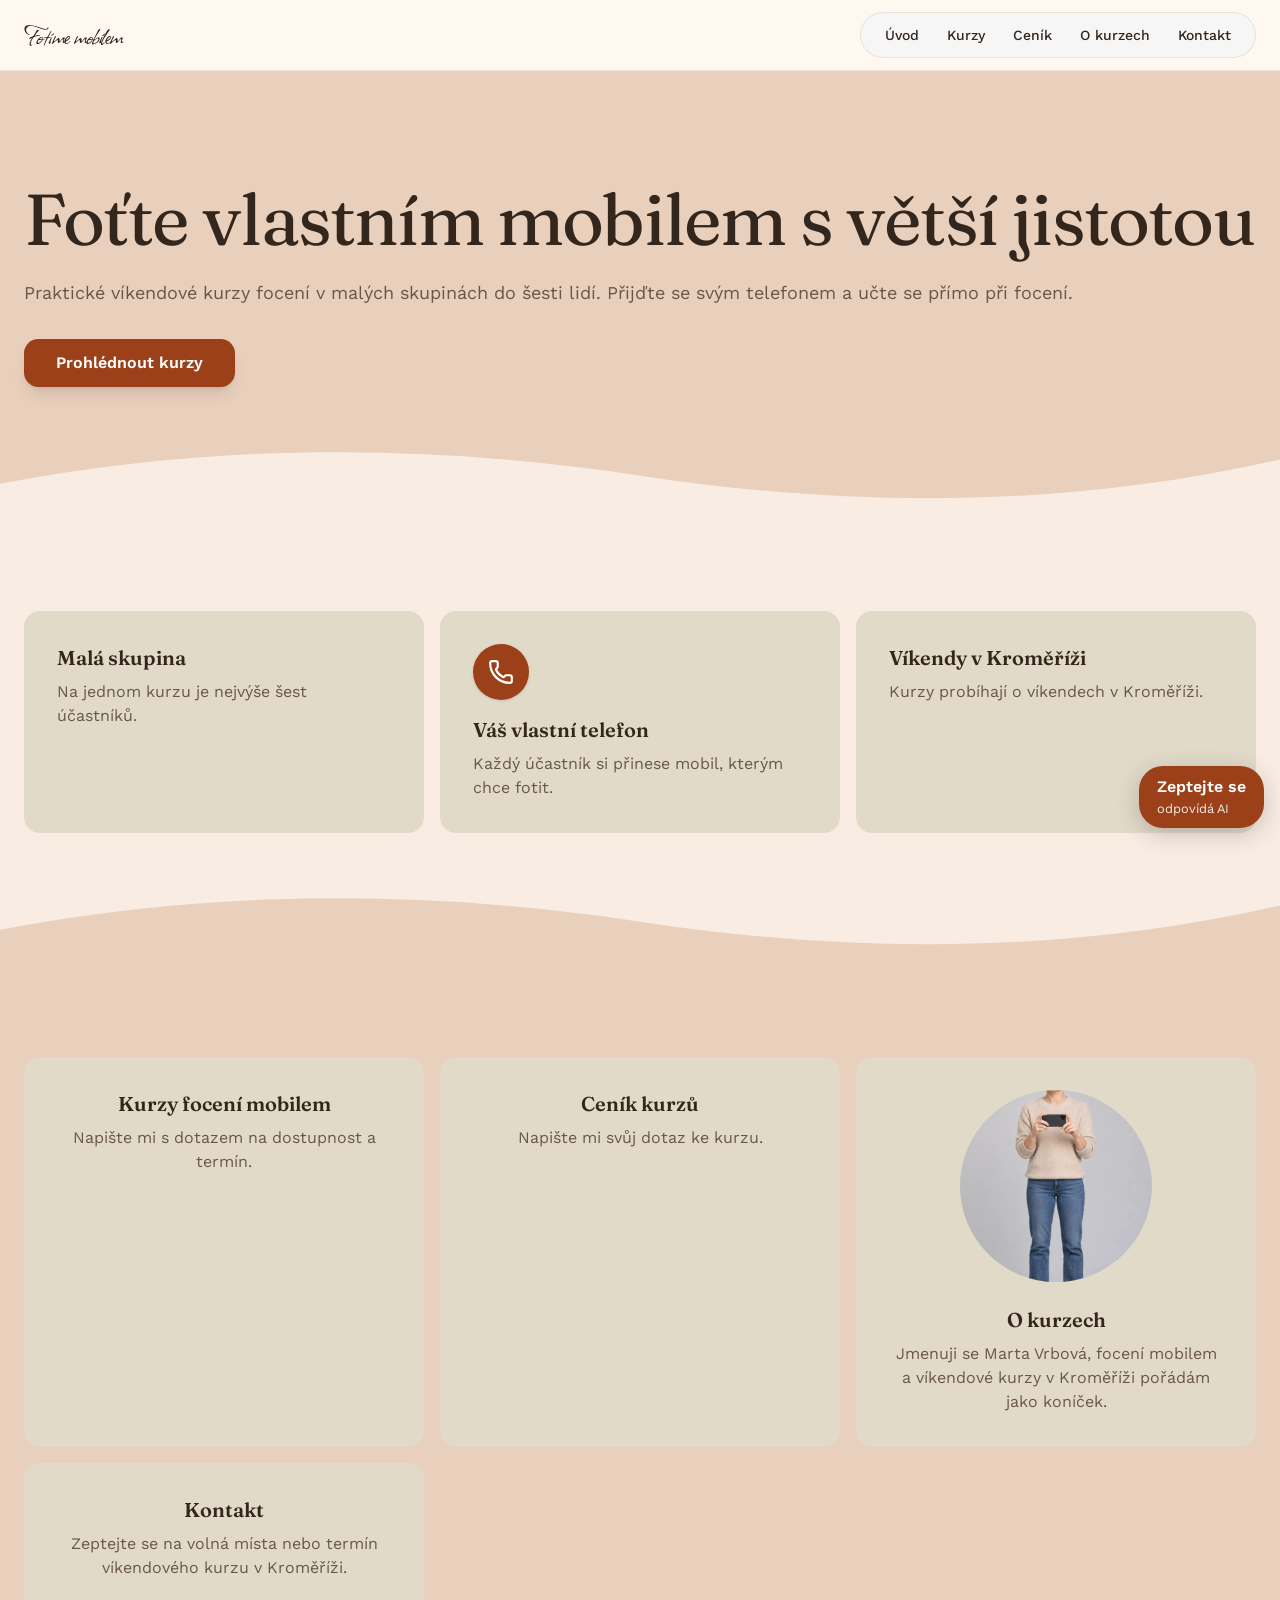
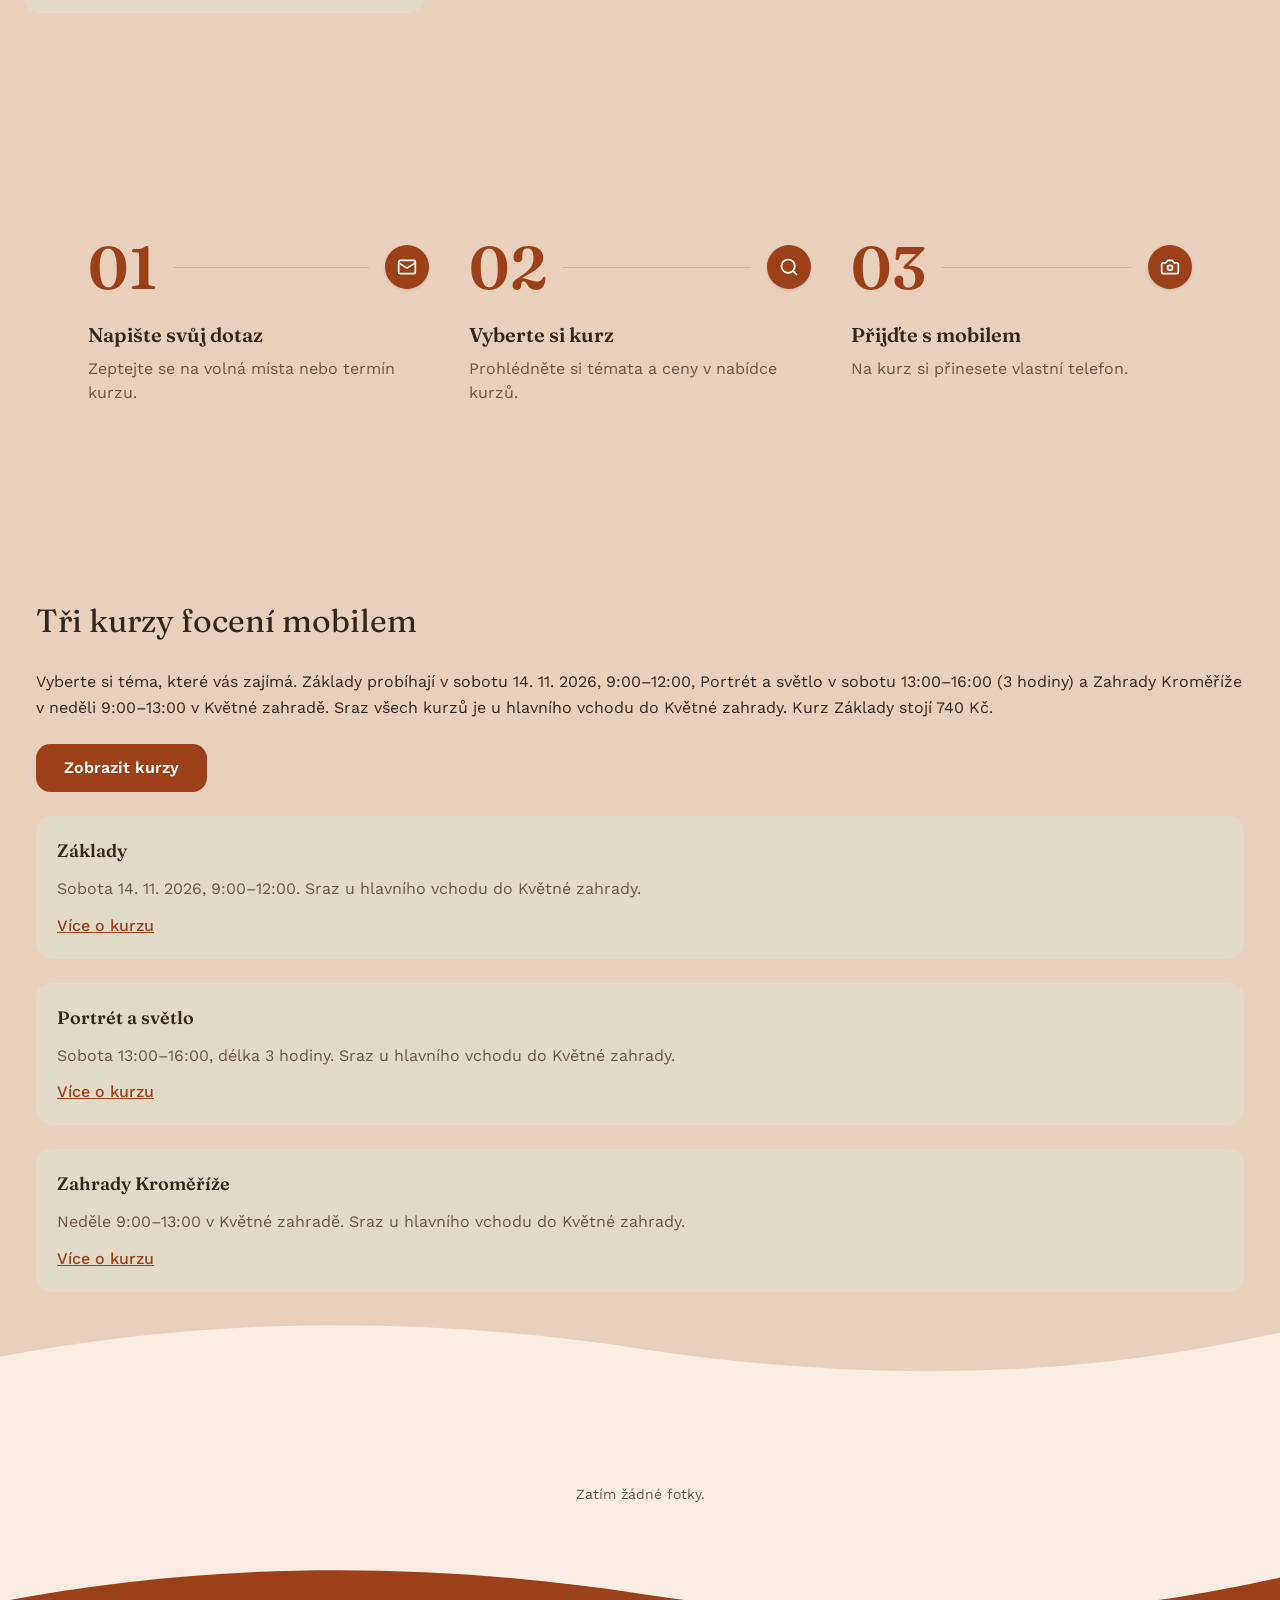
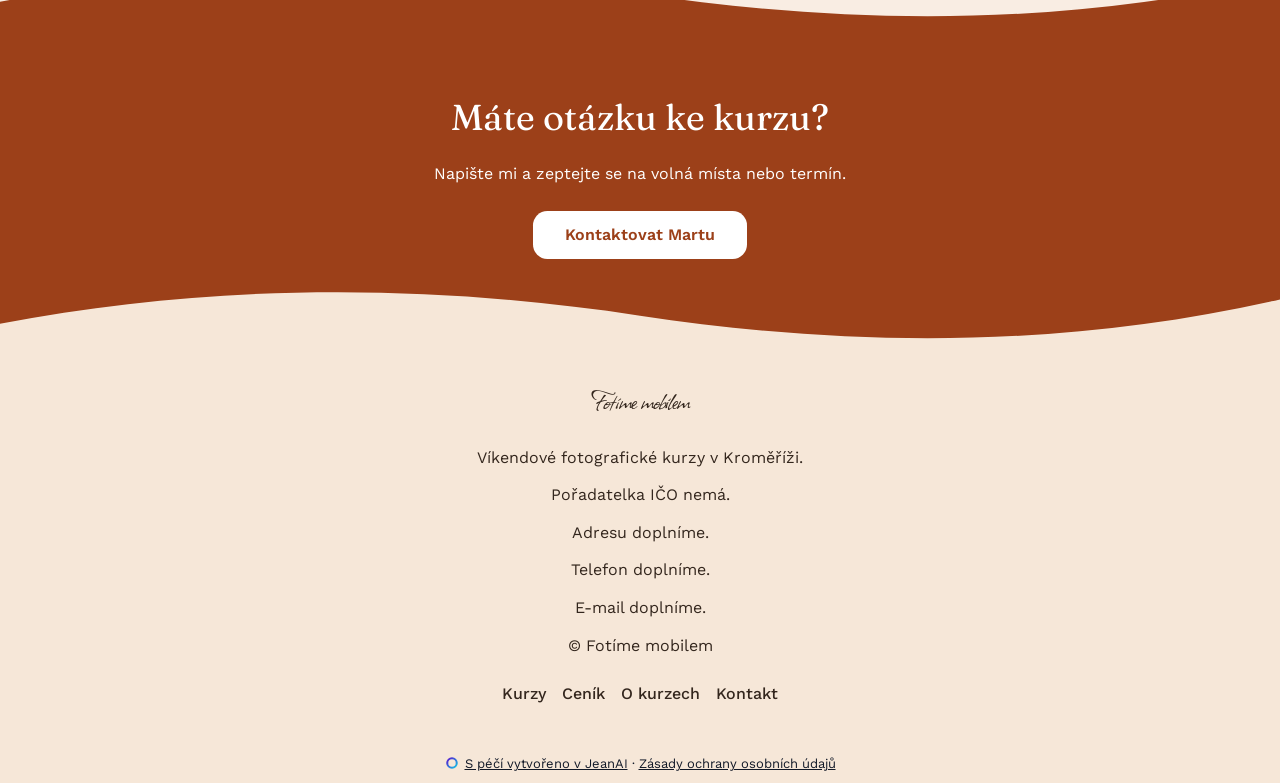
<file: index.html>
<!DOCTYPE html>
<html lang="cs">
  <head>
    <meta charset="UTF-8" />
    <meta name="viewport" content="width=device-width, initial-scale=1.0" />
    <meta name="description" content="Praktické víkendové kurzy focení vlastním mobilem v Kroměříži. Malé skupiny do šesti lidí a tři kurzy od 690 Kč." />
    <meta property="og:title" content="Fotíme mobilem" />
    <meta property="og:description" content="Praktické víkendové kurzy focení vlastním mobilem v Kroměříži. Malé skupiny do šesti lidí a tři kurzy od 690 Kč." />
    <meta property="og:type" content="website" />
    <meta property="og:locale" content="cs" />
    <meta property="og:url" content="https://fotime-mobilem.netlify.app" />
    <meta name="twitter:card" content="summary" />
    <meta name="twitter:title" content="Fotíme mobilem" />
    <meta name="twitter:description" content="Praktické víkendové kurzy focení vlastním mobilem v Kroměříži. Malé skupiny do šesti lidí a tři kurzy od 690 Kč." />
    <link rel="canonical" href="https://fotime-mobilem.netlify.app" />
    <script type="application/ld+json">{"@context":"https://schema.org","@graph":[{"@type":"Organization","name":"Fotíme mobilem","url":"https://fotime-mobilem.netlify.app"}]}</script>
    <title>Fotíme mobilem</title>
    <link rel="stylesheet" href="/assets/utilities.css" />
    <link rel="stylesheet" href="/styles.css" />
  </head>
  <body>
    <div class="jean-site-shell" data-jean-motion="off" style="min-height:100vh;display:flex;flex-direction:column">
    <header data-jean-burger="{&quot;panelCss&quot;:&quot;background:#FFF8F0;border-color:color-mix(in srgb, #33261D 10%, transparent)&quot;,&quot;linkCss&quot;:&quot;color:#33261D&quot;,&quot;links&quot;:[{&quot;href&quot;:&quot;/&quot;,&quot;label&quot;:&quot;Úvod&quot;},{&quot;href&quot;:&quot;/kurzy.html#section_kurzy&quot;,&quot;label&quot;:&quot;Kurzy&quot;},{&quot;href&quot;:&quot;/cenik.html#section_cenik&quot;,&quot;label&quot;:&quot;Ceník&quot;},{&quot;href&quot;:&quot;/o-kurzech.html#section_o-kurzech&quot;,&quot;label&quot;:&quot;O kurzech&quot;},{&quot;href&quot;:&quot;/kontakt.html#section_kontakt&quot;,&quot;label&quot;:&quot;Kontakt&quot;}],&quot;cta&quot;:null,&quot;mobileOnly&quot;:true}" class="sticky top-0 z-50" style="background-color:var(--color-bg);border-bottom:1px solid var(--color-line)" id="section_header" data-section-id="section_header" data-section-type="header">
      <div class="max-w-7xl mx-auto px-6 py-3 flex items-center justify-between gap-8">
        <span class="inline-flex items-center gap-3 flex-shrink-0"><span class="text-xl tracking-tight flex-shrink-0" data-block-id="block_brand" data-block-type="text.heading" style="color:var(--color-text);font-family:'Allison', var(--font-heading);font-weight:400;font-size:1.875rem">Fotíme mobilem</span></span>
        <nav class="hidden md:flex items-center gap-1 px-3 py-1.5 rounded-full" style="background-color:var(--color-nav);border:1px solid var(--color-nav-border)" data-block-id="block_navigation" data-block-type="nav_links">
          <a href="/" class="text-sm font-medium px-3 py-1.5 rounded-full hover:opacity-70 transition-opacity" style="color:var(--color-text)">Úvod</a>
          <a href="/kurzy.html#section_kurzy" class="text-sm font-medium px-3 py-1.5 rounded-full hover:opacity-70 transition-opacity" style="color:var(--color-text)">Kurzy</a>
          <a href="/cenik.html#section_cenik" class="text-sm font-medium px-3 py-1.5 rounded-full hover:opacity-70 transition-opacity" style="color:var(--color-text)">Ceník</a>
          <a href="/o-kurzech.html#section_o-kurzech" class="text-sm font-medium px-3 py-1.5 rounded-full hover:opacity-70 transition-opacity" style="color:var(--color-text)">O kurzech</a>
          <a href="/kontakt.html#section_kontakt" class="text-sm font-medium px-3 py-1.5 rounded-full hover:opacity-70 transition-opacity" style="color:var(--color-text)">Kontakt</a>
        </nav>
        
        <button type="button" aria-expanded="false" aria-controls="jean-header-menu" aria-label="Menu" class="md:hidden inline-flex flex-col justify-center items-center gap-1.5 w-11 h-11 -mr-2 flex-shrink-0 cursor-pointer bg-transparent border-0">
          <span style="width:20px;height:2px;background-color:var(--color-text);display:block;transition:transform .2s;transform:none"></span>
          <span style="width:20px;height:2px;background-color:var(--color-text);display:block;opacity:1;transition:opacity .2s"></span>
          <span style="width:20px;height:2px;background-color:var(--color-text);display:block;transition:transform .2s;transform:none"></span>
        </button>
      </div>
      
    </header>
    <section class=" jean-scroll-stage jean-hero-stage py-20 lg:py-28 relative overflow-hidden" data-jean-parallax-root="hero" style="background-color:var(--color-surface-strong)" data-jean-edge-below="1" id="section_hero" data-section-id="section_hero" data-section-type="hero">

      <div class="jean-hero-shell">
        <div class="relative z-10 max-w-7xl mx-auto px-6 flex flex-col lg:flex-row items-center gap-12 w-full">
        <div class="flex-1 jean-panel-sticky jean-motion-layer jean-parallax-subtle" data-jean-reveal="true">
          <h1 class="text-5xl lg:text-7xl tracking-tight" data-block-id="block_hero_heading" data-block-type="text.heading" style="color:var(--color-text);font-family:var(--font-heading);font-weight:400">Foťte vlastním mobilem s větší jistotou</h1>
          <p class="mt-6 text-lg" data-block-id="block_hero_intro" data-block-type="text.paragraph" style="color:var(--color-muted);font-family:var(--font-body);font-weight:400">Praktické víkendové kurzy focení v malých skupinách do šesti lidí. Přijďte se svým telefonem a učte se přímo při focení.</p>
          <div class="mt-8"><a href="/kurzy#section_kurzy" class=" inline-block px-8 py-3 font-semibold shadow-lg" data-block-id="block_hero_courses" data-block-type="button" style="border-radius:0.9rem;color:var(--color-on-primary, #fff);background-color:var(--color-primary);border:none">Prohlédnout kurzy</a></div>
        </div>
        
        </div>
      </div>
    </section>
    <div id="section_uvod" class="jean-motion-layer" data-jean-reveal="true" data-section-id="section_uvod" data-section-type="features" data-jean-edge-above="wave" data-jean-edge-below="1">
    <section class="py-20 lg:py-28 jean-scroll-stage jean-section-shell" data-jean-parallax-root="features" style="background-color:var(--color-bg-alt)">
      <div class="max-w-7xl mx-auto px-6 ">
        
        
        <div class="jean-stagger-grid grid grid-cols-1 md:grid-cols-2 lg:grid-cols-3 gap-6 items-stretch">
          <div class="group jean-card-filled p-8 rounded-2xl h-full flex flex-col jean-motion-layer jean-stagger-card jean-parallax-up" data-jean-reveal="true" data-block-id="block_mala_skupina" data-block-type="card" style="transition-delay:0s">
            
            
            <h3 class="text-xl font-semibold mb-2" style="color:var(--color-text)">Malá skupina</h3>
            <p style="color:var(--color-muted)">Na jednom kurzu je nejvýše šest účastníků.</p>
          </div>
          <div class="group jean-card-filled p-8 rounded-2xl h-full flex flex-col jean-motion-layer jean-stagger-card jean-parallax-down" data-jean-reveal="true" data-block-id="block_vlastni_telefon" data-block-type="card" style="transition-delay:0.08s">
            
            <div class="w-14 h-14 rounded-full flex items-center justify-center mb-4" style="background-color:var(--color-primary);color:var(--color-on-primary, #fff);box-shadow:0 1px 3px rgba(15,23,42,0.14)"><svg xmlns="http://www.w3.org/2000/svg" class="lucide lucide-phone" width="26" height="26" viewBox="0 0 24 24" fill="none" stroke="currentColor" stroke-width="2" stroke-linecap="round" stroke-linejoin="round" aria-hidden="true"><path d="M13.832 16.568a1 1 0 0 0 1.213-.303l.355-.465A2 2 0 0 1 17 15h3a2 2 0 0 1 2 2v3a2 2 0 0 1-2 2A18 18 0 0 1 2 4a2 2 0 0 1 2-2h3a2 2 0 0 1 2 2v3a2 2 0 0 1-.8 1.6l-.468.351a1 1 0 0 0-.292 1.233 14 14 0 0 0 6.392 6.384" /></svg></div>
            <h3 class="text-xl font-semibold mb-2" style="color:var(--color-text)">Váš vlastní telefon</h3>
            <p style="color:var(--color-muted)">Každý účastník si přinese mobil, kterým chce fotit.</p>
          </div>
          <div class="group jean-card-filled p-8 rounded-2xl h-full flex flex-col jean-motion-layer jean-stagger-card jean-parallax-up" data-jean-reveal="true" data-block-id="block_vikend" data-block-type="card" style="transition-delay:0.16s">
            
            
            <h3 class="text-xl font-semibold mb-2" style="color:var(--color-text)">Víkendy v Kroměříži</h3>
            <p style="color:var(--color-muted)">Kurzy probíhají o víkendech v Kroměříži.</p>
          </div>
        </div>
      </div>
    </section>
    </div>
    <div class="jean-motion-layer jean-page-doors" data-jean-reveal="true" data-jean-edge-above="wave">
    <section class="py-20 lg:py-28 jean-scroll-stage jean-section-shell" data-jean-parallax-root="features" style="background-color:var(--color-surface-strong)">
      <div class="max-w-7xl mx-auto px-6 ">
        
        
        <div class="jean-stagger-grid grid grid-cols-1 md:grid-cols-2 lg:grid-cols-3 gap-8 ">
          <a href="/kurzy.html" class="group jean-card-filled p-8 rounded-2xl h-full flex flex-col items-center text-center jean-card-link jean-motion-layer jean-stagger-card jean-parallax-up" data-jean-reveal="true" style="transition-delay:0s">
            
            
            <h3 class="text-xl font-semibold mb-2" style="color:var(--color-text)">Kurzy focení mobilem</h3>
            <p style="color:var(--color-muted)">Napište mi s dotazem na dostupnost a termín.</p>
          </a>
          <a href="/cenik.html" class="group jean-card-filled p-8 rounded-2xl h-full flex flex-col items-center text-center jean-card-link jean-motion-layer jean-stagger-card jean-parallax-down" data-jean-reveal="true" style="transition-delay:0.08s">
            
            
            <h3 class="text-xl font-semibold mb-2" style="color:var(--color-text)">Ceník kurzů</h3>
            <p style="color:var(--color-muted)">Napište mi svůj dotaz ke kurzu.</p>
          </a>
          <a href="/o-kurzech.html" class="group jean-card-filled p-8 rounded-2xl h-full flex flex-col items-center text-center jean-card-link jean-motion-layer jean-stagger-card jean-parallax-up" data-jean-reveal="true" style="transition-delay:0.16s">
            <div class="jean-card-circle mx-auto mb-6 overflow-hidden rounded-full aspect-square w-48 max-w-full shrink-0" style="background-color:var(--color-image-placeholder)"><img src="/images/photo-1-960.webp" alt="Fotíme mobilem" class="" style="width:100%;height:100%;object-fit:cover;object-position:center center;display:block" srcset="/images/photo-1-480.webp 480w, /images/photo-1-960.webp 960w, /images/photo-1-1600.webp 1024w" data-jean-full="/images/photo-1-1600.webp" fetchpriority="high" sizes="100vw" decoding="async"></div>
            
            <h3 class="text-xl font-semibold mb-2" style="color:var(--color-text)">O kurzech</h3>
            <p style="color:var(--color-muted)">Jmenuji se Marta Vrbová, focení mobilem a víkendové kurzy v Kroměříži pořádám jako koníček.</p>
          </a>
          <a href="/kontakt.html" class="group jean-card-filled p-8 rounded-2xl h-full flex flex-col items-center text-center jean-card-link jean-motion-layer jean-stagger-card jean-parallax-down" data-jean-reveal="true" style="transition-delay:0.24s">
            
            
            <h3 class="text-xl font-semibold mb-2" style="color:var(--color-text)">Kontakt</h3>
            <p style="color:var(--color-muted)">Zeptejte se na volná místa nebo termín víkendového kurzu v Kroměříži.</p>
          </a>
        </div>
      </div>
    </section>
    </div>
    <div id="section_jak_kurz_probiha" class="jean-motion-layer" data-jean-reveal="true" data-section-id="section_jak_kurz_probiha" data-section-type="how_it_works" data-jean-edge-below="1">
    <section class="py-20 lg:py-28 jean-section-shell" data-jean-steps="numbered" style="background-color:var(--color-surface-strong)">
      <div class="max-w-6xl mx-auto px-6">
        
        
        <div class="jean-stagger-grid grid grid-cols-1 md:grid-cols-2 lg:grid-cols-3" style="column-gap:2.5rem;row-gap:3rem"><article class="jean-step flex flex-col jean-motion-layer jean-stagger-card jean-parallax-up" data-jean-reveal="true" data-block-id="block_krok_dotaz" data-block-type="card" style="transition-delay:0s">
            <div class="flex items-center gap-4 mb-6">
              <span class="text-5xl lg:text-6xl font-semibold leading-none" aria-hidden="true" data-jean-step-numeral="true" style="color:var(--color-primary);font-family:var(--font-heading);font-variant-numeric:tabular-nums">01</span>
              <span class="flex-1" aria-hidden="true" data-jean-step-rule="true" style="height:1px;background-color:var(--color-line-strong)"></span>
              <span class="w-11 h-11 rounded-full flex items-center justify-center shrink-0" style="background-color:var(--color-primary);color:var(--color-on-primary, #fff);box-shadow:0 1px 3px rgba(15,23,42,0.14)"><svg xmlns="http://www.w3.org/2000/svg" class="lucide lucide-mail" width="20" height="20" viewBox="0 0 24 24" fill="none" stroke="currentColor" stroke-width="2" stroke-linecap="round" stroke-linejoin="round" aria-hidden="true"><path d="m22 7-8.991 5.727a2 2 0 0 1-2.009 0L2 7" /> <rect x="2" y="4" width="20" height="16" rx="2" /></svg></span>
            </div>
            <h3 class="text-xl font-semibold mb-2" style="color:var(--color-text)">Napište svůj dotaz</h3><p style="color:var(--color-muted)">Zeptejte se na volná místa nebo termín kurzu.</p>
          </article>
          <article class="jean-step flex flex-col jean-motion-layer jean-stagger-card jean-parallax-down" data-jean-reveal="true" data-block-id="block_krok_vyber" data-block-type="card" style="transition-delay:0.08s">
            <div class="flex items-center gap-4 mb-6">
              <span class="text-5xl lg:text-6xl font-semibold leading-none" aria-hidden="true" data-jean-step-numeral="true" style="color:var(--color-primary);font-family:var(--font-heading);font-variant-numeric:tabular-nums">02</span>
              <span class="flex-1" aria-hidden="true" data-jean-step-rule="true" style="height:1px;background-color:var(--color-line-strong)"></span>
              <span class="w-11 h-11 rounded-full flex items-center justify-center shrink-0" style="background-color:var(--color-primary);color:var(--color-on-primary, #fff);box-shadow:0 1px 3px rgba(15,23,42,0.14)"><svg xmlns="http://www.w3.org/2000/svg" class="lucide lucide-search" width="20" height="20" viewBox="0 0 24 24" fill="none" stroke="currentColor" stroke-width="2" stroke-linecap="round" stroke-linejoin="round" aria-hidden="true"><path d="m21 21-4.34-4.34" /> <circle cx="11" cy="11" r="8" /></svg></span>
            </div>
            <h3 class="text-xl font-semibold mb-2" style="color:var(--color-text)">Vyberte si kurz</h3><p style="color:var(--color-muted)">Prohlédněte si témata a ceny v nabídce kurzů.</p>
          </article>
          <article class="jean-step flex flex-col jean-motion-layer jean-stagger-card jean-parallax-up" data-jean-reveal="true" data-block-id="block_krok_telefon" data-block-type="card" style="transition-delay:0.16s">
            <div class="flex items-center gap-4 mb-6">
              <span class="text-5xl lg:text-6xl font-semibold leading-none" aria-hidden="true" data-jean-step-numeral="true" style="color:var(--color-primary);font-family:var(--font-heading);font-variant-numeric:tabular-nums">03</span>
              <span class="flex-1" aria-hidden="true" data-jean-step-rule="true" style="height:1px;background-color:var(--color-line-strong)"></span>
              <span class="w-11 h-11 rounded-full flex items-center justify-center shrink-0" style="background-color:var(--color-primary);color:var(--color-on-primary, #fff);box-shadow:0 1px 3px rgba(15,23,42,0.14)"><svg xmlns="http://www.w3.org/2000/svg" class="lucide lucide-camera" width="20" height="20" viewBox="0 0 24 24" fill="none" stroke="currentColor" stroke-width="2" stroke-linecap="round" stroke-linejoin="round" aria-hidden="true"><path d="M14.5 4h-5L7 7H4a2 2 0 0 0-2 2v9a2 2 0 0 0 2 2h16a2 2 0 0 0 2-2V9a2 2 0 0 0-2-2h-3l-2.5-3z" /> <circle cx="12" cy="13" r="3" /></svg></span>
            </div>
            <h3 class="text-xl font-semibold mb-2" style="color:var(--color-text)">Přijďte s mobilem</h3><p style="color:var(--color-muted)">Na kurz si přinesete vlastní telefon.</p>
          </article></div>
        
      </div>
    </section>
    </div>
    <div id="section_nabidka" class="jean-motion-layer" data-jean-reveal="true" data-section-id="section_nabidka" data-section-type="content_group" data-jean-edge-above="wave" data-jean-edge-below="1">
    <section class="py-16 lg:py-20 jean-section-shell" style="background-color:var(--color-surface-strong)">
      <div class="jean-rhythm-wide mx-auto px-6 flex flex-col gap-6">
        <div><h2 data-block-id="block_nabidka_heading" data-block-type="text.heading" style="font-size:2rem;font-weight:400;color:var(--color-text)">Tři kurzy focení mobilem</h2></div>
        <div><p data-block-id="block_nabidka_text" data-block-type="text.paragraph" style="color:var(--color-text);line-height:1.6;font-weight:400">Vyberte si téma, které vás zajímá. Základy probíhají v sobotu 14. 11. 2026, 9:00–12:00, Portrét a světlo v sobotu 13:00–16:00 (3 hodiny) a Zahrady Kroměříže v neděli 9:00–13:00 v Květné zahradě. Sraz všech kurzů je u hlavního vchodu do Květné zahrady. Kurz Základy stojí 740 Kč.</p></div>
        <div><div data-block-id="block_nabidka_button" data-block-type="button"><a href="/kurzy#section_kurzy" style="display:inline-block;padding:.75rem 1.75rem;font-weight:600;border-radius:0.9rem;color:var(--color-on-primary, #fff);background:var(--color-primary);border:none">Zobrazit kurzy</a></div></div>
        <div><div data-block-id="block_nabidka_kurz_zaklady" data-block-type="card" style="padding:1.25rem;border-radius:16px;border:1px solid transparent;background:var(--color-card-strong);color:var(--color-text);display:grid;gap:.75rem"><h3 style="font-size:1.125rem;font-weight:600;margin:0;color:var(--color-text)">Základy</h3><p style="margin:0;color:var(--color-muted);opacity:1;line-height:1.6">Sobota 14. 11. 2026, 9:00–12:00. Sraz u hlavního vchodu do Květné zahrady.</p><div style="display:flex;flex-wrap:wrap;gap:.75rem;align-items:center"><a href="/kurzy#section_kurzy" style="color:var(--color-primary);font-weight:500;text-decoration:underline">Více o kurzu</a></div></div></div>
        <div><div data-block-id="block_nabidka_kurz_portret" data-block-type="card" style="padding:1.25rem;border-radius:16px;border:1px solid transparent;background:var(--color-card-strong);color:var(--color-text);display:grid;gap:.75rem"><h3 style="font-size:1.125rem;font-weight:600;margin:0;color:var(--color-text)">Portrét a světlo</h3><p style="margin:0;color:var(--color-muted);opacity:1;line-height:1.6">Sobota 13:00–16:00, délka 3 hodiny. Sraz u hlavního vchodu do Květné zahrady.</p><div style="display:flex;flex-wrap:wrap;gap:.75rem;align-items:center"><a href="/kurzy#section_kurzy" style="color:var(--color-primary);font-weight:500;text-decoration:underline">Více o kurzu</a></div></div></div>
        <div><div data-block-id="block_nabidka_kurz_zahrady" data-block-type="card" style="padding:1.25rem;border-radius:16px;border:1px solid transparent;background:var(--color-card-strong);color:var(--color-text);display:grid;gap:.75rem"><h3 style="font-size:1.125rem;font-weight:600;margin:0;color:var(--color-text)">Zahrady Kroměříže</h3><p style="margin:0;color:var(--color-muted);opacity:1;line-height:1.6">Neděle 9:00–13:00 v Květné zahradě. Sraz u hlavního vchodu do Květné zahrady.</p><div style="display:flex;flex-wrap:wrap;gap:.75rem;align-items:center"><a href="/kurzy#section_kurzy" style="color:var(--color-primary);font-weight:500;text-decoration:underline">Více o kurzu</a></div></div></div>
      </div>
    </section>
    </div>
    <div class="jean-motion-layer" data-jean-reveal="true" data-jean-edge-above="wave" data-jean-edge-below="1" id="section_gallery" data-section-id="section_gallery" data-section-type="gallery">
    <section class="py-20 lg:py-28 jean-section-shell " style="background-color:var(--color-bg-alt)">
      <div class="max-w-7xl mx-auto px-6">
        <div class="jean-widget jean-widget--gallery" data-jean-capability="gallery" data-jean-columns="2"><p class="jean-widget-empty">Zatím žádné fotky.</p></div>
      </div>
    </section>
    </div>
    <div id="section_cta_banner" class="jean-motion-layer" data-jean-reveal="true" data-section-id="section_cta_banner" data-section-type="cta_banner" data-jean-edge-above="wave" data-jean-edge-below="1">
    <section class="py-16 lg:py-20" style="background:var(--color-primary)">
      <div class="max-w-4xl mx-auto px-6 text-center">
        <h2 class="text-3xl lg:text-4xl font-bold mb-6" data-block-id="block_cta_heading" data-block-type="text.heading" style="color:var(--color-on-primary, #fff)">Máte otázku ke kurzu?</h2>
        <div class="jean-on-primary mb-6 flex flex-col gap-3"><div><p data-block-id="block_cta_text" data-block-type="text.paragraph" style="color:var(--color-text);line-height:1.6;font-weight:400">Napište mi a zeptejte se na volná místa nebo termín.</p></div></div>
        <a href="/kontakt#section_kontakt" class="inline-block px-8 py-3 font-semibold" data-block-id="block_cta_button" data-block-type="button" style="border-radius:0.9rem;color:var(--color-primary);background-color:var(--color-on-primary, #fff);border:none">Kontaktovat Martu</a>
      </div>
    </section>
    </div>
    <footer class="py-10 mt-auto" style="background-color:#F6E7D8" data-jean-edge-above="wave" id="section_footer" data-section-id="section_footer" data-section-type="footer">
      <div class="max-w-7xl mx-auto px-6 flex flex-col gap-6">
        <div class="text-center"><span class="text-xl font-bold tracking-tight" data-block-id="block_footer_brand" data-block-type="text.heading" style="color:var(--color-text);font-family:'Allison', var(--font-heading);font-weight:400;font-size:1.875rem">Fotíme mobilem</span></div>
        <div class="text-center max-w-3xl mx-auto flex flex-col gap-3"><div><p data-block-id="block_footer_location" data-block-type="text.paragraph" style="color:var(--color-text);line-height:1.6;font-weight:400">Víkendové fotografické kurzy v Kroměříži.</p></div>
          <div><p data-block-id="block_footer_ico" data-block-type="text.paragraph" style="color:var(--color-text);line-height:1.6;font-weight:400">Pořadatelka IČO nemá.</p></div>
          <div><p data-block-id="block_footer_address" data-block-type="text.paragraph" style="color:var(--color-text);line-height:1.6;font-weight:400">Adresu doplníme.</p></div>
          <div><p data-block-id="block_footer_phone" data-block-type="text.paragraph" style="color:var(--color-text);line-height:1.6;font-weight:400">Telefon doplníme.</p></div>
          <div><p data-block-id="block_footer_email" data-block-type="text.paragraph" style="color:var(--color-text);line-height:1.6;font-weight:400">E-mail doplníme.</p></div>
          <div><p data-block-id="block_footer_copyright" data-block-type="text.paragraph" style="color:var(--color-text);line-height:1.6;font-weight:400">© Fotíme mobilem</p></div></div>
        <div class="flex flex-col items-center gap-3"><div><nav data-block-id="block_footer_nav" data-block-type="nav_links" style="display:flex;flex-wrap:wrap;justify-content:center;gap:1rem"><a href="/kurzy#section_kurzy" style="color:var(--color-text);font-weight:500">Kurzy</a><a href="/cenik#section_cenik" style="color:var(--color-text);font-weight:500">Ceník</a><a href="/o-kurzech#section_o-kurzech" style="color:var(--color-text);font-weight:500">O kurzech</a><a href="/kontakt#section_kontakt" style="color:var(--color-text);font-weight:500">Kontakt</a></nav></div></div>
        
        
      </div>
    </footer><div data-jean-identification="1" aria-label="Údaje o provozovateli" style="background:#F6E7D8!important;color:#111827!important;font-family:var(--font-body, ui-sans-serif), system-ui, -apple-system, sans-serif;font-size:13px!important;line-height:1.6!important;padding:8px 16px;text-align:center;word-break:break-word;display:block!important;visibility:visible!important;opacity:1!important;position:static!important;height:auto!important;max-height:none!important;overflow:visible!important;clip-path:none!important;transform:none!important;content-visibility:visible!important"><span style="display:block!important;visibility:visible!important;opacity:1!important;color:inherit!important;font-size:13px!important;line-height:1.6!important;position:static!important;height:auto!important;max-height:none!important;overflow:visible!important;clip-path:none!important;transform:none!important;text-indent:0!important;letter-spacing:normal!important;word-spacing:normal!important;content-visibility:visible!important"><a href="https://jeanai.cz" rel="noopener" style="display:inline!important;text-decoration:underline;visibility:visible!important;opacity:1!important;color:inherit!important;font-size:13px!important;line-height:1.6!important;position:static!important;height:auto!important;max-height:none!important;overflow:visible!important;clip-path:none!important;transform:none!important;text-indent:0!important;letter-spacing:normal!important;word-spacing:normal!important;content-visibility:visible!important"><svg aria-hidden="true" focusable="false" width="14" height="14" viewBox="0 0 128 128" style="display:inline-block!important;visibility:visible!important;opacity:1!important;width:14px!important;height:14px!important;vertical-align:-2px;margin-right:6px"><defs><linearGradient id="jean-mark-ring" x1="0" y1="0" x2="1" y2="1"><stop offset="0" stop-color="#5814cf"/><stop offset="1" stop-color="#12c9e6"/></linearGradient></defs><circle cx="64" cy="64" r="43.5" fill="none" stroke="url(#jean-mark-ring)" stroke-width="19"/></svg>S péčí vytvořeno v JeanAI</a> · <a href="/soukromi.html" style="display:inline!important;text-decoration:underline;visibility:visible!important;opacity:1!important;color:inherit!important;font-size:13px!important;line-height:1.6!important;position:static!important;height:auto!important;max-height:none!important;overflow:visible!important;clip-path:none!important;transform:none!important;text-indent:0!important;letter-spacing:normal!important;word-spacing:normal!important;content-visibility:visible!important">Zásady ochrany osobních údajů</a></span></div>
    </div>
    <script>
(function () {
  "use strict";

  function styled(tag, css) {
    var el = document.createElement(tag);
    el.style.cssText = css;
    return el;
  }

  // ── gallery lightbox — parity with the React modal, clicks only ──
  var galleries = document.querySelectorAll('[data-jean-lightbox]');
  for (var g = 0; g < galleries.length; g += 1) (function (sectionEl) {
    var figures = sectionEl.querySelectorAll('figure');
    var managedMount = sectionEl.getAttribute('data-jean-lightbox') === 'managed';
    if (figures.length === 0 && !managedMount) return;
    var items = [];
    for (var i = 0; i < figures.length; i += 1) {
      var img = figures[i].querySelector('img');
      items.push({
        src: img ? (img.getAttribute('data-jean-full') || img.getAttribute('src') || '') : '',
        alt: img ? (img.getAttribute('alt') || '') : '',
      });
    }

    var idx = -1;
    var overlay = null;
    var imgEl = null;
    var counterEl = null;

    function close() {
      if (overlay && overlay.parentNode) overlay.parentNode.removeChild(overlay);
      overlay = null;
      idx = -1;
    }
    function show(next) {
      idx = Math.max(0, Math.min(items.length - 1, next));
      imgEl.src = items[idx].src;
      imgEl.alt = items[idx].alt;
      counterEl.textContent = (idx + 1) + ' / ' + items.length;
    }
    function navButton(placementCss, text, onClick) {
      var btn = styled('button', 'position:absolute;' + placementCss + ';padding:0.75rem;border-radius:9999px;background:rgba(255,255,255,0.15);color:#fff;border:none;cursor:pointer');
      btn.type = 'button';
      btn.textContent = text;
      btn.addEventListener('click', function (e) { e.stopPropagation(); onClick(); });
      return btn;
    }
    function open(start) {
      overlay = styled('div', 'position:fixed;inset:0;z-index:100;display:flex;align-items:center;justify-content:center;background:rgba(0,0,0,0.92)');
      overlay.addEventListener('click', close);
      var wrap = styled('div', 'position:relative');
      wrap.addEventListener('click', function (e) { e.stopPropagation(); });
      imgEl = styled('img', 'max-height:85vh;max-width:90vw;border-radius:0.75rem;object-fit:contain;box-shadow:0 25px 50px rgba(0,0,0,0.5)');
      wrap.appendChild(imgEl);
      counterEl = styled('div', 'position:absolute;bottom:1rem;left:50%;transform:translateX(-50%);font-size:0.875rem;color:rgba(255,255,255,0.7)');
      overlay.appendChild(wrap);
      overlay.appendChild(navButton('left:1rem;top:50%;transform:translateY(-50%);font-size:1.5rem', '\u2190', function () { show(idx - 1); }));
      overlay.appendChild(navButton('right:1rem;top:50%;transform:translateY(-50%);font-size:1.5rem', '\u2192', function () { show(idx + 1); }));
      overlay.appendChild(navButton('top:1rem;right:1rem;font-size:1.2rem;line-height:1', '\u00d7', close));
      overlay.appendChild(counterEl);
      document.body.appendChild(overlay);
      show(start);
    }

    // 8z56 W-2a — a MANAGED gallery's figures are its collection's, and the
    // live refresh replaces them after this runs: one delegate on the section,
    // the list read at the click, and a placeholder panel never opens.
    if (managedMount) {
      sectionEl.addEventListener('click', function (e) {
        var fig = e && e.target && e.target.closest ? e.target.closest('figure') : null;
        if (!fig || fig.closest('[data-jean-placeholder]')) return;
        var live = sectionEl.querySelectorAll('figure');
        var at = -1;
        items = [];
        for (var k = 0; k < live.length; k += 1) {
          if (live[k].closest('[data-jean-placeholder]')) continue;
          if (live[k] === fig) at = items.length;
          var liveImg = live[k].querySelector('img');
          items.push({
            src: liveImg ? (liveImg.getAttribute('data-jean-full') || liveImg.getAttribute('src') || '') : '',
            alt: liveImg ? (liveImg.getAttribute('alt') || '') : '',
          });
        }
        if (at >= 0) open(at);
      });
      return;
    }

    for (var f = 0; f < figures.length; f += 1) (function (fi) {
      figures[fi].addEventListener('click', function () { open(fi); });
    })(f);
  })(galleries[g]);

  // ── a picture that opens (8z46 QL-24a) ──
  // Bound to img[data-jean-image-open], which the renderer stamps on a picture
  // whose block or site says it opens. Never in the editor's canvas: the
  // overlay's own script is on that page (script[data-jean-overlay]) and a
  // click there selects the block, so the click is left to it.
  //
  // From the keyboard too (8z46 leftover, 8z50 run): the picture is in the Tab
  // order and opens on Enter or Space; the dialog takes the focus on its close
  // button and keeps Tab inside; closing it, any way, gives the focus back to
  // the picture that opened it. The canvas is asked at the moment of the key,
  // as at the click: its overlay script comes after this one on the page.
  var openables = document.querySelectorAll('img[data-jean-image-open]');
  if (openables.length > 0) (function () {
    var box = null;
    var boxImg = null;
    var boxCaption = null;
    var boxCounter = null;
    var boxClose = null;
    var opener = null;
    var group = [];
    var at = -1;

    function inEditorCanvas() {
      return typeof document.querySelector === 'function' && Boolean(document.querySelector('script[data-jean-overlay]'));
    }
    function sameSection(img) {
      var root = typeof img.closest === 'function' ? img.closest('[data-section-id]') : null;
      if (!root) return [img];
      var list = root.querySelectorAll('img[data-jean-image-open]');
      var out = [];
      for (var i = 0; i < list.length; i += 1) out.push(list[i]);
      return out.length ? out : [img];
    }
    function paint() {
      var img = group[at];
      boxImg.src = img.getAttribute('data-jean-full') || img.getAttribute('src') || '';
      boxImg.alt = img.getAttribute('alt') || '';
      boxCaption.textContent = boxImg.alt;
      boxCaption.style.display = boxImg.alt ? 'block' : 'none';
      if (boxCounter) boxCounter.textContent = (at + 1) + ' / ' + group.length;
    }
    function step(delta) {
      if (group.length < 2) return;
      at = (at + delta + group.length) % group.length;
      paint();
    }
    function inside(el) {
      for (var x = el; x; x = x.parentNode) if (x === box) return true;
      return false;
    }
    function keepTabInside(e) {
      var buttons = box.querySelectorAll('button');
      if (!buttons.length) return;
      var first = buttons[0];
      var last = buttons[buttons.length - 1];
      var active = document.activeElement;
      if (e.shiftKey ? (active === first || !inside(active)) : (active === last || !inside(active))) {
        if (typeof e.preventDefault === 'function') e.preventDefault();
        (e.shiftKey ? last : first).focus();
      }
    }
    function onKey(e) {
      if (!box) return;
      if (e.key === 'Escape') shut();
      else if (e.key === 'ArrowRight') step(1);
      else if (e.key === 'ArrowLeft') step(-1);
      else if (e.key === 'Tab') keepTabInside(e);
    }
    function shut() {
      if (box && box.parentNode) box.parentNode.removeChild(box);
      box = null;
      boxClose = null;
      at = -1;
      if (typeof document.removeEventListener === 'function') document.removeEventListener('keydown', onKey);
      var back = opener;
      opener = null;
      if (back && typeof back.focus === 'function') back.focus();
    }
    function control(placementCss, text, onClick) {
      var btn = styled('button', 'position:absolute;' + placementCss + ';padding:0.75rem;border-radius:9999px;background:rgba(255,255,255,0.15);color:#fff;border:none;cursor:pointer');
      btn.type = 'button';
      btn.textContent = text;
      btn.addEventListener('click', function (e) { e.stopPropagation(); onClick(); });
      return btn;
    }
    function open(img) {
      opener = img;
      group = sameSection(img);
      at = Math.max(0, group.indexOf(img));
      box = styled('div', 'position:fixed;inset:0;z-index:101;display:flex;flex-direction:column;align-items:center;justify-content:center;gap:1rem;padding:1.5rem;background:rgba(0,0,0,0.9);cursor:zoom-out');
      box.setAttribute('role', 'dialog');
      box.setAttribute('aria-modal', 'true');
      box.addEventListener('click', shut);
      boxImg = styled('img', 'max-height:80vh;max-width:92vw;border-radius:0.75rem;object-fit:contain;box-shadow:0 25px 50px rgba(0,0,0,0.5);cursor:default');
      boxImg.addEventListener('click', function (e) { e.stopPropagation(); });
      boxCaption = styled('p', 'margin:0;max-width:60rem;text-align:center;color:#fff;font-size:0.95rem;line-height:1.5');
      box.appendChild(boxImg);
      box.appendChild(boxCaption);
      boxCounter = null;
      if (group.length > 1) {
        boxCounter = styled('div', 'font-size:0.875rem;color:rgba(255,255,255,0.7)');
        box.appendChild(boxCounter);
        box.appendChild(control('left:1rem;top:50%;transform:translateY(-50%);font-size:1.5rem', '\u2190', function () { step(-1); }));
        box.appendChild(control('right:1rem;top:50%;transform:translateY(-50%);font-size:1.5rem', '\u2192', function () { step(1); }));
      }
      boxClose = control('top:1rem;right:1rem;font-size:1.2rem;line-height:1', '\u00d7', shut);
      box.appendChild(boxClose);
      document.body.appendChild(box);
      if (typeof document.addEventListener === 'function') document.addEventListener('keydown', onKey);
      paint();
      if (typeof boxClose.focus === 'function') boxClose.focus();
    }
    for (var o = 0; o < openables.length; o += 1) (function (img) {
      if (img.getAttribute('tabindex') === null) img.setAttribute('tabindex', '0');
      img.setAttribute('role', 'button');
      img.addEventListener('click', function (e) {
        if (inEditorCanvas()) return;
        if (e && e.defaultPrevented) return;
        open(img);
      });
      // Enter opens on the press, Space on the release, as a button does: the
      // focus moves onto the close button when it opens, and a Space released
      // there would click it shut again. A held Enter opens once (its repeats
      // would press the close button, then the picture, in turn), and Space
      // opens only on the release of a press that began on this picture.
      var spacePressed = false;
      img.addEventListener('keydown', function (e) {
        if (box || inEditorCanvas()) return;
        if (e.key !== 'Enter' && e.key !== ' ') return;
        if (typeof e.preventDefault === 'function') e.preventDefault();
        if (e.repeat) return;
        if (e.key === 'Enter') open(img);
        else spacePressed = true;
      });
      img.addEventListener('keyup', function (e) {
        if (e.key !== ' ') return;
        var pressedHere = spacePressed;
        spacePressed = false;
        if (!pressedHere || box || inEditorCanvas()) return;
        if (typeof e.preventDefault === 'function') e.preventDefault();
        open(img);
      });
    })(openables[o]);
  })();

  // ── paged menu — the pager the mount render froze on page one ──
  var menus = document.querySelectorAll('[data-jean-menu-paged]');
  for (var m = 0; m < menus.length; m += 1) (function (sectionEl) {
    var pages = sectionEl.querySelectorAll('[data-jean-menu-page]');
    if (pages.length === 0) return;

    var prev = null;
    var next = null;
    var nums = [];
    var buttons = sectionEl.querySelectorAll('button');
    for (var i = 0; i < buttons.length; i += 1) {
      var label = (buttons[i].textContent || '').trim();
      if (label === '\u2190') prev = buttons[i];
      else if (label === '\u2192') next = buttons[i];
      else if (/^[0-9]+$/.test(label)) nums.push(buttons[i]);
    }
    var counter = null;
    var divs = sectionEl.querySelectorAll('div');
    for (var d = 0; d < divs.length; d += 1) {
      if (/^[0-9]+ \/ [0-9]+$/.test((divs[d].textContent || '').trim()) && !divs[d].querySelector('div')) {
        counter = divs[d];
        break;
      }
    }

    var current = 0;
    for (var p0 = 0; p0 < pages.length; p0 += 1) {
      if (pages[p0].style.display !== 'none') { current = p0; break; }
    }

    function setPage(n) {
      current = Math.max(0, Math.min(pages.length - 1, n));
      for (var p = 0; p < pages.length; p += 1) {
        pages[p].style.display = p === current ? 'block' : 'none';
      }
      if (counter) counter.textContent = (current + 1) + ' / ' + pages.length;
      if (prev) { prev.disabled = current === 0; prev.style.opacity = current === 0 ? '0.5' : '1'; }
      if (next) { next.disabled = current === pages.length - 1; next.style.opacity = current === pages.length - 1 ? '0.5' : '1'; }
      for (var b = 0; b < nums.length; b += 1) {
        var active = b === current;
        nums[b].style.border = active ? '1px solid var(--color-primary)' : '1px solid var(--color-line)';
        nums[b].style.backgroundColor = active ? 'color-mix(in srgb, var(--color-primary) 12%, white)' : 'var(--color-surface)';
        nums[b].style.color = active ? 'var(--color-primary)' : 'var(--color-text)';
      }
    }

    if (prev) prev.addEventListener('click', function () { setPage(current - 1); });
    if (next) next.addEventListener('click', function () { setPage(current + 1); });
    for (var nb = 0; nb < nums.length; nb += 1) (function (k) {
      nums[k].addEventListener('click', function () { setPage(k); });
    })(nb);
  })(menus[m]);

  // ── burger header — the drawer the mount render never painted ──
  //
  // DELEGATED from the document on purpose (8z52 QC-4), rather than bound to
  // the buttons this script finds at load. The editor's canvas swaps a changed
  // section's markup in place (canvasMorph.ts), and a listener left on the
  // button that was there at load sits on a node the page no longer holds: the
  // drawer opened once and then never again, so a header carrying
  // data-jean-burger — which is every header with a link or a CTA — had to
  // remount the whole canvas document for every edit to its text. A delegate
  // reads the header out of the event, so a header swapped in an hour later
  // behaves exactly like the one that loaded, and nobody has to re-initialise
  // anything for it.
  //
  // Which costs a rule: NO STATE IN A CLOSURE, because a closure describes the
  // header that was. The state is the DOM. Whether the drawer is open is the
  // button's aria-expanded — the attribute a screen reader is told anyway —
  // and the panel is the element carrying jean-burger-panel, built on open
  // and removed on close. A swapped header arrives with neither, and that is
  // the honest answer: the markup the renderer writes has the drawer shut.
  //
  // NOTE: no backticks anywhere below. The whole script is a JS template
  // literal, and a backtick in a COMMENT closes it — the error lands on a line
  // that looks fine.
  function burgerPanelOf(headerEl) {
    return headerEl.querySelector('.jean-burger-panel');
  }

  function buildBurgerPanel(data) {
    // Two shapes, because the two headers are two compositions. An overlay
    // header's drawer IS its navigation at every width, so it stays the
    // floating rounded card. The other three keep their nav on the desktop
    // and only borrow this below the md breakpoint, so their panel is a
    // full-width sheet under the bar — and it carries the md:hidden class, or
    // a reader who opens it on a phone and then widens the window is left
    // with a panel duplicating the nav bar above it.
    //
    // RESOLVED colours from the drawer data, never var(--color-*): this panel
    // hangs INSIDE the header, and a header on a dark ground scopes its own
    // --color-text / --color-line overrides to that element while leaving
    // --color-bg alone. A panel reading those tokens paints the page's white
    // background under the header's white text — invisible. Measured live.
    var face = data.panelCss || 'background:#FFFFFF;border-color:rgba(15,23,42,0.12)';
    var inkCss = data.linkCss || 'color:#0F172A';
    var panel = data.mobileOnly
      ? styled('div', 'padding:0 1.5rem 1.25rem;border-top-width:1px;border-top-style:solid;' + face)
      : styled('div', 'margin:0 1.5rem;border-radius:1rem;padding:2rem;border-width:1px;border-style:solid;box-shadow:0 24px 60px rgba(0,0,0,0.18);' + face);
    // jean-burger-panel is how the delegate finds an open drawer again; it is
    // a class and not a data-jean-* name on purpose, so it stays out of the
    // swap decision canvasMorph.ts makes from those names.
    panel.className = data.mobileOnly ? 'jean-burger-panel md:hidden' : 'jean-burger-panel';
    var nav = styled('nav', 'display:flex;flex-direction:column;gap:1rem');
    var links = Array.isArray(data.links) ? data.links : [];
    for (var i = 0; i < links.length; i += 1) {
      var a = styled('a', 'font-size:1.125rem;font-weight:500;text-decoration:none;' + inkCss);
      a.href = links[i].href || '#';
      a.textContent = links[i].label || 'Link';
      nav.appendChild(a);
    }
    panel.appendChild(nav);
    if (data.cta && data.cta.label) {
      var cta = styled('a', 'display:inline-flex;align-items:center;padding:0.625rem 1.5rem;margin-top:1.5rem;font-size:0.875rem;font-weight:600;text-decoration:none;' + (data.cta.css || ''));
      cta.href = data.cta.href || '#';
      cta.textContent = data.cta.label;
      panel.appendChild(cta);
    }
    return panel;
  }

  function paintBurgerButton(btn, open) {
    btn.setAttribute('aria-expanded', open ? 'true' : 'false');
    // TWO bars on the overlay burger, THREE on the others — and the middle
    // one has to go, or the X keeps a stroke through its centre. Written off
    // the actual count rather than a layout flag, so a burger that grows or
    // loses a bar animates correctly without this knowing which it was.
    var spans = btn.querySelectorAll('span');
    if (spans.length >= 3) {
      spans[0].style.transform = open ? 'translateY(9px) rotate(45deg)' : 'none';
      spans[1].style.opacity = open ? '0' : '1';
      spans[2].style.transform = open ? 'translateY(-9px) rotate(-45deg)' : 'none';
    } else if (spans.length === 2) {
      spans[0].style.transform = open ? 'translateY(4px) rotate(45deg)' : 'none';
      spans[1].style.transform = open ? 'translateY(-4px) rotate(-45deg)' : 'none';
    }
  }

  function shutBurger(headerEl) {
    var panel = burgerPanelOf(headerEl);
    if (panel && panel.parentNode) panel.parentNode.removeChild(panel);
    var btn = headerEl.querySelector('button[aria-label="Menu"]');
    if (btn) paintBurgerButton(btn, false);
  }

  function toggleBurger(headerEl, btn) {
    if (burgerPanelOf(headerEl)) { shutBurger(headerEl); return; }
    var data;
    try { data = JSON.parse(headerEl.getAttribute('data-jean-burger') || '{}'); } catch (err) { return; }
    headerEl.appendChild(buildBurgerPanel(data));
    paintBurgerButton(btn, true);
  }

  if (typeof document.addEventListener === 'function') {
    document.addEventListener('click', function (ev) {
      var target = ev && ev.target;
      if (!target || typeof target.closest !== 'function') return;
      var btn = target.closest('button[aria-label="Menu"]');
      var headerEl = (btn || target).closest('[data-jean-burger]');
      // A burger button in a header with no drawer data has nothing to open —
      // the renderer drops the attribute when the drawer would be empty.
      if (!headerEl) return;
      if (btn) { toggleBurger(headerEl, btn); return; }
      // A link inside the open drawer: the browser follows it, and the drawer
      // that covered the page goes with it — the close the per-link listener
      // used to do, now without a listener per link.
      var link = target.closest('a');
      if (link && link.closest('.jean-burger-panel')) shutBurger(headerEl);
    });
  }

  // ── click-to-load video (SF-1b) — the iframe is CREATED, never rendered ──
  //
  // The page ships a placeholder that is a link to the video's own page, so a
  // reader with no JavaScript still gets the video. With JavaScript, the click
  // is intercepted and the embed is built here instead — which is the only
  // moment a visitor's browser talks to YouTube or Vimeo, and it happens
  // because they asked. autoplay=1 is added so the click that replaced the
  // poster also starts the video: one click, not two. (No backticks in this
  // literal - one ends it, which is what the header two hundred lines up says.)
  var videos = document.querySelectorAll('[data-jean-video]');
  for (var vi = 0; vi < videos.length; vi += 1) (function (holder) {
    var trigger = holder.querySelector('[data-jean-video-play]');
    if (!trigger) return;
    trigger.addEventListener('click', function (ev) {
      var src = holder.getAttribute('data-jean-video');
      // No embed URL means the link is the only answer there is — let it open.
      if (!src) return;
      // The placeholder IS an <a href> to the video's own page, so the browser
      // gestures for „open this elsewhere" must keep working: a modifier click
      // or a middle click follows the link instead of being swallowed into an
      // autoplaying iframe in place (review of #1436).
      if (ev.metaKey || ev.ctrlKey || ev.shiftKey || ev.altKey) return;
      if (typeof ev.button === 'number' && ev.button !== 0) return;
      ev.preventDefault();
      var frame = document.createElement('iframe');
      frame.setAttribute('src', src + (src.indexOf('?') === -1 ? '?' : '&') + 'autoplay=1');
      frame.setAttribute('allow', 'accelerometer; autoplay; encrypted-media; gyroscope; picture-in-picture; fullscreen');
      frame.setAttribute('allowfullscreen', '');
      frame.setAttribute('title', trigger.getAttribute('aria-label') || 'Video');
      frame.style.cssText = 'position:absolute;inset:0;width:100%;height:100%;border:0';
      holder.textContent = '';
      holder.appendChild(frame);
    });
  })(videos[vi]);
})();
</script>
    <script>
(function () {
  "use strict";
  var CFG = {"apiUrl":"https://jeanai.onrender.com","siteId":"a8fa34de-c6c8-4594-9828-240a1c599166","forms":{"contact_form":"08c47be5-998e-46a6-9b57-90ecbed0d067","enquiry_form":null,"waitlist":null,"newsletter_signup":false,"reservation":null,"suggestions":false},"widgets":["gallery"],"dualMounts":["suggestions"],"slotMinutes":60,"resourceTimezone":"","turnstile":null,"preview":false,"copy":{"submitting":"Odesílám…","success":"Děkujeme! Ozveme se co nejdřív.","successReservation":"Rezervace přijata. Potvrzení jsme poslali na e-mail.","deposit":{"awaiting":"Rezervace přijata — potvrdí se, jakmile dorazí záloha. Pokyny k platbě jsme poslali i na e-mail.","title":"Zálohu pošlete převodem","scan":"Naskenujte QR kód v aplikaci své banky, nebo zadejte platbu ručně.","amount":"Částka","account":"Číslo účtu","iban":"IBAN","symbol":"Variabilní symbol","message":"Zpráva pro příjemce","due":"Nedorazí-li záloha do {due}, rezervace se zruší."},"errorDateRequired":"Vyberte prosím datum a čas.","errorFullyBooked":"Tenhle termín je bohužel obsazený. Zkuste jiný.","successNewsletter":"Hotovo — odběr potvrzen.","successEnquiry":"Poptávka odeslána! Děkujeme za Váš zájem. Ozveme se Vám co nejdříve.","successSuggestion":"Děkujeme! Podnět jsme přijali. Na webu se objeví, až ho schválí správce.","alreadySubscribed":"Tuhle adresu už v seznamu máme.","successWaitlist":"Přidáni na čekací listinu! Dáme Vám vědět, jakmile se uvolní místo.","errorEmailRequired":"Vyplňte prosím e-mail.","errorEmailInvalid":"Zkontrolujte prosím tvar e-mailu.","errorRequired":"Vyplňte prosím všechna pole.","errorGeneric":"Odeslání se nepodařilo. Zkuste to prosím znovu.","errorNetwork":"Nepodařilo se spojit se serverem. Zkuste to prosím znovu.","errorTurnstile":"Prosím dokončete bezpečnostní ověření.","previewNotice":"Náhled: na živém webu se formulář opravdu odešle.","agree":{"label":"Souhlasím","pressedMark":"✓ ","note":"Počet souhlasů je orientační.","similarOne":"Podobný podnět už tu je — souhlasíte s ním?","similarMany":"Podobné podněty už tu jsou — souhlasíte s některým?","preview":"Náhled: na živém webu se souhlas započítá.","challengeUnavailable":"Bezpečnostní ověření se nepodařilo načíst. Zkontrolujte připojení nebo blokování obsahu a zkuste to znovu."},"reply":{"open":"Odpovědět","textLabel":"Vaše odpověď","nameLabel":"Jméno (nepovinné)","submit":"Odeslat odpověď","moderation":"Odpověď se na webu objeví, až ji schválí správce.","success":"Děkujeme! Odpověď jsme přijali. Na webu se objeví, až ji schválí správce.","anonymous":"Návštěvník","more":"Další odpovědi","preview":"Náhled: na živém webu se odpověď opravdu odešle.","maxText":400,"maxName":60},"errorsByCode":{"runtime_inactive":"Interaktivní funkce tohoto webu jsou dočasně pozastavené.","function_switched_off":"Tato funkce je teď na webu vypnutá.","site_owner_deleted":"Interaktivní funkce tohoto webu už nejsou k dispozici.","service_unavailable":"Služba je dočasně nedostupná. Zkuste to prosím za chvíli.","newsletter_unavailable":"Přihlášení k odběru je dočasně nedostupné. Zkuste to prosím později.","reservations_unavailable":"Rezervace jsou dočasně nedostupné. Zkuste to prosím později.","waitlist_unavailable":"Pořadník je dočasně nedostupný. Zkuste to prosím později.","rate_limited":"Zkoušíte to příliš často. Počkejte prosím chvíli a zkuste to znovu.","form_daily_limit":"Formulář dnes přijal maximální počet zpráv. Zkuste to prosím zítra.","daily_limit":"Web dnes přijal maximum podnětů. Zkuste to prosím zítra.","too_many_files":"K podnětu patří jedna fotka.","site_files_full":"Web teď nemůže přijmout další fotku. Zkuste to prosím později.","photo_too_large":"Fotka je příliš velká. Zkuste prosím menší, do 5 MB.","photo_unreadable":"Fotku se nepodařilo přečíst. Pošlete prosím JPEG, PNG nebo WebP.","photo_empty":"Fotka je prázdná. Vyberte prosím soubor znovu.","photo_busy":"Fotku teď nestíháme zpracovat. Zkuste to prosím za chvíli.","title_required":"Doplňte prosím krátký nadpis.","text_required":"Napište prosím, o co jde.","text_too_long":"Podnět je moc dlouhý — zkraťte ho prosím, počítadlo pod polem ukazuje, kolik místa zbývá.","invalid_photo":"Fotku se nepodařilo přiřadit. Zkuste ji prosím vybrat znovu.","vote_entry_limit":"Z vašeho připojení už s tímto podnětem souhlasilo víc lidí. Další souhlas teď přidat nejde.","vote_daily_limit":"Dnes jste souhlasili s mnoha podněty. Zkuste to prosím zítra.","voter_required":"Souhlas se nepodařilo započítat. Načtěte prosím stránku znovu.","reply_voter_required":"Odpověď se nepodařilo odeslat. Načtěte prosím stránku znovu.","reply_to_reply":"Odpovědět jde jen na podnět, ne na jinou odpověď.","reply_entry_limit":"K tomuto podnětu už z vašeho připojení přišlo víc odpovědí. Další teď poslat nejde.","reply_daily_limit":"Dnes jste poslali mnoho odpovědí. Zkuste to prosím zítra.","reply_takes_no_photo":"K odpovědi nejde přiložit fotku — fotka patří k podnětu.","invalid_parent":"Odpověď se nepodařilo přiřadit k podnětu. Načtěte prosím stránku znovu.","slot_unavailable":"Zvolený termín je plně obsazen. Vyberte prosím jiný termín.","outside_schedule":"Zvolený čas je mimo otevírací dobu. Vyberte prosím jiný termín.","blackout_period":"V tomto období nepřijímáme rezervace. Vyberte prosím jiný termín.","resource_not_bookable":"Tato položka právě nepřijímá rezervace.","reservation_window_invalid":"Zvolený termín nelze rezervovat. Zkontrolujte prosím datum a čas.","email_required":"Vyplňte prosím e-mailovou adresu.","email_invalid":"Zadejte prosím platnou e-mailovou adresu.","turnstile_missing":"Nepodařilo se ověřit, že nejste robot. Načtěte prosím stránku znovu.","turnstile_failed":"Ověření se nezdařilo. Zkuste to prosím znovu.","not_found":"Tuto stránku se nepodařilo najít.","form_not_found":"Tento formulář už není dostupný.","suggestion_not_found":"Tento podnět už na webu není.","resource_not_found":"Tato položka už není dostupná.","reservation_not_found":"Rezervaci se nepodařilo najít. Zkontrolujte prosím odkaz z potvrzovacího e-mailu.","reservation_not_cancellable":"Tuto rezervaci už nelze zrušit. Ozvěte se nám prosím přímo.","confirmation_invalid":"Tento potvrzovací odkaz už neplatí.","confirmation_expired":"Platnost potvrzovacího odkazu vypršela. Přihlaste se prosím k odběru znovu.","submission_failed":"Zprávu se nepodařilo odeslat. Zkuste to prosím znovu.","spam_protection_unsupported":"Formulář je dočasně mimo provoz. Zkuste to prosím později.","site_not_found":"Tento web už není dostupný.","storage_unavailable":"Fotku se nepodařilo uložit. Zkuste to prosím znovu.","visitor_authored_collection":"Tento obsah může přidat jen návštěvník webu.","invalid_request":"Odeslaná data nejsou úplná. Zkontrolujte prosím formulář a zkuste to znovu."}}};

function jeanTzOffsetMs(ts, timeZone) {
  // NOTE: no backticks and no dollar-brace anywhere inside these two function
  // bodies. Their source is inlined into a template literal by both
  // generators, so one backtick in a comment ends the emitted script. A test
  // asserts it, because this is not the kind of thing anyone spots in review.
  try {
    var dtf = new Intl.DateTimeFormat('en-US', {
      timeZone: timeZone, hour12: false,
      year: 'numeric', month: '2-digit', day: '2-digit',
      hour: '2-digit', minute: '2-digit', second: '2-digit',
    });
    var parts = {};
    var list = dtf.formatToParts(new Date(ts));
    for (var i = 0; i < list.length; i += 1) parts[list[i].type] = list[i].value;
    // hour12:false yields "24" for midnight in some engines; 24 % 24 = 0 and
    // the date fields are already the next day, so this is the whole fix.
    var asUtc = Date.UTC(
      Number(parts.year), Number(parts.month) - 1, Number(parts.day),
      Number(parts.hour) % 24, Number(parts.minute), Number(parts.second)
    );
    return asUtc - ts;
  } catch (e) {
    return 0;
  }
}

function jeanZonedWallClockToUtc(local, timeZone) {
  // Shape-checked rather than handed to Date.parse, which is lenient enough to
  // accept fragments: Date.parse(':00Z') is a number in V8, so a blank date
  // input would have produced a confident wrong instant instead of an error.
  if (!/^\d{4}-\d{2}-\d{2}T\d{2}:\d{2}$/.test(String(local || ''))) return new Date(NaN);
  var naive = Date.parse(local + ':00Z');
  if (isNaN(naive)) return new Date(NaN);
  if (!timeZone) return new Date(local + ':00');
  var offset = jeanTzOffsetMs(naive, timeZone);
  var ts = naive - offset;
  var corrected = jeanTzOffsetMs(ts, timeZone);
  if (corrected !== offset) ts = naive - corrected;
  return new Date(ts);
}

  /**
   * The mount's scope for slots that live BESIDE the form (V3.4b): the nearest
   * capability ancestor, or — when the capability attribute is on the form
   * itself, as the spec renderer writes it — the form's parent. Never the form:
   * a slot search scoped to the form would only ever find what is inside it.
   */
  function slotScope(form) {
    var scope = (form.closest && form.closest('[data-jean-capability]')) || form.parentElement;
    if (scope === form) scope = form.parentElement;
    return scope && scope.querySelector ? scope : null;
  }

  function statusNode(form) {
    // The registry declares a "status" slot for every free-markup capability, so
    // a well-behaved page gives us somewhere to write. The spec renderer puts
    // the newsletter/waitlist slot BESIDE the form (where React's error line
    // rendered), so the mount's scope is searched after the form itself. When
    // the page has none, create one rather than staying silent — an unreported
    // failure is worse than an unstyled message.
    var node = form.querySelector('[data-jean-slot="status"]');
    if (!node) {
      var scope = slotScope(form);
      var outside = scope ? scope.querySelector('[data-jean-slot="status"]') : null;
      if (outside && (!form.contains || !form.contains(outside))) node = outside;
    }
    if (!node) {
      node = document.createElement("p");
      node.setAttribute("data-jean-slot", "status");
      node.style.marginTop = "0.75rem";
      form.appendChild(node);
    }
    return node;
  }

  function say(form, text, tone) {
    var node = statusNode(form);
    node.textContent = text;
    // A pre-rendered slot ships hidden so an empty line does not hold layout
    // space; the first message is what reveals it.
    node.hidden = false;
    node.setAttribute("data-jean-status", tone);
    node.setAttribute("role", tone === "error" ? "alert" : "status");
  }

  /**
   * The page's own success panel, if it declared one (V3.1).
   *
   * Searched in the capability mount first, then the form's parent, because the
   * panel is a SIBLING of the form — it has to be, since the form gets hidden.
   * A panel written INSIDE the form is refused rather than used: revealing it
   * and then hiding its container is a success message nobody can read, and
   * that is a likelier mistake than it looks.
   */
  function successPanel(form) {
    // Same scope rule as statusNode: when the capability attribute sits on the
    // form itself, closest() answers the form, and a panel — which must be a
    // SIBLING — could never be found. That was exactly the spec renderer's
    // shape (V3.4b), and the fallback made it a silent downgrade to a status
    // line rather than a failure.
    var scope = slotScope(form);
    if (!scope) return null;
    var node = scope.querySelector('[data-jean-slot="success"]');
    if (!node) return null;
    if (form.contains && form.contains(node)) return null;
    return node;
  }

  /**
   * Finish a successful submit.
   *
   * With a declared panel: reveal it and hide the form — what the spec flow's
   * bound forms do, and the reason F116 called the port not behaviour-
   * preserving. Without one: exactly the old behaviour, a status line and a
   * reset form, which is every site generated before this existed.
   */
  function succeed(form, text) {
    form.reset();
    var panel = successPanel(form);
    if (!panel) { say(form, text, "success"); return; }
    // The panel carries the page's OWN copy — revealing it must not overwrite
    // what the model wrote there.
    panel.hidden = false;
    if (panel.style) panel.style.display = "";
    panel.setAttribute("data-jean-status", "success");
    panel.setAttribute("role", "status");
    form.hidden = true;
    if (form.style) form.style.display = "none";
  }

  /**
   * T85 RC-13 — a booking that waits for its deposit. The form is reset and
   * the status line says it waits; below the form, the payment: the QR the API
   * drew (our own encoder's SVG — inserted only when it is one) and the same in
   * words, every value set as TEXT. Never the page's success panel: that says
   * the booking is done, and it is not until the money comes.
   */
  function showDeposit(form, pay) {
    form.reset();
    say(form, CFG.copy.deposit.awaiting, "success");
    var copy = CFG.copy.deposit;
    var box = document.createElement("div");
    box.setAttribute("data-jean-deposit", "");
    box.setAttribute("role", "region");
    box.setAttribute("aria-label", copy.title);
    box.style.cssText = "margin:1rem 0 0;padding:1rem;border:1px solid currentColor;border-radius:.5rem";
    var title = document.createElement("p");
    title.style.cssText = "margin:0 0 .25rem;font-weight:600";
    title.textContent = copy.title;
    box.appendChild(title);
    var scan = document.createElement("p");
    scan.style.cssText = "margin:0 0 .5rem;font-size:.9em;opacity:.8";
    scan.textContent = copy.scan;
    box.appendChild(scan);
    var svg = typeof pay.qrSvg === "string" ? pay.qrSvg : "";
    if (svg.indexOf("<svg ") === 0 && svg.indexOf("<script") === -1 && svg.indexOf(" on") === -1) {
      var qr = document.createElement("div");
      qr.setAttribute("data-jean-deposit-qr", "");
      qr.style.cssText = "width:220px;max-width:100%;background:#fff;margin:0 0 .5rem";
      qr.innerHTML = svg;
      box.appendChild(qr);
    }
    var rows = [
      [copy.amount, pay.amount],
      [copy.account, pay.accountDisplay],
      [copy.iban, pay.ibanDisplay],
      [copy.symbol, pay.variableSymbol],
      [copy.message, pay.message],
    ];
    for (var i = 0; i < rows.length; i += 1) {
      if (!rows[i][1]) continue;
      var line = document.createElement("p");
      line.style.cssText = "margin:.15rem 0";
      line.textContent = rows[i][0] + ": " + rows[i][1];
      box.appendChild(line);
    }
    if (pay.dueText) {
      var due = document.createElement("p");
      due.style.cssText = "margin:.5rem 0 0;font-size:.9em";
      due.textContent = copy.due.replace("{due}", pay.dueText);
      box.appendChild(due);
    }
    // One block a form: a second booking replaces the first one's payment —
    // two symbols on one page would invite paying the wrong one.
    var previous = form.jeanDepositBox;
    if (previous && previous.parentNode && previous.parentNode.removeChild) previous.parentNode.removeChild(previous);
    if (form.parentNode && form.parentNode.insertBefore) form.parentNode.insertBefore(box, form.nextSibling || null);
    else form.appendChild(box);
    form.jeanDepositBox = box;
  }

  function fieldValue(form, names) {
    for (var i = 0; i < names.length; i += 1) {
      var el = form.querySelector('[name="' + names[i] + '"]');
      if (el && typeof el.value === "string" && el.value.trim()) return el.value.trim();
    }
    // Fall back to input type when the model named its fields something else —
    // it writes the markup freely, so "email" may be "vas-email".
    if (names.indexOf("email") !== -1) {
      var byType = form.querySelector('input[type="email"]');
      if (byType && byType.value.trim()) return byType.value.trim();
    }
    if (names.indexOf("message") !== -1) {
      var area = form.querySelector("textarea");
      if (area && area.value.trim()) return area.value.trim();
    }
    return "";
  }

  // T85 RC-19 — a field the page marked required and the visitor left empty.
  function missesRequired(form) {
    var els = form.elements || [];
    for (var i = 0; i < els.length; i += 1) {
      var el = els[i];
      if (!el.required) continue;
      if (el.type === "radio") {
        var picked = false;
        for (var r = 0; r < els.length; r += 1) { if (els[r].name === el.name && els[r].checked) picked = true; }
        if (!picked) return true;
      } else if (el.type === "checkbox" ? !el.checked : !String(el.value || "").trim()) {
        return true;
      }
    }
    return false;
  }

  // T85 RC-19 — an enquiry's fields are its page's: every field the visitor
  // filled, under the name the page gave it, beside the person's name, address
  // and text as fieldValue read them. What fieldValue took by its other names,
  // or by type, is not sent twice.
  function enquiryFields(form, read) {
    var fields = {};
    if (read.name) fields.name = read.name;
    fields.email = read.email;
    if (read.message) fields.message = read.message;
    var names = ["name", "jmeno", "jméno"];
    var mails = ["email", "e-mail", "mail"];
    var texts = ["message","zprava","zpráva","text"];
    var els = form.elements || [];
    for (var i = 0; i < els.length && Object.keys(fields).length < 40; i += 1) {
      var el = els[i];
      var key = el.name;
      if (!key || key === "_hp") continue;
      if (["submit", "button", "reset", "file", "password", "hidden", "image"].indexOf(el.type) !== -1) continue;
      if ((el.type === "checkbox" || el.type === "radio") && !el.checked) continue;
      var value = el.type === "select-multiple"
        ? Array.prototype.map.call(el.selectedOptions || [], function (option) { return option.value; }).join(", ")
        : String(el.value || "").trim();
      if (!value) continue;
      if (names.indexOf(key) !== -1 && value === read.name) continue;
      if ((mails.indexOf(key) !== -1 || el.type === "email") && value === read.email) continue;
      if ((texts.indexOf(key) !== -1 || el.tagName === "TEXTAREA") && value === read.message) continue;
      // Boxes under one name are one answer with several parts.
      if (fields[key] !== undefined) { if (el.type === "checkbox") fields[key] += ", " + value; continue; }
      fields[key] = value;
    }
    // Hygiene H18 HY-80 — where the page says this enquiry came from (the
    // booking card's „rezervační karta na webu“), sent as the phone line's
    // stays say theirs. A form without the mark sends what it always sent.
    var from = form.getAttribute ? form.getAttribute("data-jean-sent") : null;
    if (from) fields["Přijato"] = String(from).slice(0, 120);
    return fields;
  }

  /**
   * What a failed write SAYS (F84).
   *
   * Reads the errorCode the API returns beside its English error string, and
   * never prints the English. An unknown or missing code falls back to the
   * generic Czech sentence — a code on the page would be the same failure in a
   * new alphabet.
   *
   * (No backticks in this file's generated section: it is a template literal,
   * and one backtick in a comment ends the script.)
   */
  function errorText(result) {
    var code = result && result.data ? result.data.errorCode : null;
    return (code && CFG.copy.errorsByCode[code]) || CFG.copy.errorGeneric;
  }

  function looksLikeEmail(value) {
    return /^[^\s@]+@[^\s@]+\.[^\s@]+$/.test(value);
  }

  function lock(form, busy) {
    var btn = form.querySelector('button[type="submit"], input[type="submit"], button:not([type])');
    if (btn) btn.disabled = busy;
    form.setAttribute("data-jean-busy", busy ? "1" : "0");
  }

  /**
   * Cloudflare Turnstile (V3.1), in the same shape the spec renderer uses:
   * explicit render, one script tag for the whole page, token per form.
   *
   * Loaded only when something on this page is actually protected — an unused
   * third-party script on every site would be a cost with no purpose, and a
   * privacy claim the legal pages do not make.
   */
  function needsTurnstile(kind) {
    return Boolean(CFG.turnstile) && CFG.turnstile.kinds.indexOf(kind) !== -1;
  }

  function turnstileMount(form) {
    var node = form.querySelector('[data-jean-slot="turnstile"]');
    if (node) return node;
    // The page did not declare one. Create it rather than skipping the
    // challenge: protection that depends on the model remembering a div is not
    // protection, and the alternative is a form the server will refuse.
    node = document.createElement("div");
    node.setAttribute("data-jean-slot", "turnstile");
    node.style.margin = "0.75rem 0";
    var btn = form.querySelector('button[type="submit"], input[type="submit"], button:not([type])');
    if (btn && btn.parentNode) btn.parentNode.insertBefore(node, btn);
    else form.appendChild(node);
    return node;
  }

  /**
   * onReady runs when the API has arrived — AND when it will not (a blocker,
   * Cloudflare unreachable): the caller reads window.turnstile and decides.
   * It used to run on load only, so a script that never came answered nothing
   * and whatever waited for it waited for ever — a vote's button stayed busy
   * until a reload (review round 1 of #2712). A failed tag is taken away and
   * the script asked for again by the next caller — a blocker switched off or
   * a connection back is a press away, not a reload away (round 2).
   */
  function withTurnstileApi(onReady) {
    if (window.turnstile) { onReady(); return; }
    var existing = document.querySelector("[data-jean-ts]");
    if (existing && existing.getAttribute("data-jean-ts") === "failed") {
      if (existing.parentNode) existing.parentNode.removeChild(existing);
      existing = null;
    }
    if (existing) {
      existing.addEventListener("load", onReady);
      existing.addEventListener("error", onReady);
      return;
    }
    var s = document.createElement("script");
    s.src = "https://challenges.cloudflare.com/turnstile/v0/api.js?render=explicit";
    s.async = true;
    s.setAttribute("data-jean-ts", "1");
    s.onload = onReady;
    s.onerror = function () { s.setAttribute("data-jean-ts", "failed"); onReady(); };
    document.head.appendChild(s);
  }

  async function post(url, body) {
    var res = await fetch(url, {
      method: "POST",
      headers: { "Content-Type": "application/json" },
      body: JSON.stringify(body),
    });
    var data = null;
    try { data = await res.json(); } catch (e) { data = null; }
    return { ok: res.ok, status: res.status, data: data || {} };
  }

  /**
   * PN-3 — the ONE multipart submit on a generated site.
   *
   * A podnět carries a FILE, and the JSON poster above cannot. Deliberately
   * no Content-Type header: the browser writes it, boundary and all, and
   * setting it by hand is the classic way to send a multipart body a server
   * cannot parse. (No backticks here: this whole script is a template literal.)
   */
  async function postForm(url, formData) {
    var res = await fetch(url, { method: "POST", body: formData });
    var data = null;
    try { data = await res.json(); } catch (e) { data = null; }
    return { ok: res.ok, status: res.status, data: data || {} };
  }

  function newIdemKey() {
    if (window.crypto && typeof window.crypto.randomUUID === "function") return window.crypto.randomUUID();
    return "rsv_" + Date.now() + "_" + Math.random().toString(16).slice(2, 10);
  }

  function bindForm(form, kind) {
    if (form.getAttribute("data-jean-bound") === "1") return;
    form.setAttribute("data-jean-bound", "1");
    // The sanitizer already removes any action the model wrote; belt and braces.
    form.removeAttribute("action");

    // V3.4b — the spec flow's React reservation prefilled „today" from
    // useState, in the browser; static markup cannot bake a date without going
    // stale. Prefill at bind time instead, with the same UTC slice React used.
    // Only an EMPTY input: a value the page (or the visitor) set stays.
    if (kind === "reservation") {
      var dateInput = form.querySelector('input[type="date"]');
      if (dateInput && !dateInput.value) dateInput.value = new Date().toISOString().slice(0, 10);
    }

    // A cap a visitor can SEE. The podnet textarea carries maxlength, so the
    // browser stops the typing at the boundary — but silently, mid-word, with
    // nothing on screen to explain it. Measured on the live campaign site: the
    // visitor wrote a perfectly ordinary podnet and was refused after the fact.
    //
    // Built from the textarea's OWN maxlength rather than a constant repeated
    // here, so the number the visitor counts down is by construction the number
    // the server enforces. No maxlength, no counter — nothing to count towards.
    var counted = form.querySelector("textarea[maxlength]");
    if (counted) {
      var limit = Number(counted.getAttribute("maxlength")) || 0;
      if (limit > 0) {
        var readout = document.createElement("p");
        readout.className = "jean-suggestion-form-count";
        readout.setAttribute("aria-live", "polite");
        readout.style.cssText = "margin:.25rem 0 0;font-size:.78rem;text-align:right;opacity:.7";
        var paint = function () {
          var used = counted.value.length;
          readout.textContent = used + " / " + limit;
          // At the boundary the browser simply stops accepting keys, which
          // reads as a broken field unless something says why.
          readout.style.opacity = used >= limit ? "1" : ".7";
          readout.style.fontWeight = used >= limit ? "600" : "400";
        };
        counted.addEventListener("input", paint);
        paint();
        if (counted.parentNode) counted.parentNode.insertBefore(readout, counted.nextSibling);
      }
    }

    // 8z40 PN-8 — a podnět form offers the published ones that look like the
    // title being typed.
    if (kind === "suggestions") bindSimilarPrompt(form);

    // One key per form, not per attempt (F80). Minting inside the handler makes
    // every press a new key, which is precisely the case the server's UNIQUE
    // column exists to catch: the request times out, the visitor presses again,
    // and two confirmed reservations come back. Re-minted only after a booking
    // actually succeeds, so a second, genuinely different reservation from the
    // same visitor is not swallowed as a replay.
    var idemKey = newIdemKey();

    // V3.1 — one token per form, refreshed by Cloudflare's own callbacks and
    // re-minted after a send, because a token is single-use: a visitor who
    // sends twice would otherwise fail the second time with a challenge on
    // screen that looks solved.
    var tsToken = "";
    var tsWidgetId = null;
    // Not in preview: a blob-origin iframe is not an origin Cloudflare will
    // issue for, so the widget would render its own error and read as a broken
    // form. The preview path returns before submit anyway.
    if (needsTurnstile(kind) && !CFG.preview) {
      var tsEl = turnstileMount(form);
      withTurnstileApi(function () {
        if (!window.turnstile || tsWidgetId !== null) return;
        tsWidgetId = window.turnstile.render(tsEl, {
          sitekey: CFG.turnstile.siteKey,
          callback: function (token) { tsToken = token; },
          "expired-callback": function () { tsToken = ""; },
          "error-callback": function () { tsToken = ""; },
        });
      });
    }

    form.addEventListener("submit", async function (event) {
      event.preventDefault();

      // A honeypot the model never sees: bots fill every field, people do not.
      var hp = form.querySelector('[name="_hp"]');
      if (hp && hp.value) return;

      // PN-3: a podnět takes no e-mail (D3 — a podnět is a public act, not a
      // ticket), so the address cannot be a precondition for every kind. It
      // still is for the four that post one.
      var email = "";
      if (kind !== "suggestions") {
        email = fieldValue(form, ["email", "e-mail", "mail"]);
        if (!email) { say(form, CFG.copy.errorEmailRequired, "error"); return; }
        if (!looksLikeEmail(email)) { say(form, CFG.copy.errorEmailInvalid, "error"); return; }
      }

      if (CFG.preview) {
        // Editing a site must not send real mail to the owner's inbox, and a
        // blob-origin preview cannot reach the public API anyway. Say so rather
        // than failing in a way that reads as "the form is broken".
        say(form, CFG.copy.previewNotice, "info");
        return;
      }

      // Refused HERE rather than by the server, which answers a 400 the visitor
      // cannot act on. The check runs before lock() so the button stays usable
      // while they solve the challenge.
      if (needsTurnstile(kind) && !tsToken) {
        say(form, CFG.copy.errorTurnstile, "error");
        return;
      }

      lock(form, true);
      say(form, CFG.copy.submitting, "pending");

      try {
        var result;
        if (kind === "suggestions") {
          // Straight off the form, so a photo the visitor attached rides along
          // as a real file part. The server re-encodes it before it is stored;
          // nothing here inspects or trusts it.
          var podnet = new FormData(form);
          if (needsTurnstile(kind)) podnet.set("turnstile_token", tsToken);
          result = await postForm(CFG.apiUrl + "/v1/public/suggestions/" + encodeURIComponent(CFG.siteId), podnet);
          if (result.ok) {
            succeed(form, CFG.copy.successSuggestion);
          } else {
            say(form, errorText(result), "error");
          }
        } else if (kind === "reservation") {
          // The visitor picks a start; the slot length comes from the owner's
          // resource config, not from anything the page could get wrong.
          var date = fieldValue(form, ["date","datum"]) || (form.querySelector('input[type="date"]') || {}).value || "";
          var time = fieldValue(form, ["time", "cas", "čas"]) || (form.querySelector('input[type="time"]') || {}).value || "";
          if (!date || !time) { say(form, CFG.copy.errorDateRequired, "error"); lock(form, false); return; }

          // F99: the picked date and time are a wall clock at the BUSINESS.
          // Parsing them with new Date() used the visitor's zone, so a guest on
          // a foreign phone booked an hour off.
          var start = jeanZonedWallClockToUtc(date + "T" + time, CFG.resourceTimezone);
          if (isNaN(start.getTime())) { say(form, CFG.copy.errorDateRequired, "error"); lock(form, false); return; }
          var end = new Date(start.getTime() + CFG.slotMinutes * 60 * 1000);
          var party = parseInt(fieldValue(form, ["party","pocet","počet","osoby"]), 10);

          result = await post(CFG.apiUrl + "/v1/public/reservations", {
            resource_id: CFG.forms.reservation,
            start_at: start.toISOString(),
            end_at: end.toISOString(),
            party_size: isNaN(party) || party < 1 ? 1 : party,
            reserver_name: fieldValue(form, ["name", "jmeno", "jméno"]),
            reserver_email: email,
            // Two clicks on a slow connection must not book the table twice.
            idempotency_key: idemKey,
          });
          if (result.ok) {
            idemKey = newIdemKey();
            // T85 RC-13: pending with a payment waits for the deposit.
            var pay = result.data && result.data.status === "pending" ? result.data.payment : null;
            if (pay) showDeposit(form, pay);
            else succeed(form, CFG.copy.successReservation);
          } else {
            // 409 is the one failure a visitor can act on: pick another time.
            say(form, result.status === 409 ? CFG.copy.errorFullyBooked : errorText(result), "error");
          }
        } else if (kind === "waitlist") {
          // Its own endpoint, keyed by resource when the owner bound one and by
          // site otherwise — never both, and never a form id (F117).
          var wl = { email: email };
          var wlName = fieldValue(form, ["name", "jmeno", "jméno"]);
          if (wlName) wl.name = wlName;
          if (typeof CFG.forms.waitlist === "string") wl.resource_id = CFG.forms.waitlist;
          else wl.site_id = CFG.siteId;

          result = await post(CFG.apiUrl + "/v1/public/waitlist", wl);
          if (result.ok) {
            succeed(form, CFG.copy.successWaitlist);
          } else {
            say(form, errorText(result), "error");
          }
        } else if (kind === "newsletter_signup") {
          result = await post(CFG.apiUrl + "/v1/public/newsletter/subscribe", {
            email: email,
            source: "website",
            site_id: CFG.siteId,
          });
          if (result.ok) {
            succeed(form, result.data.status === "already_subscribed" ? CFG.copy.alreadySubscribed : CFG.copy.successNewsletter);
          } else {
            say(form, errorText(result), "error");
          }
        } else {
          // contact_form and enquiry_form, and only them: the generic forms
          // endpoint is the one endpoint that takes a form id, and these are the
          // two capabilities the platform creates a form for. Anything else
          // routed here would submit to /forms/undefined/submit (F117).
          // (No backticks in this section — see the note on errorText above.)
          var formId = CFG.forms[kind];
          var name = fieldValue(form, ["name", "jmeno", "jméno"]);
          var message = fieldValue(form, ["message","zprava","zpráva","text"]);
          if (kind === "contact_form" && !message) { say(form, CFG.copy.errorRequired, "error"); lock(form, false); return; }

          // T85 RC-19: an enquiry asks what its page asks — every field the
          // visitor filled goes, under the name the page gave it.
          var sent = { name: name, email: email, message: message };
          if (kind === "enquiry_form") {
            if (missesRequired(form)) { say(form, CFG.copy.errorRequired, "error"); lock(form, false); return; }
            sent = enquiryFields(form, sent);
          }
          var payload = {
            fields: sent,
            _hp: "",
          };
          // The server reads this key and no other; sending it only when the
          // form is protected keeps an unprotected submit byte-identical to
          // what it was before V3.1.
          if (needsTurnstile(kind)) payload.turnstile_token = tsToken;

          result = await post(CFG.apiUrl + "/v1/public/forms/" + formId + "/submit", payload);
          if (result.ok) {
            succeed(form, kind === "enquiry_form" ? CFG.copy.successEnquiry : CFG.copy.success);
          } else {
            say(form, errorText(result), "error");
          }
        }

        // Single-use, whichever way it went: a rejected submit invalidates the
        // token too, so leaving the solved widget on screen would let the visitor
        // retry into a turnstile_failed they cannot explain.
        //
        // Outside the branches since PN-3. It sat inside the contact one, which
        // was correct while contact_form was the only protected kind and became a
        // bug the moment a second one existed: a refused podnět left a spent token
        // and a solved widget, and every retry failed the same way.
        if (tsWidgetId !== null && window.turnstile) {
          window.turnstile.reset(tsWidgetId);
          tsToken = "";
        }
      } catch (err) {
        say(form, CFG.copy.errorNetwork, "error");
      } finally {
        lock(form, false);
      }
    });
  }

  // ── 8z40 PN-8 — „Souhlasím“ under a published podnět ─────────────────────
  //
  // One listener on the document, for the reason the lightbox has one: the
  // cards are replaced by every refresh, and a handler bound to a button would
  // die with it. A press is a POST, taking it back a DELETE, and every button
  // of that podnět (the card, and its copy in the form's prompt) is repainted
  // from the answer.
  //
  // Two things are kept in this browser, both strictly for the function the
  // visitor invoked: a random id that makes a second press the same vote, and
  // the list of podněty this browser agreed with, so the pressed state
  // survives a reload. Neither is sent anywhere but with the press itself.
  // Where storage is refused (a private window) the vote still counts and the
  // pressed state lasts as long as the page.
  var AGREE_ATTR = "data-jean-agree";
  var AGREE_TITLE_ATTR = "data-jean-title";
  var SIMILAR_ATTR = "data-jean-similar";
  var ENTRY_ID = /^[0-9a-f]{8}-[0-9a-f]{4}-[0-9a-f]{4}-[0-9a-f]{4}-[0-9a-f]{12}$/;

  function stored(key) {
    try { return window.localStorage.getItem(key); } catch (e) { return null; }
  }
  function store(key, value) {
    try { window.localStorage.setItem(key, value); } catch (e) { /* kept for this page only */ }
  }

  var voterMemo = "";
  function voterId() {
    var id = voterMemo || stored("jean_voter");
    if (!id) { id = newIdemKey(); store("jean_voter", id); }
    voterMemo = id;
    return id;
  }

  // jean_agreed is { ids: [...], at: <ms of the last press> } — the podněty
  // this browser agreed with, and when it last pressed (round 2: the refresh
  // after a press must not come from a cache). One key, so the site still
  // stores exactly the two its privacy notice names.
  var agreedMemo = null;
  function agreedRecord() {
    if (agreedMemo) return agreedMemo;
    var parsed = null;
    try { parsed = JSON.parse(stored("jean_agreed") || "null"); } catch (e) { parsed = null; }
    var ids = parsed && Array.isArray(parsed.ids) ? parsed.ids : [];
    var at = parsed && typeof parsed.at === "number" ? parsed.at : 0;
    agreedMemo = { ids: ids, at: at };
    return agreedMemo;
  }
  function agreedIds() {
    return agreedRecord().ids;
  }
  function rememberAgreed(id, on) {
    var ids = agreedIds().filter(function (other) { return other !== id; });
    if (on) ids.push(id);
    agreedMemo = { ids: ids.slice(-500), at: Date.now() };
    store("jean_agreed", JSON.stringify(agreedMemo));
  }
  /** When this browser last pressed, if within the last two minutes; else 0. */
  function lastAgreementAt() {
    var at = agreedRecord().at;
    return at && Date.now() - at < 120000 ? at : 0;
  }

  function agreeButtons(id) {
    return document.querySelectorAll("[" + AGREE_ATTR + '="' + id + '"]');
  }

  /**
   * Every button of one podnět: its pressed state and, when the server said
   * one, its count. The state is WRITTEN, not only painted: a pressed button
   * reads with a tick before its label. A spec site's stylesheet colours
   * aria-pressed; a Free Style site wrote its own CSS before this button
   * existed and has no rule for it — there the tick is the only thing that
   * says the press was taken, and without it a visitor pressed again to make
   * sure and took the vote back (review round 1 of #2712).
   */
  function paintAgree(id, on, count) {
    var buttons = agreeButtons(id);
    for (var i = 0; i < buttons.length; i += 1) {
      buttons[i].setAttribute("aria-pressed", on ? "true" : "false");
      var label = buttons[i].querySelector(".jean-suggestion-agree-label");
      if (label) label.textContent = (on ? CFG.copy.agree.pressedMark : "") + CFG.copy.agree.label;
      if (typeof count !== "number") continue;
      var readout = buttons[i].querySelector(".jean-suggestion-agree-count");
      if (readout) readout.textContent = count > 0 ? " \u00b7 " + count : "";
    }
  }

  /** After a bake or a refresh: mark what this browser already agreed with. */
  function paintAgreedState() {
    var ids = agreedIds();
    for (var i = 0; i < ids.length; i += 1) {
      if (ENTRY_ID.test(ids[i])) paintAgree(ids[i], true);
    }
  }

  function agreeSay(button, text) {
    var holder = button.parentNode;
    if (!holder) return;
    var node = holder.querySelector("[data-jean-agree-status]");
    if (!node) {
      if (!text) return;
      node = document.createElement("p");
      node.setAttribute("data-jean-agree-status", "1");
      node.setAttribute("class", "jean-suggestion-agree-status");
      node.setAttribute("role", "status");
      node.style.cssText = "margin:.35rem 0 0;font-size:.8rem";
      holder.appendChild(node);
    }
    node.textContent = text;
    node.hidden = !text;
  }

  /**
   * A Turnstile token for ONE vote, when the site's form asks for one. A token
   * is single-use, so each press mounts its own challenge beside the button
   * and removes it once answered. done("") = nothing to solve; done(null) =
   * the challenge could not be completed.
   */
  function voteChallenge(button, done) {
    if (!needsTurnstile("suggestions")) { done(""); return; }
    var holder = document.createElement("div");
    holder.style.margin = "0.5rem 0";
    if (button.parentNode) button.parentNode.appendChild(holder);
    withTurnstileApi(function () {
      var settled = false;
      var finish = function (token) {
        if (settled) return;
        settled = true;
        if (holder.parentNode) holder.parentNode.removeChild(holder);
        done(token);
      };
      // The script did not arrive: there is no challenge to complete, so
      // the visitor is not told to complete one (review round 2 of #2712).
      if (!window.turnstile) { finish(false); return; }
      window.turnstile.render(holder, {
        sitekey: CFG.turnstile.siteKey,
        callback: function (token) { finish(token); },
        "error-callback": function () { finish(null); },
      });
    });
  }

  function pressAgree(button) {
    var id = String(button.getAttribute(AGREE_ATTR) || "").toLowerCase();
    if (!ENTRY_ID.test(id)) return;
    if (CFG.preview || !CFG.apiUrl || !CFG.siteId) { agreeSay(button, CFG.copy.agree.preview); return; }
    if (button.getAttribute("data-jean-busy") === "1") return;
    button.setAttribute("data-jean-busy", "1");
    var takingBack = button.getAttribute("aria-pressed") === "true";

    var send = function (token) {
      if (token === null || token === false) {
        button.setAttribute("data-jean-busy", "0");
        agreeSay(button, token === false ? CFG.copy.agree.challengeUnavailable : CFG.copy.errorTurnstile);
        return;
      }
      var body = { voter: voterId() };
      if (token) body.turnstile_token = token;
      fetch(CFG.apiUrl + "/v1/public/suggestions/" + encodeURIComponent(CFG.siteId) + "/" + id + "/agree", {
        method: takingBack ? "DELETE" : "POST",
        headers: { "Content-Type": "application/json" },
        body: JSON.stringify(body),
      }).then(function (res) {
        return res.json().then(function (data) { return data; }, function () { return {}; })
          .then(function (data) { return { ok: res.ok, status: res.status, data: data || {} }; });
      }).then(function (result) {
        if (!result.ok) { agreeSay(button, errorText(result)); return; }
        rememberAgreed(id, !takingBack);
        paintAgree(id, !takingBack, typeof result.data.agreeCount === "number" ? result.data.agreeCount : undefined);
        agreeSay(button, "");
      }, function () {
        agreeSay(button, CFG.copy.errorNetwork);
      }).then(function () {
        button.setAttribute("data-jean-busy", "0");
      });
    };

    // Taking a vote back is never challenged — the server does not ask either.
    if (takingBack) send(""); else voteChallenge(button, send);
  }

  function bindAgree() {
    document.addEventListener("click", function (event) {
      var target = event.target;
      var button = target && target.closest ? target.closest("[" + AGREE_ATTR + "]") : null;
      if (!button) return;
      event.preventDefault();
      pressAgree(button);
    });
    paintAgreedState();
  }

  // ── 8z40 PN-10 — a visitor answers a published podnět ───────────────────
  //
  // „Odpovědět“ under a card opens a small form right below the card's
  // buttons: the words and an optional name, nothing more (no e-mail — the
  // podnět form takes none either; no photo — the podnět carries the
  // evidence). It posts to the podnět door with the podnět's id, the same
  // browser id a press of „Souhlasím“ sends and the challenge a vote solves,
  // and it says what is true before and after the press: the reply is NOT on
  // the site until a person approves it. Delegated like „Souhlasím“, because
  // a refresh replaces the cards. Built element by element: nothing a visitor
  // types is ever parsed as markup.
  var REPLY_TO_ATTR = "data-jean-reply-to";
  var REPLY_FORM_ATTR = "data-jean-reply-form";

  /** The reply form already open under this button's card, if any. */
  function openReplyFormOf(button) {
    var holder = button.parentNode;
    var body = holder && holder.parentNode;
    return body && body.querySelector ? body.querySelector("[" + REPLY_FORM_ATTR + "]") : null;
  }

  function replySay(node, text, tone) {
    node.textContent = text;
    node.hidden = !text;
    node.setAttribute("data-jean-status", tone);
    node.setAttribute("role", tone === "error" ? "alert" : "status");
  }

  function replyField(className, labelText, control) {
    var label = labelled("label", className, labelText);
    label.style.cssText = "display:block;margin:.5rem 0 0;font-size:.85rem";
    control.style.cssText = "display:block;width:100%;box-sizing:border-box;margin-top:.25rem;font:inherit";
    label.appendChild(control);
    return label;
  }

  function sendReply(form, parts, id) {
    var words = parts.area.value.trim();
    if (parts.trap.value) return;
    if (!words) { replySay(parts.status, CFG.copy.errorsByCode.text_required || CFG.copy.errorRequired, "error"); return; }
    if (CFG.preview || !CFG.apiUrl || !CFG.siteId) { replySay(parts.status, CFG.copy.reply.preview, "info"); return; }
    if (form.getAttribute("data-jean-busy") === "1") return;
    form.setAttribute("data-jean-busy", "1");
    parts.submit.disabled = true;
    var done = function () {
      form.setAttribute("data-jean-busy", "0");
      parts.submit.disabled = false;
    };
    voteChallenge(parts.submit, function (token) {
      if (token === null || token === false) {
        done();
        replySay(parts.status, token === false ? CFG.copy.agree.challengeUnavailable : CFG.copy.errorTurnstile, "error");
        return;
      }
      replySay(parts.status, CFG.copy.submitting, "pending");
      var reply = new FormData();
      reply.append("parentId", id);
      reply.append("text", words);
      var name = parts.name.value.trim();
      if (name) reply.append("authorName", name);
      reply.append("voter", voterId());
      reply.append("_hp", "");
      if (token) reply.append("turnstile_token", token);
      postForm(CFG.apiUrl + "/v1/public/suggestions/" + encodeURIComponent(CFG.siteId), reply).then(function (result) {
        if (!result.ok) { replySay(parts.status, errorText(result), "error"); return; }
        // Sent: the fields go and the sentence stays — a second press would
        // be a second reply, not a retry.
        parts.area.value = "";
        parts.name.value = "";
        for (var i = 0; i < parts.fields.length; i += 1) parts.fields[i].hidden = true;
        replySay(parts.status, CFG.copy.reply.success, "success");
      }, function () {
        replySay(parts.status, CFG.copy.errorNetwork, "error");
      }).then(done);
    });
  }

  function toggleReplyForm(button) {
    var id = String(button.getAttribute(REPLY_TO_ATTR) || "").toLowerCase();
    if (!ENTRY_ID.test(id)) return;
    var open = openReplyFormOf(button);
    if (open) {
      if (open.parentNode) open.parentNode.removeChild(open);
      button.setAttribute("aria-expanded", "false");
      return;
    }
    var holder = button.parentNode;
    var body = holder && holder.parentNode;
    if (!body) return;

    var form = document.createElement("form");
    form.setAttribute(REPLY_FORM_ATTR, id);
    form.setAttribute("class", "jean-suggestion-respond-form");
    form.style.cssText = "margin:.5rem 0 0";
    var area = document.createElement("textarea");
    area.setAttribute("name", "text");
    area.setAttribute("rows", "3");
    if (CFG.copy.reply.maxText) area.setAttribute("maxlength", String(CFG.copy.reply.maxText));
    area.setAttribute("class", "jean-suggestion-respond-form-input");
    area.required = true;
    var name = document.createElement("input");
    name.setAttribute("type", "text");
    name.setAttribute("name", "authorName");
    name.setAttribute("autocomplete", "name");
    if (CFG.copy.reply.maxName) name.setAttribute("maxlength", String(CFG.copy.reply.maxName));
    name.setAttribute("class", "jean-suggestion-respond-form-input");
    // The honeypot: a person never sees it, a bot fills every field.
    var trap = document.createElement("input");
    trap.setAttribute("type", "text");
    trap.setAttribute("name", "_hp");
    trap.setAttribute("tabindex", "-1");
    trap.setAttribute("autocomplete", "off");
    trap.setAttribute("aria-hidden", "true");
    trap.style.cssText = "position:absolute;left:-9999px;width:1px;height:1px;opacity:0";
    var textField = replyField("jean-suggestion-respond-form-label", CFG.copy.reply.textLabel, area);
    var nameField = replyField("jean-suggestion-respond-form-label", CFG.copy.reply.nameLabel, name);
    var note = labelled("p", "jean-suggestion-respond-form-note", CFG.copy.reply.moderation);
    note.style.cssText = "margin:.5rem 0 0;font-size:.8rem";
    var status = document.createElement("p");
    status.setAttribute("class", "jean-suggestion-respond-form-status");
    status.style.cssText = "margin:.5rem 0 0;font-size:.85rem";
    status.hidden = true;
    var submit = labelled("button", "jean-suggestion-respond-form-submit", CFG.copy.reply.submit);
    submit.setAttribute("type", "submit");
    submit.style.cssText = "margin-top:.5rem";

    form.appendChild(textField);
    form.appendChild(nameField);
    form.appendChild(trap);
    form.appendChild(note);
    form.appendChild(submit);
    form.appendChild(status);
    var parts = { area: area, name: name, trap: trap, status: status, submit: submit, fields: [textField, nameField, note, submit] };
    form.addEventListener("submit", function (event) {
      event.preventDefault();
      sendReply(form, parts, id);
    });
    body.appendChild(form);
    button.setAttribute("aria-expanded", "true");
    if (typeof area.focus === "function") area.focus();
  }

  function bindReply() {
    document.addEventListener("click", function (event) {
      var target = event.target;
      var button = target && target.closest ? target.closest("[" + REPLY_TO_ATTR + "]") : null;
      if (!button) return;
      event.preventDefault();
      toggleReplyForm(button);
    });
  }

  // ── 8z40 PN-8 — a duplicate becomes an agreement ─────────────────────────
  //
  // While a visitor types a new podnět's title, the form shows up to three
  // published ones that look alike, each with its own Souhlasím. Matched in
  // the browser over the cards this page already holds — no endpoint, and
  // nothing the visitor types is sent anywhere before they press Odeslat.
  // Sending anyway stays one click away: the prompt offers, it does not block.

  /** A title's first three words, lower-cased and without diacritics. */
  function leadingWords(text) {
    var folded = String(text || "").toLowerCase();
    if (folded.normalize) folded = folded.normalize("NFD").replace(/[\u0300-\u036f]/g, "");
    return folded.split(/[^a-z0-9]+/).filter(function (word) { return word; }).slice(0, 3);
  }

  /**
   * Two titles look alike when the words they both have, up to three, are the
   * same in the same order — and one shared word is enough only between two
   * one-word titles, so „Lavička“ does not claim every podnět about a bench.
   */
  function looksAlike(mine, theirs) {
    var shared = Math.min(mine.length, theirs.length);
    if (shared === 0) return false;
    if (shared === 1 && (mine.length !== 1 || theirs.length !== 1)) return false;
    for (var i = 0; i < shared; i += 1) if (mine[i] !== theirs[i]) return false;
    return true;
  }

  function similarPodnety(title) {
    var mine = leadingWords(title);
    var found = [];
    if (mine.length === 0) return found;
    var seen = {};
    var buttons = document.querySelectorAll("[" + AGREE_ATTR + "]");
    for (var i = 0; i < buttons.length && found.length < 3; i += 1) {
      var button = buttons[i];
      // The prompt's own copies are not cards.
      if (button.closest && button.closest("[" + SIMILAR_ATTR + "]")) continue;
      var id = String(button.getAttribute(AGREE_ATTR) || "").toLowerCase();
      if (!ENTRY_ID.test(id) || seen[id]) continue;
      var theirTitle = button.getAttribute(AGREE_TITLE_ATTR) || "";
      if (!looksAlike(mine, leadingWords(theirTitle))) continue;
      seen[id] = true;
      var readout = button.querySelector(".jean-suggestion-agree-count");
      found.push({
        id: id,
        title: theirTitle,
        count: readout ? readout.textContent : "",
        pressed: button.getAttribute("aria-pressed") === "true",
      });
    }
    return found;
  }

  function labelled(tag, className, text) {
    var node = document.createElement(tag);
    node.setAttribute("class", className);
    node.textContent = text;
    return node;
  }

  function bindSimilarPrompt(form) {
    var input = form.querySelector('[name="title"]');
    if (!input || !input.parentNode) return;
    var box = document.createElement("div");
    box.setAttribute(SIMILAR_ATTR, "1");
    box.setAttribute("class", "jean-suggestion-similar");
    box.setAttribute("role", "status");
    box.hidden = true;
    input.parentNode.appendChild(box);

    var shown = "";
    input.addEventListener("input", function () {
      var found = similarPodnety(input.value);
      var key = found.map(function (one) { return one.id; }).join(",");
      if (key === shown) return;
      shown = key;
      while (box.firstChild) box.removeChild(box.firstChild);
      box.hidden = found.length === 0;
      if (found.length === 0) return;
      box.appendChild(labelled("p", "jean-suggestion-similar-lead",
        found.length === 1 ? CFG.copy.agree.similarOne : CFG.copy.agree.similarMany));
      for (var i = 0; i < found.length; i += 1) {
        var row = document.createElement("div");
        row.setAttribute("class", "jean-suggestion-similar-item");
        row.appendChild(labelled("span", "jean-suggestion-similar-title", found[i].title));
        var button = document.createElement("button");
        button.setAttribute("type", "button");
        button.setAttribute("class", "jean-suggestion-agree");
        button.setAttribute(AGREE_ATTR, found[i].id);
        button.setAttribute(AGREE_TITLE_ATTR, found[i].title);
        button.setAttribute("aria-pressed", found[i].pressed ? "true" : "false");
        button.appendChild(labelled("span", "jean-suggestion-agree-label",
          (found[i].pressed ? CFG.copy.agree.pressedMark : "") + CFG.copy.agree.label));
        button.appendChild(labelled("span", "jean-suggestion-agree-count", found[i].count));
        row.appendChild(button);
        box.appendChild(row);
      }
    });
  }

  /**
   * A podnet photograph, full size.
   *
   * DELEGATED on purpose. The static lightbox in websiteSpecHtmlRenderer binds
   * at page load and reads <figure> elements, and podnet cards are <article>
   * injected LATER by refreshWidgets — so it could never see them, whatever it
   * was pointed at. One listener on the document survives every refresh.
   *
   * A stranger's photograph on a public page is the one image a visitor most
   * wants to look at properly: it is the evidence for what the podnet says.
   */
  var lightboxEl = null;
  function closeLightbox() {
    if (lightboxEl && lightboxEl.parentNode) lightboxEl.parentNode.removeChild(lightboxEl);
    lightboxEl = null;
  }
  function bindPhotoLightbox() {
    document.addEventListener("click", function (event) {
      var img = event.target;
      if (!img || !img.classList || !img.classList.contains("jean-suggestion-photo")) return;
      var src = img.getAttribute("data-jean-full") || img.getAttribute("src");
      if (!src) return;
      event.preventDefault();
      closeLightbox();
      lightboxEl = document.createElement("div");
      lightboxEl.setAttribute("role", "dialog");
      lightboxEl.setAttribute("aria-modal", "true");
      lightboxEl.setAttribute("aria-label", img.getAttribute("alt") || "");
      lightboxEl.style.cssText = "position:fixed;inset:0;z-index:9999;display:flex;align-items:center;"
        + "justify-content:center;padding:2rem;background:rgba(0,0,0,0.85);cursor:zoom-out";
      var full = document.createElement("img");
      full.src = src;
      full.alt = img.getAttribute("alt") || "";
      full.style.cssText = "max-width:100%;max-height:100%;object-fit:contain;border-radius:0.5rem";
      lightboxEl.appendChild(full);
      lightboxEl.addEventListener("click", closeLightbox);
      document.body.appendChild(lightboxEl);
    });
    document.addEventListener("keydown", function (event) {
      if (event.key === "Escape") closeLightbox();
    });
  }

  function bindAll() {
    Object.keys(CFG.forms).forEach(function (kind) {
      if (!CFG.forms[kind]) return;
      var nodes = document.querySelectorAll('[data-jean-capability="' + kind + '"]');
      for (var i = 0; i < nodes.length; i += 1) {
        // The attribute may sit on the form or on a wrapper around it — the
        // model writes the markup, so accept both rather than demanding one.
        var form = nodes[i].tagName === "FORM" ? nodes[i] : nodes[i].querySelector("form");
        if (form) bindForm(form, kind);
      }
    });
  }

  /**
   * Refresh the content widgets from the API.
   *
   * The markup arrives already RENDERED by the server, from the same function
   * the deploy bakes with — so the class skeleton the site's CSS was written
   * against cannot drift, and this script needs no idea what a menu looks like.
   *
   * Every failure path keeps the baked markup. That is the whole safety model:
   * the page is already correct as shipped, and this only ever brings it
   * forward. An API outage must never blank a gallery.
   */
  function refreshWidgets() {
    CFG.widgets.forEach(function (capability) {
      // PN-3: "suggestions" is the one capability with BOTH halves under one
      // registry id — a form the visitor writes into and a list of what the
      // owner approved. Filling the form half with cards would DELETE the form,
      // so a mount that holds a form is skipped here; bindAll below picks it up
      // instead. Only the dual capabilities are ever tested, so a gallery keeps
      // its single querySelectorAll.
      //
      // CFG.dualMounts, not CFG.forms[capability]: whether the form is BOUND has
      // nothing to do with whether the markup is a form. On a site whose podněty
      // are switched off the deploy still bakes the form (8z44 BS-1: it bakes the
      // SCAFFOLD into the empty <form> mount, and before that it left the model's
      // own markup alone) and this would then overwrite it with cards — the
      // refresh deleting what the bake preserved.
      var all = document.querySelectorAll('[data-jean-capability="' + capability + '"]');
      var nodes = [];
      for (var n = 0; n < all.length; n += 1) {
        var isFormMount = CFG.dualMounts.indexOf(capability) !== -1
          && (all[n].tagName === "FORM" || all[n].querySelector("form"));
        if (!isFormMount) nodes.push(all[n]);
      }
      if (nodes.length === 0) return;

      // The mount may pin a rendering mode (an availability calendar in
      // „closures" mode is labelled Zavřeno/Otevřeno, not Obsazeno/Volno). It
      // travels with the request, or the refresh would overwrite the baked
      // markup with differently-labelled markup (F127).
      //
      // ONE REQUEST PER MODE the page shows, each answer into the mounts that
      // asked for it. It was one request per capability with the FIRST mount's
      // mode, written into all of them — harmless while a page had one mode,
      // and wrong from the day a podnět list could be ordered (8z40 PN-8): a
      // page with „nejnovější“ above „nejvíc souhlasů“ flipped the second to
      // newest-first on every visit (review round 1 of #2712).
      // No prototype: a mode is the page's attribute, and „constructor“ must
      // be a mode like any other, not Object's own (review round 2 of #2712).
      // T102 ML-3 — a document mount also names WHICH document it shows and
      // which half of it: one request for each, or the third tab's answer
      // lands in the first.
      var byMode = Object.create(null);
      var modes = [];
      for (var m = 0; m < nodes.length; m += 1) {
        var asked = nodes[m].getAttribute("data-jean-mode") || "";
        var artifact = nodes[m].getAttribute("data-jean-artifact") || "";
        var half = nodes[m].getAttribute("data-jean-part") || "";
        var key = asked + "|" + artifact + "|" + half;
        if (!byMode[key]) { byMode[key] = { mode: asked, artifact: artifact, part: half, mounts: [] }; modes.push(key); }
        byMode[key].mounts.push(nodes[m]);
      }
      modes.forEach(function (key) {
        var mode = byMode[key].mode;
        var mounts = byMode[key].mounts;
        var asks = [];
        if (mode) asks.push("mode=" + encodeURIComponent(mode));
        if (byMode[key].artifact) asks.push("document=" + encodeURIComponent(byMode[key].artifact));
        if (byMode[key].part) asks.push("part=" + encodeURIComponent(byMode[key].part));
        // 8z40 PN-8 — this script presses „Souhlasím“, and says so: the
        // endpoint hands the button only to a page that can.
        if (capability === "suggestions") {
          asks.push("agree=1");
          // 8z40 PN-10 — and opens a reply's form: „Odpovědět“ too.
          asks.push("reply=1");
          // The answer is cached for a minute; a visitor who pressed within
          // the last two asks past it, or a reload would show the count from
          // before their own press (review round 2 of #2712).
          var pressedAt = lastAgreementAt();
          if (pressedAt) asks.push("t=" + pressedAt);
        }
        fetch(CFG.apiUrl + "/v1/public/site-widget/" + encodeURIComponent(CFG.siteId) + "/" + encodeURIComponent(capability)
          + (asks.length ? "?" + asks.join("&") : ""))
          .then(function (res) { return res.ok ? res.json() : null; })
          .then(function (data) {
            if (!data || typeof data.html !== "string") return;
            // An empty answer means the owner has published nothing yet.
            // Leaving the baked markup alone is right either way: if it is
            // also empty the placeholder stays, and if content was just
            // deleted the next deploy settles it. Blanking a live section
            // from a background fetch is a worse failure than being one
            // deploy stale.
            if (!data.html) return;
            for (var i = 0; i < mounts.length; i += 1) mounts[i].innerHTML = data.html;
            // 8z40 PN-8 — the fresh cards know nothing of this browser yet.
            if (capability === "suggestions") paintAgreedState();
          })
          .catch(function () { /* keep what was baked */ });
      });
    });
  }

  function start() {
    bindAll();
    // Before the refresh, and delegated, so it covers both the BAKED cards and
    // every card the refresh brings in afterwards.
    bindPhotoLightbox();
    // 8z40 PN-8 — delegated like the lightbox, and before the refresh for the
    // same reason; it also marks what this browser already agreed with.
    bindAgree();
    // 8z40 PN-10 — „Odpovědět“, delegated for the same reason.
    bindReply();
    refreshWidgets();
  }

  if (document.readyState === "loading") {
    document.addEventListener("DOMContentLoaded", start);
  } else {
    start();
  }
})();
</script>
<script>(function(){var n=navigator,d=document,e="https://jeanai.onrender.com/v1/public/sites/a8fa34de-c6c8-4594-9828-240a1c599166/pv";if(n.webdriver)return;function s(){try{var u=new URL(location.href),q=u.searchParams,k=q.get("k"),b=JSON.stringify({p:u.pathname,k:k});window.fetch?fetch(e,{method:"POST",body:b,keepalive:!0,credentials:"omit"}).catch(Boolean):n.sendBeacon&&n.sendBeacon(e,b);if(k!==null){q.delete("k");history.replaceState(history.state,"",u.pathname+u.search+u.hash)}}catch(x){}}d.prerendering?d.addEventListener("prerenderingchange",s,{once:!0}):s()})()</script>
<style>#jean-reception{--jr-fill:var(--color-primary);--jr-on-fill:var(--color-on-primary);--jr-bg:var(--color-bg);--jr-text:var(--color-text);--jr-line:var(--color-line, currentColor);position:fixed;right:16px;bottom:16px;z-index:2147483000;font:inherit;line-height:1.4;max-width:calc(100vw - 32px)}#jean-reception{bottom:72px}#jean-reception.is-inline{position:static;max-width:none}#jean-reception.is-open .jean-reception-launcher{display:none}#jean-reception.is-inline.is-open .jean-reception-launcher{display:inline-flex}@media (max-width:600px){[data-jean-identification]{padding-bottom:152px!important}}#jean-reception *{box-sizing:border-box}#jean-reception .jean-reception-launcher{display:inline-flex;flex-direction:column;align-items:flex-start;gap:2px;padding:10px 18px;border:0;border-radius:var(--jean-radius,24px);background:var(--jr-fill);color:var(--jr-on-fill);font:inherit;cursor:pointer;box-shadow:0 6px 24px rgba(0,0,0,.2)}#jean-reception .jean-reception-launcher:focus-visible,#jean-reception button:focus-visible,#jean-reception textarea:focus-visible,#jean-reception a:focus-visible{outline:2px solid currentColor;outline-offset:2px}#jean-reception .jean-reception-label{font-weight:600}#jean-reception .jean-reception-title,#jean-reception .jean-reception-label{letter-spacing:normal;text-transform:none}#jean-reception .jean-reception-ai{font-size:.8em;opacity:.9}#jean-reception .jean-reception-panel{position:absolute;right:0;bottom:calc(100% + 10px);width:min(360px,calc(100vw - 32px));max-height:min(70vh,560px);display:flex;flex-direction:column;background:var(--jr-bg);color:var(--jr-text);border:1px solid var(--jr-line);border-radius:var(--jean-radius,16px);box-shadow:0 18px 48px rgba(0,0,0,.25);overflow:hidden}#jean-reception.is-inline .jean-reception-panel{position:static;margin-top:10px}#jean-reception .jean-reception-panel[hidden],#jean-reception [hidden]{display:none}#jean-reception .jean-reception-head{display:flex;align-items:flex-start;justify-content:space-between;gap:12px;padding:12px 14px;background:var(--jr-fill);color:var(--jr-on-fill)}#jean-reception .jean-reception-title{margin:0;font-size:1em;font-weight:600}#jean-reception .jean-reception-head .jean-reception-ai{margin:2px 0 0}#jean-reception .jean-reception-head .jean-reception-privacy{color:inherit;text-decoration:underline;font-size:.8em;opacity:.9}#jean-reception .jean-reception-close{border:0;background:transparent;color:inherit;font:inherit;font-size:1.25em;line-height:1;cursor:pointer;padding:2px 6px}#jean-reception .jean-reception-contacts{margin:0;padding:8px 14px;font-size:.9em;border-bottom:1px solid var(--jr-line)}#jean-reception .jean-reception-contacts a,#jean-reception .jean-reception-handover a{color:inherit;text-decoration:underline}#jean-reception .jean-reception-log{list-style:none;margin:0;padding:12px 14px;overflow-y:auto;flex:1 1 auto;display:flex;flex-direction:column;gap:10px}#jean-reception .jean-reception-turn{margin:0;white-space:pre-wrap;overflow-wrap:anywhere}#jean-reception .jean-reception-turn.is-visitor{align-self:flex-end;max-width:85%;padding:8px 12px;border-radius:12px;background:var(--jr-fill);color:var(--jr-on-fill)}#jean-reception .jean-reception-who{display:block;font-size:.75em;opacity:.8}#jean-reception .jean-reception-status{margin:0;padding:0 14px 6px;font-size:.85em;min-height:1em}#jean-reception .jean-reception-form{display:flex;gap:8px;padding:10px 14px;border-top:1px solid var(--jr-line)}#jean-reception .jean-reception-input{flex:1 1 auto;min-width:0;resize:none;font:inherit;color:inherit;background:transparent;border:1px solid var(--jr-line);border-radius:10px;padding:8px 10px}#jean-reception .jean-reception-send{border:0;border-radius:10px;padding:8px 14px;background:var(--jr-fill);color:var(--jr-on-fill);font:inherit;font-weight:600;cursor:pointer}#jean-reception .jean-reception-handover{margin:0;padding:12px 14px;border-top:1px solid var(--jr-line)}#jean-reception .jean-reception-step{display:block;width:max-content;max-width:100%;margin-top:8px;border:1px solid var(--jr-line);border-radius:10px;padding:6px 12px;color:inherit;font-weight:600;text-decoration:none}#jean-reception .jean-reception-sr{position:absolute;width:1px;height:1px;overflow:hidden;clip:rect(0 0 0 0);white-space:nowrap}</style><div id="jean-reception" class="jean-reception" data-jean-capability="site_assistant" lang="cs"><button type="button" class="jean-reception-launcher" aria-expanded="false" aria-controls="jean-reception-panel"><span class="jean-reception-label">Zeptejte se</span><span class="jean-reception-ai">odpovídá AI</span></button><section id="jean-reception-panel" class="jean-reception-panel" role="dialog" aria-labelledby="jean-reception-title" tabindex="-1" hidden><div class="jean-reception-head"><div><h2 id="jean-reception-title" class="jean-reception-title">Zeptejte se</h2><p class="jean-reception-ai">odpovídá AI · <a class="jean-reception-privacy" href="/soukromi.html">Ochrana údajů</a></p></div><button type="button" class="jean-reception-close" aria-label="Zavřít">×</button></div><ol class="jean-reception-log" role="log" aria-live="polite"></ol><p class="jean-reception-status" role="status"></p><form class="jean-reception-form"><label class="jean-reception-sr" for="jean-reception-input">Váš dotaz</label><textarea id="jean-reception-input" class="jean-reception-input" name="message" rows="2" maxlength="600" placeholder="Napište dotaz…" required></textarea><button type="submit" class="jean-reception-send">Odeslat</button></form><p class="jean-reception-handover" hidden><a href="/kontakt.html#section_kontakt">Napište nám prosím přes kontaktní formulář.</a></p></section></div><script>(function receptionClient(cfg) {
  var d = document;
  var root = d.getElementById("jean-reception");
  if (!root || root.getAttribute("data-jean-bound")) return;
  root.setAttribute("data-jean-bound", "1");
  var place = d.querySelector('[data-jean-capability="site_assistant"]:not(#jean-reception)');
  if (place) { place.appendChild(root); root.className += " is-inline"; }
  var q = function (selector) { return root.querySelector(selector); };
  var launcher = q(".jean-reception-launcher");
  var panel = q(".jean-reception-panel");
  var log = q(".jean-reception-log");
  var form = q(".jean-reception-form");
  var input = q(".jean-reception-input");
  var status = q(".jean-reception-status");
  var handover = q(".jean-reception-handover");
  // T111 BL-21 (D25): `handoff` is the writer's summary of everything the
  // visitor said, as of the newest answer that carried one — what „Napsat
  // zprávu“ puts into the site's form, kept with the conversation.
  var state = { id: null, turns: [], handoff: "" };
  try {
    var kept = JSON.parse(window.sessionStorage.getItem(cfg.key) || "null");
    if (kept && Object.prototype.toString.call(kept.turns) === "[object Array]") {
      state = { id: kept.id || null, turns: kept.turns, handoff: typeof kept.handoff === "string" ? kept.handoff : "" };
    }
  } catch (e) { /* storage blocked — the window starts empty */ }
  function save() {
    try { window.sessionStorage.setItem(cfg.key, JSON.stringify(state)); } catch (e) { /* nothing kept */ }
  }
  function forget() {
    try { window.sessionStorage.removeItem(cfg.key); } catch (e) { /* nothing kept */ }
  }
  function turn(role, text) {
    var item = d.createElement("li");
    item.className = "jean-reception-turn is-" + role;
    var who = d.createElement("span");
    who.className = "jean-reception-who";
    who.textContent = role === "visitor" ? cfg.t.you : cfg.t.reception;
    item.appendChild(who);
    item.appendChild(d.createTextNode(String(text)));
    log.appendChild(item);
    log.scrollTop = log.scrollHeight;
    return item;
  }
  var restoredSteps = [];
  for (var i = 0; i < state.turns.length; i += 1) {
    var restored = turn(state.turns[i].role, state.turns[i].text);
    var kept = state.turns[i].step;
    if (kept && typeof kept === "object") restoredSteps.push({ item: restored, step: kept });
  }
  // A step decides by the page's BOUND form, and the runtime binds the site's
  // forms once the document is parsed (its DOMContentLoaded, registered before
  // this one) — so the restored answers get their steps after it.
  function drawRestoredSteps() {
    for (var s = 0; s < restoredSteps.length; s += 1) {
      var kept = restoredSteps[s].step;
      offer(restoredSteps[s].item, kept.wants, kept.date, kept.party, kept.said, kept.handoff);
    }
  }
  if (d.readyState === "loading") d.addEventListener("DOMContentLoaded", drawRestoredSteps);
  else drawRestoredSteps();
  // T85 RC-8 — the step is the visitor's: the site's own form, filled with what
  // they said; their press sends it through the form's own door (its spam
  // protection, its caps, its notice to the owner). A hand-over waits in this
  // tab for ten minutes at most, is used once, and never fills a field the
  // visitor has typed into — a value the page or the runtime set („today“,
  // one guest) is not theirs, and gives way.
  d.addEventListener("input", function (event) { if (event.target) event.target.jeanTyped = true; }, true);
  // The site's own form of this kind on THIS page — the mark on the form or on
  // a wrapper around it, as the runtime binds it (freeStyleRuntime.js, bindAll);
  // `bound`: only one the runtime has bound (it sends).
  // T85 RC-19: the form a left question goes to — the site's enquiry when it can
  // hold the question (its fields are the owner's) and its script bound it, else
  // the general form.
  function writeForm(bound) {
    var enquiry = formOf("enquiry_form", true);
    if (enquiry && messageField(enquiry)) return enquiry;
    return formOf("contact_form", bound);
  }
  function messageField(target) {
    for (var n = 0; n < cfg.fields.message.length; n += 1) {
      var named = target.querySelector('[name="' + cfg.fields.message[n] + '"]');
      if (named) return named;
    }
    return target.querySelector("textarea");
  }
  function formOf(kind, bound) {
    var marks = d.querySelectorAll('[data-jean-capability="' + kind + '"]');
    for (var m = 0; m < marks.length; m += 1) {
      var found = marks[m].tagName === "FORM" ? marks[m] : marks[m].querySelector("form");
      if (found && (!bound || found.getAttribute("data-jean-bound") === "1")) return found;
    }
    return null;
  }
  function today() {
    var now = new Date();
    var two = function (n) { return (n < 10 ? "0" : "") + n; };
    return now.getFullYear() + "-" + two(now.getMonth() + 1) + "-" + two(now.getDate());
  }
  // A value the form itself would refuse is not put in it: a party past the
  // field's bounds, a day that has passed or lies outside the field's range.
  function fits(el, value) {
    if (el.type === "number") {
      var n = Number(value);
      if (isNaN(n) || (el.min !== "" && n < Number(el.min)) || (el.max !== "" && n > Number(el.max))) return false;
    }
    if (el.type === "date" && (value < today() || (el.min && value < el.min) || (el.max && value > el.max))) return false;
    return true;
  }
  function fill(target, hand) {
    // By the names the runtime reads a field by (RUNTIME_FIELD_NAMES).
    function field(names, fallback) {
      for (var n = 0; n < names.length; n += 1) {
        var named = target.querySelector('[name="' + names[n] + '"]');
        if (named) return named;
      }
      return fallback ? target.querySelector(fallback) : null;
    }
    function put(el, value) {
      if (!el || el.jeanTyped || value === null || value === undefined || value === "") return;
      if (!fits(el, String(value))) return;
      el.value = String(value);
    }
    if (hand.kind === "reservation") {
      put(field(cfg.fields.date, 'input[type="date"]'), hand.date);
      put(field(cfg.fields.party, null), hand.party);
    } else {
      put(field(cfg.fields.message, "textarea"), hand.message);
    }
    var fields = target.querySelectorAll("input[required], textarea[required]");
    for (var f = 0; f < fields.length; f += 1) { if (!fields[f].value) { fields[f].focus(); break; } }
  }
  // A page the step opened: what the press kept, read and removed here.
  function receive() {
    var hand = null;
    try {
      hand = JSON.parse(window.sessionStorage.getItem(cfg.handKey) || "null");
      window.sessionStorage.removeItem(cfg.handKey);
    } catch (e) { hand = null; }
    if (!hand || typeof hand.at !== "number" || Date.now() - hand.at > 600000) return;
    var target = hand.kind === "reservation" ? formOf("reservation", false) : writeForm(false);
    if (target) fill(target, hand);
  }
  // The step is a link. To a form on THIS page (`here`) nothing loads: the
  // form is filled at once and brought into view. To another page the browser
  // follows it, and the click keeps the hand-over for the page it opens — not
  // for a click that opens it elsewhere (a new tab or window has a storage of
  // its own). An e-mail link carries none.
  // `hand` is what the press hands over — or a function that says it AT the
  // press (T111 BL-21: a message is the conversation as of the newest answer).
  function step(item, label, href, hand, here) {
    var link = d.createElement("a");
    link.href = here ? "#" : href;
    link.className = "jean-reception-step";
    link.textContent = label;
    if (hand) {
      link.addEventListener("click", function (event) {
        var elsewhere = event.button !== 0 || event.ctrlKey || event.metaKey || event.shiftKey || event.altKey;
        var given = typeof hand === "function" ? hand() : hand;
        if (here) {
          event.preventDefault();
          if (elsewhere) return;
          close();
          // A form in one of the site's windows is shown before it is filled.
          if (typeof CustomEvent === "function") here.dispatchEvent(new CustomEvent(cfg.showEvent, { bubbles: true }));
          fill(here, given);
          if (here.scrollIntoView) here.scrollIntoView();
          return;
        }
        if (elsewhere) return;
        given.at = Date.now();
        try { window.sessionStorage.setItem(cfg.handKey, JSON.stringify(given)); } catch (e) { /* the form opens empty */ }
      });
    }
    item.appendChild(link);
  }
  // What the visitor wants is the writer's own reading (the door's `wants`);
  // the step goes to the site's reservation form, else its enquiry form (T85
  // RC-19), else its contact form, else the business's e-mail — never a step
  // this site cannot take. T111 BL-21 (D33): a message hands over the
  // writer's summary as of the NEWEST answer, whichever answer's step is
  // pressed; the visitor's own sentence only where no answer carried one.
  // (`handoff` is this answer's own — handing it over instead is one line.)
  function offer(item, wants, date, party, said, handoff) {
    if (wants !== "reservation" && wants !== "message") return;
    var bookHere = wants === "reservation" ? formOf("reservation", true) : null;
    if (wants === "reservation" && (bookHere || cfg.bookHref)) {
      step(item, cfg.t.book, cfg.bookHref, { kind: "reservation", date: date || "", party: party || "" }, bookHere);
      return;
    }
    var writeHere = writeForm(true);
    if (writeHere || cfg.writeHref) step(item, cfg.t.write, cfg.writeHref, function () { return { kind: "message", message: state.handoff || handoff || said }; }, writeHere);
    else if (cfg.mailHref) step(item, cfg.t.mail, cfg.mailHref, null, null);
  }
  // After the runtime's own DOMContentLoaded, as the restored steps: an enquiry form it did not bind cannot send.
  if (d.readyState === "loading") d.addEventListener("DOMContentLoaded", receive);
  else receive();
  function handOver() {
    form.hidden = true;
    handover.hidden = false;
    status.textContent = "";
  }
  function open() {
    root.classList.add("is-open");
    panel.hidden = false;
    launcher.setAttribute("aria-expanded", "true");
    (form.hidden ? panel : input).focus();
  }
  // The pill is shown again BEFORE it takes the focus (T111 BL-25): a hidden one cannot.
  function close() {
    root.classList.remove("is-open");
    panel.hidden = true;
    launcher.setAttribute("aria-expanded", "false");
    launcher.focus();
  }
  launcher.addEventListener("click", function () { if (panel.hidden) open(); else close(); });
  // A door elsewhere on the page (T104 DL-1) opens this window, as the launcher does.
  root.addEventListener(cfg.openEvent, function () { if (panel.hidden) open(); });
  q(".jean-reception-close").addEventListener("click", close);
  panel.addEventListener("keydown", function (event) { if (event.key === "Escape") close(); });
  var waiting = false;
  form.addEventListener("submit", function (event) {
    event.preventDefault();
    var text = String(input.value || "").trim();
    if (!text || waiting) return;
    waiting = true;
    form.setAttribute("aria-busy", "true");
    var mine = turn("visitor", text);
    input.value = "";
    status.textContent = cfg.t.writing;
    function giveBack(sentence) {
      if (mine.parentNode) mine.parentNode.removeChild(mine);
      input.value = text;
      status.textContent = sentence;
    }
    fetch(cfg.endpoint, {
      method: "POST",
      // T111 BL-16: the page the window sits on — the door finds it among the site's own pages, or ignores it.
      body: JSON.stringify({ message: text, conversationId: state.id, page: String(window.location.pathname || "").slice(0, 200) }),
      credentials: "omit",
    }).then(function (response) {
      return response.json().then(function (body) { return { ok: response.ok, status: response.status, body: body || {} }; }, function () { return { ok: response.ok, status: response.status, body: {} }; });
    }).then(function (result) {
      var body = result.body;
      if (result.ok && typeof body.answer === "string") {
        status.textContent = "";
        state.id = typeof body.conversationId === "string" ? body.conversationId : state.id;
        var handoff = typeof body.handoff === "string" ? body.handoff : "";
        // A message wanted sets the summary — even an empty one, so an older story never stands in for the newest
        // question (review round 1); an answer that wanted nothing keeps the one there was.
        if (body.wants === "message") state.handoff = handoff;
        var asked = body.wants === "reservation" || body.wants === "message"
          ? { wants: body.wants, date: body.date || "", party: body.party || "", said: text, handoff: handoff }
          : undefined;
        state.turns.push({ role: "visitor", text: text }, { role: "reception", text: body.answer, step: asked });
        offer(turn("reception", body.answer), body.wants, body.date, body.party, text, handoff);
        save();
        return;
      }
      if (body.errorCode === "rate_limited") { giveBack(cfg.t.busy); return; }
      if (body.errorCode === "conversation_full") {
        state = { id: null, turns: [], handoff: "" };
        forget();
        while (log.firstChild) log.removeChild(log.firstChild);
        giveBack(cfg.t.full);
        return;
      }
      // Only the door's own words hand the visitor over: the reception is
      // paused, switched off, gone with its plan or its account. Anything else
      // (a 5xx with no code, a proxy's page) is a failure to retry — and a
      // hand-over is kept for this page only, never on the device: the next
      // page asks the door again.
      if (cfg.handover.indexOf(body.errorCode) < 0) { giveBack(cfg.t.offline); return; }
      if (mine.parentNode) mine.parentNode.removeChild(mine);
      handOver();
    }, function () {
      giveBack(cfg.t.offline);
    }).then(function () {
      waiting = false;
      form.removeAttribute("aria-busy");
    });
  });
})({"endpoint":"https://jeanai.onrender.com/v1/public/site-chat/a8fa34de-c6c8-4594-9828-240a1c599166","key":"jean-reception:a8fa34de-c6c8-4594-9828-240a1c599166","t":{"you":"Vy","reception":"Recepce","writing":"Píše odpověď…","busy":"Chvilku strpení — zkuste to prosím za okamžik znovu.","full":"Tenhle rozhovor skončil. Napište dotaz znovu a začne nový.","offline":"Odpověď se nepodařilo načíst. Zkuste to prosím znovu.","book":"Rezervovat","write":"Napsat zprávu","mail":"Napsat e-mail"},"handover":["reception_paused","function_switched_off","runtime_inactive","site_owner_deleted","site_not_found"],"fields":{"date":["date","datum"],"party":["party","pocet","počet","osoby"],"message":["message","zprava","zpráva","text"]},"bookHref":null,"writeHref":"/kontakt.html#section_kontakt","mailHref":null,"handKey":"jean-reception-handover:a8fa34de-c6c8-4594-9828-240a1c599166","openEvent":"jean-reception-open","showEvent":"jean-window-show"})</script>
  </body>
</html>
</file>
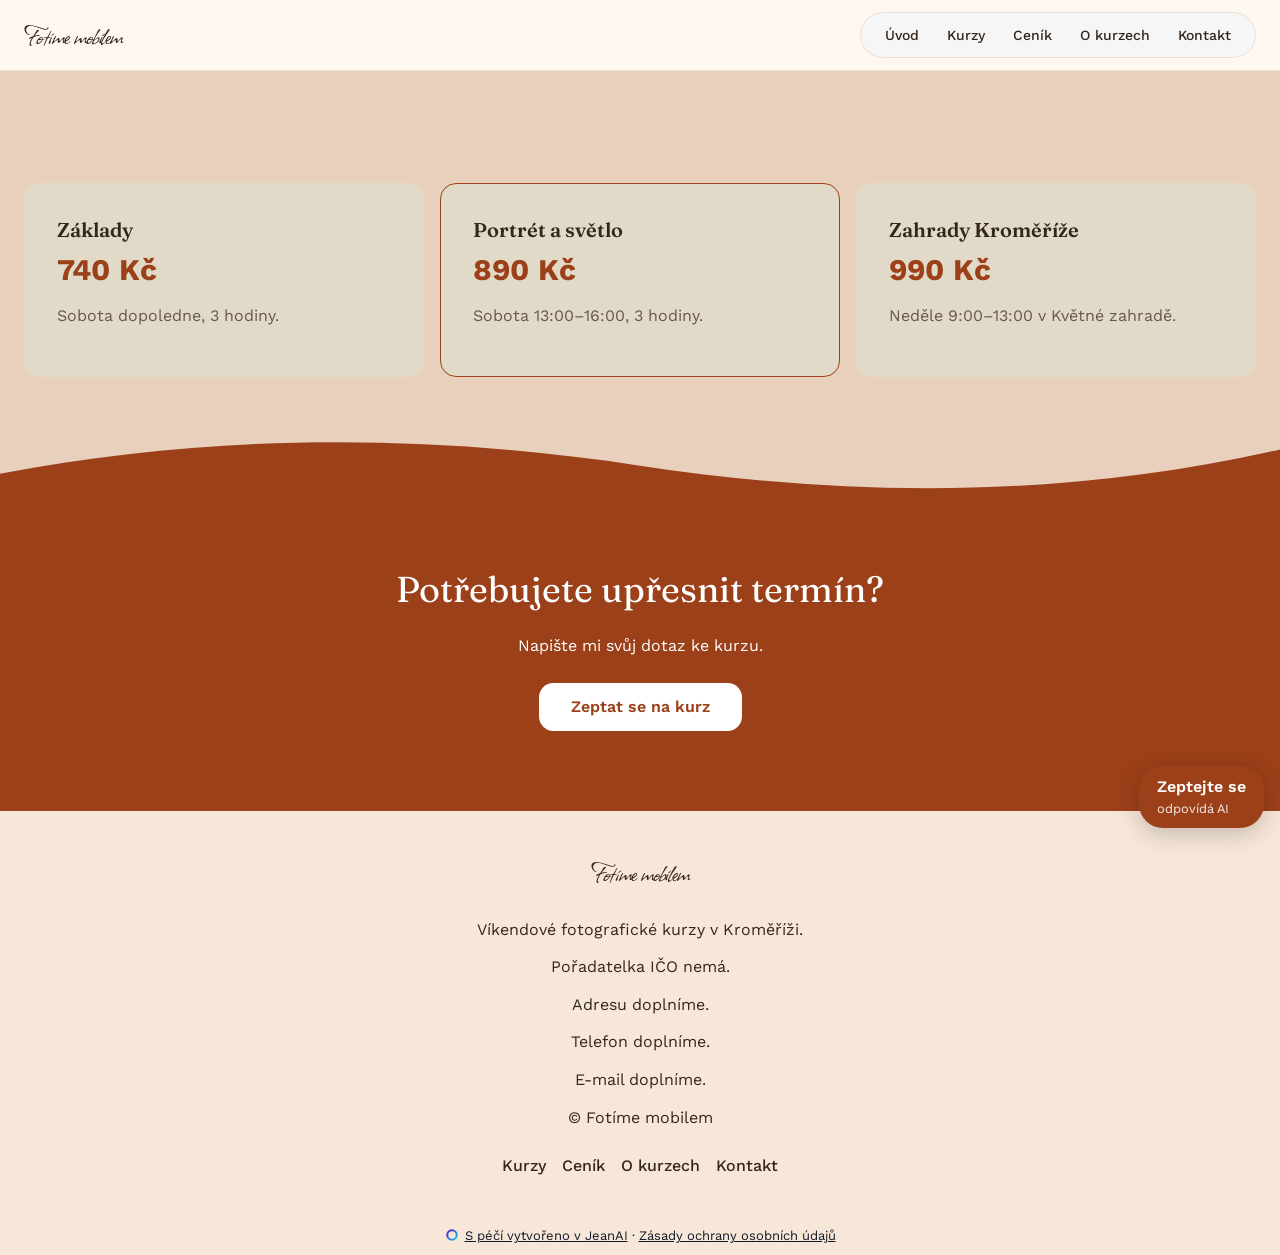
<file: cenik.html>
<!DOCTYPE html>
<html lang="cs">
  <head>
    <meta charset="UTF-8" />
    <meta name="viewport" content="width=device-width, initial-scale=1.0" />
    <meta name="description" content="Praktické víkendové kurzy focení vlastním mobilem v Kroměříži. Malé skupiny do šesti lidí a tři kurzy od 690 Kč." />
    <meta property="og:title" content="Ceník kurzů" />
    <meta property="og:description" content="Praktické víkendové kurzy focení vlastním mobilem v Kroměříži. Malé skupiny do šesti lidí a tři kurzy od 690 Kč." />
    <meta property="og:type" content="website" />
    <meta property="og:locale" content="cs" />
    <meta property="og:url" content="https://fotime-mobilem.netlify.app/cenik.html" />
    <meta name="twitter:card" content="summary" />
    <meta name="twitter:title" content="Ceník kurzů" />
    <meta name="twitter:description" content="Praktické víkendové kurzy focení vlastním mobilem v Kroměříži. Malé skupiny do šesti lidí a tři kurzy od 690 Kč." />
    <link rel="canonical" href="https://fotime-mobilem.netlify.app/cenik.html" />
    <script type="application/ld+json">{"@context":"https://schema.org","@graph":[{"@type":"Organization","name":"Fotíme mobilem","url":"https://fotime-mobilem.netlify.app"}]}</script>
    <title>Ceník kurzů</title>
    <link rel="stylesheet" href="/assets/utilities.css" />
    <link rel="stylesheet" href="/styles.css" />
  </head>
  <body>
    <div class="jean-site-shell" data-jean-motion="off" style="min-height:100vh;display:flex;flex-direction:column">
    <header data-jean-burger="{&quot;panelCss&quot;:&quot;background:#FFF8F0;border-color:color-mix(in srgb, #33261D 10%, transparent)&quot;,&quot;linkCss&quot;:&quot;color:#33261D&quot;,&quot;links&quot;:[{&quot;href&quot;:&quot;/&quot;,&quot;label&quot;:&quot;Úvod&quot;},{&quot;href&quot;:&quot;/kurzy.html#section_kurzy&quot;,&quot;label&quot;:&quot;Kurzy&quot;},{&quot;href&quot;:&quot;/cenik.html#section_cenik&quot;,&quot;label&quot;:&quot;Ceník&quot;},{&quot;href&quot;:&quot;/o-kurzech.html#section_o-kurzech&quot;,&quot;label&quot;:&quot;O kurzech&quot;},{&quot;href&quot;:&quot;/kontakt.html#section_kontakt&quot;,&quot;label&quot;:&quot;Kontakt&quot;}],&quot;cta&quot;:null,&quot;mobileOnly&quot;:true}" class="sticky top-0 z-50" style="background-color:var(--color-bg);border-bottom:1px solid var(--color-line)" id="section_header" data-section-id="section_header" data-section-type="header">
      <div class="max-w-7xl mx-auto px-6 py-3 flex items-center justify-between gap-8">
        <span class="inline-flex items-center gap-3 flex-shrink-0"><span class="text-xl tracking-tight flex-shrink-0" data-block-id="block_brand" data-block-type="text.heading" style="color:var(--color-text);font-family:'Allison', var(--font-heading);font-weight:400;font-size:1.875rem">Fotíme mobilem</span></span>
        <nav class="hidden md:flex items-center gap-1 px-3 py-1.5 rounded-full" style="background-color:var(--color-nav);border:1px solid var(--color-nav-border)" data-block-id="block_navigation" data-block-type="nav_links">
          <a href="/" class="text-sm font-medium px-3 py-1.5 rounded-full hover:opacity-70 transition-opacity" style="color:var(--color-text)">Úvod</a>
          <a href="/kurzy.html#section_kurzy" class="text-sm font-medium px-3 py-1.5 rounded-full hover:opacity-70 transition-opacity" style="color:var(--color-text)">Kurzy</a>
          <a href="/cenik.html#section_cenik" class="text-sm font-medium px-3 py-1.5 rounded-full hover:opacity-70 transition-opacity" style="color:var(--color-text)">Ceník</a>
          <a href="/o-kurzech.html#section_o-kurzech" class="text-sm font-medium px-3 py-1.5 rounded-full hover:opacity-70 transition-opacity" style="color:var(--color-text)">O kurzech</a>
          <a href="/kontakt.html#section_kontakt" class="text-sm font-medium px-3 py-1.5 rounded-full hover:opacity-70 transition-opacity" style="color:var(--color-text)">Kontakt</a>
        </nav>
        
        <button type="button" aria-expanded="false" aria-controls="jean-header-menu" aria-label="Menu" class="md:hidden inline-flex flex-col justify-center items-center gap-1.5 w-11 h-11 -mr-2 flex-shrink-0 cursor-pointer bg-transparent border-0">
          <span style="width:20px;height:2px;background-color:var(--color-text);display:block;transition:transform .2s;transform:none"></span>
          <span style="width:20px;height:2px;background-color:var(--color-text);display:block;opacity:1;transition:opacity .2s"></span>
          <span style="width:20px;height:2px;background-color:var(--color-text);display:block;transition:transform .2s;transform:none"></span>
        </button>
      </div>
      
    </header>
    <div id="section_cenik" class="jean-motion-layer" data-jean-reveal="true" data-section-id="section_cenik" data-section-type="pricing" data-jean-edge-below="1">
    <section class="py-20 lg:py-28 jean-section-shell" style="background-color:var(--color-surface-strong)">
      <div class="max-w-7xl mx-auto px-6">
        
        
        <div class="jean-stagger-grid grid grid-cols-1 md:grid-cols-2 lg:grid-cols-3 gap-6 items-stretch">
          <div class="jean-card-filled p-8 rounded-2xl jean-motion-layer jean-stagger-card jean-parallax-up" data-jean-reveal="true" data-block-id="block_cenik_zaklady" data-block-type="card" style="transition-delay:0s">
            
            <h3 class="text-xl font-semibold mb-2" style="color:var(--color-text)">Základy</h3>
            <p class="text-3xl font-bold mb-4" style="color:var(--color-primary)">740 Kč</p>
            <p class="mb-4" style="color:var(--color-muted)">Sobota dopoledne, 3 hodiny.</p>
            
            
          </div>
          <div class="jean-card-filled p-8 rounded-2xl jean-motion-layer jean-stagger-card  ring-2 jean-parallax-down" data-jean-reveal="true" data-block-id="block_cenik_portret" data-block-type="card" style="border-color:var(--color-primary);outline-color:var(--color-primary);transition-delay:0.08s">
            
            <h3 class="text-xl font-semibold mb-2" style="color:var(--color-text)">Portrét a světlo</h3>
            <p class="text-3xl font-bold mb-4" style="color:var(--color-primary)">890 Kč</p>
            <p class="mb-4" style="color:var(--color-muted)">Sobota 13:00–16:00, 3 hodiny.</p>
            
            
          </div>
          <div class="jean-card-filled p-8 rounded-2xl jean-motion-layer jean-stagger-card jean-parallax-up" data-jean-reveal="true" data-block-id="block_cenik_zahrady" data-block-type="card" style="transition-delay:0.16s">
            
            <h3 class="text-xl font-semibold mb-2" style="color:var(--color-text)">Zahrady Kroměříže</h3>
            <p class="text-3xl font-bold mb-4" style="color:var(--color-primary)">990 Kč</p>
            <p class="mb-4" style="color:var(--color-muted)">Neděle 9:00–13:00 v Květné zahradě.</p>
            
            
          </div>
        </div>
      </div>
    </section>
    </div>
    <div id="section_cenik_dotaz" class="jean-motion-layer" data-jean-reveal="true" data-section-id="section_cenik_dotaz" data-section-type="cta_banner" data-jean-edge-above="wave">
    <section class="py-16 lg:py-20" style="background:var(--color-primary)">
      <div class="max-w-4xl mx-auto px-6 text-center">
        <h2 class="text-3xl lg:text-4xl font-bold mb-6" data-block-id="block_cenik_dotaz_heading" data-block-type="text.heading" style="color:var(--color-on-primary, #fff)">Potřebujete upřesnit termín?</h2>
        <div class="jean-on-primary mb-6 flex flex-col gap-3"><div><p data-block-id="block_cenik_dotaz_text" data-block-type="text.paragraph" style="color:var(--color-text);line-height:1.6;font-weight:400">Napište mi svůj dotaz ke kurzu.</p></div></div>
        <a href="/kontakt#section_kontakt" class="inline-block px-8 py-3 font-semibold" data-block-id="block_cenik_dotaz_button" data-block-type="button" style="border-radius:0.9rem;color:var(--color-primary);background-color:var(--color-on-primary, #fff);border:none">Zeptat se na kurz</a>
      </div>
    </section>
    </div>
    <footer class="py-10 mt-auto" style="background-color:#F6E7D8" id="section_footer" data-section-id="section_footer" data-section-type="footer">
      <div class="max-w-7xl mx-auto px-6 flex flex-col gap-6">
        <div class="text-center"><span class="text-xl font-bold tracking-tight" data-block-id="block_footer_brand" data-block-type="text.heading" style="color:var(--color-text);font-family:'Allison', var(--font-heading);font-weight:400;font-size:1.875rem">Fotíme mobilem</span></div>
        <div class="text-center max-w-3xl mx-auto flex flex-col gap-3"><div><p data-block-id="block_footer_location" data-block-type="text.paragraph" style="color:var(--color-text);line-height:1.6;font-weight:400">Víkendové fotografické kurzy v Kroměříži.</p></div>
          <div><p data-block-id="block_footer_ico" data-block-type="text.paragraph" style="color:var(--color-text);line-height:1.6;font-weight:400">Pořadatelka IČO nemá.</p></div>
          <div><p data-block-id="block_footer_address" data-block-type="text.paragraph" style="color:var(--color-text);line-height:1.6;font-weight:400">Adresu doplníme.</p></div>
          <div><p data-block-id="block_footer_phone" data-block-type="text.paragraph" style="color:var(--color-text);line-height:1.6;font-weight:400">Telefon doplníme.</p></div>
          <div><p data-block-id="block_footer_email" data-block-type="text.paragraph" style="color:var(--color-text);line-height:1.6;font-weight:400">E-mail doplníme.</p></div>
          <div><p data-block-id="block_footer_copyright" data-block-type="text.paragraph" style="color:var(--color-text);line-height:1.6;font-weight:400">© Fotíme mobilem</p></div></div>
        <div class="flex flex-col items-center gap-3"><div><nav data-block-id="block_footer_nav" data-block-type="nav_links" style="display:flex;flex-wrap:wrap;justify-content:center;gap:1rem"><a href="/kurzy#section_kurzy" style="color:var(--color-text);font-weight:500">Kurzy</a><a href="/cenik#section_cenik" style="color:var(--color-text);font-weight:500">Ceník</a><a href="/o-kurzech#section_o-kurzech" style="color:var(--color-text);font-weight:500">O kurzech</a><a href="/kontakt#section_kontakt" style="color:var(--color-text);font-weight:500">Kontakt</a></nav></div></div>
        
        
      </div>
    </footer><div data-jean-identification="1" aria-label="Údaje o provozovateli" style="background:#F6E7D8!important;color:#111827!important;font-family:var(--font-body, ui-sans-serif), system-ui, -apple-system, sans-serif;font-size:13px!important;line-height:1.6!important;padding:8px 16px;text-align:center;word-break:break-word;display:block!important;visibility:visible!important;opacity:1!important;position:static!important;height:auto!important;max-height:none!important;overflow:visible!important;clip-path:none!important;transform:none!important;content-visibility:visible!important"><span style="display:block!important;visibility:visible!important;opacity:1!important;color:inherit!important;font-size:13px!important;line-height:1.6!important;position:static!important;height:auto!important;max-height:none!important;overflow:visible!important;clip-path:none!important;transform:none!important;text-indent:0!important;letter-spacing:normal!important;word-spacing:normal!important;content-visibility:visible!important"><a href="https://jeanai.cz" rel="noopener" style="display:inline!important;text-decoration:underline;visibility:visible!important;opacity:1!important;color:inherit!important;font-size:13px!important;line-height:1.6!important;position:static!important;height:auto!important;max-height:none!important;overflow:visible!important;clip-path:none!important;transform:none!important;text-indent:0!important;letter-spacing:normal!important;word-spacing:normal!important;content-visibility:visible!important"><svg aria-hidden="true" focusable="false" width="14" height="14" viewBox="0 0 128 128" style="display:inline-block!important;visibility:visible!important;opacity:1!important;width:14px!important;height:14px!important;vertical-align:-2px;margin-right:6px"><defs><linearGradient id="jean-mark-ring" x1="0" y1="0" x2="1" y2="1"><stop offset="0" stop-color="#5814cf"/><stop offset="1" stop-color="#12c9e6"/></linearGradient></defs><circle cx="64" cy="64" r="43.5" fill="none" stroke="url(#jean-mark-ring)" stroke-width="19"/></svg>S péčí vytvořeno v JeanAI</a> · <a href="/soukromi.html" style="display:inline!important;text-decoration:underline;visibility:visible!important;opacity:1!important;color:inherit!important;font-size:13px!important;line-height:1.6!important;position:static!important;height:auto!important;max-height:none!important;overflow:visible!important;clip-path:none!important;transform:none!important;text-indent:0!important;letter-spacing:normal!important;word-spacing:normal!important;content-visibility:visible!important">Zásady ochrany osobních údajů</a></span></div>
    </div>
    <script>
(function () {
  "use strict";

  function styled(tag, css) {
    var el = document.createElement(tag);
    el.style.cssText = css;
    return el;
  }

  // ── gallery lightbox — parity with the React modal, clicks only ──
  var galleries = document.querySelectorAll('[data-jean-lightbox]');
  for (var g = 0; g < galleries.length; g += 1) (function (sectionEl) {
    var figures = sectionEl.querySelectorAll('figure');
    var managedMount = sectionEl.getAttribute('data-jean-lightbox') === 'managed';
    if (figures.length === 0 && !managedMount) return;
    var items = [];
    for (var i = 0; i < figures.length; i += 1) {
      var img = figures[i].querySelector('img');
      items.push({
        src: img ? (img.getAttribute('data-jean-full') || img.getAttribute('src') || '') : '',
        alt: img ? (img.getAttribute('alt') || '') : '',
      });
    }

    var idx = -1;
    var overlay = null;
    var imgEl = null;
    var counterEl = null;

    function close() {
      if (overlay && overlay.parentNode) overlay.parentNode.removeChild(overlay);
      overlay = null;
      idx = -1;
    }
    function show(next) {
      idx = Math.max(0, Math.min(items.length - 1, next));
      imgEl.src = items[idx].src;
      imgEl.alt = items[idx].alt;
      counterEl.textContent = (idx + 1) + ' / ' + items.length;
    }
    function navButton(placementCss, text, onClick) {
      var btn = styled('button', 'position:absolute;' + placementCss + ';padding:0.75rem;border-radius:9999px;background:rgba(255,255,255,0.15);color:#fff;border:none;cursor:pointer');
      btn.type = 'button';
      btn.textContent = text;
      btn.addEventListener('click', function (e) { e.stopPropagation(); onClick(); });
      return btn;
    }
    function open(start) {
      overlay = styled('div', 'position:fixed;inset:0;z-index:100;display:flex;align-items:center;justify-content:center;background:rgba(0,0,0,0.92)');
      overlay.addEventListener('click', close);
      var wrap = styled('div', 'position:relative');
      wrap.addEventListener('click', function (e) { e.stopPropagation(); });
      imgEl = styled('img', 'max-height:85vh;max-width:90vw;border-radius:0.75rem;object-fit:contain;box-shadow:0 25px 50px rgba(0,0,0,0.5)');
      wrap.appendChild(imgEl);
      counterEl = styled('div', 'position:absolute;bottom:1rem;left:50%;transform:translateX(-50%);font-size:0.875rem;color:rgba(255,255,255,0.7)');
      overlay.appendChild(wrap);
      overlay.appendChild(navButton('left:1rem;top:50%;transform:translateY(-50%);font-size:1.5rem', '\u2190', function () { show(idx - 1); }));
      overlay.appendChild(navButton('right:1rem;top:50%;transform:translateY(-50%);font-size:1.5rem', '\u2192', function () { show(idx + 1); }));
      overlay.appendChild(navButton('top:1rem;right:1rem;font-size:1.2rem;line-height:1', '\u00d7', close));
      overlay.appendChild(counterEl);
      document.body.appendChild(overlay);
      show(start);
    }

    // 8z56 W-2a — a MANAGED gallery's figures are its collection's, and the
    // live refresh replaces them after this runs: one delegate on the section,
    // the list read at the click, and a placeholder panel never opens.
    if (managedMount) {
      sectionEl.addEventListener('click', function (e) {
        var fig = e && e.target && e.target.closest ? e.target.closest('figure') : null;
        if (!fig || fig.closest('[data-jean-placeholder]')) return;
        var live = sectionEl.querySelectorAll('figure');
        var at = -1;
        items = [];
        for (var k = 0; k < live.length; k += 1) {
          if (live[k].closest('[data-jean-placeholder]')) continue;
          if (live[k] === fig) at = items.length;
          var liveImg = live[k].querySelector('img');
          items.push({
            src: liveImg ? (liveImg.getAttribute('data-jean-full') || liveImg.getAttribute('src') || '') : '',
            alt: liveImg ? (liveImg.getAttribute('alt') || '') : '',
          });
        }
        if (at >= 0) open(at);
      });
      return;
    }

    for (var f = 0; f < figures.length; f += 1) (function (fi) {
      figures[fi].addEventListener('click', function () { open(fi); });
    })(f);
  })(galleries[g]);

  // ── a picture that opens (8z46 QL-24a) ──
  // Bound to img[data-jean-image-open], which the renderer stamps on a picture
  // whose block or site says it opens. Never in the editor's canvas: the
  // overlay's own script is on that page (script[data-jean-overlay]) and a
  // click there selects the block, so the click is left to it.
  //
  // From the keyboard too (8z46 leftover, 8z50 run): the picture is in the Tab
  // order and opens on Enter or Space; the dialog takes the focus on its close
  // button and keeps Tab inside; closing it, any way, gives the focus back to
  // the picture that opened it. The canvas is asked at the moment of the key,
  // as at the click: its overlay script comes after this one on the page.
  var openables = document.querySelectorAll('img[data-jean-image-open]');
  if (openables.length > 0) (function () {
    var box = null;
    var boxImg = null;
    var boxCaption = null;
    var boxCounter = null;
    var boxClose = null;
    var opener = null;
    var group = [];
    var at = -1;

    function inEditorCanvas() {
      return typeof document.querySelector === 'function' && Boolean(document.querySelector('script[data-jean-overlay]'));
    }
    function sameSection(img) {
      var root = typeof img.closest === 'function' ? img.closest('[data-section-id]') : null;
      if (!root) return [img];
      var list = root.querySelectorAll('img[data-jean-image-open]');
      var out = [];
      for (var i = 0; i < list.length; i += 1) out.push(list[i]);
      return out.length ? out : [img];
    }
    function paint() {
      var img = group[at];
      boxImg.src = img.getAttribute('data-jean-full') || img.getAttribute('src') || '';
      boxImg.alt = img.getAttribute('alt') || '';
      boxCaption.textContent = boxImg.alt;
      boxCaption.style.display = boxImg.alt ? 'block' : 'none';
      if (boxCounter) boxCounter.textContent = (at + 1) + ' / ' + group.length;
    }
    function step(delta) {
      if (group.length < 2) return;
      at = (at + delta + group.length) % group.length;
      paint();
    }
    function inside(el) {
      for (var x = el; x; x = x.parentNode) if (x === box) return true;
      return false;
    }
    function keepTabInside(e) {
      var buttons = box.querySelectorAll('button');
      if (!buttons.length) return;
      var first = buttons[0];
      var last = buttons[buttons.length - 1];
      var active = document.activeElement;
      if (e.shiftKey ? (active === first || !inside(active)) : (active === last || !inside(active))) {
        if (typeof e.preventDefault === 'function') e.preventDefault();
        (e.shiftKey ? last : first).focus();
      }
    }
    function onKey(e) {
      if (!box) return;
      if (e.key === 'Escape') shut();
      else if (e.key === 'ArrowRight') step(1);
      else if (e.key === 'ArrowLeft') step(-1);
      else if (e.key === 'Tab') keepTabInside(e);
    }
    function shut() {
      if (box && box.parentNode) box.parentNode.removeChild(box);
      box = null;
      boxClose = null;
      at = -1;
      if (typeof document.removeEventListener === 'function') document.removeEventListener('keydown', onKey);
      var back = opener;
      opener = null;
      if (back && typeof back.focus === 'function') back.focus();
    }
    function control(placementCss, text, onClick) {
      var btn = styled('button', 'position:absolute;' + placementCss + ';padding:0.75rem;border-radius:9999px;background:rgba(255,255,255,0.15);color:#fff;border:none;cursor:pointer');
      btn.type = 'button';
      btn.textContent = text;
      btn.addEventListener('click', function (e) { e.stopPropagation(); onClick(); });
      return btn;
    }
    function open(img) {
      opener = img;
      group = sameSection(img);
      at = Math.max(0, group.indexOf(img));
      box = styled('div', 'position:fixed;inset:0;z-index:101;display:flex;flex-direction:column;align-items:center;justify-content:center;gap:1rem;padding:1.5rem;background:rgba(0,0,0,0.9);cursor:zoom-out');
      box.setAttribute('role', 'dialog');
      box.setAttribute('aria-modal', 'true');
      box.addEventListener('click', shut);
      boxImg = styled('img', 'max-height:80vh;max-width:92vw;border-radius:0.75rem;object-fit:contain;box-shadow:0 25px 50px rgba(0,0,0,0.5);cursor:default');
      boxImg.addEventListener('click', function (e) { e.stopPropagation(); });
      boxCaption = styled('p', 'margin:0;max-width:60rem;text-align:center;color:#fff;font-size:0.95rem;line-height:1.5');
      box.appendChild(boxImg);
      box.appendChild(boxCaption);
      boxCounter = null;
      if (group.length > 1) {
        boxCounter = styled('div', 'font-size:0.875rem;color:rgba(255,255,255,0.7)');
        box.appendChild(boxCounter);
        box.appendChild(control('left:1rem;top:50%;transform:translateY(-50%);font-size:1.5rem', '\u2190', function () { step(-1); }));
        box.appendChild(control('right:1rem;top:50%;transform:translateY(-50%);font-size:1.5rem', '\u2192', function () { step(1); }));
      }
      boxClose = control('top:1rem;right:1rem;font-size:1.2rem;line-height:1', '\u00d7', shut);
      box.appendChild(boxClose);
      document.body.appendChild(box);
      if (typeof document.addEventListener === 'function') document.addEventListener('keydown', onKey);
      paint();
      if (typeof boxClose.focus === 'function') boxClose.focus();
    }
    for (var o = 0; o < openables.length; o += 1) (function (img) {
      if (img.getAttribute('tabindex') === null) img.setAttribute('tabindex', '0');
      img.setAttribute('role', 'button');
      img.addEventListener('click', function (e) {
        if (inEditorCanvas()) return;
        if (e && e.defaultPrevented) return;
        open(img);
      });
      // Enter opens on the press, Space on the release, as a button does: the
      // focus moves onto the close button when it opens, and a Space released
      // there would click it shut again. A held Enter opens once (its repeats
      // would press the close button, then the picture, in turn), and Space
      // opens only on the release of a press that began on this picture.
      var spacePressed = false;
      img.addEventListener('keydown', function (e) {
        if (box || inEditorCanvas()) return;
        if (e.key !== 'Enter' && e.key !== ' ') return;
        if (typeof e.preventDefault === 'function') e.preventDefault();
        if (e.repeat) return;
        if (e.key === 'Enter') open(img);
        else spacePressed = true;
      });
      img.addEventListener('keyup', function (e) {
        if (e.key !== ' ') return;
        var pressedHere = spacePressed;
        spacePressed = false;
        if (!pressedHere || box || inEditorCanvas()) return;
        if (typeof e.preventDefault === 'function') e.preventDefault();
        open(img);
      });
    })(openables[o]);
  })();

  // ── paged menu — the pager the mount render froze on page one ──
  var menus = document.querySelectorAll('[data-jean-menu-paged]');
  for (var m = 0; m < menus.length; m += 1) (function (sectionEl) {
    var pages = sectionEl.querySelectorAll('[data-jean-menu-page]');
    if (pages.length === 0) return;

    var prev = null;
    var next = null;
    var nums = [];
    var buttons = sectionEl.querySelectorAll('button');
    for (var i = 0; i < buttons.length; i += 1) {
      var label = (buttons[i].textContent || '').trim();
      if (label === '\u2190') prev = buttons[i];
      else if (label === '\u2192') next = buttons[i];
      else if (/^[0-9]+$/.test(label)) nums.push(buttons[i]);
    }
    var counter = null;
    var divs = sectionEl.querySelectorAll('div');
    for (var d = 0; d < divs.length; d += 1) {
      if (/^[0-9]+ \/ [0-9]+$/.test((divs[d].textContent || '').trim()) && !divs[d].querySelector('div')) {
        counter = divs[d];
        break;
      }
    }

    var current = 0;
    for (var p0 = 0; p0 < pages.length; p0 += 1) {
      if (pages[p0].style.display !== 'none') { current = p0; break; }
    }

    function setPage(n) {
      current = Math.max(0, Math.min(pages.length - 1, n));
      for (var p = 0; p < pages.length; p += 1) {
        pages[p].style.display = p === current ? 'block' : 'none';
      }
      if (counter) counter.textContent = (current + 1) + ' / ' + pages.length;
      if (prev) { prev.disabled = current === 0; prev.style.opacity = current === 0 ? '0.5' : '1'; }
      if (next) { next.disabled = current === pages.length - 1; next.style.opacity = current === pages.length - 1 ? '0.5' : '1'; }
      for (var b = 0; b < nums.length; b += 1) {
        var active = b === current;
        nums[b].style.border = active ? '1px solid var(--color-primary)' : '1px solid var(--color-line)';
        nums[b].style.backgroundColor = active ? 'color-mix(in srgb, var(--color-primary) 12%, white)' : 'var(--color-surface)';
        nums[b].style.color = active ? 'var(--color-primary)' : 'var(--color-text)';
      }
    }

    if (prev) prev.addEventListener('click', function () { setPage(current - 1); });
    if (next) next.addEventListener('click', function () { setPage(current + 1); });
    for (var nb = 0; nb < nums.length; nb += 1) (function (k) {
      nums[k].addEventListener('click', function () { setPage(k); });
    })(nb);
  })(menus[m]);

  // ── burger header — the drawer the mount render never painted ──
  //
  // DELEGATED from the document on purpose (8z52 QC-4), rather than bound to
  // the buttons this script finds at load. The editor's canvas swaps a changed
  // section's markup in place (canvasMorph.ts), and a listener left on the
  // button that was there at load sits on a node the page no longer holds: the
  // drawer opened once and then never again, so a header carrying
  // data-jean-burger — which is every header with a link or a CTA — had to
  // remount the whole canvas document for every edit to its text. A delegate
  // reads the header out of the event, so a header swapped in an hour later
  // behaves exactly like the one that loaded, and nobody has to re-initialise
  // anything for it.
  //
  // Which costs a rule: NO STATE IN A CLOSURE, because a closure describes the
  // header that was. The state is the DOM. Whether the drawer is open is the
  // button's aria-expanded — the attribute a screen reader is told anyway —
  // and the panel is the element carrying jean-burger-panel, built on open
  // and removed on close. A swapped header arrives with neither, and that is
  // the honest answer: the markup the renderer writes has the drawer shut.
  //
  // NOTE: no backticks anywhere below. The whole script is a JS template
  // literal, and a backtick in a COMMENT closes it — the error lands on a line
  // that looks fine.
  function burgerPanelOf(headerEl) {
    return headerEl.querySelector('.jean-burger-panel');
  }

  function buildBurgerPanel(data) {
    // Two shapes, because the two headers are two compositions. An overlay
    // header's drawer IS its navigation at every width, so it stays the
    // floating rounded card. The other three keep their nav on the desktop
    // and only borrow this below the md breakpoint, so their panel is a
    // full-width sheet under the bar — and it carries the md:hidden class, or
    // a reader who opens it on a phone and then widens the window is left
    // with a panel duplicating the nav bar above it.
    //
    // RESOLVED colours from the drawer data, never var(--color-*): this panel
    // hangs INSIDE the header, and a header on a dark ground scopes its own
    // --color-text / --color-line overrides to that element while leaving
    // --color-bg alone. A panel reading those tokens paints the page's white
    // background under the header's white text — invisible. Measured live.
    var face = data.panelCss || 'background:#FFFFFF;border-color:rgba(15,23,42,0.12)';
    var inkCss = data.linkCss || 'color:#0F172A';
    var panel = data.mobileOnly
      ? styled('div', 'padding:0 1.5rem 1.25rem;border-top-width:1px;border-top-style:solid;' + face)
      : styled('div', 'margin:0 1.5rem;border-radius:1rem;padding:2rem;border-width:1px;border-style:solid;box-shadow:0 24px 60px rgba(0,0,0,0.18);' + face);
    // jean-burger-panel is how the delegate finds an open drawer again; it is
    // a class and not a data-jean-* name on purpose, so it stays out of the
    // swap decision canvasMorph.ts makes from those names.
    panel.className = data.mobileOnly ? 'jean-burger-panel md:hidden' : 'jean-burger-panel';
    var nav = styled('nav', 'display:flex;flex-direction:column;gap:1rem');
    var links = Array.isArray(data.links) ? data.links : [];
    for (var i = 0; i < links.length; i += 1) {
      var a = styled('a', 'font-size:1.125rem;font-weight:500;text-decoration:none;' + inkCss);
      a.href = links[i].href || '#';
      a.textContent = links[i].label || 'Link';
      nav.appendChild(a);
    }
    panel.appendChild(nav);
    if (data.cta && data.cta.label) {
      var cta = styled('a', 'display:inline-flex;align-items:center;padding:0.625rem 1.5rem;margin-top:1.5rem;font-size:0.875rem;font-weight:600;text-decoration:none;' + (data.cta.css || ''));
      cta.href = data.cta.href || '#';
      cta.textContent = data.cta.label;
      panel.appendChild(cta);
    }
    return panel;
  }

  function paintBurgerButton(btn, open) {
    btn.setAttribute('aria-expanded', open ? 'true' : 'false');
    // TWO bars on the overlay burger, THREE on the others — and the middle
    // one has to go, or the X keeps a stroke through its centre. Written off
    // the actual count rather than a layout flag, so a burger that grows or
    // loses a bar animates correctly without this knowing which it was.
    var spans = btn.querySelectorAll('span');
    if (spans.length >= 3) {
      spans[0].style.transform = open ? 'translateY(9px) rotate(45deg)' : 'none';
      spans[1].style.opacity = open ? '0' : '1';
      spans[2].style.transform = open ? 'translateY(-9px) rotate(-45deg)' : 'none';
    } else if (spans.length === 2) {
      spans[0].style.transform = open ? 'translateY(4px) rotate(45deg)' : 'none';
      spans[1].style.transform = open ? 'translateY(-4px) rotate(-45deg)' : 'none';
    }
  }

  function shutBurger(headerEl) {
    var panel = burgerPanelOf(headerEl);
    if (panel && panel.parentNode) panel.parentNode.removeChild(panel);
    var btn = headerEl.querySelector('button[aria-label="Menu"]');
    if (btn) paintBurgerButton(btn, false);
  }

  function toggleBurger(headerEl, btn) {
    if (burgerPanelOf(headerEl)) { shutBurger(headerEl); return; }
    var data;
    try { data = JSON.parse(headerEl.getAttribute('data-jean-burger') || '{}'); } catch (err) { return; }
    headerEl.appendChild(buildBurgerPanel(data));
    paintBurgerButton(btn, true);
  }

  if (typeof document.addEventListener === 'function') {
    document.addEventListener('click', function (ev) {
      var target = ev && ev.target;
      if (!target || typeof target.closest !== 'function') return;
      var btn = target.closest('button[aria-label="Menu"]');
      var headerEl = (btn || target).closest('[data-jean-burger]');
      // A burger button in a header with no drawer data has nothing to open —
      // the renderer drops the attribute when the drawer would be empty.
      if (!headerEl) return;
      if (btn) { toggleBurger(headerEl, btn); return; }
      // A link inside the open drawer: the browser follows it, and the drawer
      // that covered the page goes with it — the close the per-link listener
      // used to do, now without a listener per link.
      var link = target.closest('a');
      if (link && link.closest('.jean-burger-panel')) shutBurger(headerEl);
    });
  }

  // ── click-to-load video (SF-1b) — the iframe is CREATED, never rendered ──
  //
  // The page ships a placeholder that is a link to the video's own page, so a
  // reader with no JavaScript still gets the video. With JavaScript, the click
  // is intercepted and the embed is built here instead — which is the only
  // moment a visitor's browser talks to YouTube or Vimeo, and it happens
  // because they asked. autoplay=1 is added so the click that replaced the
  // poster also starts the video: one click, not two. (No backticks in this
  // literal - one ends it, which is what the header two hundred lines up says.)
  var videos = document.querySelectorAll('[data-jean-video]');
  for (var vi = 0; vi < videos.length; vi += 1) (function (holder) {
    var trigger = holder.querySelector('[data-jean-video-play]');
    if (!trigger) return;
    trigger.addEventListener('click', function (ev) {
      var src = holder.getAttribute('data-jean-video');
      // No embed URL means the link is the only answer there is — let it open.
      if (!src) return;
      // The placeholder IS an <a href> to the video's own page, so the browser
      // gestures for „open this elsewhere" must keep working: a modifier click
      // or a middle click follows the link instead of being swallowed into an
      // autoplaying iframe in place (review of #1436).
      if (ev.metaKey || ev.ctrlKey || ev.shiftKey || ev.altKey) return;
      if (typeof ev.button === 'number' && ev.button !== 0) return;
      ev.preventDefault();
      var frame = document.createElement('iframe');
      frame.setAttribute('src', src + (src.indexOf('?') === -1 ? '?' : '&') + 'autoplay=1');
      frame.setAttribute('allow', 'accelerometer; autoplay; encrypted-media; gyroscope; picture-in-picture; fullscreen');
      frame.setAttribute('allowfullscreen', '');
      frame.setAttribute('title', trigger.getAttribute('aria-label') || 'Video');
      frame.style.cssText = 'position:absolute;inset:0;width:100%;height:100%;border:0';
      holder.textContent = '';
      holder.appendChild(frame);
    });
  })(videos[vi]);
})();
</script>
<script>(function(){var n=navigator,d=document,e="https://jeanai.onrender.com/v1/public/sites/a8fa34de-c6c8-4594-9828-240a1c599166/pv";if(n.webdriver)return;function s(){try{var u=new URL(location.href),q=u.searchParams,k=q.get("k"),b=JSON.stringify({p:u.pathname,k:k});window.fetch?fetch(e,{method:"POST",body:b,keepalive:!0,credentials:"omit"}).catch(Boolean):n.sendBeacon&&n.sendBeacon(e,b);if(k!==null){q.delete("k");history.replaceState(history.state,"",u.pathname+u.search+u.hash)}}catch(x){}}d.prerendering?d.addEventListener("prerenderingchange",s,{once:!0}):s()})()</script>
<style>#jean-reception{--jr-fill:var(--color-primary);--jr-on-fill:var(--color-on-primary);--jr-bg:var(--color-bg);--jr-text:var(--color-text);--jr-line:var(--color-line, currentColor);position:fixed;right:16px;bottom:16px;z-index:2147483000;font:inherit;line-height:1.4;max-width:calc(100vw - 32px)}#jean-reception{bottom:72px}#jean-reception.is-inline{position:static;max-width:none}#jean-reception.is-open .jean-reception-launcher{display:none}#jean-reception.is-inline.is-open .jean-reception-launcher{display:inline-flex}@media (max-width:600px){[data-jean-identification]{padding-bottom:152px!important}}#jean-reception *{box-sizing:border-box}#jean-reception .jean-reception-launcher{display:inline-flex;flex-direction:column;align-items:flex-start;gap:2px;padding:10px 18px;border:0;border-radius:var(--jean-radius,24px);background:var(--jr-fill);color:var(--jr-on-fill);font:inherit;cursor:pointer;box-shadow:0 6px 24px rgba(0,0,0,.2)}#jean-reception .jean-reception-launcher:focus-visible,#jean-reception button:focus-visible,#jean-reception textarea:focus-visible,#jean-reception a:focus-visible{outline:2px solid currentColor;outline-offset:2px}#jean-reception .jean-reception-label{font-weight:600}#jean-reception .jean-reception-title,#jean-reception .jean-reception-label{letter-spacing:normal;text-transform:none}#jean-reception .jean-reception-ai{font-size:.8em;opacity:.9}#jean-reception .jean-reception-panel{position:absolute;right:0;bottom:calc(100% + 10px);width:min(360px,calc(100vw - 32px));max-height:min(70vh,560px);display:flex;flex-direction:column;background:var(--jr-bg);color:var(--jr-text);border:1px solid var(--jr-line);border-radius:var(--jean-radius,16px);box-shadow:0 18px 48px rgba(0,0,0,.25);overflow:hidden}#jean-reception.is-inline .jean-reception-panel{position:static;margin-top:10px}#jean-reception .jean-reception-panel[hidden],#jean-reception [hidden]{display:none}#jean-reception .jean-reception-head{display:flex;align-items:flex-start;justify-content:space-between;gap:12px;padding:12px 14px;background:var(--jr-fill);color:var(--jr-on-fill)}#jean-reception .jean-reception-title{margin:0;font-size:1em;font-weight:600}#jean-reception .jean-reception-head .jean-reception-ai{margin:2px 0 0}#jean-reception .jean-reception-head .jean-reception-privacy{color:inherit;text-decoration:underline;font-size:.8em;opacity:.9}#jean-reception .jean-reception-close{border:0;background:transparent;color:inherit;font:inherit;font-size:1.25em;line-height:1;cursor:pointer;padding:2px 6px}#jean-reception .jean-reception-contacts{margin:0;padding:8px 14px;font-size:.9em;border-bottom:1px solid var(--jr-line)}#jean-reception .jean-reception-contacts a,#jean-reception .jean-reception-handover a{color:inherit;text-decoration:underline}#jean-reception .jean-reception-log{list-style:none;margin:0;padding:12px 14px;overflow-y:auto;flex:1 1 auto;display:flex;flex-direction:column;gap:10px}#jean-reception .jean-reception-turn{margin:0;white-space:pre-wrap;overflow-wrap:anywhere}#jean-reception .jean-reception-turn.is-visitor{align-self:flex-end;max-width:85%;padding:8px 12px;border-radius:12px;background:var(--jr-fill);color:var(--jr-on-fill)}#jean-reception .jean-reception-who{display:block;font-size:.75em;opacity:.8}#jean-reception .jean-reception-status{margin:0;padding:0 14px 6px;font-size:.85em;min-height:1em}#jean-reception .jean-reception-form{display:flex;gap:8px;padding:10px 14px;border-top:1px solid var(--jr-line)}#jean-reception .jean-reception-input{flex:1 1 auto;min-width:0;resize:none;font:inherit;color:inherit;background:transparent;border:1px solid var(--jr-line);border-radius:10px;padding:8px 10px}#jean-reception .jean-reception-send{border:0;border-radius:10px;padding:8px 14px;background:var(--jr-fill);color:var(--jr-on-fill);font:inherit;font-weight:600;cursor:pointer}#jean-reception .jean-reception-handover{margin:0;padding:12px 14px;border-top:1px solid var(--jr-line)}#jean-reception .jean-reception-step{display:block;width:max-content;max-width:100%;margin-top:8px;border:1px solid var(--jr-line);border-radius:10px;padding:6px 12px;color:inherit;font-weight:600;text-decoration:none}#jean-reception .jean-reception-sr{position:absolute;width:1px;height:1px;overflow:hidden;clip:rect(0 0 0 0);white-space:nowrap}</style><div id="jean-reception" class="jean-reception" data-jean-capability="site_assistant" lang="cs"><button type="button" class="jean-reception-launcher" aria-expanded="false" aria-controls="jean-reception-panel"><span class="jean-reception-label">Zeptejte se</span><span class="jean-reception-ai">odpovídá AI</span></button><section id="jean-reception-panel" class="jean-reception-panel" role="dialog" aria-labelledby="jean-reception-title" tabindex="-1" hidden><div class="jean-reception-head"><div><h2 id="jean-reception-title" class="jean-reception-title">Zeptejte se</h2><p class="jean-reception-ai">odpovídá AI · <a class="jean-reception-privacy" href="/soukromi.html">Ochrana údajů</a></p></div><button type="button" class="jean-reception-close" aria-label="Zavřít">×</button></div><ol class="jean-reception-log" role="log" aria-live="polite"></ol><p class="jean-reception-status" role="status"></p><form class="jean-reception-form"><label class="jean-reception-sr" for="jean-reception-input">Váš dotaz</label><textarea id="jean-reception-input" class="jean-reception-input" name="message" rows="2" maxlength="600" placeholder="Napište dotaz…" required></textarea><button type="submit" class="jean-reception-send">Odeslat</button></form><p class="jean-reception-handover" hidden><a href="/kontakt.html#section_kontakt">Napište nám prosím přes kontaktní formulář.</a></p></section></div><script>(function receptionClient(cfg) {
  var d = document;
  var root = d.getElementById("jean-reception");
  if (!root || root.getAttribute("data-jean-bound")) return;
  root.setAttribute("data-jean-bound", "1");
  var place = d.querySelector('[data-jean-capability="site_assistant"]:not(#jean-reception)');
  if (place) { place.appendChild(root); root.className += " is-inline"; }
  var q = function (selector) { return root.querySelector(selector); };
  var launcher = q(".jean-reception-launcher");
  var panel = q(".jean-reception-panel");
  var log = q(".jean-reception-log");
  var form = q(".jean-reception-form");
  var input = q(".jean-reception-input");
  var status = q(".jean-reception-status");
  var handover = q(".jean-reception-handover");
  // T111 BL-21 (D25): `handoff` is the writer's summary of everything the
  // visitor said, as of the newest answer that carried one — what „Napsat
  // zprávu“ puts into the site's form, kept with the conversation.
  var state = { id: null, turns: [], handoff: "" };
  try {
    var kept = JSON.parse(window.sessionStorage.getItem(cfg.key) || "null");
    if (kept && Object.prototype.toString.call(kept.turns) === "[object Array]") {
      state = { id: kept.id || null, turns: kept.turns, handoff: typeof kept.handoff === "string" ? kept.handoff : "" };
    }
  } catch (e) { /* storage blocked — the window starts empty */ }
  function save() {
    try { window.sessionStorage.setItem(cfg.key, JSON.stringify(state)); } catch (e) { /* nothing kept */ }
  }
  function forget() {
    try { window.sessionStorage.removeItem(cfg.key); } catch (e) { /* nothing kept */ }
  }
  function turn(role, text) {
    var item = d.createElement("li");
    item.className = "jean-reception-turn is-" + role;
    var who = d.createElement("span");
    who.className = "jean-reception-who";
    who.textContent = role === "visitor" ? cfg.t.you : cfg.t.reception;
    item.appendChild(who);
    item.appendChild(d.createTextNode(String(text)));
    log.appendChild(item);
    log.scrollTop = log.scrollHeight;
    return item;
  }
  var restoredSteps = [];
  for (var i = 0; i < state.turns.length; i += 1) {
    var restored = turn(state.turns[i].role, state.turns[i].text);
    var kept = state.turns[i].step;
    if (kept && typeof kept === "object") restoredSteps.push({ item: restored, step: kept });
  }
  // A step decides by the page's BOUND form, and the runtime binds the site's
  // forms once the document is parsed (its DOMContentLoaded, registered before
  // this one) — so the restored answers get their steps after it.
  function drawRestoredSteps() {
    for (var s = 0; s < restoredSteps.length; s += 1) {
      var kept = restoredSteps[s].step;
      offer(restoredSteps[s].item, kept.wants, kept.date, kept.party, kept.said, kept.handoff);
    }
  }
  if (d.readyState === "loading") d.addEventListener("DOMContentLoaded", drawRestoredSteps);
  else drawRestoredSteps();
  // T85 RC-8 — the step is the visitor's: the site's own form, filled with what
  // they said; their press sends it through the form's own door (its spam
  // protection, its caps, its notice to the owner). A hand-over waits in this
  // tab for ten minutes at most, is used once, and never fills a field the
  // visitor has typed into — a value the page or the runtime set („today“,
  // one guest) is not theirs, and gives way.
  d.addEventListener("input", function (event) { if (event.target) event.target.jeanTyped = true; }, true);
  // The site's own form of this kind on THIS page — the mark on the form or on
  // a wrapper around it, as the runtime binds it (freeStyleRuntime.js, bindAll);
  // `bound`: only one the runtime has bound (it sends).
  // T85 RC-19: the form a left question goes to — the site's enquiry when it can
  // hold the question (its fields are the owner's) and its script bound it, else
  // the general form.
  function writeForm(bound) {
    var enquiry = formOf("enquiry_form", true);
    if (enquiry && messageField(enquiry)) return enquiry;
    return formOf("contact_form", bound);
  }
  function messageField(target) {
    for (var n = 0; n < cfg.fields.message.length; n += 1) {
      var named = target.querySelector('[name="' + cfg.fields.message[n] + '"]');
      if (named) return named;
    }
    return target.querySelector("textarea");
  }
  function formOf(kind, bound) {
    var marks = d.querySelectorAll('[data-jean-capability="' + kind + '"]');
    for (var m = 0; m < marks.length; m += 1) {
      var found = marks[m].tagName === "FORM" ? marks[m] : marks[m].querySelector("form");
      if (found && (!bound || found.getAttribute("data-jean-bound") === "1")) return found;
    }
    return null;
  }
  function today() {
    var now = new Date();
    var two = function (n) { return (n < 10 ? "0" : "") + n; };
    return now.getFullYear() + "-" + two(now.getMonth() + 1) + "-" + two(now.getDate());
  }
  // A value the form itself would refuse is not put in it: a party past the
  // field's bounds, a day that has passed or lies outside the field's range.
  function fits(el, value) {
    if (el.type === "number") {
      var n = Number(value);
      if (isNaN(n) || (el.min !== "" && n < Number(el.min)) || (el.max !== "" && n > Number(el.max))) return false;
    }
    if (el.type === "date" && (value < today() || (el.min && value < el.min) || (el.max && value > el.max))) return false;
    return true;
  }
  function fill(target, hand) {
    // By the names the runtime reads a field by (RUNTIME_FIELD_NAMES).
    function field(names, fallback) {
      for (var n = 0; n < names.length; n += 1) {
        var named = target.querySelector('[name="' + names[n] + '"]');
        if (named) return named;
      }
      return fallback ? target.querySelector(fallback) : null;
    }
    function put(el, value) {
      if (!el || el.jeanTyped || value === null || value === undefined || value === "") return;
      if (!fits(el, String(value))) return;
      el.value = String(value);
    }
    if (hand.kind === "reservation") {
      put(field(cfg.fields.date, 'input[type="date"]'), hand.date);
      put(field(cfg.fields.party, null), hand.party);
    } else {
      put(field(cfg.fields.message, "textarea"), hand.message);
    }
    var fields = target.querySelectorAll("input[required], textarea[required]");
    for (var f = 0; f < fields.length; f += 1) { if (!fields[f].value) { fields[f].focus(); break; } }
  }
  // A page the step opened: what the press kept, read and removed here.
  function receive() {
    var hand = null;
    try {
      hand = JSON.parse(window.sessionStorage.getItem(cfg.handKey) || "null");
      window.sessionStorage.removeItem(cfg.handKey);
    } catch (e) { hand = null; }
    if (!hand || typeof hand.at !== "number" || Date.now() - hand.at > 600000) return;
    var target = hand.kind === "reservation" ? formOf("reservation", false) : writeForm(false);
    if (target) fill(target, hand);
  }
  // The step is a link. To a form on THIS page (`here`) nothing loads: the
  // form is filled at once and brought into view. To another page the browser
  // follows it, and the click keeps the hand-over for the page it opens — not
  // for a click that opens it elsewhere (a new tab or window has a storage of
  // its own). An e-mail link carries none.
  // `hand` is what the press hands over — or a function that says it AT the
  // press (T111 BL-21: a message is the conversation as of the newest answer).
  function step(item, label, href, hand, here) {
    var link = d.createElement("a");
    link.href = here ? "#" : href;
    link.className = "jean-reception-step";
    link.textContent = label;
    if (hand) {
      link.addEventListener("click", function (event) {
        var elsewhere = event.button !== 0 || event.ctrlKey || event.metaKey || event.shiftKey || event.altKey;
        var given = typeof hand === "function" ? hand() : hand;
        if (here) {
          event.preventDefault();
          if (elsewhere) return;
          close();
          // A form in one of the site's windows is shown before it is filled.
          if (typeof CustomEvent === "function") here.dispatchEvent(new CustomEvent(cfg.showEvent, { bubbles: true }));
          fill(here, given);
          if (here.scrollIntoView) here.scrollIntoView();
          return;
        }
        if (elsewhere) return;
        given.at = Date.now();
        try { window.sessionStorage.setItem(cfg.handKey, JSON.stringify(given)); } catch (e) { /* the form opens empty */ }
      });
    }
    item.appendChild(link);
  }
  // What the visitor wants is the writer's own reading (the door's `wants`);
  // the step goes to the site's reservation form, else its enquiry form (T85
  // RC-19), else its contact form, else the business's e-mail — never a step
  // this site cannot take. T111 BL-21 (D33): a message hands over the
  // writer's summary as of the NEWEST answer, whichever answer's step is
  // pressed; the visitor's own sentence only where no answer carried one.
  // (`handoff` is this answer's own — handing it over instead is one line.)
  function offer(item, wants, date, party, said, handoff) {
    if (wants !== "reservation" && wants !== "message") return;
    var bookHere = wants === "reservation" ? formOf("reservation", true) : null;
    if (wants === "reservation" && (bookHere || cfg.bookHref)) {
      step(item, cfg.t.book, cfg.bookHref, { kind: "reservation", date: date || "", party: party || "" }, bookHere);
      return;
    }
    var writeHere = writeForm(true);
    if (writeHere || cfg.writeHref) step(item, cfg.t.write, cfg.writeHref, function () { return { kind: "message", message: state.handoff || handoff || said }; }, writeHere);
    else if (cfg.mailHref) step(item, cfg.t.mail, cfg.mailHref, null, null);
  }
  // After the runtime's own DOMContentLoaded, as the restored steps: an enquiry form it did not bind cannot send.
  if (d.readyState === "loading") d.addEventListener("DOMContentLoaded", receive);
  else receive();
  function handOver() {
    form.hidden = true;
    handover.hidden = false;
    status.textContent = "";
  }
  function open() {
    root.classList.add("is-open");
    panel.hidden = false;
    launcher.setAttribute("aria-expanded", "true");
    (form.hidden ? panel : input).focus();
  }
  // The pill is shown again BEFORE it takes the focus (T111 BL-25): a hidden one cannot.
  function close() {
    root.classList.remove("is-open");
    panel.hidden = true;
    launcher.setAttribute("aria-expanded", "false");
    launcher.focus();
  }
  launcher.addEventListener("click", function () { if (panel.hidden) open(); else close(); });
  // A door elsewhere on the page (T104 DL-1) opens this window, as the launcher does.
  root.addEventListener(cfg.openEvent, function () { if (panel.hidden) open(); });
  q(".jean-reception-close").addEventListener("click", close);
  panel.addEventListener("keydown", function (event) { if (event.key === "Escape") close(); });
  var waiting = false;
  form.addEventListener("submit", function (event) {
    event.preventDefault();
    var text = String(input.value || "").trim();
    if (!text || waiting) return;
    waiting = true;
    form.setAttribute("aria-busy", "true");
    var mine = turn("visitor", text);
    input.value = "";
    status.textContent = cfg.t.writing;
    function giveBack(sentence) {
      if (mine.parentNode) mine.parentNode.removeChild(mine);
      input.value = text;
      status.textContent = sentence;
    }
    fetch(cfg.endpoint, {
      method: "POST",
      // T111 BL-16: the page the window sits on — the door finds it among the site's own pages, or ignores it.
      body: JSON.stringify({ message: text, conversationId: state.id, page: String(window.location.pathname || "").slice(0, 200) }),
      credentials: "omit",
    }).then(function (response) {
      return response.json().then(function (body) { return { ok: response.ok, status: response.status, body: body || {} }; }, function () { return { ok: response.ok, status: response.status, body: {} }; });
    }).then(function (result) {
      var body = result.body;
      if (result.ok && typeof body.answer === "string") {
        status.textContent = "";
        state.id = typeof body.conversationId === "string" ? body.conversationId : state.id;
        var handoff = typeof body.handoff === "string" ? body.handoff : "";
        // A message wanted sets the summary — even an empty one, so an older story never stands in for the newest
        // question (review round 1); an answer that wanted nothing keeps the one there was.
        if (body.wants === "message") state.handoff = handoff;
        var asked = body.wants === "reservation" || body.wants === "message"
          ? { wants: body.wants, date: body.date || "", party: body.party || "", said: text, handoff: handoff }
          : undefined;
        state.turns.push({ role: "visitor", text: text }, { role: "reception", text: body.answer, step: asked });
        offer(turn("reception", body.answer), body.wants, body.date, body.party, text, handoff);
        save();
        return;
      }
      if (body.errorCode === "rate_limited") { giveBack(cfg.t.busy); return; }
      if (body.errorCode === "conversation_full") {
        state = { id: null, turns: [], handoff: "" };
        forget();
        while (log.firstChild) log.removeChild(log.firstChild);
        giveBack(cfg.t.full);
        return;
      }
      // Only the door's own words hand the visitor over: the reception is
      // paused, switched off, gone with its plan or its account. Anything else
      // (a 5xx with no code, a proxy's page) is a failure to retry — and a
      // hand-over is kept for this page only, never on the device: the next
      // page asks the door again.
      if (cfg.handover.indexOf(body.errorCode) < 0) { giveBack(cfg.t.offline); return; }
      if (mine.parentNode) mine.parentNode.removeChild(mine);
      handOver();
    }, function () {
      giveBack(cfg.t.offline);
    }).then(function () {
      waiting = false;
      form.removeAttribute("aria-busy");
    });
  });
})({"endpoint":"https://jeanai.onrender.com/v1/public/site-chat/a8fa34de-c6c8-4594-9828-240a1c599166","key":"jean-reception:a8fa34de-c6c8-4594-9828-240a1c599166","t":{"you":"Vy","reception":"Recepce","writing":"Píše odpověď…","busy":"Chvilku strpení — zkuste to prosím za okamžik znovu.","full":"Tenhle rozhovor skončil. Napište dotaz znovu a začne nový.","offline":"Odpověď se nepodařilo načíst. Zkuste to prosím znovu.","book":"Rezervovat","write":"Napsat zprávu","mail":"Napsat e-mail"},"handover":["reception_paused","function_switched_off","runtime_inactive","site_owner_deleted","site_not_found"],"fields":{"date":["date","datum"],"party":["party","pocet","počet","osoby"],"message":["message","zprava","zpráva","text"]},"bookHref":null,"writeHref":"/kontakt.html#section_kontakt","mailHref":null,"handKey":"jean-reception-handover:a8fa34de-c6c8-4594-9828-240a1c599166","openEvent":"jean-reception-open","showEvent":"jean-window-show"})</script>
  </body>
</html>
</file>
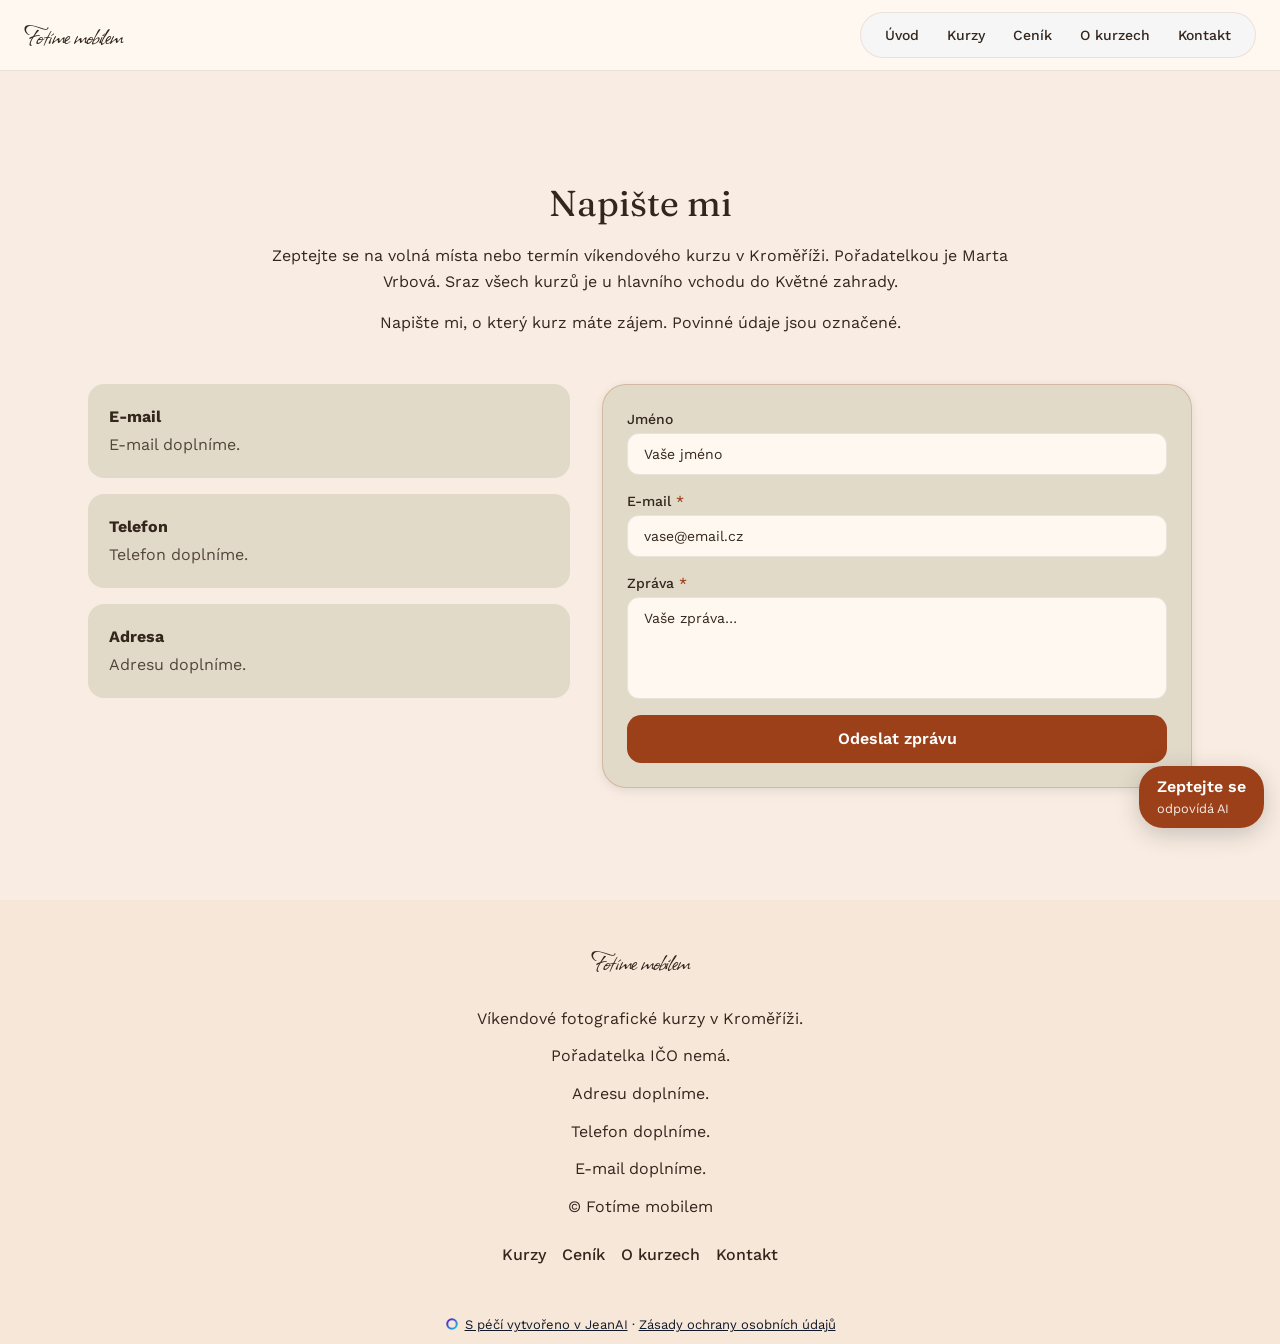
<file: kontakt.html>
<!DOCTYPE html>
<html lang="cs">
  <head>
    <meta charset="UTF-8" />
    <meta name="viewport" content="width=device-width, initial-scale=1.0" />
    <meta name="description" content="Praktické víkendové kurzy focení vlastním mobilem v Kroměříži. Malé skupiny do šesti lidí a tři kurzy od 690 Kč." />
    <meta property="og:title" content="Kontakt" />
    <meta property="og:description" content="Praktické víkendové kurzy focení vlastním mobilem v Kroměříži. Malé skupiny do šesti lidí a tři kurzy od 690 Kč." />
    <meta property="og:type" content="website" />
    <meta property="og:locale" content="cs" />
    <meta property="og:url" content="https://fotime-mobilem.netlify.app/kontakt.html" />
    <meta name="twitter:card" content="summary" />
    <meta name="twitter:title" content="Kontakt" />
    <meta name="twitter:description" content="Praktické víkendové kurzy focení vlastním mobilem v Kroměříži. Malé skupiny do šesti lidí a tři kurzy od 690 Kč." />
    <link rel="canonical" href="https://fotime-mobilem.netlify.app/kontakt.html" />
    <script type="application/ld+json">{"@context":"https://schema.org","@graph":[{"@type":"Organization","name":"Fotíme mobilem","url":"https://fotime-mobilem.netlify.app"}]}</script>
    <title>Kontakt</title>
    <link rel="stylesheet" href="/assets/utilities.css" />
    <link rel="stylesheet" href="/styles.css" />
  </head>
  <body>
    <div class="jean-site-shell" data-jean-motion="off" style="min-height:100vh;display:flex;flex-direction:column">
    <header data-jean-burger="{&quot;panelCss&quot;:&quot;background:#FFF8F0;border-color:color-mix(in srgb, #33261D 10%, transparent)&quot;,&quot;linkCss&quot;:&quot;color:#33261D&quot;,&quot;links&quot;:[{&quot;href&quot;:&quot;/&quot;,&quot;label&quot;:&quot;Úvod&quot;},{&quot;href&quot;:&quot;/kurzy.html#section_kurzy&quot;,&quot;label&quot;:&quot;Kurzy&quot;},{&quot;href&quot;:&quot;/cenik.html#section_cenik&quot;,&quot;label&quot;:&quot;Ceník&quot;},{&quot;href&quot;:&quot;/o-kurzech.html#section_o-kurzech&quot;,&quot;label&quot;:&quot;O kurzech&quot;},{&quot;href&quot;:&quot;/kontakt.html#section_kontakt&quot;,&quot;label&quot;:&quot;Kontakt&quot;}],&quot;cta&quot;:null,&quot;mobileOnly&quot;:true}" class="sticky top-0 z-50" style="background-color:var(--color-bg);border-bottom:1px solid var(--color-line)" id="section_header" data-section-id="section_header" data-section-type="header">
      <div class="max-w-7xl mx-auto px-6 py-3 flex items-center justify-between gap-8">
        <span class="inline-flex items-center gap-3 flex-shrink-0"><span class="text-xl tracking-tight flex-shrink-0" data-block-id="block_brand" data-block-type="text.heading" style="color:var(--color-text);font-family:'Allison', var(--font-heading);font-weight:400;font-size:1.875rem">Fotíme mobilem</span></span>
        <nav class="hidden md:flex items-center gap-1 px-3 py-1.5 rounded-full" style="background-color:var(--color-nav);border:1px solid var(--color-nav-border)" data-block-id="block_navigation" data-block-type="nav_links">
          <a href="/" class="text-sm font-medium px-3 py-1.5 rounded-full hover:opacity-70 transition-opacity" style="color:var(--color-text)">Úvod</a>
          <a href="/kurzy.html#section_kurzy" class="text-sm font-medium px-3 py-1.5 rounded-full hover:opacity-70 transition-opacity" style="color:var(--color-text)">Kurzy</a>
          <a href="/cenik.html#section_cenik" class="text-sm font-medium px-3 py-1.5 rounded-full hover:opacity-70 transition-opacity" style="color:var(--color-text)">Ceník</a>
          <a href="/o-kurzech.html#section_o-kurzech" class="text-sm font-medium px-3 py-1.5 rounded-full hover:opacity-70 transition-opacity" style="color:var(--color-text)">O kurzech</a>
          <a href="/kontakt.html#section_kontakt" class="text-sm font-medium px-3 py-1.5 rounded-full hover:opacity-70 transition-opacity" style="color:var(--color-text)">Kontakt</a>
        </nav>
        
        <button type="button" aria-expanded="false" aria-controls="jean-header-menu" aria-label="Menu" class="md:hidden inline-flex flex-col justify-center items-center gap-1.5 w-11 h-11 -mr-2 flex-shrink-0 cursor-pointer bg-transparent border-0">
          <span style="width:20px;height:2px;background-color:var(--color-text);display:block;transition:transform .2s;transform:none"></span>
          <span style="width:20px;height:2px;background-color:var(--color-text);display:block;opacity:1;transition:opacity .2s"></span>
          <span style="width:20px;height:2px;background-color:var(--color-text);display:block;transition:transform .2s;transform:none"></span>
        </button>
      </div>
      
    </header>
    <div class="jean-motion-layer" data-jean-reveal="true" id="section_kontakt" data-section-id="section_kontakt" data-section-type="contact">
    <section id="contact" class="py-20 lg:py-28 jean-section-shell" style="background-color:var(--color-bg-alt)">
      <div class="jean-rhythm-tight mx-auto px-6">
        <h2 class="text-3xl lg:text-4xl font-bold text-center mb-5" data-block-id="block_kontakt_heading" data-block-type="text.heading" style="color:var(--color-text);font-family:var(--font-heading)">Napište mi</h2>
        <div class="max-w-3xl mx-auto text-center mb-12 flex flex-col gap-4"><div><p data-block-id="block_kontakt_intro" data-block-type="text.paragraph" style="color:var(--color-text);line-height:1.6;font-weight:400">Zeptejte se na volná místa nebo termín víkendového kurzu v Kroměříži. Pořadatelkou je Marta Vrbová. Sraz všech kurzů je u hlavního vchodu do Květné zahrady.</p></div>
          <div><p data-block-id="block_kontakt_form_intro" data-block-type="text.paragraph" style="color:var(--color-text);line-height:1.6;font-weight:400">Napište mi, o který kurz máte zájem. Povinné údaje jsou označené.</p></div></div>
        <div class="grid grid-cols-1 lg:grid-cols-[0.9fr_1.1fr] gap-8 items-start">
          <div class="flex flex-col gap-4">
            <div><div data-block-id="block_kontakt_email" data-block-type="card" style="padding:1.25rem;border-radius:16px;border:1px solid transparent;background:var(--color-card-strong);color:var(--color-text)"><strong style="display:block;color:var(--color-text);margin-bottom:.25rem">E-mail</strong><span style="color:var(--color-text);opacity:.82">E-mail doplníme.</span></div></div>
            <div><div data-block-id="block_kontakt_telefon" data-block-type="card" style="padding:1.25rem;border-radius:16px;border:1px solid transparent;background:var(--color-card-strong);color:var(--color-text)"><strong style="display:block;color:var(--color-text);margin-bottom:.25rem">Telefon</strong><span style="color:var(--color-text);opacity:.82">Telefon doplníme.</span></div></div>
            <div><div data-block-id="block_kontakt_adresa" data-block-type="card" style="padding:1.25rem;border-radius:16px;border:1px solid transparent;background:var(--color-card-strong);color:var(--color-text)"><strong style="display:block;color:var(--color-text);margin-bottom:.25rem">Adresa</strong><span style="color:var(--color-text);opacity:.82">Adresu doplníme.</span></div></div>
          </div>
          <form class="jean-soft-shadow p-6 rounded-3xl flex flex-col gap-4" data-jean-capability="contact_form" noValidate>
            <input type="text" name="_hp" style="display:none" tabindex="-1" autocomplete="off" aria-hidden="true">
            <div class="flex flex-col gap-1">
              <label class="text-sm font-medium" style="color:var(--color-text)">Jméno</label>
              <input type="text" name="name" placeholder="Vaše jméno" class="w-full px-4 py-2.5 rounded-xl border text-sm outline-none" style="border-color:var(--color-line);background:var(--color-bg);color:var(--color-text)">
            </div>
            <div class="flex flex-col gap-1">
              <label class="text-sm font-medium" style="color:var(--color-text)">E-mail <span style="color:var(--color-primary)">*</span></label>
              <input type="email" name="email" placeholder="vase@email.cz" required class="w-full px-4 py-2.5 rounded-xl border text-sm outline-none" style="border-color:var(--color-line);background:var(--color-bg);color:var(--color-text)">
            </div>
            <div class="flex flex-col gap-1">
              <label class="text-sm font-medium" style="color:var(--color-text)">Zpráva <span style="color:var(--color-primary)">*</span></label>
              <textarea name="message" placeholder="Vaše zpráva…" rows="4" required class="w-full px-4 py-2.5 rounded-xl border text-sm outline-none resize-none" style="border-color:var(--color-line);background:var(--color-bg);color:var(--color-text)"></textarea>
            </div>
            <p class="text-sm" data-jean-slot="status" hidden></p>
            <button type="submit" class="w-full py-3 font-semibold disabled:opacity-60 transition-opacity" style="border-radius:0.9rem;color:var(--color-on-primary, #fff);background-color:var(--color-primary);border:none;cursor:pointer">Odeslat zprávu</button>
          </form>
          <div class="jean-soft-shadow p-6 rounded-3xl flex flex-col items-center gap-5 text-center" data-jean-slot="success" style="display:none">
            <svg xmlns="http://www.w3.org/2000/svg" width="48" height="48" viewBox="0 0 24 24" fill="none" stroke="currentColor" stroke-width="1.5" stroke-linecap="round" stroke-linejoin="round" style="color:var(--color-primary)"><path d="M22 11.08V12a10 10 0 1 1-5.93-9.14"></path><polyline points="22 4 12 14.01 9 11.01"></polyline></svg>
            <h3 class="text-xl font-semibold" style="color:var(--color-text)">Zpráva odeslána!</h3>
            <p style="color:var(--color-muted)">Děkujeme za Váš zájem. Ozveme se Vám co nejdříve.</p>
          </div>
        </div>
      </div>
    </section>
    </div>
    <footer class="py-10 mt-auto" style="background-color:#F6E7D8" id="section_footer" data-section-id="section_footer" data-section-type="footer">
      <div class="max-w-7xl mx-auto px-6 flex flex-col gap-6">
        <div class="text-center"><span class="text-xl font-bold tracking-tight" data-block-id="block_footer_brand" data-block-type="text.heading" style="color:var(--color-text);font-family:'Allison', var(--font-heading);font-weight:400;font-size:1.875rem">Fotíme mobilem</span></div>
        <div class="text-center max-w-3xl mx-auto flex flex-col gap-3"><div><p data-block-id="block_footer_location" data-block-type="text.paragraph" style="color:var(--color-text);line-height:1.6;font-weight:400">Víkendové fotografické kurzy v Kroměříži.</p></div>
          <div><p data-block-id="block_footer_ico" data-block-type="text.paragraph" style="color:var(--color-text);line-height:1.6;font-weight:400">Pořadatelka IČO nemá.</p></div>
          <div><p data-block-id="block_footer_address" data-block-type="text.paragraph" style="color:var(--color-text);line-height:1.6;font-weight:400">Adresu doplníme.</p></div>
          <div><p data-block-id="block_footer_phone" data-block-type="text.paragraph" style="color:var(--color-text);line-height:1.6;font-weight:400">Telefon doplníme.</p></div>
          <div><p data-block-id="block_footer_email" data-block-type="text.paragraph" style="color:var(--color-text);line-height:1.6;font-weight:400">E-mail doplníme.</p></div>
          <div><p data-block-id="block_footer_copyright" data-block-type="text.paragraph" style="color:var(--color-text);line-height:1.6;font-weight:400">© Fotíme mobilem</p></div></div>
        <div class="flex flex-col items-center gap-3"><div><nav data-block-id="block_footer_nav" data-block-type="nav_links" style="display:flex;flex-wrap:wrap;justify-content:center;gap:1rem"><a href="/kurzy#section_kurzy" style="color:var(--color-text);font-weight:500">Kurzy</a><a href="/cenik#section_cenik" style="color:var(--color-text);font-weight:500">Ceník</a><a href="/o-kurzech#section_o-kurzech" style="color:var(--color-text);font-weight:500">O kurzech</a><a href="/kontakt#section_kontakt" style="color:var(--color-text);font-weight:500">Kontakt</a></nav></div></div>
        
        
      </div>
    </footer><div data-jean-identification="1" aria-label="Údaje o provozovateli" style="background:#F6E7D8!important;color:#111827!important;font-family:var(--font-body, ui-sans-serif), system-ui, -apple-system, sans-serif;font-size:13px!important;line-height:1.6!important;padding:8px 16px;text-align:center;word-break:break-word;display:block!important;visibility:visible!important;opacity:1!important;position:static!important;height:auto!important;max-height:none!important;overflow:visible!important;clip-path:none!important;transform:none!important;content-visibility:visible!important"><span style="display:block!important;visibility:visible!important;opacity:1!important;color:inherit!important;font-size:13px!important;line-height:1.6!important;position:static!important;height:auto!important;max-height:none!important;overflow:visible!important;clip-path:none!important;transform:none!important;text-indent:0!important;letter-spacing:normal!important;word-spacing:normal!important;content-visibility:visible!important"><a href="https://jeanai.cz" rel="noopener" style="display:inline!important;text-decoration:underline;visibility:visible!important;opacity:1!important;color:inherit!important;font-size:13px!important;line-height:1.6!important;position:static!important;height:auto!important;max-height:none!important;overflow:visible!important;clip-path:none!important;transform:none!important;text-indent:0!important;letter-spacing:normal!important;word-spacing:normal!important;content-visibility:visible!important"><svg aria-hidden="true" focusable="false" width="14" height="14" viewBox="0 0 128 128" style="display:inline-block!important;visibility:visible!important;opacity:1!important;width:14px!important;height:14px!important;vertical-align:-2px;margin-right:6px"><defs><linearGradient id="jean-mark-ring" x1="0" y1="0" x2="1" y2="1"><stop offset="0" stop-color="#5814cf"/><stop offset="1" stop-color="#12c9e6"/></linearGradient></defs><circle cx="64" cy="64" r="43.5" fill="none" stroke="url(#jean-mark-ring)" stroke-width="19"/></svg>S péčí vytvořeno v JeanAI</a> · <a href="/soukromi.html" style="display:inline!important;text-decoration:underline;visibility:visible!important;opacity:1!important;color:inherit!important;font-size:13px!important;line-height:1.6!important;position:static!important;height:auto!important;max-height:none!important;overflow:visible!important;clip-path:none!important;transform:none!important;text-indent:0!important;letter-spacing:normal!important;word-spacing:normal!important;content-visibility:visible!important">Zásady ochrany osobních údajů</a></span></div>
    </div>
    <script>
(function () {
  "use strict";

  function styled(tag, css) {
    var el = document.createElement(tag);
    el.style.cssText = css;
    return el;
  }

  // ── gallery lightbox — parity with the React modal, clicks only ──
  var galleries = document.querySelectorAll('[data-jean-lightbox]');
  for (var g = 0; g < galleries.length; g += 1) (function (sectionEl) {
    var figures = sectionEl.querySelectorAll('figure');
    var managedMount = sectionEl.getAttribute('data-jean-lightbox') === 'managed';
    if (figures.length === 0 && !managedMount) return;
    var items = [];
    for (var i = 0; i < figures.length; i += 1) {
      var img = figures[i].querySelector('img');
      items.push({
        src: img ? (img.getAttribute('data-jean-full') || img.getAttribute('src') || '') : '',
        alt: img ? (img.getAttribute('alt') || '') : '',
      });
    }

    var idx = -1;
    var overlay = null;
    var imgEl = null;
    var counterEl = null;

    function close() {
      if (overlay && overlay.parentNode) overlay.parentNode.removeChild(overlay);
      overlay = null;
      idx = -1;
    }
    function show(next) {
      idx = Math.max(0, Math.min(items.length - 1, next));
      imgEl.src = items[idx].src;
      imgEl.alt = items[idx].alt;
      counterEl.textContent = (idx + 1) + ' / ' + items.length;
    }
    function navButton(placementCss, text, onClick) {
      var btn = styled('button', 'position:absolute;' + placementCss + ';padding:0.75rem;border-radius:9999px;background:rgba(255,255,255,0.15);color:#fff;border:none;cursor:pointer');
      btn.type = 'button';
      btn.textContent = text;
      btn.addEventListener('click', function (e) { e.stopPropagation(); onClick(); });
      return btn;
    }
    function open(start) {
      overlay = styled('div', 'position:fixed;inset:0;z-index:100;display:flex;align-items:center;justify-content:center;background:rgba(0,0,0,0.92)');
      overlay.addEventListener('click', close);
      var wrap = styled('div', 'position:relative');
      wrap.addEventListener('click', function (e) { e.stopPropagation(); });
      imgEl = styled('img', 'max-height:85vh;max-width:90vw;border-radius:0.75rem;object-fit:contain;box-shadow:0 25px 50px rgba(0,0,0,0.5)');
      wrap.appendChild(imgEl);
      counterEl = styled('div', 'position:absolute;bottom:1rem;left:50%;transform:translateX(-50%);font-size:0.875rem;color:rgba(255,255,255,0.7)');
      overlay.appendChild(wrap);
      overlay.appendChild(navButton('left:1rem;top:50%;transform:translateY(-50%);font-size:1.5rem', '\u2190', function () { show(idx - 1); }));
      overlay.appendChild(navButton('right:1rem;top:50%;transform:translateY(-50%);font-size:1.5rem', '\u2192', function () { show(idx + 1); }));
      overlay.appendChild(navButton('top:1rem;right:1rem;font-size:1.2rem;line-height:1', '\u00d7', close));
      overlay.appendChild(counterEl);
      document.body.appendChild(overlay);
      show(start);
    }

    // 8z56 W-2a — a MANAGED gallery's figures are its collection's, and the
    // live refresh replaces them after this runs: one delegate on the section,
    // the list read at the click, and a placeholder panel never opens.
    if (managedMount) {
      sectionEl.addEventListener('click', function (e) {
        var fig = e && e.target && e.target.closest ? e.target.closest('figure') : null;
        if (!fig || fig.closest('[data-jean-placeholder]')) return;
        var live = sectionEl.querySelectorAll('figure');
        var at = -1;
        items = [];
        for (var k = 0; k < live.length; k += 1) {
          if (live[k].closest('[data-jean-placeholder]')) continue;
          if (live[k] === fig) at = items.length;
          var liveImg = live[k].querySelector('img');
          items.push({
            src: liveImg ? (liveImg.getAttribute('data-jean-full') || liveImg.getAttribute('src') || '') : '',
            alt: liveImg ? (liveImg.getAttribute('alt') || '') : '',
          });
        }
        if (at >= 0) open(at);
      });
      return;
    }

    for (var f = 0; f < figures.length; f += 1) (function (fi) {
      figures[fi].addEventListener('click', function () { open(fi); });
    })(f);
  })(galleries[g]);

  // ── a picture that opens (8z46 QL-24a) ──
  // Bound to img[data-jean-image-open], which the renderer stamps on a picture
  // whose block or site says it opens. Never in the editor's canvas: the
  // overlay's own script is on that page (script[data-jean-overlay]) and a
  // click there selects the block, so the click is left to it.
  //
  // From the keyboard too (8z46 leftover, 8z50 run): the picture is in the Tab
  // order and opens on Enter or Space; the dialog takes the focus on its close
  // button and keeps Tab inside; closing it, any way, gives the focus back to
  // the picture that opened it. The canvas is asked at the moment of the key,
  // as at the click: its overlay script comes after this one on the page.
  var openables = document.querySelectorAll('img[data-jean-image-open]');
  if (openables.length > 0) (function () {
    var box = null;
    var boxImg = null;
    var boxCaption = null;
    var boxCounter = null;
    var boxClose = null;
    var opener = null;
    var group = [];
    var at = -1;

    function inEditorCanvas() {
      return typeof document.querySelector === 'function' && Boolean(document.querySelector('script[data-jean-overlay]'));
    }
    function sameSection(img) {
      var root = typeof img.closest === 'function' ? img.closest('[data-section-id]') : null;
      if (!root) return [img];
      var list = root.querySelectorAll('img[data-jean-image-open]');
      var out = [];
      for (var i = 0; i < list.length; i += 1) out.push(list[i]);
      return out.length ? out : [img];
    }
    function paint() {
      var img = group[at];
      boxImg.src = img.getAttribute('data-jean-full') || img.getAttribute('src') || '';
      boxImg.alt = img.getAttribute('alt') || '';
      boxCaption.textContent = boxImg.alt;
      boxCaption.style.display = boxImg.alt ? 'block' : 'none';
      if (boxCounter) boxCounter.textContent = (at + 1) + ' / ' + group.length;
    }
    function step(delta) {
      if (group.length < 2) return;
      at = (at + delta + group.length) % group.length;
      paint();
    }
    function inside(el) {
      for (var x = el; x; x = x.parentNode) if (x === box) return true;
      return false;
    }
    function keepTabInside(e) {
      var buttons = box.querySelectorAll('button');
      if (!buttons.length) return;
      var first = buttons[0];
      var last = buttons[buttons.length - 1];
      var active = document.activeElement;
      if (e.shiftKey ? (active === first || !inside(active)) : (active === last || !inside(active))) {
        if (typeof e.preventDefault === 'function') e.preventDefault();
        (e.shiftKey ? last : first).focus();
      }
    }
    function onKey(e) {
      if (!box) return;
      if (e.key === 'Escape') shut();
      else if (e.key === 'ArrowRight') step(1);
      else if (e.key === 'ArrowLeft') step(-1);
      else if (e.key === 'Tab') keepTabInside(e);
    }
    function shut() {
      if (box && box.parentNode) box.parentNode.removeChild(box);
      box = null;
      boxClose = null;
      at = -1;
      if (typeof document.removeEventListener === 'function') document.removeEventListener('keydown', onKey);
      var back = opener;
      opener = null;
      if (back && typeof back.focus === 'function') back.focus();
    }
    function control(placementCss, text, onClick) {
      var btn = styled('button', 'position:absolute;' + placementCss + ';padding:0.75rem;border-radius:9999px;background:rgba(255,255,255,0.15);color:#fff;border:none;cursor:pointer');
      btn.type = 'button';
      btn.textContent = text;
      btn.addEventListener('click', function (e) { e.stopPropagation(); onClick(); });
      return btn;
    }
    function open(img) {
      opener = img;
      group = sameSection(img);
      at = Math.max(0, group.indexOf(img));
      box = styled('div', 'position:fixed;inset:0;z-index:101;display:flex;flex-direction:column;align-items:center;justify-content:center;gap:1rem;padding:1.5rem;background:rgba(0,0,0,0.9);cursor:zoom-out');
      box.setAttribute('role', 'dialog');
      box.setAttribute('aria-modal', 'true');
      box.addEventListener('click', shut);
      boxImg = styled('img', 'max-height:80vh;max-width:92vw;border-radius:0.75rem;object-fit:contain;box-shadow:0 25px 50px rgba(0,0,0,0.5);cursor:default');
      boxImg.addEventListener('click', function (e) { e.stopPropagation(); });
      boxCaption = styled('p', 'margin:0;max-width:60rem;text-align:center;color:#fff;font-size:0.95rem;line-height:1.5');
      box.appendChild(boxImg);
      box.appendChild(boxCaption);
      boxCounter = null;
      if (group.length > 1) {
        boxCounter = styled('div', 'font-size:0.875rem;color:rgba(255,255,255,0.7)');
        box.appendChild(boxCounter);
        box.appendChild(control('left:1rem;top:50%;transform:translateY(-50%);font-size:1.5rem', '\u2190', function () { step(-1); }));
        box.appendChild(control('right:1rem;top:50%;transform:translateY(-50%);font-size:1.5rem', '\u2192', function () { step(1); }));
      }
      boxClose = control('top:1rem;right:1rem;font-size:1.2rem;line-height:1', '\u00d7', shut);
      box.appendChild(boxClose);
      document.body.appendChild(box);
      if (typeof document.addEventListener === 'function') document.addEventListener('keydown', onKey);
      paint();
      if (typeof boxClose.focus === 'function') boxClose.focus();
    }
    for (var o = 0; o < openables.length; o += 1) (function (img) {
      if (img.getAttribute('tabindex') === null) img.setAttribute('tabindex', '0');
      img.setAttribute('role', 'button');
      img.addEventListener('click', function (e) {
        if (inEditorCanvas()) return;
        if (e && e.defaultPrevented) return;
        open(img);
      });
      // Enter opens on the press, Space on the release, as a button does: the
      // focus moves onto the close button when it opens, and a Space released
      // there would click it shut again. A held Enter opens once (its repeats
      // would press the close button, then the picture, in turn), and Space
      // opens only on the release of a press that began on this picture.
      var spacePressed = false;
      img.addEventListener('keydown', function (e) {
        if (box || inEditorCanvas()) return;
        if (e.key !== 'Enter' && e.key !== ' ') return;
        if (typeof e.preventDefault === 'function') e.preventDefault();
        if (e.repeat) return;
        if (e.key === 'Enter') open(img);
        else spacePressed = true;
      });
      img.addEventListener('keyup', function (e) {
        if (e.key !== ' ') return;
        var pressedHere = spacePressed;
        spacePressed = false;
        if (!pressedHere || box || inEditorCanvas()) return;
        if (typeof e.preventDefault === 'function') e.preventDefault();
        open(img);
      });
    })(openables[o]);
  })();

  // ── paged menu — the pager the mount render froze on page one ──
  var menus = document.querySelectorAll('[data-jean-menu-paged]');
  for (var m = 0; m < menus.length; m += 1) (function (sectionEl) {
    var pages = sectionEl.querySelectorAll('[data-jean-menu-page]');
    if (pages.length === 0) return;

    var prev = null;
    var next = null;
    var nums = [];
    var buttons = sectionEl.querySelectorAll('button');
    for (var i = 0; i < buttons.length; i += 1) {
      var label = (buttons[i].textContent || '').trim();
      if (label === '\u2190') prev = buttons[i];
      else if (label === '\u2192') next = buttons[i];
      else if (/^[0-9]+$/.test(label)) nums.push(buttons[i]);
    }
    var counter = null;
    var divs = sectionEl.querySelectorAll('div');
    for (var d = 0; d < divs.length; d += 1) {
      if (/^[0-9]+ \/ [0-9]+$/.test((divs[d].textContent || '').trim()) && !divs[d].querySelector('div')) {
        counter = divs[d];
        break;
      }
    }

    var current = 0;
    for (var p0 = 0; p0 < pages.length; p0 += 1) {
      if (pages[p0].style.display !== 'none') { current = p0; break; }
    }

    function setPage(n) {
      current = Math.max(0, Math.min(pages.length - 1, n));
      for (var p = 0; p < pages.length; p += 1) {
        pages[p].style.display = p === current ? 'block' : 'none';
      }
      if (counter) counter.textContent = (current + 1) + ' / ' + pages.length;
      if (prev) { prev.disabled = current === 0; prev.style.opacity = current === 0 ? '0.5' : '1'; }
      if (next) { next.disabled = current === pages.length - 1; next.style.opacity = current === pages.length - 1 ? '0.5' : '1'; }
      for (var b = 0; b < nums.length; b += 1) {
        var active = b === current;
        nums[b].style.border = active ? '1px solid var(--color-primary)' : '1px solid var(--color-line)';
        nums[b].style.backgroundColor = active ? 'color-mix(in srgb, var(--color-primary) 12%, white)' : 'var(--color-surface)';
        nums[b].style.color = active ? 'var(--color-primary)' : 'var(--color-text)';
      }
    }

    if (prev) prev.addEventListener('click', function () { setPage(current - 1); });
    if (next) next.addEventListener('click', function () { setPage(current + 1); });
    for (var nb = 0; nb < nums.length; nb += 1) (function (k) {
      nums[k].addEventListener('click', function () { setPage(k); });
    })(nb);
  })(menus[m]);

  // ── burger header — the drawer the mount render never painted ──
  //
  // DELEGATED from the document on purpose (8z52 QC-4), rather than bound to
  // the buttons this script finds at load. The editor's canvas swaps a changed
  // section's markup in place (canvasMorph.ts), and a listener left on the
  // button that was there at load sits on a node the page no longer holds: the
  // drawer opened once and then never again, so a header carrying
  // data-jean-burger — which is every header with a link or a CTA — had to
  // remount the whole canvas document for every edit to its text. A delegate
  // reads the header out of the event, so a header swapped in an hour later
  // behaves exactly like the one that loaded, and nobody has to re-initialise
  // anything for it.
  //
  // Which costs a rule: NO STATE IN A CLOSURE, because a closure describes the
  // header that was. The state is the DOM. Whether the drawer is open is the
  // button's aria-expanded — the attribute a screen reader is told anyway —
  // and the panel is the element carrying jean-burger-panel, built on open
  // and removed on close. A swapped header arrives with neither, and that is
  // the honest answer: the markup the renderer writes has the drawer shut.
  //
  // NOTE: no backticks anywhere below. The whole script is a JS template
  // literal, and a backtick in a COMMENT closes it — the error lands on a line
  // that looks fine.
  function burgerPanelOf(headerEl) {
    return headerEl.querySelector('.jean-burger-panel');
  }

  function buildBurgerPanel(data) {
    // Two shapes, because the two headers are two compositions. An overlay
    // header's drawer IS its navigation at every width, so it stays the
    // floating rounded card. The other three keep their nav on the desktop
    // and only borrow this below the md breakpoint, so their panel is a
    // full-width sheet under the bar — and it carries the md:hidden class, or
    // a reader who opens it on a phone and then widens the window is left
    // with a panel duplicating the nav bar above it.
    //
    // RESOLVED colours from the drawer data, never var(--color-*): this panel
    // hangs INSIDE the header, and a header on a dark ground scopes its own
    // --color-text / --color-line overrides to that element while leaving
    // --color-bg alone. A panel reading those tokens paints the page's white
    // background under the header's white text — invisible. Measured live.
    var face = data.panelCss || 'background:#FFFFFF;border-color:rgba(15,23,42,0.12)';
    var inkCss = data.linkCss || 'color:#0F172A';
    var panel = data.mobileOnly
      ? styled('div', 'padding:0 1.5rem 1.25rem;border-top-width:1px;border-top-style:solid;' + face)
      : styled('div', 'margin:0 1.5rem;border-radius:1rem;padding:2rem;border-width:1px;border-style:solid;box-shadow:0 24px 60px rgba(0,0,0,0.18);' + face);
    // jean-burger-panel is how the delegate finds an open drawer again; it is
    // a class and not a data-jean-* name on purpose, so it stays out of the
    // swap decision canvasMorph.ts makes from those names.
    panel.className = data.mobileOnly ? 'jean-burger-panel md:hidden' : 'jean-burger-panel';
    var nav = styled('nav', 'display:flex;flex-direction:column;gap:1rem');
    var links = Array.isArray(data.links) ? data.links : [];
    for (var i = 0; i < links.length; i += 1) {
      var a = styled('a', 'font-size:1.125rem;font-weight:500;text-decoration:none;' + inkCss);
      a.href = links[i].href || '#';
      a.textContent = links[i].label || 'Link';
      nav.appendChild(a);
    }
    panel.appendChild(nav);
    if (data.cta && data.cta.label) {
      var cta = styled('a', 'display:inline-flex;align-items:center;padding:0.625rem 1.5rem;margin-top:1.5rem;font-size:0.875rem;font-weight:600;text-decoration:none;' + (data.cta.css || ''));
      cta.href = data.cta.href || '#';
      cta.textContent = data.cta.label;
      panel.appendChild(cta);
    }
    return panel;
  }

  function paintBurgerButton(btn, open) {
    btn.setAttribute('aria-expanded', open ? 'true' : 'false');
    // TWO bars on the overlay burger, THREE on the others — and the middle
    // one has to go, or the X keeps a stroke through its centre. Written off
    // the actual count rather than a layout flag, so a burger that grows or
    // loses a bar animates correctly without this knowing which it was.
    var spans = btn.querySelectorAll('span');
    if (spans.length >= 3) {
      spans[0].style.transform = open ? 'translateY(9px) rotate(45deg)' : 'none';
      spans[1].style.opacity = open ? '0' : '1';
      spans[2].style.transform = open ? 'translateY(-9px) rotate(-45deg)' : 'none';
    } else if (spans.length === 2) {
      spans[0].style.transform = open ? 'translateY(4px) rotate(45deg)' : 'none';
      spans[1].style.transform = open ? 'translateY(-4px) rotate(-45deg)' : 'none';
    }
  }

  function shutBurger(headerEl) {
    var panel = burgerPanelOf(headerEl);
    if (panel && panel.parentNode) panel.parentNode.removeChild(panel);
    var btn = headerEl.querySelector('button[aria-label="Menu"]');
    if (btn) paintBurgerButton(btn, false);
  }

  function toggleBurger(headerEl, btn) {
    if (burgerPanelOf(headerEl)) { shutBurger(headerEl); return; }
    var data;
    try { data = JSON.parse(headerEl.getAttribute('data-jean-burger') || '{}'); } catch (err) { return; }
    headerEl.appendChild(buildBurgerPanel(data));
    paintBurgerButton(btn, true);
  }

  if (typeof document.addEventListener === 'function') {
    document.addEventListener('click', function (ev) {
      var target = ev && ev.target;
      if (!target || typeof target.closest !== 'function') return;
      var btn = target.closest('button[aria-label="Menu"]');
      var headerEl = (btn || target).closest('[data-jean-burger]');
      // A burger button in a header with no drawer data has nothing to open —
      // the renderer drops the attribute when the drawer would be empty.
      if (!headerEl) return;
      if (btn) { toggleBurger(headerEl, btn); return; }
      // A link inside the open drawer: the browser follows it, and the drawer
      // that covered the page goes with it — the close the per-link listener
      // used to do, now without a listener per link.
      var link = target.closest('a');
      if (link && link.closest('.jean-burger-panel')) shutBurger(headerEl);
    });
  }

  // ── click-to-load video (SF-1b) — the iframe is CREATED, never rendered ──
  //
  // The page ships a placeholder that is a link to the video's own page, so a
  // reader with no JavaScript still gets the video. With JavaScript, the click
  // is intercepted and the embed is built here instead — which is the only
  // moment a visitor's browser talks to YouTube or Vimeo, and it happens
  // because they asked. autoplay=1 is added so the click that replaced the
  // poster also starts the video: one click, not two. (No backticks in this
  // literal - one ends it, which is what the header two hundred lines up says.)
  var videos = document.querySelectorAll('[data-jean-video]');
  for (var vi = 0; vi < videos.length; vi += 1) (function (holder) {
    var trigger = holder.querySelector('[data-jean-video-play]');
    if (!trigger) return;
    trigger.addEventListener('click', function (ev) {
      var src = holder.getAttribute('data-jean-video');
      // No embed URL means the link is the only answer there is — let it open.
      if (!src) return;
      // The placeholder IS an <a href> to the video's own page, so the browser
      // gestures for „open this elsewhere" must keep working: a modifier click
      // or a middle click follows the link instead of being swallowed into an
      // autoplaying iframe in place (review of #1436).
      if (ev.metaKey || ev.ctrlKey || ev.shiftKey || ev.altKey) return;
      if (typeof ev.button === 'number' && ev.button !== 0) return;
      ev.preventDefault();
      var frame = document.createElement('iframe');
      frame.setAttribute('src', src + (src.indexOf('?') === -1 ? '?' : '&') + 'autoplay=1');
      frame.setAttribute('allow', 'accelerometer; autoplay; encrypted-media; gyroscope; picture-in-picture; fullscreen');
      frame.setAttribute('allowfullscreen', '');
      frame.setAttribute('title', trigger.getAttribute('aria-label') || 'Video');
      frame.style.cssText = 'position:absolute;inset:0;width:100%;height:100%;border:0';
      holder.textContent = '';
      holder.appendChild(frame);
    });
  })(videos[vi]);
})();
</script>
    <script>
(function () {
  "use strict";
  var CFG = {"apiUrl":"https://jeanai.onrender.com","siteId":"a8fa34de-c6c8-4594-9828-240a1c599166","forms":{"contact_form":"08c47be5-998e-46a6-9b57-90ecbed0d067","enquiry_form":null,"waitlist":null,"newsletter_signup":false,"reservation":null,"suggestions":false},"widgets":[],"dualMounts":["suggestions"],"slotMinutes":60,"resourceTimezone":"","turnstile":null,"preview":false,"copy":{"submitting":"Odesílám…","success":"Děkujeme! Ozveme se co nejdřív.","successReservation":"Rezervace přijata. Potvrzení jsme poslali na e-mail.","deposit":{"awaiting":"Rezervace přijata — potvrdí se, jakmile dorazí záloha. Pokyny k platbě jsme poslali i na e-mail.","title":"Zálohu pošlete převodem","scan":"Naskenujte QR kód v aplikaci své banky, nebo zadejte platbu ručně.","amount":"Částka","account":"Číslo účtu","iban":"IBAN","symbol":"Variabilní symbol","message":"Zpráva pro příjemce","due":"Nedorazí-li záloha do {due}, rezervace se zruší."},"errorDateRequired":"Vyberte prosím datum a čas.","errorFullyBooked":"Tenhle termín je bohužel obsazený. Zkuste jiný.","successNewsletter":"Hotovo — odběr potvrzen.","successEnquiry":"Poptávka odeslána! Děkujeme za Váš zájem. Ozveme se Vám co nejdříve.","successSuggestion":"Děkujeme! Podnět jsme přijali. Na webu se objeví, až ho schválí správce.","alreadySubscribed":"Tuhle adresu už v seznamu máme.","successWaitlist":"Přidáni na čekací listinu! Dáme Vám vědět, jakmile se uvolní místo.","errorEmailRequired":"Vyplňte prosím e-mail.","errorEmailInvalid":"Zkontrolujte prosím tvar e-mailu.","errorRequired":"Vyplňte prosím všechna pole.","errorGeneric":"Odeslání se nepodařilo. Zkuste to prosím znovu.","errorNetwork":"Nepodařilo se spojit se serverem. Zkuste to prosím znovu.","errorTurnstile":"Prosím dokončete bezpečnostní ověření.","previewNotice":"Náhled: na živém webu se formulář opravdu odešle.","agree":{"label":"Souhlasím","pressedMark":"✓ ","note":"Počet souhlasů je orientační.","similarOne":"Podobný podnět už tu je — souhlasíte s ním?","similarMany":"Podobné podněty už tu jsou — souhlasíte s některým?","preview":"Náhled: na živém webu se souhlas započítá.","challengeUnavailable":"Bezpečnostní ověření se nepodařilo načíst. Zkontrolujte připojení nebo blokování obsahu a zkuste to znovu."},"reply":{"open":"Odpovědět","textLabel":"Vaše odpověď","nameLabel":"Jméno (nepovinné)","submit":"Odeslat odpověď","moderation":"Odpověď se na webu objeví, až ji schválí správce.","success":"Děkujeme! Odpověď jsme přijali. Na webu se objeví, až ji schválí správce.","anonymous":"Návštěvník","more":"Další odpovědi","preview":"Náhled: na živém webu se odpověď opravdu odešle.","maxText":400,"maxName":60},"errorsByCode":{"runtime_inactive":"Interaktivní funkce tohoto webu jsou dočasně pozastavené.","function_switched_off":"Tato funkce je teď na webu vypnutá.","site_owner_deleted":"Interaktivní funkce tohoto webu už nejsou k dispozici.","service_unavailable":"Služba je dočasně nedostupná. Zkuste to prosím za chvíli.","newsletter_unavailable":"Přihlášení k odběru je dočasně nedostupné. Zkuste to prosím později.","reservations_unavailable":"Rezervace jsou dočasně nedostupné. Zkuste to prosím později.","waitlist_unavailable":"Pořadník je dočasně nedostupný. Zkuste to prosím později.","rate_limited":"Zkoušíte to příliš často. Počkejte prosím chvíli a zkuste to znovu.","form_daily_limit":"Formulář dnes přijal maximální počet zpráv. Zkuste to prosím zítra.","daily_limit":"Web dnes přijal maximum podnětů. Zkuste to prosím zítra.","too_many_files":"K podnětu patří jedna fotka.","site_files_full":"Web teď nemůže přijmout další fotku. Zkuste to prosím později.","photo_too_large":"Fotka je příliš velká. Zkuste prosím menší, do 5 MB.","photo_unreadable":"Fotku se nepodařilo přečíst. Pošlete prosím JPEG, PNG nebo WebP.","photo_empty":"Fotka je prázdná. Vyberte prosím soubor znovu.","photo_busy":"Fotku teď nestíháme zpracovat. Zkuste to prosím za chvíli.","title_required":"Doplňte prosím krátký nadpis.","text_required":"Napište prosím, o co jde.","text_too_long":"Podnět je moc dlouhý — zkraťte ho prosím, počítadlo pod polem ukazuje, kolik místa zbývá.","invalid_photo":"Fotku se nepodařilo přiřadit. Zkuste ji prosím vybrat znovu.","vote_entry_limit":"Z vašeho připojení už s tímto podnětem souhlasilo víc lidí. Další souhlas teď přidat nejde.","vote_daily_limit":"Dnes jste souhlasili s mnoha podněty. Zkuste to prosím zítra.","voter_required":"Souhlas se nepodařilo započítat. Načtěte prosím stránku znovu.","reply_voter_required":"Odpověď se nepodařilo odeslat. Načtěte prosím stránku znovu.","reply_to_reply":"Odpovědět jde jen na podnět, ne na jinou odpověď.","reply_entry_limit":"K tomuto podnětu už z vašeho připojení přišlo víc odpovědí. Další teď poslat nejde.","reply_daily_limit":"Dnes jste poslali mnoho odpovědí. Zkuste to prosím zítra.","reply_takes_no_photo":"K odpovědi nejde přiložit fotku — fotka patří k podnětu.","invalid_parent":"Odpověď se nepodařilo přiřadit k podnětu. Načtěte prosím stránku znovu.","slot_unavailable":"Zvolený termín je plně obsazen. Vyberte prosím jiný termín.","outside_schedule":"Zvolený čas je mimo otevírací dobu. Vyberte prosím jiný termín.","blackout_period":"V tomto období nepřijímáme rezervace. Vyberte prosím jiný termín.","resource_not_bookable":"Tato položka právě nepřijímá rezervace.","reservation_window_invalid":"Zvolený termín nelze rezervovat. Zkontrolujte prosím datum a čas.","email_required":"Vyplňte prosím e-mailovou adresu.","email_invalid":"Zadejte prosím platnou e-mailovou adresu.","turnstile_missing":"Nepodařilo se ověřit, že nejste robot. Načtěte prosím stránku znovu.","turnstile_failed":"Ověření se nezdařilo. Zkuste to prosím znovu.","not_found":"Tuto stránku se nepodařilo najít.","form_not_found":"Tento formulář už není dostupný.","suggestion_not_found":"Tento podnět už na webu není.","resource_not_found":"Tato položka už není dostupná.","reservation_not_found":"Rezervaci se nepodařilo najít. Zkontrolujte prosím odkaz z potvrzovacího e-mailu.","reservation_not_cancellable":"Tuto rezervaci už nelze zrušit. Ozvěte se nám prosím přímo.","confirmation_invalid":"Tento potvrzovací odkaz už neplatí.","confirmation_expired":"Platnost potvrzovacího odkazu vypršela. Přihlaste se prosím k odběru znovu.","submission_failed":"Zprávu se nepodařilo odeslat. Zkuste to prosím znovu.","spam_protection_unsupported":"Formulář je dočasně mimo provoz. Zkuste to prosím později.","site_not_found":"Tento web už není dostupný.","storage_unavailable":"Fotku se nepodařilo uložit. Zkuste to prosím znovu.","visitor_authored_collection":"Tento obsah může přidat jen návštěvník webu.","invalid_request":"Odeslaná data nejsou úplná. Zkontrolujte prosím formulář a zkuste to znovu."}}};

function jeanTzOffsetMs(ts, timeZone) {
  // NOTE: no backticks and no dollar-brace anywhere inside these two function
  // bodies. Their source is inlined into a template literal by both
  // generators, so one backtick in a comment ends the emitted script. A test
  // asserts it, because this is not the kind of thing anyone spots in review.
  try {
    var dtf = new Intl.DateTimeFormat('en-US', {
      timeZone: timeZone, hour12: false,
      year: 'numeric', month: '2-digit', day: '2-digit',
      hour: '2-digit', minute: '2-digit', second: '2-digit',
    });
    var parts = {};
    var list = dtf.formatToParts(new Date(ts));
    for (var i = 0; i < list.length; i += 1) parts[list[i].type] = list[i].value;
    // hour12:false yields "24" for midnight in some engines; 24 % 24 = 0 and
    // the date fields are already the next day, so this is the whole fix.
    var asUtc = Date.UTC(
      Number(parts.year), Number(parts.month) - 1, Number(parts.day),
      Number(parts.hour) % 24, Number(parts.minute), Number(parts.second)
    );
    return asUtc - ts;
  } catch (e) {
    return 0;
  }
}

function jeanZonedWallClockToUtc(local, timeZone) {
  // Shape-checked rather than handed to Date.parse, which is lenient enough to
  // accept fragments: Date.parse(':00Z') is a number in V8, so a blank date
  // input would have produced a confident wrong instant instead of an error.
  if (!/^\d{4}-\d{2}-\d{2}T\d{2}:\d{2}$/.test(String(local || ''))) return new Date(NaN);
  var naive = Date.parse(local + ':00Z');
  if (isNaN(naive)) return new Date(NaN);
  if (!timeZone) return new Date(local + ':00');
  var offset = jeanTzOffsetMs(naive, timeZone);
  var ts = naive - offset;
  var corrected = jeanTzOffsetMs(ts, timeZone);
  if (corrected !== offset) ts = naive - corrected;
  return new Date(ts);
}

  /**
   * The mount's scope for slots that live BESIDE the form (V3.4b): the nearest
   * capability ancestor, or — when the capability attribute is on the form
   * itself, as the spec renderer writes it — the form's parent. Never the form:
   * a slot search scoped to the form would only ever find what is inside it.
   */
  function slotScope(form) {
    var scope = (form.closest && form.closest('[data-jean-capability]')) || form.parentElement;
    if (scope === form) scope = form.parentElement;
    return scope && scope.querySelector ? scope : null;
  }

  function statusNode(form) {
    // The registry declares a "status" slot for every free-markup capability, so
    // a well-behaved page gives us somewhere to write. The spec renderer puts
    // the newsletter/waitlist slot BESIDE the form (where React's error line
    // rendered), so the mount's scope is searched after the form itself. When
    // the page has none, create one rather than staying silent — an unreported
    // failure is worse than an unstyled message.
    var node = form.querySelector('[data-jean-slot="status"]');
    if (!node) {
      var scope = slotScope(form);
      var outside = scope ? scope.querySelector('[data-jean-slot="status"]') : null;
      if (outside && (!form.contains || !form.contains(outside))) node = outside;
    }
    if (!node) {
      node = document.createElement("p");
      node.setAttribute("data-jean-slot", "status");
      node.style.marginTop = "0.75rem";
      form.appendChild(node);
    }
    return node;
  }

  function say(form, text, tone) {
    var node = statusNode(form);
    node.textContent = text;
    // A pre-rendered slot ships hidden so an empty line does not hold layout
    // space; the first message is what reveals it.
    node.hidden = false;
    node.setAttribute("data-jean-status", tone);
    node.setAttribute("role", tone === "error" ? "alert" : "status");
  }

  /**
   * The page's own success panel, if it declared one (V3.1).
   *
   * Searched in the capability mount first, then the form's parent, because the
   * panel is a SIBLING of the form — it has to be, since the form gets hidden.
   * A panel written INSIDE the form is refused rather than used: revealing it
   * and then hiding its container is a success message nobody can read, and
   * that is a likelier mistake than it looks.
   */
  function successPanel(form) {
    // Same scope rule as statusNode: when the capability attribute sits on the
    // form itself, closest() answers the form, and a panel — which must be a
    // SIBLING — could never be found. That was exactly the spec renderer's
    // shape (V3.4b), and the fallback made it a silent downgrade to a status
    // line rather than a failure.
    var scope = slotScope(form);
    if (!scope) return null;
    var node = scope.querySelector('[data-jean-slot="success"]');
    if (!node) return null;
    if (form.contains && form.contains(node)) return null;
    return node;
  }

  /**
   * Finish a successful submit.
   *
   * With a declared panel: reveal it and hide the form — what the spec flow's
   * bound forms do, and the reason F116 called the port not behaviour-
   * preserving. Without one: exactly the old behaviour, a status line and a
   * reset form, which is every site generated before this existed.
   */
  function succeed(form, text) {
    form.reset();
    var panel = successPanel(form);
    if (!panel) { say(form, text, "success"); return; }
    // The panel carries the page's OWN copy — revealing it must not overwrite
    // what the model wrote there.
    panel.hidden = false;
    if (panel.style) panel.style.display = "";
    panel.setAttribute("data-jean-status", "success");
    panel.setAttribute("role", "status");
    form.hidden = true;
    if (form.style) form.style.display = "none";
  }

  /**
   * T85 RC-13 — a booking that waits for its deposit. The form is reset and
   * the status line says it waits; below the form, the payment: the QR the API
   * drew (our own encoder's SVG — inserted only when it is one) and the same in
   * words, every value set as TEXT. Never the page's success panel: that says
   * the booking is done, and it is not until the money comes.
   */
  function showDeposit(form, pay) {
    form.reset();
    say(form, CFG.copy.deposit.awaiting, "success");
    var copy = CFG.copy.deposit;
    var box = document.createElement("div");
    box.setAttribute("data-jean-deposit", "");
    box.setAttribute("role", "region");
    box.setAttribute("aria-label", copy.title);
    box.style.cssText = "margin:1rem 0 0;padding:1rem;border:1px solid currentColor;border-radius:.5rem";
    var title = document.createElement("p");
    title.style.cssText = "margin:0 0 .25rem;font-weight:600";
    title.textContent = copy.title;
    box.appendChild(title);
    var scan = document.createElement("p");
    scan.style.cssText = "margin:0 0 .5rem;font-size:.9em;opacity:.8";
    scan.textContent = copy.scan;
    box.appendChild(scan);
    var svg = typeof pay.qrSvg === "string" ? pay.qrSvg : "";
    if (svg.indexOf("<svg ") === 0 && svg.indexOf("<script") === -1 && svg.indexOf(" on") === -1) {
      var qr = document.createElement("div");
      qr.setAttribute("data-jean-deposit-qr", "");
      qr.style.cssText = "width:220px;max-width:100%;background:#fff;margin:0 0 .5rem";
      qr.innerHTML = svg;
      box.appendChild(qr);
    }
    var rows = [
      [copy.amount, pay.amount],
      [copy.account, pay.accountDisplay],
      [copy.iban, pay.ibanDisplay],
      [copy.symbol, pay.variableSymbol],
      [copy.message, pay.message],
    ];
    for (var i = 0; i < rows.length; i += 1) {
      if (!rows[i][1]) continue;
      var line = document.createElement("p");
      line.style.cssText = "margin:.15rem 0";
      line.textContent = rows[i][0] + ": " + rows[i][1];
      box.appendChild(line);
    }
    if (pay.dueText) {
      var due = document.createElement("p");
      due.style.cssText = "margin:.5rem 0 0;font-size:.9em";
      due.textContent = copy.due.replace("{due}", pay.dueText);
      box.appendChild(due);
    }
    // One block a form: a second booking replaces the first one's payment —
    // two symbols on one page would invite paying the wrong one.
    var previous = form.jeanDepositBox;
    if (previous && previous.parentNode && previous.parentNode.removeChild) previous.parentNode.removeChild(previous);
    if (form.parentNode && form.parentNode.insertBefore) form.parentNode.insertBefore(box, form.nextSibling || null);
    else form.appendChild(box);
    form.jeanDepositBox = box;
  }

  function fieldValue(form, names) {
    for (var i = 0; i < names.length; i += 1) {
      var el = form.querySelector('[name="' + names[i] + '"]');
      if (el && typeof el.value === "string" && el.value.trim()) return el.value.trim();
    }
    // Fall back to input type when the model named its fields something else —
    // it writes the markup freely, so "email" may be "vas-email".
    if (names.indexOf("email") !== -1) {
      var byType = form.querySelector('input[type="email"]');
      if (byType && byType.value.trim()) return byType.value.trim();
    }
    if (names.indexOf("message") !== -1) {
      var area = form.querySelector("textarea");
      if (area && area.value.trim()) return area.value.trim();
    }
    return "";
  }

  // T85 RC-19 — a field the page marked required and the visitor left empty.
  function missesRequired(form) {
    var els = form.elements || [];
    for (var i = 0; i < els.length; i += 1) {
      var el = els[i];
      if (!el.required) continue;
      if (el.type === "radio") {
        var picked = false;
        for (var r = 0; r < els.length; r += 1) { if (els[r].name === el.name && els[r].checked) picked = true; }
        if (!picked) return true;
      } else if (el.type === "checkbox" ? !el.checked : !String(el.value || "").trim()) {
        return true;
      }
    }
    return false;
  }

  // T85 RC-19 — an enquiry's fields are its page's: every field the visitor
  // filled, under the name the page gave it, beside the person's name, address
  // and text as fieldValue read them. What fieldValue took by its other names,
  // or by type, is not sent twice.
  function enquiryFields(form, read) {
    var fields = {};
    if (read.name) fields.name = read.name;
    fields.email = read.email;
    if (read.message) fields.message = read.message;
    var names = ["name", "jmeno", "jméno"];
    var mails = ["email", "e-mail", "mail"];
    var texts = ["message","zprava","zpráva","text"];
    var els = form.elements || [];
    for (var i = 0; i < els.length && Object.keys(fields).length < 40; i += 1) {
      var el = els[i];
      var key = el.name;
      if (!key || key === "_hp") continue;
      if (["submit", "button", "reset", "file", "password", "hidden", "image"].indexOf(el.type) !== -1) continue;
      if ((el.type === "checkbox" || el.type === "radio") && !el.checked) continue;
      var value = el.type === "select-multiple"
        ? Array.prototype.map.call(el.selectedOptions || [], function (option) { return option.value; }).join(", ")
        : String(el.value || "").trim();
      if (!value) continue;
      if (names.indexOf(key) !== -1 && value === read.name) continue;
      if ((mails.indexOf(key) !== -1 || el.type === "email") && value === read.email) continue;
      if ((texts.indexOf(key) !== -1 || el.tagName === "TEXTAREA") && value === read.message) continue;
      // Boxes under one name are one answer with several parts.
      if (fields[key] !== undefined) { if (el.type === "checkbox") fields[key] += ", " + value; continue; }
      fields[key] = value;
    }
    // Hygiene H18 HY-80 — where the page says this enquiry came from (the
    // booking card's „rezervační karta na webu“), sent as the phone line's
    // stays say theirs. A form without the mark sends what it always sent.
    var from = form.getAttribute ? form.getAttribute("data-jean-sent") : null;
    if (from) fields["Přijato"] = String(from).slice(0, 120);
    return fields;
  }

  /**
   * What a failed write SAYS (F84).
   *
   * Reads the errorCode the API returns beside its English error string, and
   * never prints the English. An unknown or missing code falls back to the
   * generic Czech sentence — a code on the page would be the same failure in a
   * new alphabet.
   *
   * (No backticks in this file's generated section: it is a template literal,
   * and one backtick in a comment ends the script.)
   */
  function errorText(result) {
    var code = result && result.data ? result.data.errorCode : null;
    return (code && CFG.copy.errorsByCode[code]) || CFG.copy.errorGeneric;
  }

  function looksLikeEmail(value) {
    return /^[^\s@]+@[^\s@]+\.[^\s@]+$/.test(value);
  }

  function lock(form, busy) {
    var btn = form.querySelector('button[type="submit"], input[type="submit"], button:not([type])');
    if (btn) btn.disabled = busy;
    form.setAttribute("data-jean-busy", busy ? "1" : "0");
  }

  /**
   * Cloudflare Turnstile (V3.1), in the same shape the spec renderer uses:
   * explicit render, one script tag for the whole page, token per form.
   *
   * Loaded only when something on this page is actually protected — an unused
   * third-party script on every site would be a cost with no purpose, and a
   * privacy claim the legal pages do not make.
   */
  function needsTurnstile(kind) {
    return Boolean(CFG.turnstile) && CFG.turnstile.kinds.indexOf(kind) !== -1;
  }

  function turnstileMount(form) {
    var node = form.querySelector('[data-jean-slot="turnstile"]');
    if (node) return node;
    // The page did not declare one. Create it rather than skipping the
    // challenge: protection that depends on the model remembering a div is not
    // protection, and the alternative is a form the server will refuse.
    node = document.createElement("div");
    node.setAttribute("data-jean-slot", "turnstile");
    node.style.margin = "0.75rem 0";
    var btn = form.querySelector('button[type="submit"], input[type="submit"], button:not([type])');
    if (btn && btn.parentNode) btn.parentNode.insertBefore(node, btn);
    else form.appendChild(node);
    return node;
  }

  /**
   * onReady runs when the API has arrived — AND when it will not (a blocker,
   * Cloudflare unreachable): the caller reads window.turnstile and decides.
   * It used to run on load only, so a script that never came answered nothing
   * and whatever waited for it waited for ever — a vote's button stayed busy
   * until a reload (review round 1 of #2712). A failed tag is taken away and
   * the script asked for again by the next caller — a blocker switched off or
   * a connection back is a press away, not a reload away (round 2).
   */
  function withTurnstileApi(onReady) {
    if (window.turnstile) { onReady(); return; }
    var existing = document.querySelector("[data-jean-ts]");
    if (existing && existing.getAttribute("data-jean-ts") === "failed") {
      if (existing.parentNode) existing.parentNode.removeChild(existing);
      existing = null;
    }
    if (existing) {
      existing.addEventListener("load", onReady);
      existing.addEventListener("error", onReady);
      return;
    }
    var s = document.createElement("script");
    s.src = "https://challenges.cloudflare.com/turnstile/v0/api.js?render=explicit";
    s.async = true;
    s.setAttribute("data-jean-ts", "1");
    s.onload = onReady;
    s.onerror = function () { s.setAttribute("data-jean-ts", "failed"); onReady(); };
    document.head.appendChild(s);
  }

  async function post(url, body) {
    var res = await fetch(url, {
      method: "POST",
      headers: { "Content-Type": "application/json" },
      body: JSON.stringify(body),
    });
    var data = null;
    try { data = await res.json(); } catch (e) { data = null; }
    return { ok: res.ok, status: res.status, data: data || {} };
  }

  /**
   * PN-3 — the ONE multipart submit on a generated site.
   *
   * A podnět carries a FILE, and the JSON poster above cannot. Deliberately
   * no Content-Type header: the browser writes it, boundary and all, and
   * setting it by hand is the classic way to send a multipart body a server
   * cannot parse. (No backticks here: this whole script is a template literal.)
   */
  async function postForm(url, formData) {
    var res = await fetch(url, { method: "POST", body: formData });
    var data = null;
    try { data = await res.json(); } catch (e) { data = null; }
    return { ok: res.ok, status: res.status, data: data || {} };
  }

  function newIdemKey() {
    if (window.crypto && typeof window.crypto.randomUUID === "function") return window.crypto.randomUUID();
    return "rsv_" + Date.now() + "_" + Math.random().toString(16).slice(2, 10);
  }

  function bindForm(form, kind) {
    if (form.getAttribute("data-jean-bound") === "1") return;
    form.setAttribute("data-jean-bound", "1");
    // The sanitizer already removes any action the model wrote; belt and braces.
    form.removeAttribute("action");

    // V3.4b — the spec flow's React reservation prefilled „today" from
    // useState, in the browser; static markup cannot bake a date without going
    // stale. Prefill at bind time instead, with the same UTC slice React used.
    // Only an EMPTY input: a value the page (or the visitor) set stays.
    if (kind === "reservation") {
      var dateInput = form.querySelector('input[type="date"]');
      if (dateInput && !dateInput.value) dateInput.value = new Date().toISOString().slice(0, 10);
    }

    // A cap a visitor can SEE. The podnet textarea carries maxlength, so the
    // browser stops the typing at the boundary — but silently, mid-word, with
    // nothing on screen to explain it. Measured on the live campaign site: the
    // visitor wrote a perfectly ordinary podnet and was refused after the fact.
    //
    // Built from the textarea's OWN maxlength rather than a constant repeated
    // here, so the number the visitor counts down is by construction the number
    // the server enforces. No maxlength, no counter — nothing to count towards.
    var counted = form.querySelector("textarea[maxlength]");
    if (counted) {
      var limit = Number(counted.getAttribute("maxlength")) || 0;
      if (limit > 0) {
        var readout = document.createElement("p");
        readout.className = "jean-suggestion-form-count";
        readout.setAttribute("aria-live", "polite");
        readout.style.cssText = "margin:.25rem 0 0;font-size:.78rem;text-align:right;opacity:.7";
        var paint = function () {
          var used = counted.value.length;
          readout.textContent = used + " / " + limit;
          // At the boundary the browser simply stops accepting keys, which
          // reads as a broken field unless something says why.
          readout.style.opacity = used >= limit ? "1" : ".7";
          readout.style.fontWeight = used >= limit ? "600" : "400";
        };
        counted.addEventListener("input", paint);
        paint();
        if (counted.parentNode) counted.parentNode.insertBefore(readout, counted.nextSibling);
      }
    }

    // 8z40 PN-8 — a podnět form offers the published ones that look like the
    // title being typed.
    if (kind === "suggestions") bindSimilarPrompt(form);

    // One key per form, not per attempt (F80). Minting inside the handler makes
    // every press a new key, which is precisely the case the server's UNIQUE
    // column exists to catch: the request times out, the visitor presses again,
    // and two confirmed reservations come back. Re-minted only after a booking
    // actually succeeds, so a second, genuinely different reservation from the
    // same visitor is not swallowed as a replay.
    var idemKey = newIdemKey();

    // V3.1 — one token per form, refreshed by Cloudflare's own callbacks and
    // re-minted after a send, because a token is single-use: a visitor who
    // sends twice would otherwise fail the second time with a challenge on
    // screen that looks solved.
    var tsToken = "";
    var tsWidgetId = null;
    // Not in preview: a blob-origin iframe is not an origin Cloudflare will
    // issue for, so the widget would render its own error and read as a broken
    // form. The preview path returns before submit anyway.
    if (needsTurnstile(kind) && !CFG.preview) {
      var tsEl = turnstileMount(form);
      withTurnstileApi(function () {
        if (!window.turnstile || tsWidgetId !== null) return;
        tsWidgetId = window.turnstile.render(tsEl, {
          sitekey: CFG.turnstile.siteKey,
          callback: function (token) { tsToken = token; },
          "expired-callback": function () { tsToken = ""; },
          "error-callback": function () { tsToken = ""; },
        });
      });
    }

    form.addEventListener("submit", async function (event) {
      event.preventDefault();

      // A honeypot the model never sees: bots fill every field, people do not.
      var hp = form.querySelector('[name="_hp"]');
      if (hp && hp.value) return;

      // PN-3: a podnět takes no e-mail (D3 — a podnět is a public act, not a
      // ticket), so the address cannot be a precondition for every kind. It
      // still is for the four that post one.
      var email = "";
      if (kind !== "suggestions") {
        email = fieldValue(form, ["email", "e-mail", "mail"]);
        if (!email) { say(form, CFG.copy.errorEmailRequired, "error"); return; }
        if (!looksLikeEmail(email)) { say(form, CFG.copy.errorEmailInvalid, "error"); return; }
      }

      if (CFG.preview) {
        // Editing a site must not send real mail to the owner's inbox, and a
        // blob-origin preview cannot reach the public API anyway. Say so rather
        // than failing in a way that reads as "the form is broken".
        say(form, CFG.copy.previewNotice, "info");
        return;
      }

      // Refused HERE rather than by the server, which answers a 400 the visitor
      // cannot act on. The check runs before lock() so the button stays usable
      // while they solve the challenge.
      if (needsTurnstile(kind) && !tsToken) {
        say(form, CFG.copy.errorTurnstile, "error");
        return;
      }

      lock(form, true);
      say(form, CFG.copy.submitting, "pending");

      try {
        var result;
        if (kind === "suggestions") {
          // Straight off the form, so a photo the visitor attached rides along
          // as a real file part. The server re-encodes it before it is stored;
          // nothing here inspects or trusts it.
          var podnet = new FormData(form);
          if (needsTurnstile(kind)) podnet.set("turnstile_token", tsToken);
          result = await postForm(CFG.apiUrl + "/v1/public/suggestions/" + encodeURIComponent(CFG.siteId), podnet);
          if (result.ok) {
            succeed(form, CFG.copy.successSuggestion);
          } else {
            say(form, errorText(result), "error");
          }
        } else if (kind === "reservation") {
          // The visitor picks a start; the slot length comes from the owner's
          // resource config, not from anything the page could get wrong.
          var date = fieldValue(form, ["date","datum"]) || (form.querySelector('input[type="date"]') || {}).value || "";
          var time = fieldValue(form, ["time", "cas", "čas"]) || (form.querySelector('input[type="time"]') || {}).value || "";
          if (!date || !time) { say(form, CFG.copy.errorDateRequired, "error"); lock(form, false); return; }

          // F99: the picked date and time are a wall clock at the BUSINESS.
          // Parsing them with new Date() used the visitor's zone, so a guest on
          // a foreign phone booked an hour off.
          var start = jeanZonedWallClockToUtc(date + "T" + time, CFG.resourceTimezone);
          if (isNaN(start.getTime())) { say(form, CFG.copy.errorDateRequired, "error"); lock(form, false); return; }
          var end = new Date(start.getTime() + CFG.slotMinutes * 60 * 1000);
          var party = parseInt(fieldValue(form, ["party","pocet","počet","osoby"]), 10);

          result = await post(CFG.apiUrl + "/v1/public/reservations", {
            resource_id: CFG.forms.reservation,
            start_at: start.toISOString(),
            end_at: end.toISOString(),
            party_size: isNaN(party) || party < 1 ? 1 : party,
            reserver_name: fieldValue(form, ["name", "jmeno", "jméno"]),
            reserver_email: email,
            // Two clicks on a slow connection must not book the table twice.
            idempotency_key: idemKey,
          });
          if (result.ok) {
            idemKey = newIdemKey();
            // T85 RC-13: pending with a payment waits for the deposit.
            var pay = result.data && result.data.status === "pending" ? result.data.payment : null;
            if (pay) showDeposit(form, pay);
            else succeed(form, CFG.copy.successReservation);
          } else {
            // 409 is the one failure a visitor can act on: pick another time.
            say(form, result.status === 409 ? CFG.copy.errorFullyBooked : errorText(result), "error");
          }
        } else if (kind === "waitlist") {
          // Its own endpoint, keyed by resource when the owner bound one and by
          // site otherwise — never both, and never a form id (F117).
          var wl = { email: email };
          var wlName = fieldValue(form, ["name", "jmeno", "jméno"]);
          if (wlName) wl.name = wlName;
          if (typeof CFG.forms.waitlist === "string") wl.resource_id = CFG.forms.waitlist;
          else wl.site_id = CFG.siteId;

          result = await post(CFG.apiUrl + "/v1/public/waitlist", wl);
          if (result.ok) {
            succeed(form, CFG.copy.successWaitlist);
          } else {
            say(form, errorText(result), "error");
          }
        } else if (kind === "newsletter_signup") {
          result = await post(CFG.apiUrl + "/v1/public/newsletter/subscribe", {
            email: email,
            source: "website",
            site_id: CFG.siteId,
          });
          if (result.ok) {
            succeed(form, result.data.status === "already_subscribed" ? CFG.copy.alreadySubscribed : CFG.copy.successNewsletter);
          } else {
            say(form, errorText(result), "error");
          }
        } else {
          // contact_form and enquiry_form, and only them: the generic forms
          // endpoint is the one endpoint that takes a form id, and these are the
          // two capabilities the platform creates a form for. Anything else
          // routed here would submit to /forms/undefined/submit (F117).
          // (No backticks in this section — see the note on errorText above.)
          var formId = CFG.forms[kind];
          var name = fieldValue(form, ["name", "jmeno", "jméno"]);
          var message = fieldValue(form, ["message","zprava","zpráva","text"]);
          if (kind === "contact_form" && !message) { say(form, CFG.copy.errorRequired, "error"); lock(form, false); return; }

          // T85 RC-19: an enquiry asks what its page asks — every field the
          // visitor filled goes, under the name the page gave it.
          var sent = { name: name, email: email, message: message };
          if (kind === "enquiry_form") {
            if (missesRequired(form)) { say(form, CFG.copy.errorRequired, "error"); lock(form, false); return; }
            sent = enquiryFields(form, sent);
          }
          var payload = {
            fields: sent,
            _hp: "",
          };
          // The server reads this key and no other; sending it only when the
          // form is protected keeps an unprotected submit byte-identical to
          // what it was before V3.1.
          if (needsTurnstile(kind)) payload.turnstile_token = tsToken;

          result = await post(CFG.apiUrl + "/v1/public/forms/" + formId + "/submit", payload);
          if (result.ok) {
            succeed(form, kind === "enquiry_form" ? CFG.copy.successEnquiry : CFG.copy.success);
          } else {
            say(form, errorText(result), "error");
          }
        }

        // Single-use, whichever way it went: a rejected submit invalidates the
        // token too, so leaving the solved widget on screen would let the visitor
        // retry into a turnstile_failed they cannot explain.
        //
        // Outside the branches since PN-3. It sat inside the contact one, which
        // was correct while contact_form was the only protected kind and became a
        // bug the moment a second one existed: a refused podnět left a spent token
        // and a solved widget, and every retry failed the same way.
        if (tsWidgetId !== null && window.turnstile) {
          window.turnstile.reset(tsWidgetId);
          tsToken = "";
        }
      } catch (err) {
        say(form, CFG.copy.errorNetwork, "error");
      } finally {
        lock(form, false);
      }
    });
  }

  // ── 8z40 PN-8 — „Souhlasím“ under a published podnět ─────────────────────
  //
  // One listener on the document, for the reason the lightbox has one: the
  // cards are replaced by every refresh, and a handler bound to a button would
  // die with it. A press is a POST, taking it back a DELETE, and every button
  // of that podnět (the card, and its copy in the form's prompt) is repainted
  // from the answer.
  //
  // Two things are kept in this browser, both strictly for the function the
  // visitor invoked: a random id that makes a second press the same vote, and
  // the list of podněty this browser agreed with, so the pressed state
  // survives a reload. Neither is sent anywhere but with the press itself.
  // Where storage is refused (a private window) the vote still counts and the
  // pressed state lasts as long as the page.
  var AGREE_ATTR = "data-jean-agree";
  var AGREE_TITLE_ATTR = "data-jean-title";
  var SIMILAR_ATTR = "data-jean-similar";
  var ENTRY_ID = /^[0-9a-f]{8}-[0-9a-f]{4}-[0-9a-f]{4}-[0-9a-f]{4}-[0-9a-f]{12}$/;

  function stored(key) {
    try { return window.localStorage.getItem(key); } catch (e) { return null; }
  }
  function store(key, value) {
    try { window.localStorage.setItem(key, value); } catch (e) { /* kept for this page only */ }
  }

  var voterMemo = "";
  function voterId() {
    var id = voterMemo || stored("jean_voter");
    if (!id) { id = newIdemKey(); store("jean_voter", id); }
    voterMemo = id;
    return id;
  }

  // jean_agreed is { ids: [...], at: <ms of the last press> } — the podněty
  // this browser agreed with, and when it last pressed (round 2: the refresh
  // after a press must not come from a cache). One key, so the site still
  // stores exactly the two its privacy notice names.
  var agreedMemo = null;
  function agreedRecord() {
    if (agreedMemo) return agreedMemo;
    var parsed = null;
    try { parsed = JSON.parse(stored("jean_agreed") || "null"); } catch (e) { parsed = null; }
    var ids = parsed && Array.isArray(parsed.ids) ? parsed.ids : [];
    var at = parsed && typeof parsed.at === "number" ? parsed.at : 0;
    agreedMemo = { ids: ids, at: at };
    return agreedMemo;
  }
  function agreedIds() {
    return agreedRecord().ids;
  }
  function rememberAgreed(id, on) {
    var ids = agreedIds().filter(function (other) { return other !== id; });
    if (on) ids.push(id);
    agreedMemo = { ids: ids.slice(-500), at: Date.now() };
    store("jean_agreed", JSON.stringify(agreedMemo));
  }
  /** When this browser last pressed, if within the last two minutes; else 0. */
  function lastAgreementAt() {
    var at = agreedRecord().at;
    return at && Date.now() - at < 120000 ? at : 0;
  }

  function agreeButtons(id) {
    return document.querySelectorAll("[" + AGREE_ATTR + '="' + id + '"]');
  }

  /**
   * Every button of one podnět: its pressed state and, when the server said
   * one, its count. The state is WRITTEN, not only painted: a pressed button
   * reads with a tick before its label. A spec site's stylesheet colours
   * aria-pressed; a Free Style site wrote its own CSS before this button
   * existed and has no rule for it — there the tick is the only thing that
   * says the press was taken, and without it a visitor pressed again to make
   * sure and took the vote back (review round 1 of #2712).
   */
  function paintAgree(id, on, count) {
    var buttons = agreeButtons(id);
    for (var i = 0; i < buttons.length; i += 1) {
      buttons[i].setAttribute("aria-pressed", on ? "true" : "false");
      var label = buttons[i].querySelector(".jean-suggestion-agree-label");
      if (label) label.textContent = (on ? CFG.copy.agree.pressedMark : "") + CFG.copy.agree.label;
      if (typeof count !== "number") continue;
      var readout = buttons[i].querySelector(".jean-suggestion-agree-count");
      if (readout) readout.textContent = count > 0 ? " \u00b7 " + count : "";
    }
  }

  /** After a bake or a refresh: mark what this browser already agreed with. */
  function paintAgreedState() {
    var ids = agreedIds();
    for (var i = 0; i < ids.length; i += 1) {
      if (ENTRY_ID.test(ids[i])) paintAgree(ids[i], true);
    }
  }

  function agreeSay(button, text) {
    var holder = button.parentNode;
    if (!holder) return;
    var node = holder.querySelector("[data-jean-agree-status]");
    if (!node) {
      if (!text) return;
      node = document.createElement("p");
      node.setAttribute("data-jean-agree-status", "1");
      node.setAttribute("class", "jean-suggestion-agree-status");
      node.setAttribute("role", "status");
      node.style.cssText = "margin:.35rem 0 0;font-size:.8rem";
      holder.appendChild(node);
    }
    node.textContent = text;
    node.hidden = !text;
  }

  /**
   * A Turnstile token for ONE vote, when the site's form asks for one. A token
   * is single-use, so each press mounts its own challenge beside the button
   * and removes it once answered. done("") = nothing to solve; done(null) =
   * the challenge could not be completed.
   */
  function voteChallenge(button, done) {
    if (!needsTurnstile("suggestions")) { done(""); return; }
    var holder = document.createElement("div");
    holder.style.margin = "0.5rem 0";
    if (button.parentNode) button.parentNode.appendChild(holder);
    withTurnstileApi(function () {
      var settled = false;
      var finish = function (token) {
        if (settled) return;
        settled = true;
        if (holder.parentNode) holder.parentNode.removeChild(holder);
        done(token);
      };
      // The script did not arrive: there is no challenge to complete, so
      // the visitor is not told to complete one (review round 2 of #2712).
      if (!window.turnstile) { finish(false); return; }
      window.turnstile.render(holder, {
        sitekey: CFG.turnstile.siteKey,
        callback: function (token) { finish(token); },
        "error-callback": function () { finish(null); },
      });
    });
  }

  function pressAgree(button) {
    var id = String(button.getAttribute(AGREE_ATTR) || "").toLowerCase();
    if (!ENTRY_ID.test(id)) return;
    if (CFG.preview || !CFG.apiUrl || !CFG.siteId) { agreeSay(button, CFG.copy.agree.preview); return; }
    if (button.getAttribute("data-jean-busy") === "1") return;
    button.setAttribute("data-jean-busy", "1");
    var takingBack = button.getAttribute("aria-pressed") === "true";

    var send = function (token) {
      if (token === null || token === false) {
        button.setAttribute("data-jean-busy", "0");
        agreeSay(button, token === false ? CFG.copy.agree.challengeUnavailable : CFG.copy.errorTurnstile);
        return;
      }
      var body = { voter: voterId() };
      if (token) body.turnstile_token = token;
      fetch(CFG.apiUrl + "/v1/public/suggestions/" + encodeURIComponent(CFG.siteId) + "/" + id + "/agree", {
        method: takingBack ? "DELETE" : "POST",
        headers: { "Content-Type": "application/json" },
        body: JSON.stringify(body),
      }).then(function (res) {
        return res.json().then(function (data) { return data; }, function () { return {}; })
          .then(function (data) { return { ok: res.ok, status: res.status, data: data || {} }; });
      }).then(function (result) {
        if (!result.ok) { agreeSay(button, errorText(result)); return; }
        rememberAgreed(id, !takingBack);
        paintAgree(id, !takingBack, typeof result.data.agreeCount === "number" ? result.data.agreeCount : undefined);
        agreeSay(button, "");
      }, function () {
        agreeSay(button, CFG.copy.errorNetwork);
      }).then(function () {
        button.setAttribute("data-jean-busy", "0");
      });
    };

    // Taking a vote back is never challenged — the server does not ask either.
    if (takingBack) send(""); else voteChallenge(button, send);
  }

  function bindAgree() {
    document.addEventListener("click", function (event) {
      var target = event.target;
      var button = target && target.closest ? target.closest("[" + AGREE_ATTR + "]") : null;
      if (!button) return;
      event.preventDefault();
      pressAgree(button);
    });
    paintAgreedState();
  }

  // ── 8z40 PN-10 — a visitor answers a published podnět ───────────────────
  //
  // „Odpovědět“ under a card opens a small form right below the card's
  // buttons: the words and an optional name, nothing more (no e-mail — the
  // podnět form takes none either; no photo — the podnět carries the
  // evidence). It posts to the podnět door with the podnět's id, the same
  // browser id a press of „Souhlasím“ sends and the challenge a vote solves,
  // and it says what is true before and after the press: the reply is NOT on
  // the site until a person approves it. Delegated like „Souhlasím“, because
  // a refresh replaces the cards. Built element by element: nothing a visitor
  // types is ever parsed as markup.
  var REPLY_TO_ATTR = "data-jean-reply-to";
  var REPLY_FORM_ATTR = "data-jean-reply-form";

  /** The reply form already open under this button's card, if any. */
  function openReplyFormOf(button) {
    var holder = button.parentNode;
    var body = holder && holder.parentNode;
    return body && body.querySelector ? body.querySelector("[" + REPLY_FORM_ATTR + "]") : null;
  }

  function replySay(node, text, tone) {
    node.textContent = text;
    node.hidden = !text;
    node.setAttribute("data-jean-status", tone);
    node.setAttribute("role", tone === "error" ? "alert" : "status");
  }

  function replyField(className, labelText, control) {
    var label = labelled("label", className, labelText);
    label.style.cssText = "display:block;margin:.5rem 0 0;font-size:.85rem";
    control.style.cssText = "display:block;width:100%;box-sizing:border-box;margin-top:.25rem;font:inherit";
    label.appendChild(control);
    return label;
  }

  function sendReply(form, parts, id) {
    var words = parts.area.value.trim();
    if (parts.trap.value) return;
    if (!words) { replySay(parts.status, CFG.copy.errorsByCode.text_required || CFG.copy.errorRequired, "error"); return; }
    if (CFG.preview || !CFG.apiUrl || !CFG.siteId) { replySay(parts.status, CFG.copy.reply.preview, "info"); return; }
    if (form.getAttribute("data-jean-busy") === "1") return;
    form.setAttribute("data-jean-busy", "1");
    parts.submit.disabled = true;
    var done = function () {
      form.setAttribute("data-jean-busy", "0");
      parts.submit.disabled = false;
    };
    voteChallenge(parts.submit, function (token) {
      if (token === null || token === false) {
        done();
        replySay(parts.status, token === false ? CFG.copy.agree.challengeUnavailable : CFG.copy.errorTurnstile, "error");
        return;
      }
      replySay(parts.status, CFG.copy.submitting, "pending");
      var reply = new FormData();
      reply.append("parentId", id);
      reply.append("text", words);
      var name = parts.name.value.trim();
      if (name) reply.append("authorName", name);
      reply.append("voter", voterId());
      reply.append("_hp", "");
      if (token) reply.append("turnstile_token", token);
      postForm(CFG.apiUrl + "/v1/public/suggestions/" + encodeURIComponent(CFG.siteId), reply).then(function (result) {
        if (!result.ok) { replySay(parts.status, errorText(result), "error"); return; }
        // Sent: the fields go and the sentence stays — a second press would
        // be a second reply, not a retry.
        parts.area.value = "";
        parts.name.value = "";
        for (var i = 0; i < parts.fields.length; i += 1) parts.fields[i].hidden = true;
        replySay(parts.status, CFG.copy.reply.success, "success");
      }, function () {
        replySay(parts.status, CFG.copy.errorNetwork, "error");
      }).then(done);
    });
  }

  function toggleReplyForm(button) {
    var id = String(button.getAttribute(REPLY_TO_ATTR) || "").toLowerCase();
    if (!ENTRY_ID.test(id)) return;
    var open = openReplyFormOf(button);
    if (open) {
      if (open.parentNode) open.parentNode.removeChild(open);
      button.setAttribute("aria-expanded", "false");
      return;
    }
    var holder = button.parentNode;
    var body = holder && holder.parentNode;
    if (!body) return;

    var form = document.createElement("form");
    form.setAttribute(REPLY_FORM_ATTR, id);
    form.setAttribute("class", "jean-suggestion-respond-form");
    form.style.cssText = "margin:.5rem 0 0";
    var area = document.createElement("textarea");
    area.setAttribute("name", "text");
    area.setAttribute("rows", "3");
    if (CFG.copy.reply.maxText) area.setAttribute("maxlength", String(CFG.copy.reply.maxText));
    area.setAttribute("class", "jean-suggestion-respond-form-input");
    area.required = true;
    var name = document.createElement("input");
    name.setAttribute("type", "text");
    name.setAttribute("name", "authorName");
    name.setAttribute("autocomplete", "name");
    if (CFG.copy.reply.maxName) name.setAttribute("maxlength", String(CFG.copy.reply.maxName));
    name.setAttribute("class", "jean-suggestion-respond-form-input");
    // The honeypot: a person never sees it, a bot fills every field.
    var trap = document.createElement("input");
    trap.setAttribute("type", "text");
    trap.setAttribute("name", "_hp");
    trap.setAttribute("tabindex", "-1");
    trap.setAttribute("autocomplete", "off");
    trap.setAttribute("aria-hidden", "true");
    trap.style.cssText = "position:absolute;left:-9999px;width:1px;height:1px;opacity:0";
    var textField = replyField("jean-suggestion-respond-form-label", CFG.copy.reply.textLabel, area);
    var nameField = replyField("jean-suggestion-respond-form-label", CFG.copy.reply.nameLabel, name);
    var note = labelled("p", "jean-suggestion-respond-form-note", CFG.copy.reply.moderation);
    note.style.cssText = "margin:.5rem 0 0;font-size:.8rem";
    var status = document.createElement("p");
    status.setAttribute("class", "jean-suggestion-respond-form-status");
    status.style.cssText = "margin:.5rem 0 0;font-size:.85rem";
    status.hidden = true;
    var submit = labelled("button", "jean-suggestion-respond-form-submit", CFG.copy.reply.submit);
    submit.setAttribute("type", "submit");
    submit.style.cssText = "margin-top:.5rem";

    form.appendChild(textField);
    form.appendChild(nameField);
    form.appendChild(trap);
    form.appendChild(note);
    form.appendChild(submit);
    form.appendChild(status);
    var parts = { area: area, name: name, trap: trap, status: status, submit: submit, fields: [textField, nameField, note, submit] };
    form.addEventListener("submit", function (event) {
      event.preventDefault();
      sendReply(form, parts, id);
    });
    body.appendChild(form);
    button.setAttribute("aria-expanded", "true");
    if (typeof area.focus === "function") area.focus();
  }

  function bindReply() {
    document.addEventListener("click", function (event) {
      var target = event.target;
      var button = target && target.closest ? target.closest("[" + REPLY_TO_ATTR + "]") : null;
      if (!button) return;
      event.preventDefault();
      toggleReplyForm(button);
    });
  }

  // ── 8z40 PN-8 — a duplicate becomes an agreement ─────────────────────────
  //
  // While a visitor types a new podnět's title, the form shows up to three
  // published ones that look alike, each with its own Souhlasím. Matched in
  // the browser over the cards this page already holds — no endpoint, and
  // nothing the visitor types is sent anywhere before they press Odeslat.
  // Sending anyway stays one click away: the prompt offers, it does not block.

  /** A title's first three words, lower-cased and without diacritics. */
  function leadingWords(text) {
    var folded = String(text || "").toLowerCase();
    if (folded.normalize) folded = folded.normalize("NFD").replace(/[\u0300-\u036f]/g, "");
    return folded.split(/[^a-z0-9]+/).filter(function (word) { return word; }).slice(0, 3);
  }

  /**
   * Two titles look alike when the words they both have, up to three, are the
   * same in the same order — and one shared word is enough only between two
   * one-word titles, so „Lavička“ does not claim every podnět about a bench.
   */
  function looksAlike(mine, theirs) {
    var shared = Math.min(mine.length, theirs.length);
    if (shared === 0) return false;
    if (shared === 1 && (mine.length !== 1 || theirs.length !== 1)) return false;
    for (var i = 0; i < shared; i += 1) if (mine[i] !== theirs[i]) return false;
    return true;
  }

  function similarPodnety(title) {
    var mine = leadingWords(title);
    var found = [];
    if (mine.length === 0) return found;
    var seen = {};
    var buttons = document.querySelectorAll("[" + AGREE_ATTR + "]");
    for (var i = 0; i < buttons.length && found.length < 3; i += 1) {
      var button = buttons[i];
      // The prompt's own copies are not cards.
      if (button.closest && button.closest("[" + SIMILAR_ATTR + "]")) continue;
      var id = String(button.getAttribute(AGREE_ATTR) || "").toLowerCase();
      if (!ENTRY_ID.test(id) || seen[id]) continue;
      var theirTitle = button.getAttribute(AGREE_TITLE_ATTR) || "";
      if (!looksAlike(mine, leadingWords(theirTitle))) continue;
      seen[id] = true;
      var readout = button.querySelector(".jean-suggestion-agree-count");
      found.push({
        id: id,
        title: theirTitle,
        count: readout ? readout.textContent : "",
        pressed: button.getAttribute("aria-pressed") === "true",
      });
    }
    return found;
  }

  function labelled(tag, className, text) {
    var node = document.createElement(tag);
    node.setAttribute("class", className);
    node.textContent = text;
    return node;
  }

  function bindSimilarPrompt(form) {
    var input = form.querySelector('[name="title"]');
    if (!input || !input.parentNode) return;
    var box = document.createElement("div");
    box.setAttribute(SIMILAR_ATTR, "1");
    box.setAttribute("class", "jean-suggestion-similar");
    box.setAttribute("role", "status");
    box.hidden = true;
    input.parentNode.appendChild(box);

    var shown = "";
    input.addEventListener("input", function () {
      var found = similarPodnety(input.value);
      var key = found.map(function (one) { return one.id; }).join(",");
      if (key === shown) return;
      shown = key;
      while (box.firstChild) box.removeChild(box.firstChild);
      box.hidden = found.length === 0;
      if (found.length === 0) return;
      box.appendChild(labelled("p", "jean-suggestion-similar-lead",
        found.length === 1 ? CFG.copy.agree.similarOne : CFG.copy.agree.similarMany));
      for (var i = 0; i < found.length; i += 1) {
        var row = document.createElement("div");
        row.setAttribute("class", "jean-suggestion-similar-item");
        row.appendChild(labelled("span", "jean-suggestion-similar-title", found[i].title));
        var button = document.createElement("button");
        button.setAttribute("type", "button");
        button.setAttribute("class", "jean-suggestion-agree");
        button.setAttribute(AGREE_ATTR, found[i].id);
        button.setAttribute(AGREE_TITLE_ATTR, found[i].title);
        button.setAttribute("aria-pressed", found[i].pressed ? "true" : "false");
        button.appendChild(labelled("span", "jean-suggestion-agree-label",
          (found[i].pressed ? CFG.copy.agree.pressedMark : "") + CFG.copy.agree.label));
        button.appendChild(labelled("span", "jean-suggestion-agree-count", found[i].count));
        row.appendChild(button);
        box.appendChild(row);
      }
    });
  }

  /**
   * A podnet photograph, full size.
   *
   * DELEGATED on purpose. The static lightbox in websiteSpecHtmlRenderer binds
   * at page load and reads <figure> elements, and podnet cards are <article>
   * injected LATER by refreshWidgets — so it could never see them, whatever it
   * was pointed at. One listener on the document survives every refresh.
   *
   * A stranger's photograph on a public page is the one image a visitor most
   * wants to look at properly: it is the evidence for what the podnet says.
   */
  var lightboxEl = null;
  function closeLightbox() {
    if (lightboxEl && lightboxEl.parentNode) lightboxEl.parentNode.removeChild(lightboxEl);
    lightboxEl = null;
  }
  function bindPhotoLightbox() {
    document.addEventListener("click", function (event) {
      var img = event.target;
      if (!img || !img.classList || !img.classList.contains("jean-suggestion-photo")) return;
      var src = img.getAttribute("data-jean-full") || img.getAttribute("src");
      if (!src) return;
      event.preventDefault();
      closeLightbox();
      lightboxEl = document.createElement("div");
      lightboxEl.setAttribute("role", "dialog");
      lightboxEl.setAttribute("aria-modal", "true");
      lightboxEl.setAttribute("aria-label", img.getAttribute("alt") || "");
      lightboxEl.style.cssText = "position:fixed;inset:0;z-index:9999;display:flex;align-items:center;"
        + "justify-content:center;padding:2rem;background:rgba(0,0,0,0.85);cursor:zoom-out";
      var full = document.createElement("img");
      full.src = src;
      full.alt = img.getAttribute("alt") || "";
      full.style.cssText = "max-width:100%;max-height:100%;object-fit:contain;border-radius:0.5rem";
      lightboxEl.appendChild(full);
      lightboxEl.addEventListener("click", closeLightbox);
      document.body.appendChild(lightboxEl);
    });
    document.addEventListener("keydown", function (event) {
      if (event.key === "Escape") closeLightbox();
    });
  }

  function bindAll() {
    Object.keys(CFG.forms).forEach(function (kind) {
      if (!CFG.forms[kind]) return;
      var nodes = document.querySelectorAll('[data-jean-capability="' + kind + '"]');
      for (var i = 0; i < nodes.length; i += 1) {
        // The attribute may sit on the form or on a wrapper around it — the
        // model writes the markup, so accept both rather than demanding one.
        var form = nodes[i].tagName === "FORM" ? nodes[i] : nodes[i].querySelector("form");
        if (form) bindForm(form, kind);
      }
    });
  }

  /**
   * Refresh the content widgets from the API.
   *
   * The markup arrives already RENDERED by the server, from the same function
   * the deploy bakes with — so the class skeleton the site's CSS was written
   * against cannot drift, and this script needs no idea what a menu looks like.
   *
   * Every failure path keeps the baked markup. That is the whole safety model:
   * the page is already correct as shipped, and this only ever brings it
   * forward. An API outage must never blank a gallery.
   */
  function refreshWidgets() {
    CFG.widgets.forEach(function (capability) {
      // PN-3: "suggestions" is the one capability with BOTH halves under one
      // registry id — a form the visitor writes into and a list of what the
      // owner approved. Filling the form half with cards would DELETE the form,
      // so a mount that holds a form is skipped here; bindAll below picks it up
      // instead. Only the dual capabilities are ever tested, so a gallery keeps
      // its single querySelectorAll.
      //
      // CFG.dualMounts, not CFG.forms[capability]: whether the form is BOUND has
      // nothing to do with whether the markup is a form. On a site whose podněty
      // are switched off the deploy still bakes the form (8z44 BS-1: it bakes the
      // SCAFFOLD into the empty <form> mount, and before that it left the model's
      // own markup alone) and this would then overwrite it with cards — the
      // refresh deleting what the bake preserved.
      var all = document.querySelectorAll('[data-jean-capability="' + capability + '"]');
      var nodes = [];
      for (var n = 0; n < all.length; n += 1) {
        var isFormMount = CFG.dualMounts.indexOf(capability) !== -1
          && (all[n].tagName === "FORM" || all[n].querySelector("form"));
        if (!isFormMount) nodes.push(all[n]);
      }
      if (nodes.length === 0) return;

      // The mount may pin a rendering mode (an availability calendar in
      // „closures" mode is labelled Zavřeno/Otevřeno, not Obsazeno/Volno). It
      // travels with the request, or the refresh would overwrite the baked
      // markup with differently-labelled markup (F127).
      //
      // ONE REQUEST PER MODE the page shows, each answer into the mounts that
      // asked for it. It was one request per capability with the FIRST mount's
      // mode, written into all of them — harmless while a page had one mode,
      // and wrong from the day a podnět list could be ordered (8z40 PN-8): a
      // page with „nejnovější“ above „nejvíc souhlasů“ flipped the second to
      // newest-first on every visit (review round 1 of #2712).
      // No prototype: a mode is the page's attribute, and „constructor“ must
      // be a mode like any other, not Object's own (review round 2 of #2712).
      // T102 ML-3 — a document mount also names WHICH document it shows and
      // which half of it: one request for each, or the third tab's answer
      // lands in the first.
      var byMode = Object.create(null);
      var modes = [];
      for (var m = 0; m < nodes.length; m += 1) {
        var asked = nodes[m].getAttribute("data-jean-mode") || "";
        var artifact = nodes[m].getAttribute("data-jean-artifact") || "";
        var half = nodes[m].getAttribute("data-jean-part") || "";
        var key = asked + "|" + artifact + "|" + half;
        if (!byMode[key]) { byMode[key] = { mode: asked, artifact: artifact, part: half, mounts: [] }; modes.push(key); }
        byMode[key].mounts.push(nodes[m]);
      }
      modes.forEach(function (key) {
        var mode = byMode[key].mode;
        var mounts = byMode[key].mounts;
        var asks = [];
        if (mode) asks.push("mode=" + encodeURIComponent(mode));
        if (byMode[key].artifact) asks.push("document=" + encodeURIComponent(byMode[key].artifact));
        if (byMode[key].part) asks.push("part=" + encodeURIComponent(byMode[key].part));
        // 8z40 PN-8 — this script presses „Souhlasím“, and says so: the
        // endpoint hands the button only to a page that can.
        if (capability === "suggestions") {
          asks.push("agree=1");
          // 8z40 PN-10 — and opens a reply's form: „Odpovědět“ too.
          asks.push("reply=1");
          // The answer is cached for a minute; a visitor who pressed within
          // the last two asks past it, or a reload would show the count from
          // before their own press (review round 2 of #2712).
          var pressedAt = lastAgreementAt();
          if (pressedAt) asks.push("t=" + pressedAt);
        }
        fetch(CFG.apiUrl + "/v1/public/site-widget/" + encodeURIComponent(CFG.siteId) + "/" + encodeURIComponent(capability)
          + (asks.length ? "?" + asks.join("&") : ""))
          .then(function (res) { return res.ok ? res.json() : null; })
          .then(function (data) {
            if (!data || typeof data.html !== "string") return;
            // An empty answer means the owner has published nothing yet.
            // Leaving the baked markup alone is right either way: if it is
            // also empty the placeholder stays, and if content was just
            // deleted the next deploy settles it. Blanking a live section
            // from a background fetch is a worse failure than being one
            // deploy stale.
            if (!data.html) return;
            for (var i = 0; i < mounts.length; i += 1) mounts[i].innerHTML = data.html;
            // 8z40 PN-8 — the fresh cards know nothing of this browser yet.
            if (capability === "suggestions") paintAgreedState();
          })
          .catch(function () { /* keep what was baked */ });
      });
    });
  }

  function start() {
    bindAll();
    // Before the refresh, and delegated, so it covers both the BAKED cards and
    // every card the refresh brings in afterwards.
    bindPhotoLightbox();
    // 8z40 PN-8 — delegated like the lightbox, and before the refresh for the
    // same reason; it also marks what this browser already agreed with.
    bindAgree();
    // 8z40 PN-10 — „Odpovědět“, delegated for the same reason.
    bindReply();
    refreshWidgets();
  }

  if (document.readyState === "loading") {
    document.addEventListener("DOMContentLoaded", start);
  } else {
    start();
  }
})();
</script>
<script>(function(){var n=navigator,d=document,e="https://jeanai.onrender.com/v1/public/sites/a8fa34de-c6c8-4594-9828-240a1c599166/pv";if(n.webdriver)return;function s(){try{var u=new URL(location.href),q=u.searchParams,k=q.get("k"),b=JSON.stringify({p:u.pathname,k:k});window.fetch?fetch(e,{method:"POST",body:b,keepalive:!0,credentials:"omit"}).catch(Boolean):n.sendBeacon&&n.sendBeacon(e,b);if(k!==null){q.delete("k");history.replaceState(history.state,"",u.pathname+u.search+u.hash)}}catch(x){}}d.prerendering?d.addEventListener("prerenderingchange",s,{once:!0}):s()})()</script>
<style>#jean-reception{--jr-fill:var(--color-primary);--jr-on-fill:var(--color-on-primary);--jr-bg:var(--color-bg);--jr-text:var(--color-text);--jr-line:var(--color-line, currentColor);position:fixed;right:16px;bottom:16px;z-index:2147483000;font:inherit;line-height:1.4;max-width:calc(100vw - 32px)}#jean-reception{bottom:72px}#jean-reception.is-inline{position:static;max-width:none}#jean-reception.is-open .jean-reception-launcher{display:none}#jean-reception.is-inline.is-open .jean-reception-launcher{display:inline-flex}@media (max-width:600px){[data-jean-identification]{padding-bottom:152px!important}}#jean-reception *{box-sizing:border-box}#jean-reception .jean-reception-launcher{display:inline-flex;flex-direction:column;align-items:flex-start;gap:2px;padding:10px 18px;border:0;border-radius:var(--jean-radius,24px);background:var(--jr-fill);color:var(--jr-on-fill);font:inherit;cursor:pointer;box-shadow:0 6px 24px rgba(0,0,0,.2)}#jean-reception .jean-reception-launcher:focus-visible,#jean-reception button:focus-visible,#jean-reception textarea:focus-visible,#jean-reception a:focus-visible{outline:2px solid currentColor;outline-offset:2px}#jean-reception .jean-reception-label{font-weight:600}#jean-reception .jean-reception-title,#jean-reception .jean-reception-label{letter-spacing:normal;text-transform:none}#jean-reception .jean-reception-ai{font-size:.8em;opacity:.9}#jean-reception .jean-reception-panel{position:absolute;right:0;bottom:calc(100% + 10px);width:min(360px,calc(100vw - 32px));max-height:min(70vh,560px);display:flex;flex-direction:column;background:var(--jr-bg);color:var(--jr-text);border:1px solid var(--jr-line);border-radius:var(--jean-radius,16px);box-shadow:0 18px 48px rgba(0,0,0,.25);overflow:hidden}#jean-reception.is-inline .jean-reception-panel{position:static;margin-top:10px}#jean-reception .jean-reception-panel[hidden],#jean-reception [hidden]{display:none}#jean-reception .jean-reception-head{display:flex;align-items:flex-start;justify-content:space-between;gap:12px;padding:12px 14px;background:var(--jr-fill);color:var(--jr-on-fill)}#jean-reception .jean-reception-title{margin:0;font-size:1em;font-weight:600}#jean-reception .jean-reception-head .jean-reception-ai{margin:2px 0 0}#jean-reception .jean-reception-head .jean-reception-privacy{color:inherit;text-decoration:underline;font-size:.8em;opacity:.9}#jean-reception .jean-reception-close{border:0;background:transparent;color:inherit;font:inherit;font-size:1.25em;line-height:1;cursor:pointer;padding:2px 6px}#jean-reception .jean-reception-contacts{margin:0;padding:8px 14px;font-size:.9em;border-bottom:1px solid var(--jr-line)}#jean-reception .jean-reception-contacts a,#jean-reception .jean-reception-handover a{color:inherit;text-decoration:underline}#jean-reception .jean-reception-log{list-style:none;margin:0;padding:12px 14px;overflow-y:auto;flex:1 1 auto;display:flex;flex-direction:column;gap:10px}#jean-reception .jean-reception-turn{margin:0;white-space:pre-wrap;overflow-wrap:anywhere}#jean-reception .jean-reception-turn.is-visitor{align-self:flex-end;max-width:85%;padding:8px 12px;border-radius:12px;background:var(--jr-fill);color:var(--jr-on-fill)}#jean-reception .jean-reception-who{display:block;font-size:.75em;opacity:.8}#jean-reception .jean-reception-status{margin:0;padding:0 14px 6px;font-size:.85em;min-height:1em}#jean-reception .jean-reception-form{display:flex;gap:8px;padding:10px 14px;border-top:1px solid var(--jr-line)}#jean-reception .jean-reception-input{flex:1 1 auto;min-width:0;resize:none;font:inherit;color:inherit;background:transparent;border:1px solid var(--jr-line);border-radius:10px;padding:8px 10px}#jean-reception .jean-reception-send{border:0;border-radius:10px;padding:8px 14px;background:var(--jr-fill);color:var(--jr-on-fill);font:inherit;font-weight:600;cursor:pointer}#jean-reception .jean-reception-handover{margin:0;padding:12px 14px;border-top:1px solid var(--jr-line)}#jean-reception .jean-reception-step{display:block;width:max-content;max-width:100%;margin-top:8px;border:1px solid var(--jr-line);border-radius:10px;padding:6px 12px;color:inherit;font-weight:600;text-decoration:none}#jean-reception .jean-reception-sr{position:absolute;width:1px;height:1px;overflow:hidden;clip:rect(0 0 0 0);white-space:nowrap}</style><div id="jean-reception" class="jean-reception" data-jean-capability="site_assistant" lang="cs"><button type="button" class="jean-reception-launcher" aria-expanded="false" aria-controls="jean-reception-panel"><span class="jean-reception-label">Zeptejte se</span><span class="jean-reception-ai">odpovídá AI</span></button><section id="jean-reception-panel" class="jean-reception-panel" role="dialog" aria-labelledby="jean-reception-title" tabindex="-1" hidden><div class="jean-reception-head"><div><h2 id="jean-reception-title" class="jean-reception-title">Zeptejte se</h2><p class="jean-reception-ai">odpovídá AI · <a class="jean-reception-privacy" href="/soukromi.html">Ochrana údajů</a></p></div><button type="button" class="jean-reception-close" aria-label="Zavřít">×</button></div><ol class="jean-reception-log" role="log" aria-live="polite"></ol><p class="jean-reception-status" role="status"></p><form class="jean-reception-form"><label class="jean-reception-sr" for="jean-reception-input">Váš dotaz</label><textarea id="jean-reception-input" class="jean-reception-input" name="message" rows="2" maxlength="600" placeholder="Napište dotaz…" required></textarea><button type="submit" class="jean-reception-send">Odeslat</button></form><p class="jean-reception-handover" hidden><a href="#section_kontakt">Napište nám prosím přes kontaktní formulář.</a></p></section></div><script>(function receptionClient(cfg) {
  var d = document;
  var root = d.getElementById("jean-reception");
  if (!root || root.getAttribute("data-jean-bound")) return;
  root.setAttribute("data-jean-bound", "1");
  var place = d.querySelector('[data-jean-capability="site_assistant"]:not(#jean-reception)');
  if (place) { place.appendChild(root); root.className += " is-inline"; }
  var q = function (selector) { return root.querySelector(selector); };
  var launcher = q(".jean-reception-launcher");
  var panel = q(".jean-reception-panel");
  var log = q(".jean-reception-log");
  var form = q(".jean-reception-form");
  var input = q(".jean-reception-input");
  var status = q(".jean-reception-status");
  var handover = q(".jean-reception-handover");
  // T111 BL-21 (D25): `handoff` is the writer's summary of everything the
  // visitor said, as of the newest answer that carried one — what „Napsat
  // zprávu“ puts into the site's form, kept with the conversation.
  var state = { id: null, turns: [], handoff: "" };
  try {
    var kept = JSON.parse(window.sessionStorage.getItem(cfg.key) || "null");
    if (kept && Object.prototype.toString.call(kept.turns) === "[object Array]") {
      state = { id: kept.id || null, turns: kept.turns, handoff: typeof kept.handoff === "string" ? kept.handoff : "" };
    }
  } catch (e) { /* storage blocked — the window starts empty */ }
  function save() {
    try { window.sessionStorage.setItem(cfg.key, JSON.stringify(state)); } catch (e) { /* nothing kept */ }
  }
  function forget() {
    try { window.sessionStorage.removeItem(cfg.key); } catch (e) { /* nothing kept */ }
  }
  function turn(role, text) {
    var item = d.createElement("li");
    item.className = "jean-reception-turn is-" + role;
    var who = d.createElement("span");
    who.className = "jean-reception-who";
    who.textContent = role === "visitor" ? cfg.t.you : cfg.t.reception;
    item.appendChild(who);
    item.appendChild(d.createTextNode(String(text)));
    log.appendChild(item);
    log.scrollTop = log.scrollHeight;
    return item;
  }
  var restoredSteps = [];
  for (var i = 0; i < state.turns.length; i += 1) {
    var restored = turn(state.turns[i].role, state.turns[i].text);
    var kept = state.turns[i].step;
    if (kept && typeof kept === "object") restoredSteps.push({ item: restored, step: kept });
  }
  // A step decides by the page's BOUND form, and the runtime binds the site's
  // forms once the document is parsed (its DOMContentLoaded, registered before
  // this one) — so the restored answers get their steps after it.
  function drawRestoredSteps() {
    for (var s = 0; s < restoredSteps.length; s += 1) {
      var kept = restoredSteps[s].step;
      offer(restoredSteps[s].item, kept.wants, kept.date, kept.party, kept.said, kept.handoff);
    }
  }
  if (d.readyState === "loading") d.addEventListener("DOMContentLoaded", drawRestoredSteps);
  else drawRestoredSteps();
  // T85 RC-8 — the step is the visitor's: the site's own form, filled with what
  // they said; their press sends it through the form's own door (its spam
  // protection, its caps, its notice to the owner). A hand-over waits in this
  // tab for ten minutes at most, is used once, and never fills a field the
  // visitor has typed into — a value the page or the runtime set („today“,
  // one guest) is not theirs, and gives way.
  d.addEventListener("input", function (event) { if (event.target) event.target.jeanTyped = true; }, true);
  // The site's own form of this kind on THIS page — the mark on the form or on
  // a wrapper around it, as the runtime binds it (freeStyleRuntime.js, bindAll);
  // `bound`: only one the runtime has bound (it sends).
  // T85 RC-19: the form a left question goes to — the site's enquiry when it can
  // hold the question (its fields are the owner's) and its script bound it, else
  // the general form.
  function writeForm(bound) {
    var enquiry = formOf("enquiry_form", true);
    if (enquiry && messageField(enquiry)) return enquiry;
    return formOf("contact_form", bound);
  }
  function messageField(target) {
    for (var n = 0; n < cfg.fields.message.length; n += 1) {
      var named = target.querySelector('[name="' + cfg.fields.message[n] + '"]');
      if (named) return named;
    }
    return target.querySelector("textarea");
  }
  function formOf(kind, bound) {
    var marks = d.querySelectorAll('[data-jean-capability="' + kind + '"]');
    for (var m = 0; m < marks.length; m += 1) {
      var found = marks[m].tagName === "FORM" ? marks[m] : marks[m].querySelector("form");
      if (found && (!bound || found.getAttribute("data-jean-bound") === "1")) return found;
    }
    return null;
  }
  function today() {
    var now = new Date();
    var two = function (n) { return (n < 10 ? "0" : "") + n; };
    return now.getFullYear() + "-" + two(now.getMonth() + 1) + "-" + two(now.getDate());
  }
  // A value the form itself would refuse is not put in it: a party past the
  // field's bounds, a day that has passed or lies outside the field's range.
  function fits(el, value) {
    if (el.type === "number") {
      var n = Number(value);
      if (isNaN(n) || (el.min !== "" && n < Number(el.min)) || (el.max !== "" && n > Number(el.max))) return false;
    }
    if (el.type === "date" && (value < today() || (el.min && value < el.min) || (el.max && value > el.max))) return false;
    return true;
  }
  function fill(target, hand) {
    // By the names the runtime reads a field by (RUNTIME_FIELD_NAMES).
    function field(names, fallback) {
      for (var n = 0; n < names.length; n += 1) {
        var named = target.querySelector('[name="' + names[n] + '"]');
        if (named) return named;
      }
      return fallback ? target.querySelector(fallback) : null;
    }
    function put(el, value) {
      if (!el || el.jeanTyped || value === null || value === undefined || value === "") return;
      if (!fits(el, String(value))) return;
      el.value = String(value);
    }
    if (hand.kind === "reservation") {
      put(field(cfg.fields.date, 'input[type="date"]'), hand.date);
      put(field(cfg.fields.party, null), hand.party);
    } else {
      put(field(cfg.fields.message, "textarea"), hand.message);
    }
    var fields = target.querySelectorAll("input[required], textarea[required]");
    for (var f = 0; f < fields.length; f += 1) { if (!fields[f].value) { fields[f].focus(); break; } }
  }
  // A page the step opened: what the press kept, read and removed here.
  function receive() {
    var hand = null;
    try {
      hand = JSON.parse(window.sessionStorage.getItem(cfg.handKey) || "null");
      window.sessionStorage.removeItem(cfg.handKey);
    } catch (e) { hand = null; }
    if (!hand || typeof hand.at !== "number" || Date.now() - hand.at > 600000) return;
    var target = hand.kind === "reservation" ? formOf("reservation", false) : writeForm(false);
    if (target) fill(target, hand);
  }
  // The step is a link. To a form on THIS page (`here`) nothing loads: the
  // form is filled at once and brought into view. To another page the browser
  // follows it, and the click keeps the hand-over for the page it opens — not
  // for a click that opens it elsewhere (a new tab or window has a storage of
  // its own). An e-mail link carries none.
  // `hand` is what the press hands over — or a function that says it AT the
  // press (T111 BL-21: a message is the conversation as of the newest answer).
  function step(item, label, href, hand, here) {
    var link = d.createElement("a");
    link.href = here ? "#" : href;
    link.className = "jean-reception-step";
    link.textContent = label;
    if (hand) {
      link.addEventListener("click", function (event) {
        var elsewhere = event.button !== 0 || event.ctrlKey || event.metaKey || event.shiftKey || event.altKey;
        var given = typeof hand === "function" ? hand() : hand;
        if (here) {
          event.preventDefault();
          if (elsewhere) return;
          close();
          // A form in one of the site's windows is shown before it is filled.
          if (typeof CustomEvent === "function") here.dispatchEvent(new CustomEvent(cfg.showEvent, { bubbles: true }));
          fill(here, given);
          if (here.scrollIntoView) here.scrollIntoView();
          return;
        }
        if (elsewhere) return;
        given.at = Date.now();
        try { window.sessionStorage.setItem(cfg.handKey, JSON.stringify(given)); } catch (e) { /* the form opens empty */ }
      });
    }
    item.appendChild(link);
  }
  // What the visitor wants is the writer's own reading (the door's `wants`);
  // the step goes to the site's reservation form, else its enquiry form (T85
  // RC-19), else its contact form, else the business's e-mail — never a step
  // this site cannot take. T111 BL-21 (D33): a message hands over the
  // writer's summary as of the NEWEST answer, whichever answer's step is
  // pressed; the visitor's own sentence only where no answer carried one.
  // (`handoff` is this answer's own — handing it over instead is one line.)
  function offer(item, wants, date, party, said, handoff) {
    if (wants !== "reservation" && wants !== "message") return;
    var bookHere = wants === "reservation" ? formOf("reservation", true) : null;
    if (wants === "reservation" && (bookHere || cfg.bookHref)) {
      step(item, cfg.t.book, cfg.bookHref, { kind: "reservation", date: date || "", party: party || "" }, bookHere);
      return;
    }
    var writeHere = writeForm(true);
    if (writeHere || cfg.writeHref) step(item, cfg.t.write, cfg.writeHref, function () { return { kind: "message", message: state.handoff || handoff || said }; }, writeHere);
    else if (cfg.mailHref) step(item, cfg.t.mail, cfg.mailHref, null, null);
  }
  // After the runtime's own DOMContentLoaded, as the restored steps: an enquiry form it did not bind cannot send.
  if (d.readyState === "loading") d.addEventListener("DOMContentLoaded", receive);
  else receive();
  function handOver() {
    form.hidden = true;
    handover.hidden = false;
    status.textContent = "";
  }
  function open() {
    root.classList.add("is-open");
    panel.hidden = false;
    launcher.setAttribute("aria-expanded", "true");
    (form.hidden ? panel : input).focus();
  }
  // The pill is shown again BEFORE it takes the focus (T111 BL-25): a hidden one cannot.
  function close() {
    root.classList.remove("is-open");
    panel.hidden = true;
    launcher.setAttribute("aria-expanded", "false");
    launcher.focus();
  }
  launcher.addEventListener("click", function () { if (panel.hidden) open(); else close(); });
  // A door elsewhere on the page (T104 DL-1) opens this window, as the launcher does.
  root.addEventListener(cfg.openEvent, function () { if (panel.hidden) open(); });
  q(".jean-reception-close").addEventListener("click", close);
  panel.addEventListener("keydown", function (event) { if (event.key === "Escape") close(); });
  var waiting = false;
  form.addEventListener("submit", function (event) {
    event.preventDefault();
    var text = String(input.value || "").trim();
    if (!text || waiting) return;
    waiting = true;
    form.setAttribute("aria-busy", "true");
    var mine = turn("visitor", text);
    input.value = "";
    status.textContent = cfg.t.writing;
    function giveBack(sentence) {
      if (mine.parentNode) mine.parentNode.removeChild(mine);
      input.value = text;
      status.textContent = sentence;
    }
    fetch(cfg.endpoint, {
      method: "POST",
      // T111 BL-16: the page the window sits on — the door finds it among the site's own pages, or ignores it.
      body: JSON.stringify({ message: text, conversationId: state.id, page: String(window.location.pathname || "").slice(0, 200) }),
      credentials: "omit",
    }).then(function (response) {
      return response.json().then(function (body) { return { ok: response.ok, status: response.status, body: body || {} }; }, function () { return { ok: response.ok, status: response.status, body: {} }; });
    }).then(function (result) {
      var body = result.body;
      if (result.ok && typeof body.answer === "string") {
        status.textContent = "";
        state.id = typeof body.conversationId === "string" ? body.conversationId : state.id;
        var handoff = typeof body.handoff === "string" ? body.handoff : "";
        // A message wanted sets the summary — even an empty one, so an older story never stands in for the newest
        // question (review round 1); an answer that wanted nothing keeps the one there was.
        if (body.wants === "message") state.handoff = handoff;
        var asked = body.wants === "reservation" || body.wants === "message"
          ? { wants: body.wants, date: body.date || "", party: body.party || "", said: text, handoff: handoff }
          : undefined;
        state.turns.push({ role: "visitor", text: text }, { role: "reception", text: body.answer, step: asked });
        offer(turn("reception", body.answer), body.wants, body.date, body.party, text, handoff);
        save();
        return;
      }
      if (body.errorCode === "rate_limited") { giveBack(cfg.t.busy); return; }
      if (body.errorCode === "conversation_full") {
        state = { id: null, turns: [], handoff: "" };
        forget();
        while (log.firstChild) log.removeChild(log.firstChild);
        giveBack(cfg.t.full);
        return;
      }
      // Only the door's own words hand the visitor over: the reception is
      // paused, switched off, gone with its plan or its account. Anything else
      // (a 5xx with no code, a proxy's page) is a failure to retry — and a
      // hand-over is kept for this page only, never on the device: the next
      // page asks the door again.
      if (cfg.handover.indexOf(body.errorCode) < 0) { giveBack(cfg.t.offline); return; }
      if (mine.parentNode) mine.parentNode.removeChild(mine);
      handOver();
    }, function () {
      giveBack(cfg.t.offline);
    }).then(function () {
      waiting = false;
      form.removeAttribute("aria-busy");
    });
  });
})({"endpoint":"https://jeanai.onrender.com/v1/public/site-chat/a8fa34de-c6c8-4594-9828-240a1c599166","key":"jean-reception:a8fa34de-c6c8-4594-9828-240a1c599166","t":{"you":"Vy","reception":"Recepce","writing":"Píše odpověď…","busy":"Chvilku strpení — zkuste to prosím za okamžik znovu.","full":"Tenhle rozhovor skončil. Napište dotaz znovu a začne nový.","offline":"Odpověď se nepodařilo načíst. Zkuste to prosím znovu.","book":"Rezervovat","write":"Napsat zprávu","mail":"Napsat e-mail"},"handover":["reception_paused","function_switched_off","runtime_inactive","site_owner_deleted","site_not_found"],"fields":{"date":["date","datum"],"party":["party","pocet","počet","osoby"],"message":["message","zprava","zpráva","text"]},"bookHref":null,"writeHref":"#section_kontakt","mailHref":null,"handKey":"jean-reception-handover:a8fa34de-c6c8-4594-9828-240a1c599166","openEvent":"jean-reception-open","showEvent":"jean-window-show"})</script>
  </body>
</html>
</file>
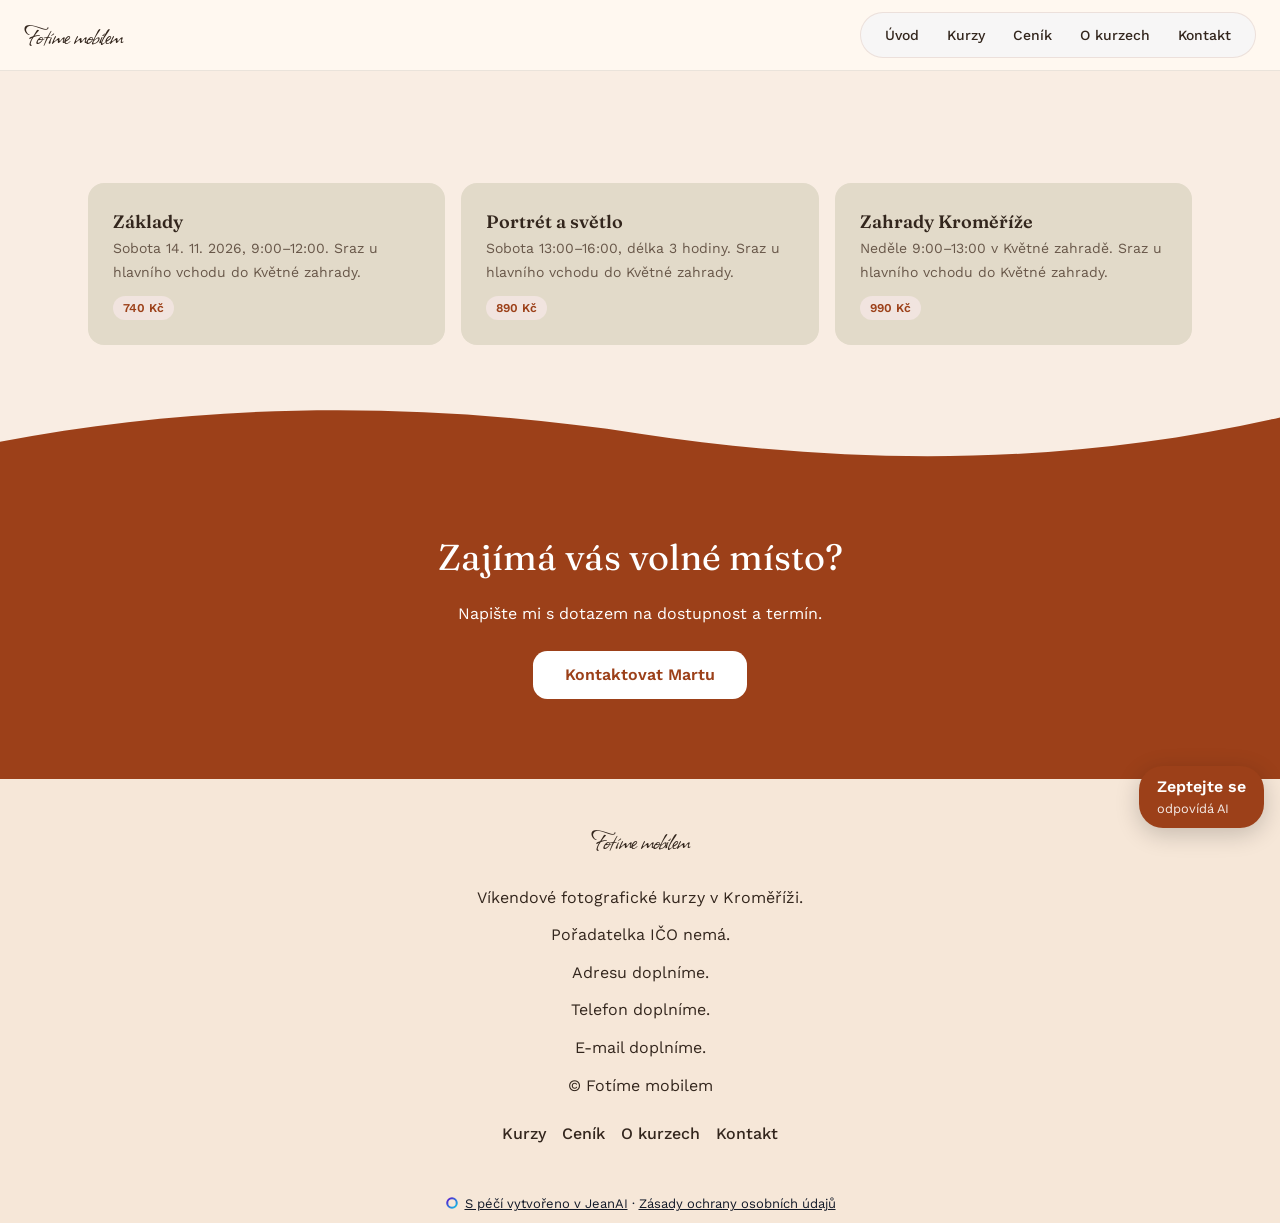
<file: kurzy.html>
<!DOCTYPE html>
<html lang="cs">
  <head>
    <meta charset="UTF-8" />
    <meta name="viewport" content="width=device-width, initial-scale=1.0" />
    <meta name="description" content="Praktické víkendové kurzy focení vlastním mobilem v Kroměříži. Malé skupiny do šesti lidí a tři kurzy od 690 Kč." />
    <meta property="og:title" content="Kurzy focení mobilem" />
    <meta property="og:description" content="Praktické víkendové kurzy focení vlastním mobilem v Kroměříži. Malé skupiny do šesti lidí a tři kurzy od 690 Kč." />
    <meta property="og:type" content="website" />
    <meta property="og:locale" content="cs" />
    <meta property="og:url" content="https://fotime-mobilem.netlify.app/kurzy.html" />
    <meta name="twitter:card" content="summary" />
    <meta name="twitter:title" content="Kurzy focení mobilem" />
    <meta name="twitter:description" content="Praktické víkendové kurzy focení vlastním mobilem v Kroměříži. Malé skupiny do šesti lidí a tři kurzy od 690 Kč." />
    <link rel="canonical" href="https://fotime-mobilem.netlify.app/kurzy.html" />
    <script type="application/ld+json">{"@context":"https://schema.org","@graph":[{"@type":"Organization","name":"Fotíme mobilem","url":"https://fotime-mobilem.netlify.app"}]}</script>
    <title>Kurzy focení mobilem</title>
    <link rel="stylesheet" href="/assets/utilities.css" />
    <link rel="stylesheet" href="/styles.css" />
  </head>
  <body>
    <div class="jean-site-shell" data-jean-motion="off" style="min-height:100vh;display:flex;flex-direction:column">
    <header data-jean-burger="{&quot;panelCss&quot;:&quot;background:#FFF8F0;border-color:color-mix(in srgb, #33261D 10%, transparent)&quot;,&quot;linkCss&quot;:&quot;color:#33261D&quot;,&quot;links&quot;:[{&quot;href&quot;:&quot;/&quot;,&quot;label&quot;:&quot;Úvod&quot;},{&quot;href&quot;:&quot;#section_kurzy&quot;,&quot;label&quot;:&quot;Kurzy&quot;},{&quot;href&quot;:&quot;/cenik.html#section_cenik&quot;,&quot;label&quot;:&quot;Ceník&quot;},{&quot;href&quot;:&quot;/o-kurzech.html#section_o-kurzech&quot;,&quot;label&quot;:&quot;O kurzech&quot;},{&quot;href&quot;:&quot;/kontakt.html#section_kontakt&quot;,&quot;label&quot;:&quot;Kontakt&quot;}],&quot;cta&quot;:null,&quot;mobileOnly&quot;:true}" class="sticky top-0 z-50" style="background-color:var(--color-bg);border-bottom:1px solid var(--color-line)" id="section_header" data-section-id="section_header" data-section-type="header">
      <div class="max-w-7xl mx-auto px-6 py-3 flex items-center justify-between gap-8">
        <span class="inline-flex items-center gap-3 flex-shrink-0"><span class="text-xl tracking-tight flex-shrink-0" data-block-id="block_brand" data-block-type="text.heading" style="color:var(--color-text);font-family:'Allison', var(--font-heading);font-weight:400;font-size:1.875rem">Fotíme mobilem</span></span>
        <nav class="hidden md:flex items-center gap-1 px-3 py-1.5 rounded-full" style="background-color:var(--color-nav);border:1px solid var(--color-nav-border)" data-block-id="block_navigation" data-block-type="nav_links">
          <a href="/" class="text-sm font-medium px-3 py-1.5 rounded-full hover:opacity-70 transition-opacity" style="color:var(--color-text)">Úvod</a>
          <a href="#section_kurzy" class="text-sm font-medium px-3 py-1.5 rounded-full hover:opacity-70 transition-opacity" style="color:var(--color-text)">Kurzy</a>
          <a href="/cenik.html#section_cenik" class="text-sm font-medium px-3 py-1.5 rounded-full hover:opacity-70 transition-opacity" style="color:var(--color-text)">Ceník</a>
          <a href="/o-kurzech.html#section_o-kurzech" class="text-sm font-medium px-3 py-1.5 rounded-full hover:opacity-70 transition-opacity" style="color:var(--color-text)">O kurzech</a>
          <a href="/kontakt.html#section_kontakt" class="text-sm font-medium px-3 py-1.5 rounded-full hover:opacity-70 transition-opacity" style="color:var(--color-text)">Kontakt</a>
        </nav>
        
        <button type="button" aria-expanded="false" aria-controls="jean-header-menu" aria-label="Menu" class="md:hidden inline-flex flex-col justify-center items-center gap-1.5 w-11 h-11 -mr-2 flex-shrink-0 cursor-pointer bg-transparent border-0">
          <span style="width:20px;height:2px;background-color:var(--color-text);display:block;transition:transform .2s;transform:none"></span>
          <span style="width:20px;height:2px;background-color:var(--color-text);display:block;opacity:1;transition:opacity .2s"></span>
          <span style="width:20px;height:2px;background-color:var(--color-text);display:block;transition:transform .2s;transform:none"></span>
        </button>
      </div>
      
    </header>
    <div id="section_kurzy" class="jean-motion-layer" data-jean-reveal="true" data-section-id="section_kurzy" data-section-type="menu" data-jean-edge-below="1">
    <section class="py-20 lg:py-28 jean-section-shell" style="background-color:var(--color-bg-alt)">
      <div class="max-w-6xl mx-auto px-6">
        
        
        <div class="jean-stagger-grid grid grid-cols-1 md:grid-cols-2 lg:grid-cols-3 gap-6">
          <article class="jean-card-filled p-6 rounded-2xl jean-motion-layer jean-stagger-card jean-parallax-up" data-jean-reveal="true" data-block-id="block_kurz_zaklady" data-block-type="card" style="transition-delay:0s">
            <h3 class="text-lg font-semibold" style="color:var(--color-text)">Základy</h3>
            
            <p class="text-sm leading-6" style="color:var(--color-muted)">Sobota 14. 11. 2026, 9:00–12:00. Sraz u hlavního vchodu do Květné zahrady.</p>
            <div class="mt-3 flex flex-wrap gap-2"><span class="px-2.5 py-1 rounded-full text-xs font-semibold" style="background-color:color-mix(in srgb, var(--color-primary) 14%, white);color:var(--color-primary)">740 Kč</span></div>
            
          </article>
          <article class="jean-card-filled p-6 rounded-2xl jean-motion-layer jean-stagger-card jean-parallax-down" data-jean-reveal="true" data-block-id="block_kurz_portret" data-block-type="card" style="transition-delay:0.08s">
            <h3 class="text-lg font-semibold" style="color:var(--color-text)">Portrét a světlo</h3>
            
            <p class="text-sm leading-6" style="color:var(--color-muted)">Sobota 13:00–16:00, délka 3 hodiny. Sraz u hlavního vchodu do Květné zahrady.</p>
            <div class="mt-3 flex flex-wrap gap-2"><span class="px-2.5 py-1 rounded-full text-xs font-semibold" style="background-color:color-mix(in srgb, var(--color-primary) 14%, white);color:var(--color-primary)">890 Kč</span></div>
            
          </article>
          <article class="jean-card-filled p-6 rounded-2xl jean-motion-layer jean-stagger-card jean-parallax-up" data-jean-reveal="true" data-block-id="block_kurz_zahrady" data-block-type="card" style="transition-delay:0.16s">
            <h3 class="text-lg font-semibold" style="color:var(--color-text)">Zahrady Kroměříže</h3>
            
            <p class="text-sm leading-6" style="color:var(--color-muted)">Neděle 9:00–13:00 v Květné zahradě. Sraz u hlavního vchodu do Květné zahrady.</p>
            <div class="mt-3 flex flex-wrap gap-2"><span class="px-2.5 py-1 rounded-full text-xs font-semibold" style="background-color:color-mix(in srgb, var(--color-primary) 14%, white);color:var(--color-primary)">990 Kč</span></div>
            
          </article>
        </div>
      </div>
    </section>
    </div>
    <div id="section_kurzy_dotaz" class="jean-motion-layer" data-jean-reveal="true" data-section-id="section_kurzy_dotaz" data-section-type="cta_banner" data-jean-edge-above="wave">
    <section class="py-16 lg:py-20" style="background:var(--color-primary)">
      <div class="max-w-4xl mx-auto px-6 text-center">
        <h2 class="text-3xl lg:text-4xl font-bold mb-6" data-block-id="block_kurzy_dotaz_heading" data-block-type="text.heading" style="color:var(--color-on-primary, #fff)">Zajímá vás volné místo?</h2>
        <div class="jean-on-primary mb-6 flex flex-col gap-3"><div><p data-block-id="block_kurzy_dotaz_text" data-block-type="text.paragraph" style="color:var(--color-text);line-height:1.6;font-weight:400">Napište mi s dotazem na dostupnost a termín.</p></div></div>
        <a href="/kontakt#section_kontakt" class="inline-block px-8 py-3 font-semibold" data-block-id="block_kurzy_dotaz_button" data-block-type="button" style="border-radius:0.9rem;color:var(--color-primary);background-color:var(--color-on-primary, #fff);border:none">Kontaktovat Martu</a>
      </div>
    </section>
    </div>
    <footer class="py-10 mt-auto" style="background-color:#F6E7D8" id="section_footer" data-section-id="section_footer" data-section-type="footer">
      <div class="max-w-7xl mx-auto px-6 flex flex-col gap-6">
        <div class="text-center"><span class="text-xl font-bold tracking-tight" data-block-id="block_footer_brand" data-block-type="text.heading" style="color:var(--color-text);font-family:'Allison', var(--font-heading);font-weight:400;font-size:1.875rem">Fotíme mobilem</span></div>
        <div class="text-center max-w-3xl mx-auto flex flex-col gap-3"><div><p data-block-id="block_footer_location" data-block-type="text.paragraph" style="color:var(--color-text);line-height:1.6;font-weight:400">Víkendové fotografické kurzy v Kroměříži.</p></div>
          <div><p data-block-id="block_footer_ico" data-block-type="text.paragraph" style="color:var(--color-text);line-height:1.6;font-weight:400">Pořadatelka IČO nemá.</p></div>
          <div><p data-block-id="block_footer_address" data-block-type="text.paragraph" style="color:var(--color-text);line-height:1.6;font-weight:400">Adresu doplníme.</p></div>
          <div><p data-block-id="block_footer_phone" data-block-type="text.paragraph" style="color:var(--color-text);line-height:1.6;font-weight:400">Telefon doplníme.</p></div>
          <div><p data-block-id="block_footer_email" data-block-type="text.paragraph" style="color:var(--color-text);line-height:1.6;font-weight:400">E-mail doplníme.</p></div>
          <div><p data-block-id="block_footer_copyright" data-block-type="text.paragraph" style="color:var(--color-text);line-height:1.6;font-weight:400">© Fotíme mobilem</p></div></div>
        <div class="flex flex-col items-center gap-3"><div><nav data-block-id="block_footer_nav" data-block-type="nav_links" style="display:flex;flex-wrap:wrap;justify-content:center;gap:1rem"><a href="/kurzy#section_kurzy" style="color:var(--color-text);font-weight:500">Kurzy</a><a href="/cenik#section_cenik" style="color:var(--color-text);font-weight:500">Ceník</a><a href="/o-kurzech#section_o-kurzech" style="color:var(--color-text);font-weight:500">O kurzech</a><a href="/kontakt#section_kontakt" style="color:var(--color-text);font-weight:500">Kontakt</a></nav></div></div>
        
        
      </div>
    </footer><div data-jean-identification="1" aria-label="Údaje o provozovateli" style="background:#F6E7D8!important;color:#111827!important;font-family:var(--font-body, ui-sans-serif), system-ui, -apple-system, sans-serif;font-size:13px!important;line-height:1.6!important;padding:8px 16px;text-align:center;word-break:break-word;display:block!important;visibility:visible!important;opacity:1!important;position:static!important;height:auto!important;max-height:none!important;overflow:visible!important;clip-path:none!important;transform:none!important;content-visibility:visible!important"><span style="display:block!important;visibility:visible!important;opacity:1!important;color:inherit!important;font-size:13px!important;line-height:1.6!important;position:static!important;height:auto!important;max-height:none!important;overflow:visible!important;clip-path:none!important;transform:none!important;text-indent:0!important;letter-spacing:normal!important;word-spacing:normal!important;content-visibility:visible!important"><a href="https://jeanai.cz" rel="noopener" style="display:inline!important;text-decoration:underline;visibility:visible!important;opacity:1!important;color:inherit!important;font-size:13px!important;line-height:1.6!important;position:static!important;height:auto!important;max-height:none!important;overflow:visible!important;clip-path:none!important;transform:none!important;text-indent:0!important;letter-spacing:normal!important;word-spacing:normal!important;content-visibility:visible!important"><svg aria-hidden="true" focusable="false" width="14" height="14" viewBox="0 0 128 128" style="display:inline-block!important;visibility:visible!important;opacity:1!important;width:14px!important;height:14px!important;vertical-align:-2px;margin-right:6px"><defs><linearGradient id="jean-mark-ring" x1="0" y1="0" x2="1" y2="1"><stop offset="0" stop-color="#5814cf"/><stop offset="1" stop-color="#12c9e6"/></linearGradient></defs><circle cx="64" cy="64" r="43.5" fill="none" stroke="url(#jean-mark-ring)" stroke-width="19"/></svg>S péčí vytvořeno v JeanAI</a> · <a href="/soukromi.html" style="display:inline!important;text-decoration:underline;visibility:visible!important;opacity:1!important;color:inherit!important;font-size:13px!important;line-height:1.6!important;position:static!important;height:auto!important;max-height:none!important;overflow:visible!important;clip-path:none!important;transform:none!important;text-indent:0!important;letter-spacing:normal!important;word-spacing:normal!important;content-visibility:visible!important">Zásady ochrany osobních údajů</a></span></div>
    </div>
    <script>
(function () {
  "use strict";

  function styled(tag, css) {
    var el = document.createElement(tag);
    el.style.cssText = css;
    return el;
  }

  // ── gallery lightbox — parity with the React modal, clicks only ──
  var galleries = document.querySelectorAll('[data-jean-lightbox]');
  for (var g = 0; g < galleries.length; g += 1) (function (sectionEl) {
    var figures = sectionEl.querySelectorAll('figure');
    var managedMount = sectionEl.getAttribute('data-jean-lightbox') === 'managed';
    if (figures.length === 0 && !managedMount) return;
    var items = [];
    for (var i = 0; i < figures.length; i += 1) {
      var img = figures[i].querySelector('img');
      items.push({
        src: img ? (img.getAttribute('data-jean-full') || img.getAttribute('src') || '') : '',
        alt: img ? (img.getAttribute('alt') || '') : '',
      });
    }

    var idx = -1;
    var overlay = null;
    var imgEl = null;
    var counterEl = null;

    function close() {
      if (overlay && overlay.parentNode) overlay.parentNode.removeChild(overlay);
      overlay = null;
      idx = -1;
    }
    function show(next) {
      idx = Math.max(0, Math.min(items.length - 1, next));
      imgEl.src = items[idx].src;
      imgEl.alt = items[idx].alt;
      counterEl.textContent = (idx + 1) + ' / ' + items.length;
    }
    function navButton(placementCss, text, onClick) {
      var btn = styled('button', 'position:absolute;' + placementCss + ';padding:0.75rem;border-radius:9999px;background:rgba(255,255,255,0.15);color:#fff;border:none;cursor:pointer');
      btn.type = 'button';
      btn.textContent = text;
      btn.addEventListener('click', function (e) { e.stopPropagation(); onClick(); });
      return btn;
    }
    function open(start) {
      overlay = styled('div', 'position:fixed;inset:0;z-index:100;display:flex;align-items:center;justify-content:center;background:rgba(0,0,0,0.92)');
      overlay.addEventListener('click', close);
      var wrap = styled('div', 'position:relative');
      wrap.addEventListener('click', function (e) { e.stopPropagation(); });
      imgEl = styled('img', 'max-height:85vh;max-width:90vw;border-radius:0.75rem;object-fit:contain;box-shadow:0 25px 50px rgba(0,0,0,0.5)');
      wrap.appendChild(imgEl);
      counterEl = styled('div', 'position:absolute;bottom:1rem;left:50%;transform:translateX(-50%);font-size:0.875rem;color:rgba(255,255,255,0.7)');
      overlay.appendChild(wrap);
      overlay.appendChild(navButton('left:1rem;top:50%;transform:translateY(-50%);font-size:1.5rem', '\u2190', function () { show(idx - 1); }));
      overlay.appendChild(navButton('right:1rem;top:50%;transform:translateY(-50%);font-size:1.5rem', '\u2192', function () { show(idx + 1); }));
      overlay.appendChild(navButton('top:1rem;right:1rem;font-size:1.2rem;line-height:1', '\u00d7', close));
      overlay.appendChild(counterEl);
      document.body.appendChild(overlay);
      show(start);
    }

    // 8z56 W-2a — a MANAGED gallery's figures are its collection's, and the
    // live refresh replaces them after this runs: one delegate on the section,
    // the list read at the click, and a placeholder panel never opens.
    if (managedMount) {
      sectionEl.addEventListener('click', function (e) {
        var fig = e && e.target && e.target.closest ? e.target.closest('figure') : null;
        if (!fig || fig.closest('[data-jean-placeholder]')) return;
        var live = sectionEl.querySelectorAll('figure');
        var at = -1;
        items = [];
        for (var k = 0; k < live.length; k += 1) {
          if (live[k].closest('[data-jean-placeholder]')) continue;
          if (live[k] === fig) at = items.length;
          var liveImg = live[k].querySelector('img');
          items.push({
            src: liveImg ? (liveImg.getAttribute('data-jean-full') || liveImg.getAttribute('src') || '') : '',
            alt: liveImg ? (liveImg.getAttribute('alt') || '') : '',
          });
        }
        if (at >= 0) open(at);
      });
      return;
    }

    for (var f = 0; f < figures.length; f += 1) (function (fi) {
      figures[fi].addEventListener('click', function () { open(fi); });
    })(f);
  })(galleries[g]);

  // ── a picture that opens (8z46 QL-24a) ──
  // Bound to img[data-jean-image-open], which the renderer stamps on a picture
  // whose block or site says it opens. Never in the editor's canvas: the
  // overlay's own script is on that page (script[data-jean-overlay]) and a
  // click there selects the block, so the click is left to it.
  //
  // From the keyboard too (8z46 leftover, 8z50 run): the picture is in the Tab
  // order and opens on Enter or Space; the dialog takes the focus on its close
  // button and keeps Tab inside; closing it, any way, gives the focus back to
  // the picture that opened it. The canvas is asked at the moment of the key,
  // as at the click: its overlay script comes after this one on the page.
  var openables = document.querySelectorAll('img[data-jean-image-open]');
  if (openables.length > 0) (function () {
    var box = null;
    var boxImg = null;
    var boxCaption = null;
    var boxCounter = null;
    var boxClose = null;
    var opener = null;
    var group = [];
    var at = -1;

    function inEditorCanvas() {
      return typeof document.querySelector === 'function' && Boolean(document.querySelector('script[data-jean-overlay]'));
    }
    function sameSection(img) {
      var root = typeof img.closest === 'function' ? img.closest('[data-section-id]') : null;
      if (!root) return [img];
      var list = root.querySelectorAll('img[data-jean-image-open]');
      var out = [];
      for (var i = 0; i < list.length; i += 1) out.push(list[i]);
      return out.length ? out : [img];
    }
    function paint() {
      var img = group[at];
      boxImg.src = img.getAttribute('data-jean-full') || img.getAttribute('src') || '';
      boxImg.alt = img.getAttribute('alt') || '';
      boxCaption.textContent = boxImg.alt;
      boxCaption.style.display = boxImg.alt ? 'block' : 'none';
      if (boxCounter) boxCounter.textContent = (at + 1) + ' / ' + group.length;
    }
    function step(delta) {
      if (group.length < 2) return;
      at = (at + delta + group.length) % group.length;
      paint();
    }
    function inside(el) {
      for (var x = el; x; x = x.parentNode) if (x === box) return true;
      return false;
    }
    function keepTabInside(e) {
      var buttons = box.querySelectorAll('button');
      if (!buttons.length) return;
      var first = buttons[0];
      var last = buttons[buttons.length - 1];
      var active = document.activeElement;
      if (e.shiftKey ? (active === first || !inside(active)) : (active === last || !inside(active))) {
        if (typeof e.preventDefault === 'function') e.preventDefault();
        (e.shiftKey ? last : first).focus();
      }
    }
    function onKey(e) {
      if (!box) return;
      if (e.key === 'Escape') shut();
      else if (e.key === 'ArrowRight') step(1);
      else if (e.key === 'ArrowLeft') step(-1);
      else if (e.key === 'Tab') keepTabInside(e);
    }
    function shut() {
      if (box && box.parentNode) box.parentNode.removeChild(box);
      box = null;
      boxClose = null;
      at = -1;
      if (typeof document.removeEventListener === 'function') document.removeEventListener('keydown', onKey);
      var back = opener;
      opener = null;
      if (back && typeof back.focus === 'function') back.focus();
    }
    function control(placementCss, text, onClick) {
      var btn = styled('button', 'position:absolute;' + placementCss + ';padding:0.75rem;border-radius:9999px;background:rgba(255,255,255,0.15);color:#fff;border:none;cursor:pointer');
      btn.type = 'button';
      btn.textContent = text;
      btn.addEventListener('click', function (e) { e.stopPropagation(); onClick(); });
      return btn;
    }
    function open(img) {
      opener = img;
      group = sameSection(img);
      at = Math.max(0, group.indexOf(img));
      box = styled('div', 'position:fixed;inset:0;z-index:101;display:flex;flex-direction:column;align-items:center;justify-content:center;gap:1rem;padding:1.5rem;background:rgba(0,0,0,0.9);cursor:zoom-out');
      box.setAttribute('role', 'dialog');
      box.setAttribute('aria-modal', 'true');
      box.addEventListener('click', shut);
      boxImg = styled('img', 'max-height:80vh;max-width:92vw;border-radius:0.75rem;object-fit:contain;box-shadow:0 25px 50px rgba(0,0,0,0.5);cursor:default');
      boxImg.addEventListener('click', function (e) { e.stopPropagation(); });
      boxCaption = styled('p', 'margin:0;max-width:60rem;text-align:center;color:#fff;font-size:0.95rem;line-height:1.5');
      box.appendChild(boxImg);
      box.appendChild(boxCaption);
      boxCounter = null;
      if (group.length > 1) {
        boxCounter = styled('div', 'font-size:0.875rem;color:rgba(255,255,255,0.7)');
        box.appendChild(boxCounter);
        box.appendChild(control('left:1rem;top:50%;transform:translateY(-50%);font-size:1.5rem', '\u2190', function () { step(-1); }));
        box.appendChild(control('right:1rem;top:50%;transform:translateY(-50%);font-size:1.5rem', '\u2192', function () { step(1); }));
      }
      boxClose = control('top:1rem;right:1rem;font-size:1.2rem;line-height:1', '\u00d7', shut);
      box.appendChild(boxClose);
      document.body.appendChild(box);
      if (typeof document.addEventListener === 'function') document.addEventListener('keydown', onKey);
      paint();
      if (typeof boxClose.focus === 'function') boxClose.focus();
    }
    for (var o = 0; o < openables.length; o += 1) (function (img) {
      if (img.getAttribute('tabindex') === null) img.setAttribute('tabindex', '0');
      img.setAttribute('role', 'button');
      img.addEventListener('click', function (e) {
        if (inEditorCanvas()) return;
        if (e && e.defaultPrevented) return;
        open(img);
      });
      // Enter opens on the press, Space on the release, as a button does: the
      // focus moves onto the close button when it opens, and a Space released
      // there would click it shut again. A held Enter opens once (its repeats
      // would press the close button, then the picture, in turn), and Space
      // opens only on the release of a press that began on this picture.
      var spacePressed = false;
      img.addEventListener('keydown', function (e) {
        if (box || inEditorCanvas()) return;
        if (e.key !== 'Enter' && e.key !== ' ') return;
        if (typeof e.preventDefault === 'function') e.preventDefault();
        if (e.repeat) return;
        if (e.key === 'Enter') open(img);
        else spacePressed = true;
      });
      img.addEventListener('keyup', function (e) {
        if (e.key !== ' ') return;
        var pressedHere = spacePressed;
        spacePressed = false;
        if (!pressedHere || box || inEditorCanvas()) return;
        if (typeof e.preventDefault === 'function') e.preventDefault();
        open(img);
      });
    })(openables[o]);
  })();

  // ── paged menu — the pager the mount render froze on page one ──
  var menus = document.querySelectorAll('[data-jean-menu-paged]');
  for (var m = 0; m < menus.length; m += 1) (function (sectionEl) {
    var pages = sectionEl.querySelectorAll('[data-jean-menu-page]');
    if (pages.length === 0) return;

    var prev = null;
    var next = null;
    var nums = [];
    var buttons = sectionEl.querySelectorAll('button');
    for (var i = 0; i < buttons.length; i += 1) {
      var label = (buttons[i].textContent || '').trim();
      if (label === '\u2190') prev = buttons[i];
      else if (label === '\u2192') next = buttons[i];
      else if (/^[0-9]+$/.test(label)) nums.push(buttons[i]);
    }
    var counter = null;
    var divs = sectionEl.querySelectorAll('div');
    for (var d = 0; d < divs.length; d += 1) {
      if (/^[0-9]+ \/ [0-9]+$/.test((divs[d].textContent || '').trim()) && !divs[d].querySelector('div')) {
        counter = divs[d];
        break;
      }
    }

    var current = 0;
    for (var p0 = 0; p0 < pages.length; p0 += 1) {
      if (pages[p0].style.display !== 'none') { current = p0; break; }
    }

    function setPage(n) {
      current = Math.max(0, Math.min(pages.length - 1, n));
      for (var p = 0; p < pages.length; p += 1) {
        pages[p].style.display = p === current ? 'block' : 'none';
      }
      if (counter) counter.textContent = (current + 1) + ' / ' + pages.length;
      if (prev) { prev.disabled = current === 0; prev.style.opacity = current === 0 ? '0.5' : '1'; }
      if (next) { next.disabled = current === pages.length - 1; next.style.opacity = current === pages.length - 1 ? '0.5' : '1'; }
      for (var b = 0; b < nums.length; b += 1) {
        var active = b === current;
        nums[b].style.border = active ? '1px solid var(--color-primary)' : '1px solid var(--color-line)';
        nums[b].style.backgroundColor = active ? 'color-mix(in srgb, var(--color-primary) 12%, white)' : 'var(--color-surface)';
        nums[b].style.color = active ? 'var(--color-primary)' : 'var(--color-text)';
      }
    }

    if (prev) prev.addEventListener('click', function () { setPage(current - 1); });
    if (next) next.addEventListener('click', function () { setPage(current + 1); });
    for (var nb = 0; nb < nums.length; nb += 1) (function (k) {
      nums[k].addEventListener('click', function () { setPage(k); });
    })(nb);
  })(menus[m]);

  // ── burger header — the drawer the mount render never painted ──
  //
  // DELEGATED from the document on purpose (8z52 QC-4), rather than bound to
  // the buttons this script finds at load. The editor's canvas swaps a changed
  // section's markup in place (canvasMorph.ts), and a listener left on the
  // button that was there at load sits on a node the page no longer holds: the
  // drawer opened once and then never again, so a header carrying
  // data-jean-burger — which is every header with a link or a CTA — had to
  // remount the whole canvas document for every edit to its text. A delegate
  // reads the header out of the event, so a header swapped in an hour later
  // behaves exactly like the one that loaded, and nobody has to re-initialise
  // anything for it.
  //
  // Which costs a rule: NO STATE IN A CLOSURE, because a closure describes the
  // header that was. The state is the DOM. Whether the drawer is open is the
  // button's aria-expanded — the attribute a screen reader is told anyway —
  // and the panel is the element carrying jean-burger-panel, built on open
  // and removed on close. A swapped header arrives with neither, and that is
  // the honest answer: the markup the renderer writes has the drawer shut.
  //
  // NOTE: no backticks anywhere below. The whole script is a JS template
  // literal, and a backtick in a COMMENT closes it — the error lands on a line
  // that looks fine.
  function burgerPanelOf(headerEl) {
    return headerEl.querySelector('.jean-burger-panel');
  }

  function buildBurgerPanel(data) {
    // Two shapes, because the two headers are two compositions. An overlay
    // header's drawer IS its navigation at every width, so it stays the
    // floating rounded card. The other three keep their nav on the desktop
    // and only borrow this below the md breakpoint, so their panel is a
    // full-width sheet under the bar — and it carries the md:hidden class, or
    // a reader who opens it on a phone and then widens the window is left
    // with a panel duplicating the nav bar above it.
    //
    // RESOLVED colours from the drawer data, never var(--color-*): this panel
    // hangs INSIDE the header, and a header on a dark ground scopes its own
    // --color-text / --color-line overrides to that element while leaving
    // --color-bg alone. A panel reading those tokens paints the page's white
    // background under the header's white text — invisible. Measured live.
    var face = data.panelCss || 'background:#FFFFFF;border-color:rgba(15,23,42,0.12)';
    var inkCss = data.linkCss || 'color:#0F172A';
    var panel = data.mobileOnly
      ? styled('div', 'padding:0 1.5rem 1.25rem;border-top-width:1px;border-top-style:solid;' + face)
      : styled('div', 'margin:0 1.5rem;border-radius:1rem;padding:2rem;border-width:1px;border-style:solid;box-shadow:0 24px 60px rgba(0,0,0,0.18);' + face);
    // jean-burger-panel is how the delegate finds an open drawer again; it is
    // a class and not a data-jean-* name on purpose, so it stays out of the
    // swap decision canvasMorph.ts makes from those names.
    panel.className = data.mobileOnly ? 'jean-burger-panel md:hidden' : 'jean-burger-panel';
    var nav = styled('nav', 'display:flex;flex-direction:column;gap:1rem');
    var links = Array.isArray(data.links) ? data.links : [];
    for (var i = 0; i < links.length; i += 1) {
      var a = styled('a', 'font-size:1.125rem;font-weight:500;text-decoration:none;' + inkCss);
      a.href = links[i].href || '#';
      a.textContent = links[i].label || 'Link';
      nav.appendChild(a);
    }
    panel.appendChild(nav);
    if (data.cta && data.cta.label) {
      var cta = styled('a', 'display:inline-flex;align-items:center;padding:0.625rem 1.5rem;margin-top:1.5rem;font-size:0.875rem;font-weight:600;text-decoration:none;' + (data.cta.css || ''));
      cta.href = data.cta.href || '#';
      cta.textContent = data.cta.label;
      panel.appendChild(cta);
    }
    return panel;
  }

  function paintBurgerButton(btn, open) {
    btn.setAttribute('aria-expanded', open ? 'true' : 'false');
    // TWO bars on the overlay burger, THREE on the others — and the middle
    // one has to go, or the X keeps a stroke through its centre. Written off
    // the actual count rather than a layout flag, so a burger that grows or
    // loses a bar animates correctly without this knowing which it was.
    var spans = btn.querySelectorAll('span');
    if (spans.length >= 3) {
      spans[0].style.transform = open ? 'translateY(9px) rotate(45deg)' : 'none';
      spans[1].style.opacity = open ? '0' : '1';
      spans[2].style.transform = open ? 'translateY(-9px) rotate(-45deg)' : 'none';
    } else if (spans.length === 2) {
      spans[0].style.transform = open ? 'translateY(4px) rotate(45deg)' : 'none';
      spans[1].style.transform = open ? 'translateY(-4px) rotate(-45deg)' : 'none';
    }
  }

  function shutBurger(headerEl) {
    var panel = burgerPanelOf(headerEl);
    if (panel && panel.parentNode) panel.parentNode.removeChild(panel);
    var btn = headerEl.querySelector('button[aria-label="Menu"]');
    if (btn) paintBurgerButton(btn, false);
  }

  function toggleBurger(headerEl, btn) {
    if (burgerPanelOf(headerEl)) { shutBurger(headerEl); return; }
    var data;
    try { data = JSON.parse(headerEl.getAttribute('data-jean-burger') || '{}'); } catch (err) { return; }
    headerEl.appendChild(buildBurgerPanel(data));
    paintBurgerButton(btn, true);
  }

  if (typeof document.addEventListener === 'function') {
    document.addEventListener('click', function (ev) {
      var target = ev && ev.target;
      if (!target || typeof target.closest !== 'function') return;
      var btn = target.closest('button[aria-label="Menu"]');
      var headerEl = (btn || target).closest('[data-jean-burger]');
      // A burger button in a header with no drawer data has nothing to open —
      // the renderer drops the attribute when the drawer would be empty.
      if (!headerEl) return;
      if (btn) { toggleBurger(headerEl, btn); return; }
      // A link inside the open drawer: the browser follows it, and the drawer
      // that covered the page goes with it — the close the per-link listener
      // used to do, now without a listener per link.
      var link = target.closest('a');
      if (link && link.closest('.jean-burger-panel')) shutBurger(headerEl);
    });
  }

  // ── click-to-load video (SF-1b) — the iframe is CREATED, never rendered ──
  //
  // The page ships a placeholder that is a link to the video's own page, so a
  // reader with no JavaScript still gets the video. With JavaScript, the click
  // is intercepted and the embed is built here instead — which is the only
  // moment a visitor's browser talks to YouTube or Vimeo, and it happens
  // because they asked. autoplay=1 is added so the click that replaced the
  // poster also starts the video: one click, not two. (No backticks in this
  // literal - one ends it, which is what the header two hundred lines up says.)
  var videos = document.querySelectorAll('[data-jean-video]');
  for (var vi = 0; vi < videos.length; vi += 1) (function (holder) {
    var trigger = holder.querySelector('[data-jean-video-play]');
    if (!trigger) return;
    trigger.addEventListener('click', function (ev) {
      var src = holder.getAttribute('data-jean-video');
      // No embed URL means the link is the only answer there is — let it open.
      if (!src) return;
      // The placeholder IS an <a href> to the video's own page, so the browser
      // gestures for „open this elsewhere" must keep working: a modifier click
      // or a middle click follows the link instead of being swallowed into an
      // autoplaying iframe in place (review of #1436).
      if (ev.metaKey || ev.ctrlKey || ev.shiftKey || ev.altKey) return;
      if (typeof ev.button === 'number' && ev.button !== 0) return;
      ev.preventDefault();
      var frame = document.createElement('iframe');
      frame.setAttribute('src', src + (src.indexOf('?') === -1 ? '?' : '&') + 'autoplay=1');
      frame.setAttribute('allow', 'accelerometer; autoplay; encrypted-media; gyroscope; picture-in-picture; fullscreen');
      frame.setAttribute('allowfullscreen', '');
      frame.setAttribute('title', trigger.getAttribute('aria-label') || 'Video');
      frame.style.cssText = 'position:absolute;inset:0;width:100%;height:100%;border:0';
      holder.textContent = '';
      holder.appendChild(frame);
    });
  })(videos[vi]);
})();
</script>
<script>(function(){var n=navigator,d=document,e="https://jeanai.onrender.com/v1/public/sites/a8fa34de-c6c8-4594-9828-240a1c599166/pv";if(n.webdriver)return;function s(){try{var u=new URL(location.href),q=u.searchParams,k=q.get("k"),b=JSON.stringify({p:u.pathname,k:k});window.fetch?fetch(e,{method:"POST",body:b,keepalive:!0,credentials:"omit"}).catch(Boolean):n.sendBeacon&&n.sendBeacon(e,b);if(k!==null){q.delete("k");history.replaceState(history.state,"",u.pathname+u.search+u.hash)}}catch(x){}}d.prerendering?d.addEventListener("prerenderingchange",s,{once:!0}):s()})()</script>
<style>#jean-reception{--jr-fill:var(--color-primary);--jr-on-fill:var(--color-on-primary);--jr-bg:var(--color-bg);--jr-text:var(--color-text);--jr-line:var(--color-line, currentColor);position:fixed;right:16px;bottom:16px;z-index:2147483000;font:inherit;line-height:1.4;max-width:calc(100vw - 32px)}#jean-reception{bottom:72px}#jean-reception.is-inline{position:static;max-width:none}#jean-reception.is-open .jean-reception-launcher{display:none}#jean-reception.is-inline.is-open .jean-reception-launcher{display:inline-flex}@media (max-width:600px){[data-jean-identification]{padding-bottom:152px!important}}#jean-reception *{box-sizing:border-box}#jean-reception .jean-reception-launcher{display:inline-flex;flex-direction:column;align-items:flex-start;gap:2px;padding:10px 18px;border:0;border-radius:var(--jean-radius,24px);background:var(--jr-fill);color:var(--jr-on-fill);font:inherit;cursor:pointer;box-shadow:0 6px 24px rgba(0,0,0,.2)}#jean-reception .jean-reception-launcher:focus-visible,#jean-reception button:focus-visible,#jean-reception textarea:focus-visible,#jean-reception a:focus-visible{outline:2px solid currentColor;outline-offset:2px}#jean-reception .jean-reception-label{font-weight:600}#jean-reception .jean-reception-title,#jean-reception .jean-reception-label{letter-spacing:normal;text-transform:none}#jean-reception .jean-reception-ai{font-size:.8em;opacity:.9}#jean-reception .jean-reception-panel{position:absolute;right:0;bottom:calc(100% + 10px);width:min(360px,calc(100vw - 32px));max-height:min(70vh,560px);display:flex;flex-direction:column;background:var(--jr-bg);color:var(--jr-text);border:1px solid var(--jr-line);border-radius:var(--jean-radius,16px);box-shadow:0 18px 48px rgba(0,0,0,.25);overflow:hidden}#jean-reception.is-inline .jean-reception-panel{position:static;margin-top:10px}#jean-reception .jean-reception-panel[hidden],#jean-reception [hidden]{display:none}#jean-reception .jean-reception-head{display:flex;align-items:flex-start;justify-content:space-between;gap:12px;padding:12px 14px;background:var(--jr-fill);color:var(--jr-on-fill)}#jean-reception .jean-reception-title{margin:0;font-size:1em;font-weight:600}#jean-reception .jean-reception-head .jean-reception-ai{margin:2px 0 0}#jean-reception .jean-reception-head .jean-reception-privacy{color:inherit;text-decoration:underline;font-size:.8em;opacity:.9}#jean-reception .jean-reception-close{border:0;background:transparent;color:inherit;font:inherit;font-size:1.25em;line-height:1;cursor:pointer;padding:2px 6px}#jean-reception .jean-reception-contacts{margin:0;padding:8px 14px;font-size:.9em;border-bottom:1px solid var(--jr-line)}#jean-reception .jean-reception-contacts a,#jean-reception .jean-reception-handover a{color:inherit;text-decoration:underline}#jean-reception .jean-reception-log{list-style:none;margin:0;padding:12px 14px;overflow-y:auto;flex:1 1 auto;display:flex;flex-direction:column;gap:10px}#jean-reception .jean-reception-turn{margin:0;white-space:pre-wrap;overflow-wrap:anywhere}#jean-reception .jean-reception-turn.is-visitor{align-self:flex-end;max-width:85%;padding:8px 12px;border-radius:12px;background:var(--jr-fill);color:var(--jr-on-fill)}#jean-reception .jean-reception-who{display:block;font-size:.75em;opacity:.8}#jean-reception .jean-reception-status{margin:0;padding:0 14px 6px;font-size:.85em;min-height:1em}#jean-reception .jean-reception-form{display:flex;gap:8px;padding:10px 14px;border-top:1px solid var(--jr-line)}#jean-reception .jean-reception-input{flex:1 1 auto;min-width:0;resize:none;font:inherit;color:inherit;background:transparent;border:1px solid var(--jr-line);border-radius:10px;padding:8px 10px}#jean-reception .jean-reception-send{border:0;border-radius:10px;padding:8px 14px;background:var(--jr-fill);color:var(--jr-on-fill);font:inherit;font-weight:600;cursor:pointer}#jean-reception .jean-reception-handover{margin:0;padding:12px 14px;border-top:1px solid var(--jr-line)}#jean-reception .jean-reception-step{display:block;width:max-content;max-width:100%;margin-top:8px;border:1px solid var(--jr-line);border-radius:10px;padding:6px 12px;color:inherit;font-weight:600;text-decoration:none}#jean-reception .jean-reception-sr{position:absolute;width:1px;height:1px;overflow:hidden;clip:rect(0 0 0 0);white-space:nowrap}</style><div id="jean-reception" class="jean-reception" data-jean-capability="site_assistant" lang="cs"><button type="button" class="jean-reception-launcher" aria-expanded="false" aria-controls="jean-reception-panel"><span class="jean-reception-label">Zeptejte se</span><span class="jean-reception-ai">odpovídá AI</span></button><section id="jean-reception-panel" class="jean-reception-panel" role="dialog" aria-labelledby="jean-reception-title" tabindex="-1" hidden><div class="jean-reception-head"><div><h2 id="jean-reception-title" class="jean-reception-title">Zeptejte se</h2><p class="jean-reception-ai">odpovídá AI · <a class="jean-reception-privacy" href="/soukromi.html">Ochrana údajů</a></p></div><button type="button" class="jean-reception-close" aria-label="Zavřít">×</button></div><ol class="jean-reception-log" role="log" aria-live="polite"></ol><p class="jean-reception-status" role="status"></p><form class="jean-reception-form"><label class="jean-reception-sr" for="jean-reception-input">Váš dotaz</label><textarea id="jean-reception-input" class="jean-reception-input" name="message" rows="2" maxlength="600" placeholder="Napište dotaz…" required></textarea><button type="submit" class="jean-reception-send">Odeslat</button></form><p class="jean-reception-handover" hidden><a href="/kontakt.html#section_kontakt">Napište nám prosím přes kontaktní formulář.</a></p></section></div><script>(function receptionClient(cfg) {
  var d = document;
  var root = d.getElementById("jean-reception");
  if (!root || root.getAttribute("data-jean-bound")) return;
  root.setAttribute("data-jean-bound", "1");
  var place = d.querySelector('[data-jean-capability="site_assistant"]:not(#jean-reception)');
  if (place) { place.appendChild(root); root.className += " is-inline"; }
  var q = function (selector) { return root.querySelector(selector); };
  var launcher = q(".jean-reception-launcher");
  var panel = q(".jean-reception-panel");
  var log = q(".jean-reception-log");
  var form = q(".jean-reception-form");
  var input = q(".jean-reception-input");
  var status = q(".jean-reception-status");
  var handover = q(".jean-reception-handover");
  // T111 BL-21 (D25): `handoff` is the writer's summary of everything the
  // visitor said, as of the newest answer that carried one — what „Napsat
  // zprávu“ puts into the site's form, kept with the conversation.
  var state = { id: null, turns: [], handoff: "" };
  try {
    var kept = JSON.parse(window.sessionStorage.getItem(cfg.key) || "null");
    if (kept && Object.prototype.toString.call(kept.turns) === "[object Array]") {
      state = { id: kept.id || null, turns: kept.turns, handoff: typeof kept.handoff === "string" ? kept.handoff : "" };
    }
  } catch (e) { /* storage blocked — the window starts empty */ }
  function save() {
    try { window.sessionStorage.setItem(cfg.key, JSON.stringify(state)); } catch (e) { /* nothing kept */ }
  }
  function forget() {
    try { window.sessionStorage.removeItem(cfg.key); } catch (e) { /* nothing kept */ }
  }
  function turn(role, text) {
    var item = d.createElement("li");
    item.className = "jean-reception-turn is-" + role;
    var who = d.createElement("span");
    who.className = "jean-reception-who";
    who.textContent = role === "visitor" ? cfg.t.you : cfg.t.reception;
    item.appendChild(who);
    item.appendChild(d.createTextNode(String(text)));
    log.appendChild(item);
    log.scrollTop = log.scrollHeight;
    return item;
  }
  var restoredSteps = [];
  for (var i = 0; i < state.turns.length; i += 1) {
    var restored = turn(state.turns[i].role, state.turns[i].text);
    var kept = state.turns[i].step;
    if (kept && typeof kept === "object") restoredSteps.push({ item: restored, step: kept });
  }
  // A step decides by the page's BOUND form, and the runtime binds the site's
  // forms once the document is parsed (its DOMContentLoaded, registered before
  // this one) — so the restored answers get their steps after it.
  function drawRestoredSteps() {
    for (var s = 0; s < restoredSteps.length; s += 1) {
      var kept = restoredSteps[s].step;
      offer(restoredSteps[s].item, kept.wants, kept.date, kept.party, kept.said, kept.handoff);
    }
  }
  if (d.readyState === "loading") d.addEventListener("DOMContentLoaded", drawRestoredSteps);
  else drawRestoredSteps();
  // T85 RC-8 — the step is the visitor's: the site's own form, filled with what
  // they said; their press sends it through the form's own door (its spam
  // protection, its caps, its notice to the owner). A hand-over waits in this
  // tab for ten minutes at most, is used once, and never fills a field the
  // visitor has typed into — a value the page or the runtime set („today“,
  // one guest) is not theirs, and gives way.
  d.addEventListener("input", function (event) { if (event.target) event.target.jeanTyped = true; }, true);
  // The site's own form of this kind on THIS page — the mark on the form or on
  // a wrapper around it, as the runtime binds it (freeStyleRuntime.js, bindAll);
  // `bound`: only one the runtime has bound (it sends).
  // T85 RC-19: the form a left question goes to — the site's enquiry when it can
  // hold the question (its fields are the owner's) and its script bound it, else
  // the general form.
  function writeForm(bound) {
    var enquiry = formOf("enquiry_form", true);
    if (enquiry && messageField(enquiry)) return enquiry;
    return formOf("contact_form", bound);
  }
  function messageField(target) {
    for (var n = 0; n < cfg.fields.message.length; n += 1) {
      var named = target.querySelector('[name="' + cfg.fields.message[n] + '"]');
      if (named) return named;
    }
    return target.querySelector("textarea");
  }
  function formOf(kind, bound) {
    var marks = d.querySelectorAll('[data-jean-capability="' + kind + '"]');
    for (var m = 0; m < marks.length; m += 1) {
      var found = marks[m].tagName === "FORM" ? marks[m] : marks[m].querySelector("form");
      if (found && (!bound || found.getAttribute("data-jean-bound") === "1")) return found;
    }
    return null;
  }
  function today() {
    var now = new Date();
    var two = function (n) { return (n < 10 ? "0" : "") + n; };
    return now.getFullYear() + "-" + two(now.getMonth() + 1) + "-" + two(now.getDate());
  }
  // A value the form itself would refuse is not put in it: a party past the
  // field's bounds, a day that has passed or lies outside the field's range.
  function fits(el, value) {
    if (el.type === "number") {
      var n = Number(value);
      if (isNaN(n) || (el.min !== "" && n < Number(el.min)) || (el.max !== "" && n > Number(el.max))) return false;
    }
    if (el.type === "date" && (value < today() || (el.min && value < el.min) || (el.max && value > el.max))) return false;
    return true;
  }
  function fill(target, hand) {
    // By the names the runtime reads a field by (RUNTIME_FIELD_NAMES).
    function field(names, fallback) {
      for (var n = 0; n < names.length; n += 1) {
        var named = target.querySelector('[name="' + names[n] + '"]');
        if (named) return named;
      }
      return fallback ? target.querySelector(fallback) : null;
    }
    function put(el, value) {
      if (!el || el.jeanTyped || value === null || value === undefined || value === "") return;
      if (!fits(el, String(value))) return;
      el.value = String(value);
    }
    if (hand.kind === "reservation") {
      put(field(cfg.fields.date, 'input[type="date"]'), hand.date);
      put(field(cfg.fields.party, null), hand.party);
    } else {
      put(field(cfg.fields.message, "textarea"), hand.message);
    }
    var fields = target.querySelectorAll("input[required], textarea[required]");
    for (var f = 0; f < fields.length; f += 1) { if (!fields[f].value) { fields[f].focus(); break; } }
  }
  // A page the step opened: what the press kept, read and removed here.
  function receive() {
    var hand = null;
    try {
      hand = JSON.parse(window.sessionStorage.getItem(cfg.handKey) || "null");
      window.sessionStorage.removeItem(cfg.handKey);
    } catch (e) { hand = null; }
    if (!hand || typeof hand.at !== "number" || Date.now() - hand.at > 600000) return;
    var target = hand.kind === "reservation" ? formOf("reservation", false) : writeForm(false);
    if (target) fill(target, hand);
  }
  // The step is a link. To a form on THIS page (`here`) nothing loads: the
  // form is filled at once and brought into view. To another page the browser
  // follows it, and the click keeps the hand-over for the page it opens — not
  // for a click that opens it elsewhere (a new tab or window has a storage of
  // its own). An e-mail link carries none.
  // `hand` is what the press hands over — or a function that says it AT the
  // press (T111 BL-21: a message is the conversation as of the newest answer).
  function step(item, label, href, hand, here) {
    var link = d.createElement("a");
    link.href = here ? "#" : href;
    link.className = "jean-reception-step";
    link.textContent = label;
    if (hand) {
      link.addEventListener("click", function (event) {
        var elsewhere = event.button !== 0 || event.ctrlKey || event.metaKey || event.shiftKey || event.altKey;
        var given = typeof hand === "function" ? hand() : hand;
        if (here) {
          event.preventDefault();
          if (elsewhere) return;
          close();
          // A form in one of the site's windows is shown before it is filled.
          if (typeof CustomEvent === "function") here.dispatchEvent(new CustomEvent(cfg.showEvent, { bubbles: true }));
          fill(here, given);
          if (here.scrollIntoView) here.scrollIntoView();
          return;
        }
        if (elsewhere) return;
        given.at = Date.now();
        try { window.sessionStorage.setItem(cfg.handKey, JSON.stringify(given)); } catch (e) { /* the form opens empty */ }
      });
    }
    item.appendChild(link);
  }
  // What the visitor wants is the writer's own reading (the door's `wants`);
  // the step goes to the site's reservation form, else its enquiry form (T85
  // RC-19), else its contact form, else the business's e-mail — never a step
  // this site cannot take. T111 BL-21 (D33): a message hands over the
  // writer's summary as of the NEWEST answer, whichever answer's step is
  // pressed; the visitor's own sentence only where no answer carried one.
  // (`handoff` is this answer's own — handing it over instead is one line.)
  function offer(item, wants, date, party, said, handoff) {
    if (wants !== "reservation" && wants !== "message") return;
    var bookHere = wants === "reservation" ? formOf("reservation", true) : null;
    if (wants === "reservation" && (bookHere || cfg.bookHref)) {
      step(item, cfg.t.book, cfg.bookHref, { kind: "reservation", date: date || "", party: party || "" }, bookHere);
      return;
    }
    var writeHere = writeForm(true);
    if (writeHere || cfg.writeHref) step(item, cfg.t.write, cfg.writeHref, function () { return { kind: "message", message: state.handoff || handoff || said }; }, writeHere);
    else if (cfg.mailHref) step(item, cfg.t.mail, cfg.mailHref, null, null);
  }
  // After the runtime's own DOMContentLoaded, as the restored steps: an enquiry form it did not bind cannot send.
  if (d.readyState === "loading") d.addEventListener("DOMContentLoaded", receive);
  else receive();
  function handOver() {
    form.hidden = true;
    handover.hidden = false;
    status.textContent = "";
  }
  function open() {
    root.classList.add("is-open");
    panel.hidden = false;
    launcher.setAttribute("aria-expanded", "true");
    (form.hidden ? panel : input).focus();
  }
  // The pill is shown again BEFORE it takes the focus (T111 BL-25): a hidden one cannot.
  function close() {
    root.classList.remove("is-open");
    panel.hidden = true;
    launcher.setAttribute("aria-expanded", "false");
    launcher.focus();
  }
  launcher.addEventListener("click", function () { if (panel.hidden) open(); else close(); });
  // A door elsewhere on the page (T104 DL-1) opens this window, as the launcher does.
  root.addEventListener(cfg.openEvent, function () { if (panel.hidden) open(); });
  q(".jean-reception-close").addEventListener("click", close);
  panel.addEventListener("keydown", function (event) { if (event.key === "Escape") close(); });
  var waiting = false;
  form.addEventListener("submit", function (event) {
    event.preventDefault();
    var text = String(input.value || "").trim();
    if (!text || waiting) return;
    waiting = true;
    form.setAttribute("aria-busy", "true");
    var mine = turn("visitor", text);
    input.value = "";
    status.textContent = cfg.t.writing;
    function giveBack(sentence) {
      if (mine.parentNode) mine.parentNode.removeChild(mine);
      input.value = text;
      status.textContent = sentence;
    }
    fetch(cfg.endpoint, {
      method: "POST",
      // T111 BL-16: the page the window sits on — the door finds it among the site's own pages, or ignores it.
      body: JSON.stringify({ message: text, conversationId: state.id, page: String(window.location.pathname || "").slice(0, 200) }),
      credentials: "omit",
    }).then(function (response) {
      return response.json().then(function (body) { return { ok: response.ok, status: response.status, body: body || {} }; }, function () { return { ok: response.ok, status: response.status, body: {} }; });
    }).then(function (result) {
      var body = result.body;
      if (result.ok && typeof body.answer === "string") {
        status.textContent = "";
        state.id = typeof body.conversationId === "string" ? body.conversationId : state.id;
        var handoff = typeof body.handoff === "string" ? body.handoff : "";
        // A message wanted sets the summary — even an empty one, so an older story never stands in for the newest
        // question (review round 1); an answer that wanted nothing keeps the one there was.
        if (body.wants === "message") state.handoff = handoff;
        var asked = body.wants === "reservation" || body.wants === "message"
          ? { wants: body.wants, date: body.date || "", party: body.party || "", said: text, handoff: handoff }
          : undefined;
        state.turns.push({ role: "visitor", text: text }, { role: "reception", text: body.answer, step: asked });
        offer(turn("reception", body.answer), body.wants, body.date, body.party, text, handoff);
        save();
        return;
      }
      if (body.errorCode === "rate_limited") { giveBack(cfg.t.busy); return; }
      if (body.errorCode === "conversation_full") {
        state = { id: null, turns: [], handoff: "" };
        forget();
        while (log.firstChild) log.removeChild(log.firstChild);
        giveBack(cfg.t.full);
        return;
      }
      // Only the door's own words hand the visitor over: the reception is
      // paused, switched off, gone with its plan or its account. Anything else
      // (a 5xx with no code, a proxy's page) is a failure to retry — and a
      // hand-over is kept for this page only, never on the device: the next
      // page asks the door again.
      if (cfg.handover.indexOf(body.errorCode) < 0) { giveBack(cfg.t.offline); return; }
      if (mine.parentNode) mine.parentNode.removeChild(mine);
      handOver();
    }, function () {
      giveBack(cfg.t.offline);
    }).then(function () {
      waiting = false;
      form.removeAttribute("aria-busy");
    });
  });
})({"endpoint":"https://jeanai.onrender.com/v1/public/site-chat/a8fa34de-c6c8-4594-9828-240a1c599166","key":"jean-reception:a8fa34de-c6c8-4594-9828-240a1c599166","t":{"you":"Vy","reception":"Recepce","writing":"Píše odpověď…","busy":"Chvilku strpení — zkuste to prosím za okamžik znovu.","full":"Tenhle rozhovor skončil. Napište dotaz znovu a začne nový.","offline":"Odpověď se nepodařilo načíst. Zkuste to prosím znovu.","book":"Rezervovat","write":"Napsat zprávu","mail":"Napsat e-mail"},"handover":["reception_paused","function_switched_off","runtime_inactive","site_owner_deleted","site_not_found"],"fields":{"date":["date","datum"],"party":["party","pocet","počet","osoby"],"message":["message","zprava","zpráva","text"]},"bookHref":null,"writeHref":"/kontakt.html#section_kontakt","mailHref":null,"handKey":"jean-reception-handover:a8fa34de-c6c8-4594-9828-240a1c599166","openEvent":"jean-reception-open","showEvent":"jean-window-show"})</script>
  </body>
</html>
</file>
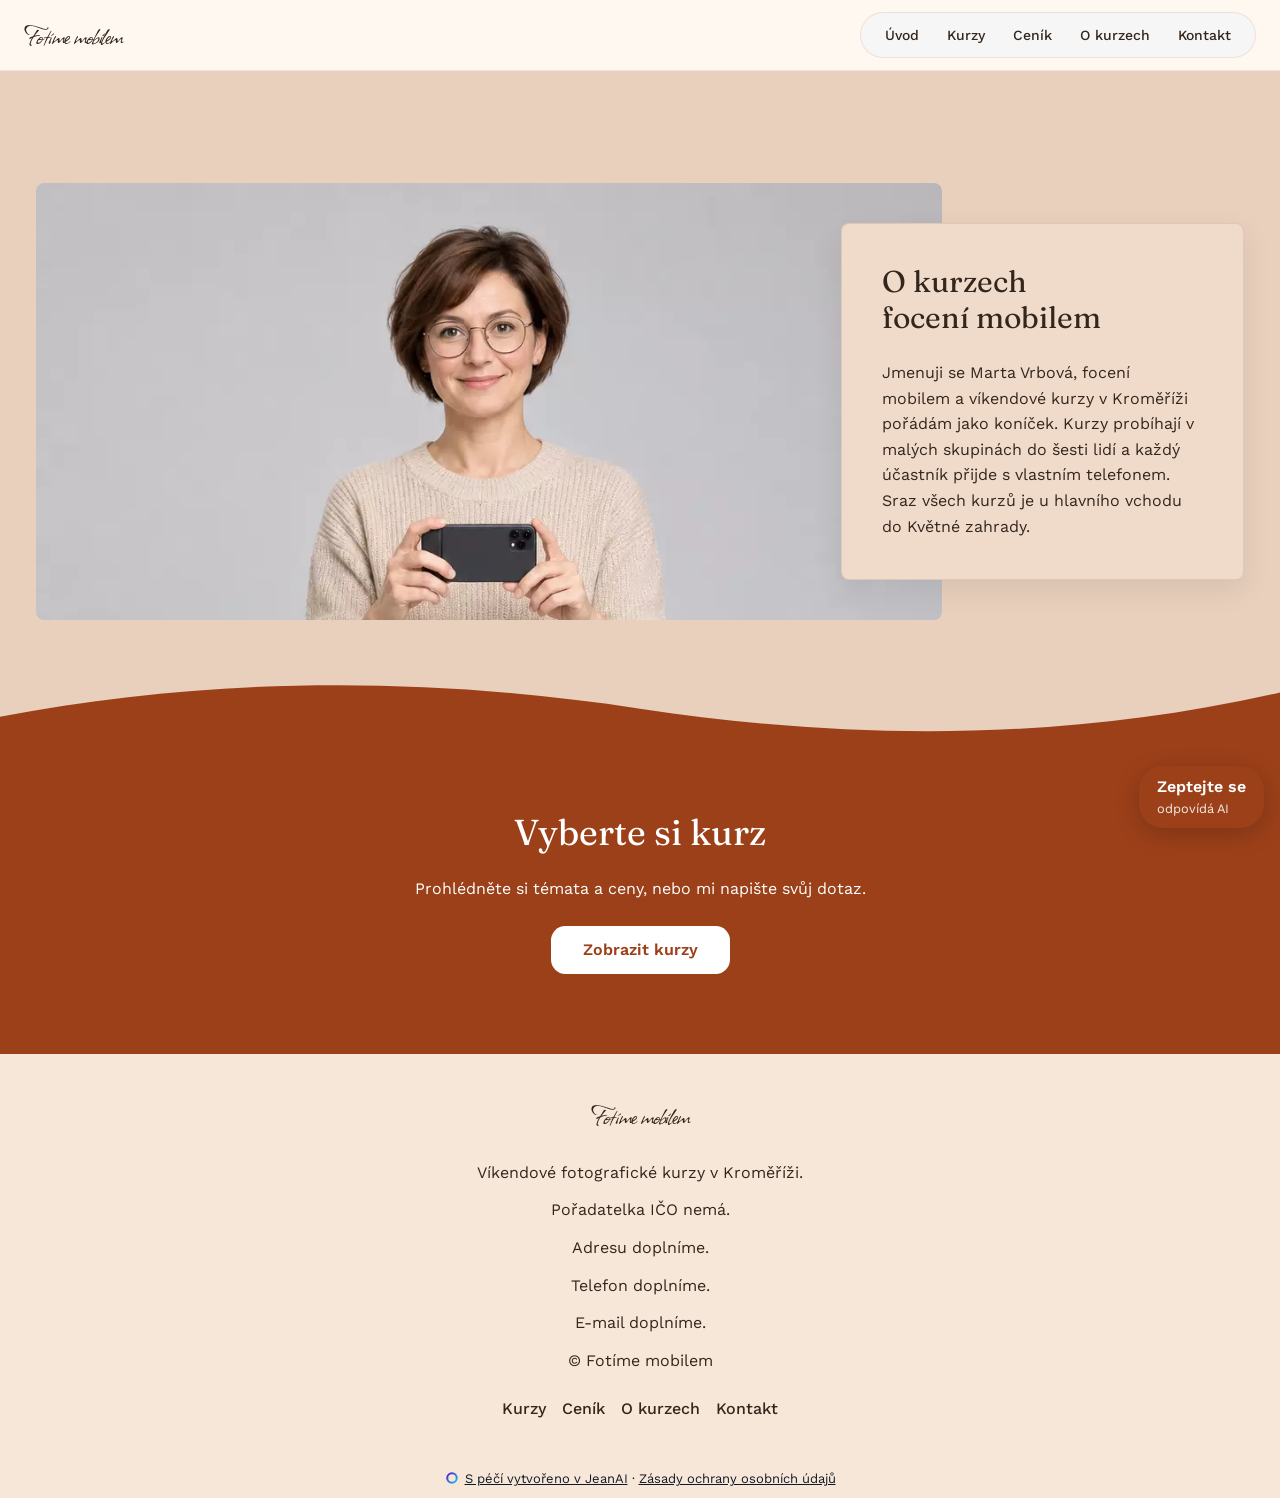
<file: o-kurzech.html>
<!DOCTYPE html>
<html lang="cs">
  <head>
    <meta charset="UTF-8" />
    <meta name="viewport" content="width=device-width, initial-scale=1.0" />
    <meta name="description" content="Praktické víkendové kurzy focení vlastním mobilem v Kroměříži. Malé skupiny do šesti lidí a tři kurzy od 690 Kč." />
    <meta property="og:title" content="O kurzech" />
    <meta property="og:description" content="Praktické víkendové kurzy focení vlastním mobilem v Kroměříži. Malé skupiny do šesti lidí a tři kurzy od 690 Kč." />
    <meta property="og:type" content="website" />
    <meta property="og:locale" content="cs" />
    <meta property="og:url" content="https://fotime-mobilem.netlify.app/o-kurzech.html" />
    <meta name="twitter:card" content="summary" />
    <meta name="twitter:title" content="O kurzech" />
    <meta name="twitter:description" content="Praktické víkendové kurzy focení vlastním mobilem v Kroměříži. Malé skupiny do šesti lidí a tři kurzy od 690 Kč." />
    <link rel="canonical" href="https://fotime-mobilem.netlify.app/o-kurzech.html" />
    <script type="application/ld+json">{"@context":"https://schema.org","@graph":[{"@type":"Organization","name":"Fotíme mobilem","url":"https://fotime-mobilem.netlify.app"}]}</script>
    <title>O kurzech</title>
    <link rel="stylesheet" href="/assets/utilities.css" />
    <link rel="stylesheet" href="/styles.css" />
  </head>
  <body>
    <div class="jean-site-shell" data-jean-motion="off" style="min-height:100vh;display:flex;flex-direction:column">
    <header data-jean-burger="{&quot;panelCss&quot;:&quot;background:#FFF8F0;border-color:color-mix(in srgb, #33261D 10%, transparent)&quot;,&quot;linkCss&quot;:&quot;color:#33261D&quot;,&quot;links&quot;:[{&quot;href&quot;:&quot;/&quot;,&quot;label&quot;:&quot;Úvod&quot;},{&quot;href&quot;:&quot;/kurzy.html#section_kurzy&quot;,&quot;label&quot;:&quot;Kurzy&quot;},{&quot;href&quot;:&quot;/cenik.html#section_cenik&quot;,&quot;label&quot;:&quot;Ceník&quot;},{&quot;href&quot;:&quot;/o-kurzech.html#section_o-kurzech&quot;,&quot;label&quot;:&quot;O kurzech&quot;},{&quot;href&quot;:&quot;/kontakt.html#section_kontakt&quot;,&quot;label&quot;:&quot;Kontakt&quot;}],&quot;cta&quot;:null,&quot;mobileOnly&quot;:true}" class="sticky top-0 z-50" style="background-color:var(--color-bg);border-bottom:1px solid var(--color-line)" id="section_header" data-section-id="section_header" data-section-type="header">
      <div class="max-w-7xl mx-auto px-6 py-3 flex items-center justify-between gap-8">
        <span class="inline-flex items-center gap-3 flex-shrink-0"><span class="text-xl tracking-tight flex-shrink-0" data-block-id="block_brand" data-block-type="text.heading" style="color:var(--color-text);font-family:'Allison', var(--font-heading);font-weight:400;font-size:1.875rem">Fotíme mobilem</span></span>
        <nav class="hidden md:flex items-center gap-1 px-3 py-1.5 rounded-full" style="background-color:var(--color-nav);border:1px solid var(--color-nav-border)" data-block-id="block_navigation" data-block-type="nav_links">
          <a href="/" class="text-sm font-medium px-3 py-1.5 rounded-full hover:opacity-70 transition-opacity" style="color:var(--color-text)">Úvod</a>
          <a href="/kurzy.html#section_kurzy" class="text-sm font-medium px-3 py-1.5 rounded-full hover:opacity-70 transition-opacity" style="color:var(--color-text)">Kurzy</a>
          <a href="/cenik.html#section_cenik" class="text-sm font-medium px-3 py-1.5 rounded-full hover:opacity-70 transition-opacity" style="color:var(--color-text)">Ceník</a>
          <a href="/o-kurzech.html#section_o-kurzech" class="text-sm font-medium px-3 py-1.5 rounded-full hover:opacity-70 transition-opacity" style="color:var(--color-text)">O kurzech</a>
          <a href="/kontakt.html#section_kontakt" class="text-sm font-medium px-3 py-1.5 rounded-full hover:opacity-70 transition-opacity" style="color:var(--color-text)">Kontakt</a>
        </nav>
        
        <button type="button" aria-expanded="false" aria-controls="jean-header-menu" aria-label="Menu" class="md:hidden inline-flex flex-col justify-center items-center gap-1.5 w-11 h-11 -mr-2 flex-shrink-0 cursor-pointer bg-transparent border-0">
          <span style="width:20px;height:2px;background-color:var(--color-text);display:block;transition:transform .2s;transform:none"></span>
          <span style="width:20px;height:2px;background-color:var(--color-text);display:block;opacity:1;transition:opacity .2s"></span>
          <span style="width:20px;height:2px;background-color:var(--color-text);display:block;transition:transform .2s;transform:none"></span>
        </button>
      </div>
      
    </header>
    <div id="section_o_kurzech" class="jean-motion-layer" data-jean-reveal="true" data-section-id="section_o_kurzech" data-section-type="about" data-jean-edge-below="1">
    <section class="py-20 lg:py-28 jean-section-shell" data-jean-card-overlap="right" style="background-color:var(--color-surface-strong)">
      <div class="jean-rhythm-wide mx-auto px-6">
        <div class="grid grid-cols-1 lg:grid-cols-12 lg:grid-rows-[2.5rem_auto_2.5rem]">
          <div class="relative overflow-hidden aspect-[4/3] lg:aspect-auto lg:min-h-[26rem] lg:col-span-9 lg:row-start-1 lg:row-span-3 lg:col-start-1" style="border-radius:var(--jean-radius, 1.5rem);background:var(--color-image-placeholder, var(--color-surface))" data-block-id="block_o_kurzech_photo" data-block-type="image"><img src="/images/photo-1-960.webp" alt="Fotíme mobilem" class="absolute inset-0" style="width:100%;height:100%;object-fit:cover;object-position:center top;display:block" srcset="/images/photo-1-480.webp 480w, /images/photo-1-960.webp 960w, /images/photo-1-1600.webp 1024w" data-jean-full="/images/photo-1-1600.webp" fetchpriority="high" sizes="100vw" decoding="async"></div>
          <div class="jean-floating-card relative z-10 flex flex-col justify-center gap-4 p-8 lg:p-10 lg:col-span-4 lg:row-start-2 lg:col-start-9" data-jean-floating-card="right" style="background:var(--color-card);border:1px solid var(--color-line);border-radius:var(--jean-radius, 1rem);box-shadow:0 10px 30px rgba(0, 0, 0, 0.08)">
          <h2 class="text-2xl lg:text-3xl font-bold mb-2" data-block-id="block_o_kurzech_heading" data-block-type="text.heading" style="color:var(--color-text);font-family:var(--font-heading)">O kurzech focení mobilem</h2>
          <div><p data-block-id="block_o_kurzech_text" data-block-type="text.paragraph" style="color:var(--color-text);line-height:1.6;font-weight:400">Jmenuji se Marta Vrbová, focení mobilem a víkendové kurzy v Kroměříži pořádám jako koníček. Kurzy probíhají v malých skupinách do šesti lidí a každý účastník přijde s vlastním telefonem. Sraz všech kurzů je u hlavního vchodu do Květné zahrady.</p></div>
        </div>
        </div>
      </div>
    </section>
    </div>
    <div id="section_o_kurzech_kontakt" class="jean-motion-layer" data-jean-reveal="true" data-section-id="section_o_kurzech_kontakt" data-section-type="cta_banner" data-jean-edge-above="wave">
    <section class="py-16 lg:py-20" style="background:var(--color-primary)">
      <div class="max-w-4xl mx-auto px-6 text-center">
        <h2 class="text-3xl lg:text-4xl font-bold mb-6" data-block-id="block_o_kurzech_cta_heading" data-block-type="text.heading" style="color:var(--color-on-primary, #fff)">Vyberte si kurz</h2>
        <div class="jean-on-primary mb-6 flex flex-col gap-3"><div><p data-block-id="block_o_kurzech_cta_text" data-block-type="text.paragraph" style="color:var(--color-text);line-height:1.6;font-weight:400">Prohlédněte si témata a ceny, nebo mi napište svůj dotaz.</p></div></div>
        <a href="/kurzy#section_kurzy" class="inline-block px-8 py-3 font-semibold" data-block-id="block_o_kurzech_cta_button" data-block-type="button" style="border-radius:0.9rem;color:var(--color-primary);background-color:var(--color-on-primary, #fff);border:none">Zobrazit kurzy</a>
      </div>
    </section>
    </div>
    <footer class="py-10 mt-auto" style="background-color:#F6E7D8" id="section_footer" data-section-id="section_footer" data-section-type="footer">
      <div class="max-w-7xl mx-auto px-6 flex flex-col gap-6">
        <div class="text-center"><span class="text-xl font-bold tracking-tight" data-block-id="block_footer_brand" data-block-type="text.heading" style="color:var(--color-text);font-family:'Allison', var(--font-heading);font-weight:400;font-size:1.875rem">Fotíme mobilem</span></div>
        <div class="text-center max-w-3xl mx-auto flex flex-col gap-3"><div><p data-block-id="block_footer_location" data-block-type="text.paragraph" style="color:var(--color-text);line-height:1.6;font-weight:400">Víkendové fotografické kurzy v Kroměříži.</p></div>
          <div><p data-block-id="block_footer_ico" data-block-type="text.paragraph" style="color:var(--color-text);line-height:1.6;font-weight:400">Pořadatelka IČO nemá.</p></div>
          <div><p data-block-id="block_footer_address" data-block-type="text.paragraph" style="color:var(--color-text);line-height:1.6;font-weight:400">Adresu doplníme.</p></div>
          <div><p data-block-id="block_footer_phone" data-block-type="text.paragraph" style="color:var(--color-text);line-height:1.6;font-weight:400">Telefon doplníme.</p></div>
          <div><p data-block-id="block_footer_email" data-block-type="text.paragraph" style="color:var(--color-text);line-height:1.6;font-weight:400">E-mail doplníme.</p></div>
          <div><p data-block-id="block_footer_copyright" data-block-type="text.paragraph" style="color:var(--color-text);line-height:1.6;font-weight:400">© Fotíme mobilem</p></div></div>
        <div class="flex flex-col items-center gap-3"><div><nav data-block-id="block_footer_nav" data-block-type="nav_links" style="display:flex;flex-wrap:wrap;justify-content:center;gap:1rem"><a href="/kurzy#section_kurzy" style="color:var(--color-text);font-weight:500">Kurzy</a><a href="/cenik#section_cenik" style="color:var(--color-text);font-weight:500">Ceník</a><a href="/o-kurzech#section_o-kurzech" style="color:var(--color-text);font-weight:500">O kurzech</a><a href="/kontakt#section_kontakt" style="color:var(--color-text);font-weight:500">Kontakt</a></nav></div></div>
        
        
      </div>
    </footer><div data-jean-identification="1" aria-label="Údaje o provozovateli" style="background:#F6E7D8!important;color:#111827!important;font-family:var(--font-body, ui-sans-serif), system-ui, -apple-system, sans-serif;font-size:13px!important;line-height:1.6!important;padding:8px 16px;text-align:center;word-break:break-word;display:block!important;visibility:visible!important;opacity:1!important;position:static!important;height:auto!important;max-height:none!important;overflow:visible!important;clip-path:none!important;transform:none!important;content-visibility:visible!important"><span style="display:block!important;visibility:visible!important;opacity:1!important;color:inherit!important;font-size:13px!important;line-height:1.6!important;position:static!important;height:auto!important;max-height:none!important;overflow:visible!important;clip-path:none!important;transform:none!important;text-indent:0!important;letter-spacing:normal!important;word-spacing:normal!important;content-visibility:visible!important"><a href="https://jeanai.cz" rel="noopener" style="display:inline!important;text-decoration:underline;visibility:visible!important;opacity:1!important;color:inherit!important;font-size:13px!important;line-height:1.6!important;position:static!important;height:auto!important;max-height:none!important;overflow:visible!important;clip-path:none!important;transform:none!important;text-indent:0!important;letter-spacing:normal!important;word-spacing:normal!important;content-visibility:visible!important"><svg aria-hidden="true" focusable="false" width="14" height="14" viewBox="0 0 128 128" style="display:inline-block!important;visibility:visible!important;opacity:1!important;width:14px!important;height:14px!important;vertical-align:-2px;margin-right:6px"><defs><linearGradient id="jean-mark-ring" x1="0" y1="0" x2="1" y2="1"><stop offset="0" stop-color="#5814cf"/><stop offset="1" stop-color="#12c9e6"/></linearGradient></defs><circle cx="64" cy="64" r="43.5" fill="none" stroke="url(#jean-mark-ring)" stroke-width="19"/></svg>S péčí vytvořeno v JeanAI</a> · <a href="/soukromi.html" style="display:inline!important;text-decoration:underline;visibility:visible!important;opacity:1!important;color:inherit!important;font-size:13px!important;line-height:1.6!important;position:static!important;height:auto!important;max-height:none!important;overflow:visible!important;clip-path:none!important;transform:none!important;text-indent:0!important;letter-spacing:normal!important;word-spacing:normal!important;content-visibility:visible!important">Zásady ochrany osobních údajů</a></span></div>
    </div>
    <script>
(function () {
  "use strict";

  function styled(tag, css) {
    var el = document.createElement(tag);
    el.style.cssText = css;
    return el;
  }

  // ── gallery lightbox — parity with the React modal, clicks only ──
  var galleries = document.querySelectorAll('[data-jean-lightbox]');
  for (var g = 0; g < galleries.length; g += 1) (function (sectionEl) {
    var figures = sectionEl.querySelectorAll('figure');
    var managedMount = sectionEl.getAttribute('data-jean-lightbox') === 'managed';
    if (figures.length === 0 && !managedMount) return;
    var items = [];
    for (var i = 0; i < figures.length; i += 1) {
      var img = figures[i].querySelector('img');
      items.push({
        src: img ? (img.getAttribute('data-jean-full') || img.getAttribute('src') || '') : '',
        alt: img ? (img.getAttribute('alt') || '') : '',
      });
    }

    var idx = -1;
    var overlay = null;
    var imgEl = null;
    var counterEl = null;

    function close() {
      if (overlay && overlay.parentNode) overlay.parentNode.removeChild(overlay);
      overlay = null;
      idx = -1;
    }
    function show(next) {
      idx = Math.max(0, Math.min(items.length - 1, next));
      imgEl.src = items[idx].src;
      imgEl.alt = items[idx].alt;
      counterEl.textContent = (idx + 1) + ' / ' + items.length;
    }
    function navButton(placementCss, text, onClick) {
      var btn = styled('button', 'position:absolute;' + placementCss + ';padding:0.75rem;border-radius:9999px;background:rgba(255,255,255,0.15);color:#fff;border:none;cursor:pointer');
      btn.type = 'button';
      btn.textContent = text;
      btn.addEventListener('click', function (e) { e.stopPropagation(); onClick(); });
      return btn;
    }
    function open(start) {
      overlay = styled('div', 'position:fixed;inset:0;z-index:100;display:flex;align-items:center;justify-content:center;background:rgba(0,0,0,0.92)');
      overlay.addEventListener('click', close);
      var wrap = styled('div', 'position:relative');
      wrap.addEventListener('click', function (e) { e.stopPropagation(); });
      imgEl = styled('img', 'max-height:85vh;max-width:90vw;border-radius:0.75rem;object-fit:contain;box-shadow:0 25px 50px rgba(0,0,0,0.5)');
      wrap.appendChild(imgEl);
      counterEl = styled('div', 'position:absolute;bottom:1rem;left:50%;transform:translateX(-50%);font-size:0.875rem;color:rgba(255,255,255,0.7)');
      overlay.appendChild(wrap);
      overlay.appendChild(navButton('left:1rem;top:50%;transform:translateY(-50%);font-size:1.5rem', '\u2190', function () { show(idx - 1); }));
      overlay.appendChild(navButton('right:1rem;top:50%;transform:translateY(-50%);font-size:1.5rem', '\u2192', function () { show(idx + 1); }));
      overlay.appendChild(navButton('top:1rem;right:1rem;font-size:1.2rem;line-height:1', '\u00d7', close));
      overlay.appendChild(counterEl);
      document.body.appendChild(overlay);
      show(start);
    }

    // 8z56 W-2a — a MANAGED gallery's figures are its collection's, and the
    // live refresh replaces them after this runs: one delegate on the section,
    // the list read at the click, and a placeholder panel never opens.
    if (managedMount) {
      sectionEl.addEventListener('click', function (e) {
        var fig = e && e.target && e.target.closest ? e.target.closest('figure') : null;
        if (!fig || fig.closest('[data-jean-placeholder]')) return;
        var live = sectionEl.querySelectorAll('figure');
        var at = -1;
        items = [];
        for (var k = 0; k < live.length; k += 1) {
          if (live[k].closest('[data-jean-placeholder]')) continue;
          if (live[k] === fig) at = items.length;
          var liveImg = live[k].querySelector('img');
          items.push({
            src: liveImg ? (liveImg.getAttribute('data-jean-full') || liveImg.getAttribute('src') || '') : '',
            alt: liveImg ? (liveImg.getAttribute('alt') || '') : '',
          });
        }
        if (at >= 0) open(at);
      });
      return;
    }

    for (var f = 0; f < figures.length; f += 1) (function (fi) {
      figures[fi].addEventListener('click', function () { open(fi); });
    })(f);
  })(galleries[g]);

  // ── a picture that opens (8z46 QL-24a) ──
  // Bound to img[data-jean-image-open], which the renderer stamps on a picture
  // whose block or site says it opens. Never in the editor's canvas: the
  // overlay's own script is on that page (script[data-jean-overlay]) and a
  // click there selects the block, so the click is left to it.
  //
  // From the keyboard too (8z46 leftover, 8z50 run): the picture is in the Tab
  // order and opens on Enter or Space; the dialog takes the focus on its close
  // button and keeps Tab inside; closing it, any way, gives the focus back to
  // the picture that opened it. The canvas is asked at the moment of the key,
  // as at the click: its overlay script comes after this one on the page.
  var openables = document.querySelectorAll('img[data-jean-image-open]');
  if (openables.length > 0) (function () {
    var box = null;
    var boxImg = null;
    var boxCaption = null;
    var boxCounter = null;
    var boxClose = null;
    var opener = null;
    var group = [];
    var at = -1;

    function inEditorCanvas() {
      return typeof document.querySelector === 'function' && Boolean(document.querySelector('script[data-jean-overlay]'));
    }
    function sameSection(img) {
      var root = typeof img.closest === 'function' ? img.closest('[data-section-id]') : null;
      if (!root) return [img];
      var list = root.querySelectorAll('img[data-jean-image-open]');
      var out = [];
      for (var i = 0; i < list.length; i += 1) out.push(list[i]);
      return out.length ? out : [img];
    }
    function paint() {
      var img = group[at];
      boxImg.src = img.getAttribute('data-jean-full') || img.getAttribute('src') || '';
      boxImg.alt = img.getAttribute('alt') || '';
      boxCaption.textContent = boxImg.alt;
      boxCaption.style.display = boxImg.alt ? 'block' : 'none';
      if (boxCounter) boxCounter.textContent = (at + 1) + ' / ' + group.length;
    }
    function step(delta) {
      if (group.length < 2) return;
      at = (at + delta + group.length) % group.length;
      paint();
    }
    function inside(el) {
      for (var x = el; x; x = x.parentNode) if (x === box) return true;
      return false;
    }
    function keepTabInside(e) {
      var buttons = box.querySelectorAll('button');
      if (!buttons.length) return;
      var first = buttons[0];
      var last = buttons[buttons.length - 1];
      var active = document.activeElement;
      if (e.shiftKey ? (active === first || !inside(active)) : (active === last || !inside(active))) {
        if (typeof e.preventDefault === 'function') e.preventDefault();
        (e.shiftKey ? last : first).focus();
      }
    }
    function onKey(e) {
      if (!box) return;
      if (e.key === 'Escape') shut();
      else if (e.key === 'ArrowRight') step(1);
      else if (e.key === 'ArrowLeft') step(-1);
      else if (e.key === 'Tab') keepTabInside(e);
    }
    function shut() {
      if (box && box.parentNode) box.parentNode.removeChild(box);
      box = null;
      boxClose = null;
      at = -1;
      if (typeof document.removeEventListener === 'function') document.removeEventListener('keydown', onKey);
      var back = opener;
      opener = null;
      if (back && typeof back.focus === 'function') back.focus();
    }
    function control(placementCss, text, onClick) {
      var btn = styled('button', 'position:absolute;' + placementCss + ';padding:0.75rem;border-radius:9999px;background:rgba(255,255,255,0.15);color:#fff;border:none;cursor:pointer');
      btn.type = 'button';
      btn.textContent = text;
      btn.addEventListener('click', function (e) { e.stopPropagation(); onClick(); });
      return btn;
    }
    function open(img) {
      opener = img;
      group = sameSection(img);
      at = Math.max(0, group.indexOf(img));
      box = styled('div', 'position:fixed;inset:0;z-index:101;display:flex;flex-direction:column;align-items:center;justify-content:center;gap:1rem;padding:1.5rem;background:rgba(0,0,0,0.9);cursor:zoom-out');
      box.setAttribute('role', 'dialog');
      box.setAttribute('aria-modal', 'true');
      box.addEventListener('click', shut);
      boxImg = styled('img', 'max-height:80vh;max-width:92vw;border-radius:0.75rem;object-fit:contain;box-shadow:0 25px 50px rgba(0,0,0,0.5);cursor:default');
      boxImg.addEventListener('click', function (e) { e.stopPropagation(); });
      boxCaption = styled('p', 'margin:0;max-width:60rem;text-align:center;color:#fff;font-size:0.95rem;line-height:1.5');
      box.appendChild(boxImg);
      box.appendChild(boxCaption);
      boxCounter = null;
      if (group.length > 1) {
        boxCounter = styled('div', 'font-size:0.875rem;color:rgba(255,255,255,0.7)');
        box.appendChild(boxCounter);
        box.appendChild(control('left:1rem;top:50%;transform:translateY(-50%);font-size:1.5rem', '\u2190', function () { step(-1); }));
        box.appendChild(control('right:1rem;top:50%;transform:translateY(-50%);font-size:1.5rem', '\u2192', function () { step(1); }));
      }
      boxClose = control('top:1rem;right:1rem;font-size:1.2rem;line-height:1', '\u00d7', shut);
      box.appendChild(boxClose);
      document.body.appendChild(box);
      if (typeof document.addEventListener === 'function') document.addEventListener('keydown', onKey);
      paint();
      if (typeof boxClose.focus === 'function') boxClose.focus();
    }
    for (var o = 0; o < openables.length; o += 1) (function (img) {
      if (img.getAttribute('tabindex') === null) img.setAttribute('tabindex', '0');
      img.setAttribute('role', 'button');
      img.addEventListener('click', function (e) {
        if (inEditorCanvas()) return;
        if (e && e.defaultPrevented) return;
        open(img);
      });
      // Enter opens on the press, Space on the release, as a button does: the
      // focus moves onto the close button when it opens, and a Space released
      // there would click it shut again. A held Enter opens once (its repeats
      // would press the close button, then the picture, in turn), and Space
      // opens only on the release of a press that began on this picture.
      var spacePressed = false;
      img.addEventListener('keydown', function (e) {
        if (box || inEditorCanvas()) return;
        if (e.key !== 'Enter' && e.key !== ' ') return;
        if (typeof e.preventDefault === 'function') e.preventDefault();
        if (e.repeat) return;
        if (e.key === 'Enter') open(img);
        else spacePressed = true;
      });
      img.addEventListener('keyup', function (e) {
        if (e.key !== ' ') return;
        var pressedHere = spacePressed;
        spacePressed = false;
        if (!pressedHere || box || inEditorCanvas()) return;
        if (typeof e.preventDefault === 'function') e.preventDefault();
        open(img);
      });
    })(openables[o]);
  })();

  // ── paged menu — the pager the mount render froze on page one ──
  var menus = document.querySelectorAll('[data-jean-menu-paged]');
  for (var m = 0; m < menus.length; m += 1) (function (sectionEl) {
    var pages = sectionEl.querySelectorAll('[data-jean-menu-page]');
    if (pages.length === 0) return;

    var prev = null;
    var next = null;
    var nums = [];
    var buttons = sectionEl.querySelectorAll('button');
    for (var i = 0; i < buttons.length; i += 1) {
      var label = (buttons[i].textContent || '').trim();
      if (label === '\u2190') prev = buttons[i];
      else if (label === '\u2192') next = buttons[i];
      else if (/^[0-9]+$/.test(label)) nums.push(buttons[i]);
    }
    var counter = null;
    var divs = sectionEl.querySelectorAll('div');
    for (var d = 0; d < divs.length; d += 1) {
      if (/^[0-9]+ \/ [0-9]+$/.test((divs[d].textContent || '').trim()) && !divs[d].querySelector('div')) {
        counter = divs[d];
        break;
      }
    }

    var current = 0;
    for (var p0 = 0; p0 < pages.length; p0 += 1) {
      if (pages[p0].style.display !== 'none') { current = p0; break; }
    }

    function setPage(n) {
      current = Math.max(0, Math.min(pages.length - 1, n));
      for (var p = 0; p < pages.length; p += 1) {
        pages[p].style.display = p === current ? 'block' : 'none';
      }
      if (counter) counter.textContent = (current + 1) + ' / ' + pages.length;
      if (prev) { prev.disabled = current === 0; prev.style.opacity = current === 0 ? '0.5' : '1'; }
      if (next) { next.disabled = current === pages.length - 1; next.style.opacity = current === pages.length - 1 ? '0.5' : '1'; }
      for (var b = 0; b < nums.length; b += 1) {
        var active = b === current;
        nums[b].style.border = active ? '1px solid var(--color-primary)' : '1px solid var(--color-line)';
        nums[b].style.backgroundColor = active ? 'color-mix(in srgb, var(--color-primary) 12%, white)' : 'var(--color-surface)';
        nums[b].style.color = active ? 'var(--color-primary)' : 'var(--color-text)';
      }
    }

    if (prev) prev.addEventListener('click', function () { setPage(current - 1); });
    if (next) next.addEventListener('click', function () { setPage(current + 1); });
    for (var nb = 0; nb < nums.length; nb += 1) (function (k) {
      nums[k].addEventListener('click', function () { setPage(k); });
    })(nb);
  })(menus[m]);

  // ── burger header — the drawer the mount render never painted ──
  //
  // DELEGATED from the document on purpose (8z52 QC-4), rather than bound to
  // the buttons this script finds at load. The editor's canvas swaps a changed
  // section's markup in place (canvasMorph.ts), and a listener left on the
  // button that was there at load sits on a node the page no longer holds: the
  // drawer opened once and then never again, so a header carrying
  // data-jean-burger — which is every header with a link or a CTA — had to
  // remount the whole canvas document for every edit to its text. A delegate
  // reads the header out of the event, so a header swapped in an hour later
  // behaves exactly like the one that loaded, and nobody has to re-initialise
  // anything for it.
  //
  // Which costs a rule: NO STATE IN A CLOSURE, because a closure describes the
  // header that was. The state is the DOM. Whether the drawer is open is the
  // button's aria-expanded — the attribute a screen reader is told anyway —
  // and the panel is the element carrying jean-burger-panel, built on open
  // and removed on close. A swapped header arrives with neither, and that is
  // the honest answer: the markup the renderer writes has the drawer shut.
  //
  // NOTE: no backticks anywhere below. The whole script is a JS template
  // literal, and a backtick in a COMMENT closes it — the error lands on a line
  // that looks fine.
  function burgerPanelOf(headerEl) {
    return headerEl.querySelector('.jean-burger-panel');
  }

  function buildBurgerPanel(data) {
    // Two shapes, because the two headers are two compositions. An overlay
    // header's drawer IS its navigation at every width, so it stays the
    // floating rounded card. The other three keep their nav on the desktop
    // and only borrow this below the md breakpoint, so their panel is a
    // full-width sheet under the bar — and it carries the md:hidden class, or
    // a reader who opens it on a phone and then widens the window is left
    // with a panel duplicating the nav bar above it.
    //
    // RESOLVED colours from the drawer data, never var(--color-*): this panel
    // hangs INSIDE the header, and a header on a dark ground scopes its own
    // --color-text / --color-line overrides to that element while leaving
    // --color-bg alone. A panel reading those tokens paints the page's white
    // background under the header's white text — invisible. Measured live.
    var face = data.panelCss || 'background:#FFFFFF;border-color:rgba(15,23,42,0.12)';
    var inkCss = data.linkCss || 'color:#0F172A';
    var panel = data.mobileOnly
      ? styled('div', 'padding:0 1.5rem 1.25rem;border-top-width:1px;border-top-style:solid;' + face)
      : styled('div', 'margin:0 1.5rem;border-radius:1rem;padding:2rem;border-width:1px;border-style:solid;box-shadow:0 24px 60px rgba(0,0,0,0.18);' + face);
    // jean-burger-panel is how the delegate finds an open drawer again; it is
    // a class and not a data-jean-* name on purpose, so it stays out of the
    // swap decision canvasMorph.ts makes from those names.
    panel.className = data.mobileOnly ? 'jean-burger-panel md:hidden' : 'jean-burger-panel';
    var nav = styled('nav', 'display:flex;flex-direction:column;gap:1rem');
    var links = Array.isArray(data.links) ? data.links : [];
    for (var i = 0; i < links.length; i += 1) {
      var a = styled('a', 'font-size:1.125rem;font-weight:500;text-decoration:none;' + inkCss);
      a.href = links[i].href || '#';
      a.textContent = links[i].label || 'Link';
      nav.appendChild(a);
    }
    panel.appendChild(nav);
    if (data.cta && data.cta.label) {
      var cta = styled('a', 'display:inline-flex;align-items:center;padding:0.625rem 1.5rem;margin-top:1.5rem;font-size:0.875rem;font-weight:600;text-decoration:none;' + (data.cta.css || ''));
      cta.href = data.cta.href || '#';
      cta.textContent = data.cta.label;
      panel.appendChild(cta);
    }
    return panel;
  }

  function paintBurgerButton(btn, open) {
    btn.setAttribute('aria-expanded', open ? 'true' : 'false');
    // TWO bars on the overlay burger, THREE on the others — and the middle
    // one has to go, or the X keeps a stroke through its centre. Written off
    // the actual count rather than a layout flag, so a burger that grows or
    // loses a bar animates correctly without this knowing which it was.
    var spans = btn.querySelectorAll('span');
    if (spans.length >= 3) {
      spans[0].style.transform = open ? 'translateY(9px) rotate(45deg)' : 'none';
      spans[1].style.opacity = open ? '0' : '1';
      spans[2].style.transform = open ? 'translateY(-9px) rotate(-45deg)' : 'none';
    } else if (spans.length === 2) {
      spans[0].style.transform = open ? 'translateY(4px) rotate(45deg)' : 'none';
      spans[1].style.transform = open ? 'translateY(-4px) rotate(-45deg)' : 'none';
    }
  }

  function shutBurger(headerEl) {
    var panel = burgerPanelOf(headerEl);
    if (panel && panel.parentNode) panel.parentNode.removeChild(panel);
    var btn = headerEl.querySelector('button[aria-label="Menu"]');
    if (btn) paintBurgerButton(btn, false);
  }

  function toggleBurger(headerEl, btn) {
    if (burgerPanelOf(headerEl)) { shutBurger(headerEl); return; }
    var data;
    try { data = JSON.parse(headerEl.getAttribute('data-jean-burger') || '{}'); } catch (err) { return; }
    headerEl.appendChild(buildBurgerPanel(data));
    paintBurgerButton(btn, true);
  }

  if (typeof document.addEventListener === 'function') {
    document.addEventListener('click', function (ev) {
      var target = ev && ev.target;
      if (!target || typeof target.closest !== 'function') return;
      var btn = target.closest('button[aria-label="Menu"]');
      var headerEl = (btn || target).closest('[data-jean-burger]');
      // A burger button in a header with no drawer data has nothing to open —
      // the renderer drops the attribute when the drawer would be empty.
      if (!headerEl) return;
      if (btn) { toggleBurger(headerEl, btn); return; }
      // A link inside the open drawer: the browser follows it, and the drawer
      // that covered the page goes with it — the close the per-link listener
      // used to do, now without a listener per link.
      var link = target.closest('a');
      if (link && link.closest('.jean-burger-panel')) shutBurger(headerEl);
    });
  }

  // ── click-to-load video (SF-1b) — the iframe is CREATED, never rendered ──
  //
  // The page ships a placeholder that is a link to the video's own page, so a
  // reader with no JavaScript still gets the video. With JavaScript, the click
  // is intercepted and the embed is built here instead — which is the only
  // moment a visitor's browser talks to YouTube or Vimeo, and it happens
  // because they asked. autoplay=1 is added so the click that replaced the
  // poster also starts the video: one click, not two. (No backticks in this
  // literal - one ends it, which is what the header two hundred lines up says.)
  var videos = document.querySelectorAll('[data-jean-video]');
  for (var vi = 0; vi < videos.length; vi += 1) (function (holder) {
    var trigger = holder.querySelector('[data-jean-video-play]');
    if (!trigger) return;
    trigger.addEventListener('click', function (ev) {
      var src = holder.getAttribute('data-jean-video');
      // No embed URL means the link is the only answer there is — let it open.
      if (!src) return;
      // The placeholder IS an <a href> to the video's own page, so the browser
      // gestures for „open this elsewhere" must keep working: a modifier click
      // or a middle click follows the link instead of being swallowed into an
      // autoplaying iframe in place (review of #1436).
      if (ev.metaKey || ev.ctrlKey || ev.shiftKey || ev.altKey) return;
      if (typeof ev.button === 'number' && ev.button !== 0) return;
      ev.preventDefault();
      var frame = document.createElement('iframe');
      frame.setAttribute('src', src + (src.indexOf('?') === -1 ? '?' : '&') + 'autoplay=1');
      frame.setAttribute('allow', 'accelerometer; autoplay; encrypted-media; gyroscope; picture-in-picture; fullscreen');
      frame.setAttribute('allowfullscreen', '');
      frame.setAttribute('title', trigger.getAttribute('aria-label') || 'Video');
      frame.style.cssText = 'position:absolute;inset:0;width:100%;height:100%;border:0';
      holder.textContent = '';
      holder.appendChild(frame);
    });
  })(videos[vi]);
})();
</script>
<script>(function(){var n=navigator,d=document,e="https://jeanai.onrender.com/v1/public/sites/a8fa34de-c6c8-4594-9828-240a1c599166/pv";if(n.webdriver)return;function s(){try{var u=new URL(location.href),q=u.searchParams,k=q.get("k"),b=JSON.stringify({p:u.pathname,k:k});window.fetch?fetch(e,{method:"POST",body:b,keepalive:!0,credentials:"omit"}).catch(Boolean):n.sendBeacon&&n.sendBeacon(e,b);if(k!==null){q.delete("k");history.replaceState(history.state,"",u.pathname+u.search+u.hash)}}catch(x){}}d.prerendering?d.addEventListener("prerenderingchange",s,{once:!0}):s()})()</script>
<style>#jean-reception{--jr-fill:var(--color-primary);--jr-on-fill:var(--color-on-primary);--jr-bg:var(--color-bg);--jr-text:var(--color-text);--jr-line:var(--color-line, currentColor);position:fixed;right:16px;bottom:16px;z-index:2147483000;font:inherit;line-height:1.4;max-width:calc(100vw - 32px)}#jean-reception{bottom:72px}#jean-reception.is-inline{position:static;max-width:none}#jean-reception.is-open .jean-reception-launcher{display:none}#jean-reception.is-inline.is-open .jean-reception-launcher{display:inline-flex}@media (max-width:600px){[data-jean-identification]{padding-bottom:152px!important}}#jean-reception *{box-sizing:border-box}#jean-reception .jean-reception-launcher{display:inline-flex;flex-direction:column;align-items:flex-start;gap:2px;padding:10px 18px;border:0;border-radius:var(--jean-radius,24px);background:var(--jr-fill);color:var(--jr-on-fill);font:inherit;cursor:pointer;box-shadow:0 6px 24px rgba(0,0,0,.2)}#jean-reception .jean-reception-launcher:focus-visible,#jean-reception button:focus-visible,#jean-reception textarea:focus-visible,#jean-reception a:focus-visible{outline:2px solid currentColor;outline-offset:2px}#jean-reception .jean-reception-label{font-weight:600}#jean-reception .jean-reception-title,#jean-reception .jean-reception-label{letter-spacing:normal;text-transform:none}#jean-reception .jean-reception-ai{font-size:.8em;opacity:.9}#jean-reception .jean-reception-panel{position:absolute;right:0;bottom:calc(100% + 10px);width:min(360px,calc(100vw - 32px));max-height:min(70vh,560px);display:flex;flex-direction:column;background:var(--jr-bg);color:var(--jr-text);border:1px solid var(--jr-line);border-radius:var(--jean-radius,16px);box-shadow:0 18px 48px rgba(0,0,0,.25);overflow:hidden}#jean-reception.is-inline .jean-reception-panel{position:static;margin-top:10px}#jean-reception .jean-reception-panel[hidden],#jean-reception [hidden]{display:none}#jean-reception .jean-reception-head{display:flex;align-items:flex-start;justify-content:space-between;gap:12px;padding:12px 14px;background:var(--jr-fill);color:var(--jr-on-fill)}#jean-reception .jean-reception-title{margin:0;font-size:1em;font-weight:600}#jean-reception .jean-reception-head .jean-reception-ai{margin:2px 0 0}#jean-reception .jean-reception-head .jean-reception-privacy{color:inherit;text-decoration:underline;font-size:.8em;opacity:.9}#jean-reception .jean-reception-close{border:0;background:transparent;color:inherit;font:inherit;font-size:1.25em;line-height:1;cursor:pointer;padding:2px 6px}#jean-reception .jean-reception-contacts{margin:0;padding:8px 14px;font-size:.9em;border-bottom:1px solid var(--jr-line)}#jean-reception .jean-reception-contacts a,#jean-reception .jean-reception-handover a{color:inherit;text-decoration:underline}#jean-reception .jean-reception-log{list-style:none;margin:0;padding:12px 14px;overflow-y:auto;flex:1 1 auto;display:flex;flex-direction:column;gap:10px}#jean-reception .jean-reception-turn{margin:0;white-space:pre-wrap;overflow-wrap:anywhere}#jean-reception .jean-reception-turn.is-visitor{align-self:flex-end;max-width:85%;padding:8px 12px;border-radius:12px;background:var(--jr-fill);color:var(--jr-on-fill)}#jean-reception .jean-reception-who{display:block;font-size:.75em;opacity:.8}#jean-reception .jean-reception-status{margin:0;padding:0 14px 6px;font-size:.85em;min-height:1em}#jean-reception .jean-reception-form{display:flex;gap:8px;padding:10px 14px;border-top:1px solid var(--jr-line)}#jean-reception .jean-reception-input{flex:1 1 auto;min-width:0;resize:none;font:inherit;color:inherit;background:transparent;border:1px solid var(--jr-line);border-radius:10px;padding:8px 10px}#jean-reception .jean-reception-send{border:0;border-radius:10px;padding:8px 14px;background:var(--jr-fill);color:var(--jr-on-fill);font:inherit;font-weight:600;cursor:pointer}#jean-reception .jean-reception-handover{margin:0;padding:12px 14px;border-top:1px solid var(--jr-line)}#jean-reception .jean-reception-step{display:block;width:max-content;max-width:100%;margin-top:8px;border:1px solid var(--jr-line);border-radius:10px;padding:6px 12px;color:inherit;font-weight:600;text-decoration:none}#jean-reception .jean-reception-sr{position:absolute;width:1px;height:1px;overflow:hidden;clip:rect(0 0 0 0);white-space:nowrap}</style><div id="jean-reception" class="jean-reception" data-jean-capability="site_assistant" lang="cs"><button type="button" class="jean-reception-launcher" aria-expanded="false" aria-controls="jean-reception-panel"><span class="jean-reception-label">Zeptejte se</span><span class="jean-reception-ai">odpovídá AI</span></button><section id="jean-reception-panel" class="jean-reception-panel" role="dialog" aria-labelledby="jean-reception-title" tabindex="-1" hidden><div class="jean-reception-head"><div><h2 id="jean-reception-title" class="jean-reception-title">Zeptejte se</h2><p class="jean-reception-ai">odpovídá AI · <a class="jean-reception-privacy" href="/soukromi.html">Ochrana údajů</a></p></div><button type="button" class="jean-reception-close" aria-label="Zavřít">×</button></div><ol class="jean-reception-log" role="log" aria-live="polite"></ol><p class="jean-reception-status" role="status"></p><form class="jean-reception-form"><label class="jean-reception-sr" for="jean-reception-input">Váš dotaz</label><textarea id="jean-reception-input" class="jean-reception-input" name="message" rows="2" maxlength="600" placeholder="Napište dotaz…" required></textarea><button type="submit" class="jean-reception-send">Odeslat</button></form><p class="jean-reception-handover" hidden><a href="/kontakt.html#section_kontakt">Napište nám prosím přes kontaktní formulář.</a></p></section></div><script>(function receptionClient(cfg) {
  var d = document;
  var root = d.getElementById("jean-reception");
  if (!root || root.getAttribute("data-jean-bound")) return;
  root.setAttribute("data-jean-bound", "1");
  var place = d.querySelector('[data-jean-capability="site_assistant"]:not(#jean-reception)');
  if (place) { place.appendChild(root); root.className += " is-inline"; }
  var q = function (selector) { return root.querySelector(selector); };
  var launcher = q(".jean-reception-launcher");
  var panel = q(".jean-reception-panel");
  var log = q(".jean-reception-log");
  var form = q(".jean-reception-form");
  var input = q(".jean-reception-input");
  var status = q(".jean-reception-status");
  var handover = q(".jean-reception-handover");
  // T111 BL-21 (D25): `handoff` is the writer's summary of everything the
  // visitor said, as of the newest answer that carried one — what „Napsat
  // zprávu“ puts into the site's form, kept with the conversation.
  var state = { id: null, turns: [], handoff: "" };
  try {
    var kept = JSON.parse(window.sessionStorage.getItem(cfg.key) || "null");
    if (kept && Object.prototype.toString.call(kept.turns) === "[object Array]") {
      state = { id: kept.id || null, turns: kept.turns, handoff: typeof kept.handoff === "string" ? kept.handoff : "" };
    }
  } catch (e) { /* storage blocked — the window starts empty */ }
  function save() {
    try { window.sessionStorage.setItem(cfg.key, JSON.stringify(state)); } catch (e) { /* nothing kept */ }
  }
  function forget() {
    try { window.sessionStorage.removeItem(cfg.key); } catch (e) { /* nothing kept */ }
  }
  function turn(role, text) {
    var item = d.createElement("li");
    item.className = "jean-reception-turn is-" + role;
    var who = d.createElement("span");
    who.className = "jean-reception-who";
    who.textContent = role === "visitor" ? cfg.t.you : cfg.t.reception;
    item.appendChild(who);
    item.appendChild(d.createTextNode(String(text)));
    log.appendChild(item);
    log.scrollTop = log.scrollHeight;
    return item;
  }
  var restoredSteps = [];
  for (var i = 0; i < state.turns.length; i += 1) {
    var restored = turn(state.turns[i].role, state.turns[i].text);
    var kept = state.turns[i].step;
    if (kept && typeof kept === "object") restoredSteps.push({ item: restored, step: kept });
  }
  // A step decides by the page's BOUND form, and the runtime binds the site's
  // forms once the document is parsed (its DOMContentLoaded, registered before
  // this one) — so the restored answers get their steps after it.
  function drawRestoredSteps() {
    for (var s = 0; s < restoredSteps.length; s += 1) {
      var kept = restoredSteps[s].step;
      offer(restoredSteps[s].item, kept.wants, kept.date, kept.party, kept.said, kept.handoff);
    }
  }
  if (d.readyState === "loading") d.addEventListener("DOMContentLoaded", drawRestoredSteps);
  else drawRestoredSteps();
  // T85 RC-8 — the step is the visitor's: the site's own form, filled with what
  // they said; their press sends it through the form's own door (its spam
  // protection, its caps, its notice to the owner). A hand-over waits in this
  // tab for ten minutes at most, is used once, and never fills a field the
  // visitor has typed into — a value the page or the runtime set („today“,
  // one guest) is not theirs, and gives way.
  d.addEventListener("input", function (event) { if (event.target) event.target.jeanTyped = true; }, true);
  // The site's own form of this kind on THIS page — the mark on the form or on
  // a wrapper around it, as the runtime binds it (freeStyleRuntime.js, bindAll);
  // `bound`: only one the runtime has bound (it sends).
  // T85 RC-19: the form a left question goes to — the site's enquiry when it can
  // hold the question (its fields are the owner's) and its script bound it, else
  // the general form.
  function writeForm(bound) {
    var enquiry = formOf("enquiry_form", true);
    if (enquiry && messageField(enquiry)) return enquiry;
    return formOf("contact_form", bound);
  }
  function messageField(target) {
    for (var n = 0; n < cfg.fields.message.length; n += 1) {
      var named = target.querySelector('[name="' + cfg.fields.message[n] + '"]');
      if (named) return named;
    }
    return target.querySelector("textarea");
  }
  function formOf(kind, bound) {
    var marks = d.querySelectorAll('[data-jean-capability="' + kind + '"]');
    for (var m = 0; m < marks.length; m += 1) {
      var found = marks[m].tagName === "FORM" ? marks[m] : marks[m].querySelector("form");
      if (found && (!bound || found.getAttribute("data-jean-bound") === "1")) return found;
    }
    return null;
  }
  function today() {
    var now = new Date();
    var two = function (n) { return (n < 10 ? "0" : "") + n; };
    return now.getFullYear() + "-" + two(now.getMonth() + 1) + "-" + two(now.getDate());
  }
  // A value the form itself would refuse is not put in it: a party past the
  // field's bounds, a day that has passed or lies outside the field's range.
  function fits(el, value) {
    if (el.type === "number") {
      var n = Number(value);
      if (isNaN(n) || (el.min !== "" && n < Number(el.min)) || (el.max !== "" && n > Number(el.max))) return false;
    }
    if (el.type === "date" && (value < today() || (el.min && value < el.min) || (el.max && value > el.max))) return false;
    return true;
  }
  function fill(target, hand) {
    // By the names the runtime reads a field by (RUNTIME_FIELD_NAMES).
    function field(names, fallback) {
      for (var n = 0; n < names.length; n += 1) {
        var named = target.querySelector('[name="' + names[n] + '"]');
        if (named) return named;
      }
      return fallback ? target.querySelector(fallback) : null;
    }
    function put(el, value) {
      if (!el || el.jeanTyped || value === null || value === undefined || value === "") return;
      if (!fits(el, String(value))) return;
      el.value = String(value);
    }
    if (hand.kind === "reservation") {
      put(field(cfg.fields.date, 'input[type="date"]'), hand.date);
      put(field(cfg.fields.party, null), hand.party);
    } else {
      put(field(cfg.fields.message, "textarea"), hand.message);
    }
    var fields = target.querySelectorAll("input[required], textarea[required]");
    for (var f = 0; f < fields.length; f += 1) { if (!fields[f].value) { fields[f].focus(); break; } }
  }
  // A page the step opened: what the press kept, read and removed here.
  function receive() {
    var hand = null;
    try {
      hand = JSON.parse(window.sessionStorage.getItem(cfg.handKey) || "null");
      window.sessionStorage.removeItem(cfg.handKey);
    } catch (e) { hand = null; }
    if (!hand || typeof hand.at !== "number" || Date.now() - hand.at > 600000) return;
    var target = hand.kind === "reservation" ? formOf("reservation", false) : writeForm(false);
    if (target) fill(target, hand);
  }
  // The step is a link. To a form on THIS page (`here`) nothing loads: the
  // form is filled at once and brought into view. To another page the browser
  // follows it, and the click keeps the hand-over for the page it opens — not
  // for a click that opens it elsewhere (a new tab or window has a storage of
  // its own). An e-mail link carries none.
  // `hand` is what the press hands over — or a function that says it AT the
  // press (T111 BL-21: a message is the conversation as of the newest answer).
  function step(item, label, href, hand, here) {
    var link = d.createElement("a");
    link.href = here ? "#" : href;
    link.className = "jean-reception-step";
    link.textContent = label;
    if (hand) {
      link.addEventListener("click", function (event) {
        var elsewhere = event.button !== 0 || event.ctrlKey || event.metaKey || event.shiftKey || event.altKey;
        var given = typeof hand === "function" ? hand() : hand;
        if (here) {
          event.preventDefault();
          if (elsewhere) return;
          close();
          // A form in one of the site's windows is shown before it is filled.
          if (typeof CustomEvent === "function") here.dispatchEvent(new CustomEvent(cfg.showEvent, { bubbles: true }));
          fill(here, given);
          if (here.scrollIntoView) here.scrollIntoView();
          return;
        }
        if (elsewhere) return;
        given.at = Date.now();
        try { window.sessionStorage.setItem(cfg.handKey, JSON.stringify(given)); } catch (e) { /* the form opens empty */ }
      });
    }
    item.appendChild(link);
  }
  // What the visitor wants is the writer's own reading (the door's `wants`);
  // the step goes to the site's reservation form, else its enquiry form (T85
  // RC-19), else its contact form, else the business's e-mail — never a step
  // this site cannot take. T111 BL-21 (D33): a message hands over the
  // writer's summary as of the NEWEST answer, whichever answer's step is
  // pressed; the visitor's own sentence only where no answer carried one.
  // (`handoff` is this answer's own — handing it over instead is one line.)
  function offer(item, wants, date, party, said, handoff) {
    if (wants !== "reservation" && wants !== "message") return;
    var bookHere = wants === "reservation" ? formOf("reservation", true) : null;
    if (wants === "reservation" && (bookHere || cfg.bookHref)) {
      step(item, cfg.t.book, cfg.bookHref, { kind: "reservation", date: date || "", party: party || "" }, bookHere);
      return;
    }
    var writeHere = writeForm(true);
    if (writeHere || cfg.writeHref) step(item, cfg.t.write, cfg.writeHref, function () { return { kind: "message", message: state.handoff || handoff || said }; }, writeHere);
    else if (cfg.mailHref) step(item, cfg.t.mail, cfg.mailHref, null, null);
  }
  // After the runtime's own DOMContentLoaded, as the restored steps: an enquiry form it did not bind cannot send.
  if (d.readyState === "loading") d.addEventListener("DOMContentLoaded", receive);
  else receive();
  function handOver() {
    form.hidden = true;
    handover.hidden = false;
    status.textContent = "";
  }
  function open() {
    root.classList.add("is-open");
    panel.hidden = false;
    launcher.setAttribute("aria-expanded", "true");
    (form.hidden ? panel : input).focus();
  }
  // The pill is shown again BEFORE it takes the focus (T111 BL-25): a hidden one cannot.
  function close() {
    root.classList.remove("is-open");
    panel.hidden = true;
    launcher.setAttribute("aria-expanded", "false");
    launcher.focus();
  }
  launcher.addEventListener("click", function () { if (panel.hidden) open(); else close(); });
  // A door elsewhere on the page (T104 DL-1) opens this window, as the launcher does.
  root.addEventListener(cfg.openEvent, function () { if (panel.hidden) open(); });
  q(".jean-reception-close").addEventListener("click", close);
  panel.addEventListener("keydown", function (event) { if (event.key === "Escape") close(); });
  var waiting = false;
  form.addEventListener("submit", function (event) {
    event.preventDefault();
    var text = String(input.value || "").trim();
    if (!text || waiting) return;
    waiting = true;
    form.setAttribute("aria-busy", "true");
    var mine = turn("visitor", text);
    input.value = "";
    status.textContent = cfg.t.writing;
    function giveBack(sentence) {
      if (mine.parentNode) mine.parentNode.removeChild(mine);
      input.value = text;
      status.textContent = sentence;
    }
    fetch(cfg.endpoint, {
      method: "POST",
      // T111 BL-16: the page the window sits on — the door finds it among the site's own pages, or ignores it.
      body: JSON.stringify({ message: text, conversationId: state.id, page: String(window.location.pathname || "").slice(0, 200) }),
      credentials: "omit",
    }).then(function (response) {
      return response.json().then(function (body) { return { ok: response.ok, status: response.status, body: body || {} }; }, function () { return { ok: response.ok, status: response.status, body: {} }; });
    }).then(function (result) {
      var body = result.body;
      if (result.ok && typeof body.answer === "string") {
        status.textContent = "";
        state.id = typeof body.conversationId === "string" ? body.conversationId : state.id;
        var handoff = typeof body.handoff === "string" ? body.handoff : "";
        // A message wanted sets the summary — even an empty one, so an older story never stands in for the newest
        // question (review round 1); an answer that wanted nothing keeps the one there was.
        if (body.wants === "message") state.handoff = handoff;
        var asked = body.wants === "reservation" || body.wants === "message"
          ? { wants: body.wants, date: body.date || "", party: body.party || "", said: text, handoff: handoff }
          : undefined;
        state.turns.push({ role: "visitor", text: text }, { role: "reception", text: body.answer, step: asked });
        offer(turn("reception", body.answer), body.wants, body.date, body.party, text, handoff);
        save();
        return;
      }
      if (body.errorCode === "rate_limited") { giveBack(cfg.t.busy); return; }
      if (body.errorCode === "conversation_full") {
        state = { id: null, turns: [], handoff: "" };
        forget();
        while (log.firstChild) log.removeChild(log.firstChild);
        giveBack(cfg.t.full);
        return;
      }
      // Only the door's own words hand the visitor over: the reception is
      // paused, switched off, gone with its plan or its account. Anything else
      // (a 5xx with no code, a proxy's page) is a failure to retry — and a
      // hand-over is kept for this page only, never on the device: the next
      // page asks the door again.
      if (cfg.handover.indexOf(body.errorCode) < 0) { giveBack(cfg.t.offline); return; }
      if (mine.parentNode) mine.parentNode.removeChild(mine);
      handOver();
    }, function () {
      giveBack(cfg.t.offline);
    }).then(function () {
      waiting = false;
      form.removeAttribute("aria-busy");
    });
  });
})({"endpoint":"https://jeanai.onrender.com/v1/public/site-chat/a8fa34de-c6c8-4594-9828-240a1c599166","key":"jean-reception:a8fa34de-c6c8-4594-9828-240a1c599166","t":{"you":"Vy","reception":"Recepce","writing":"Píše odpověď…","busy":"Chvilku strpení — zkuste to prosím za okamžik znovu.","full":"Tenhle rozhovor skončil. Napište dotaz znovu a začne nový.","offline":"Odpověď se nepodařilo načíst. Zkuste to prosím znovu.","book":"Rezervovat","write":"Napsat zprávu","mail":"Napsat e-mail"},"handover":["reception_paused","function_switched_off","runtime_inactive","site_owner_deleted","site_not_found"],"fields":{"date":["date","datum"],"party":["party","pocet","počet","osoby"],"message":["message","zprava","zpráva","text"]},"bookHref":null,"writeHref":"/kontakt.html#section_kontakt","mailHref":null,"handKey":"jean-reception-handover:a8fa34de-c6c8-4594-9828-240a1c599166","openEvent":"jean-reception-open","showEvent":"jean-window-show"})</script>
  </body>
</html>
</file>
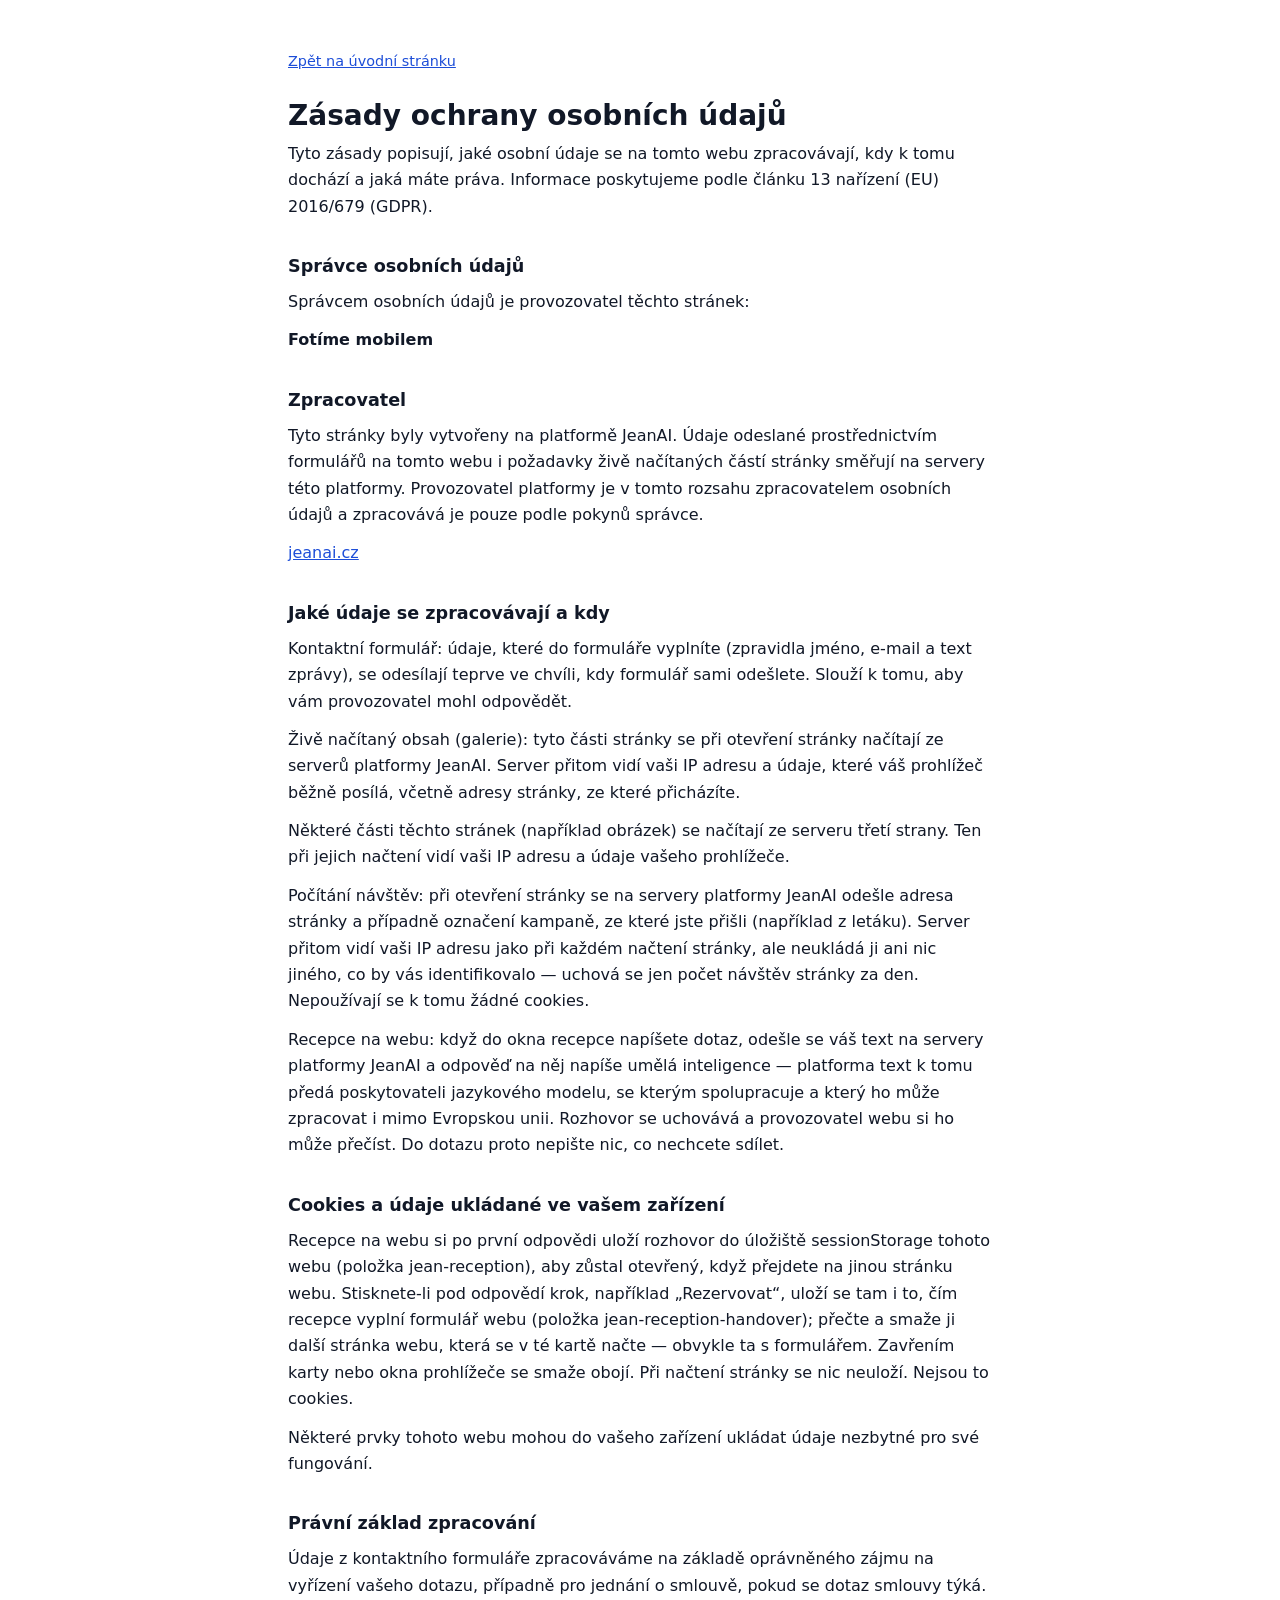
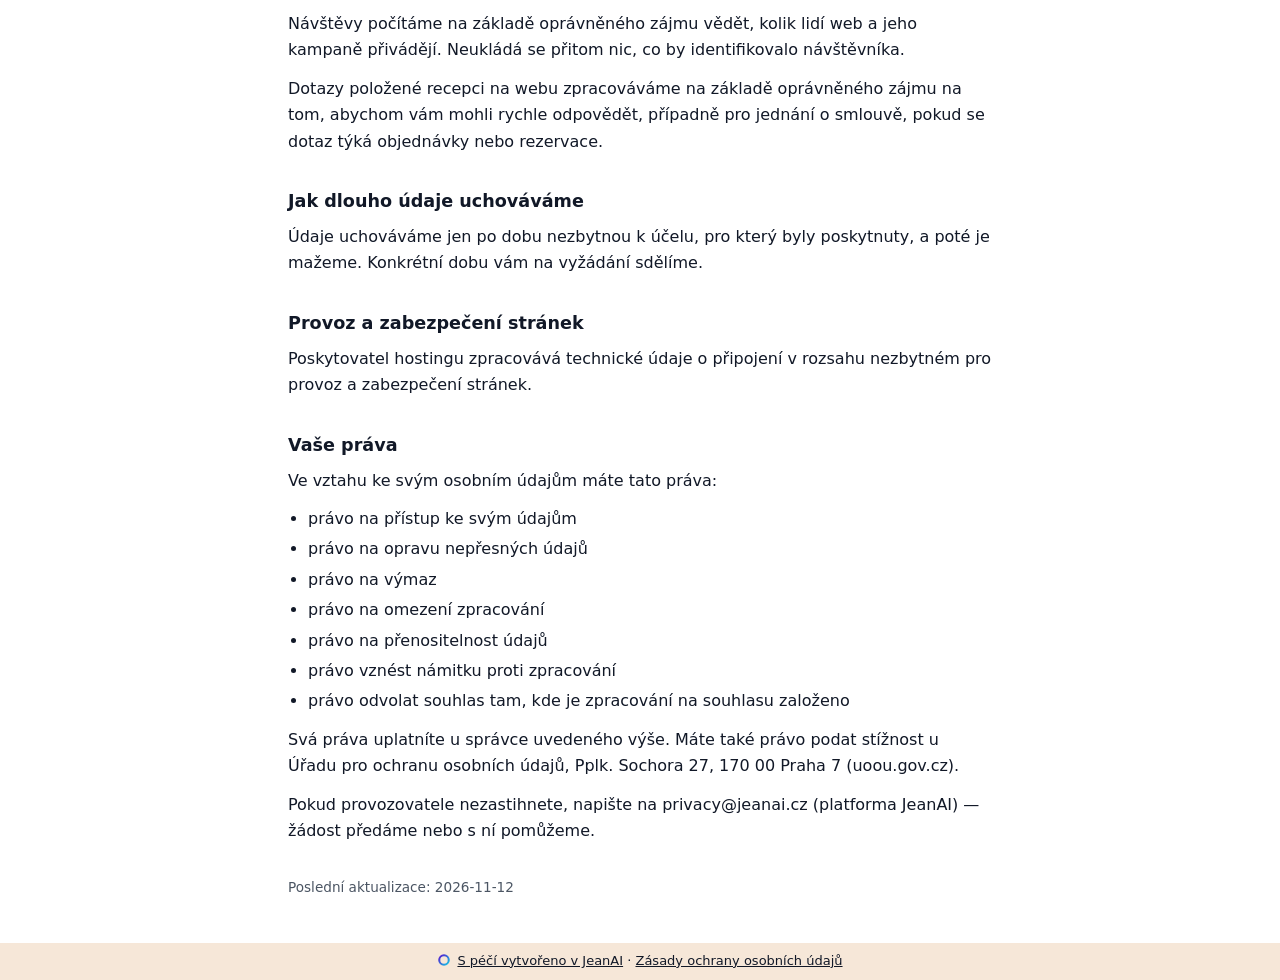
<file: soukromi.html>
<!doctype html><html lang="cs"><head><meta charset="utf-8"><meta name="viewport" content="width=device-width, initial-scale=1"><title>Zásady ochrany osobních údajů</title><style>:root{color-scheme:light}body{margin:0;background:#FFFFFF;color:#111827;font-family:ui-sans-serif,system-ui,-apple-system,'Segoe UI',sans-serif;font-size:16px;line-height:1.65}main{max-width:44rem;margin:0 auto;padding:48px 20px 32px}h1{font-size:1.75rem;line-height:1.25;margin:0 0 8px}h2{font-size:1.1rem;margin:32px 0 8px}p{margin:0 0 12px}ul{margin:0 0 12px;padding-left:1.25rem}li{margin:0 0 4px}a{color:#1D4ED8}.jean-back{display:inline-block;margin-bottom:24px;font-size:0.9rem}.jean-controller{font-weight:600}.jean-updated{margin-top:32px;font-size:0.85rem;color:#4B5563}</style></head><body><main><a class="jean-back" href="/">Zpět na úvodní stránku</a><h1>Zásady ochrany osobních údajů</h1><p>Tyto zásady popisují, jaké osobní údaje se na tomto webu zpracovávají, kdy k tomu dochází a jaká máte práva. Informace poskytujeme podle článku 13 nařízení (EU) 2016/679 (GDPR).</p><section><h2>Správce osobních údajů</h2><p>Správcem osobních údajů je provozovatel těchto stránek:</p><p class="jean-controller">Fotíme mobilem</p></section><section><h2>Zpracovatel</h2><p>Tyto stránky byly vytvořeny na platformě JeanAI. Údaje odeslané prostřednictvím formulářů na tomto webu i požadavky živě načítaných částí stránky směřují na servery této platformy. Provozovatel platformy je v tomto rozsahu zpracovatelem osobních údajů a zpracovává je pouze podle pokynů správce.</p><p><a href="https://jeanai.cz" rel="noopener">jeanai.cz</a></p></section><section><h2>Jaké údaje se zpracovávají a kdy</h2><p>Kontaktní formulář: údaje, které do formuláře vyplníte (zpravidla jméno, e-mail a text zprávy), se odesílají teprve ve chvíli, kdy formulář sami odešlete. Slouží k tomu, aby vám provozovatel mohl odpovědět.</p><p>Živě načítaný obsah (galerie): tyto části stránky se při otevření stránky načítají ze serverů platformy JeanAI. Server přitom vidí vaši IP adresu a údaje, které váš prohlížeč běžně posílá, včetně adresy stránky, ze které přicházíte.</p><p>Některé části těchto stránek (například obrázek) se načítají ze serveru třetí strany. Ten při jejich načtení vidí vaši IP adresu a údaje vašeho prohlížeče.</p><p>Počítání návštěv: při otevření stránky se na servery platformy JeanAI odešle adresa stránky a případně označení kampaně, ze které jste přišli (například z letáku). Server přitom vidí vaši IP adresu jako při každém načtení stránky, ale neukládá ji ani nic jiného, co by vás identifikovalo — uchová se jen počet návštěv stránky za den. Nepoužívají se k tomu žádné cookies.</p><p>Recepce na webu: když do okna recepce napíšete dotaz, odešle se váš text na servery platformy JeanAI a odpověď na něj napíše umělá inteligence — platforma text k tomu předá poskytovateli jazykového modelu, se kterým spolupracuje a který ho může zpracovat i mimo Evropskou unii. Rozhovor se uchovává a provozovatel webu si ho může přečíst. Do dotazu proto nepište nic, co nechcete sdílet.</p></section><section><h2>Cookies a údaje ukládané ve vašem zařízení</h2><p>Recepce na webu si po první odpovědi uloží rozhovor do úložiště sessionStorage tohoto webu (položka jean-reception), aby zůstal otevřený, když přejdete na jinou stránku webu. Stisknete-li pod odpovědí krok, například „Rezervovat“, uloží se tam i to, čím recepce vyplní formulář webu (položka jean-reception-handover); přečte a smaže ji další stránka webu, která se v té kartě načte — obvykle ta s formulářem. Zavřením karty nebo okna prohlížeče se smaže obojí. Při načtení stránky se nic neuloží. Nejsou to cookies.</p><p>Některé prvky tohoto webu mohou do vašeho zařízení ukládat údaje nezbytné pro své fungování.</p></section><section><h2>Právní základ zpracování</h2><p>Údaje z kontaktního formuláře zpracováváme na základě oprávněného zájmu na vyřízení vašeho dotazu, případně pro jednání o smlouvě, pokud se dotaz smlouvy týká.</p><p>Návštěvy počítáme na základě oprávněného zájmu vědět, kolik lidí web a jeho kampaně přivádějí. Neukládá se přitom nic, co by identifikovalo návštěvníka.</p><p>Dotazy položené recepci na webu zpracováváme na základě oprávněného zájmu na tom, abychom vám mohli rychle odpovědět, případně pro jednání o smlouvě, pokud se dotaz týká objednávky nebo rezervace.</p></section><section><h2>Jak dlouho údaje uchováváme</h2><p>Údaje uchováváme jen po dobu nezbytnou k účelu, pro který byly poskytnuty, a poté je mažeme. Konkrétní dobu vám na vyžádání sdělíme.</p></section><section><h2>Provoz a zabezpečení stránek</h2><p>Poskytovatel hostingu zpracovává technické údaje o připojení v rozsahu nezbytném pro provoz a zabezpečení stránek.</p></section><section><h2>Vaše práva</h2><p>Ve vztahu ke svým osobním údajům máte tato práva:</p><ul><li>právo na přístup ke svým údajům</li><li>právo na opravu nepřesných údajů</li><li>právo na výmaz</li><li>právo na omezení zpracování</li><li>právo na přenositelnost údajů</li><li>právo vznést námitku proti zpracování</li><li>právo odvolat souhlas tam, kde je zpracování na souhlasu založeno</li></ul><p>Svá práva uplatníte u správce uvedeného výše. Máte také právo podat stížnost u Úřadu pro ochranu osobních údajů, Pplk. Sochora 27, 170 00 Praha 7 (uoou.gov.cz).</p><p>Pokud provozovatele nezastihnete, napište na privacy@jeanai.cz (platforma JeanAI) — žádost předáme nebo s ní pomůžeme.</p></section><p class="jean-updated">Poslední aktualizace: 2026-11-12</p></main><div data-jean-identification="1" aria-label="Údaje o provozovateli" style="background:#F6E7D8!important;color:#111827!important;font-family:var(--font-body, ui-sans-serif), system-ui, -apple-system, sans-serif;font-size:13px!important;line-height:1.6!important;padding:8px 16px;text-align:center;word-break:break-word;display:block!important;visibility:visible!important;opacity:1!important;position:static!important;height:auto!important;max-height:none!important;overflow:visible!important;clip-path:none!important;transform:none!important;content-visibility:visible!important"><span style="display:block!important;visibility:visible!important;opacity:1!important;color:inherit!important;font-size:13px!important;line-height:1.6!important;position:static!important;height:auto!important;max-height:none!important;overflow:visible!important;clip-path:none!important;transform:none!important;text-indent:0!important;letter-spacing:normal!important;word-spacing:normal!important;content-visibility:visible!important"><a href="https://jeanai.cz" rel="noopener" style="display:inline!important;text-decoration:underline;visibility:visible!important;opacity:1!important;color:inherit!important;font-size:13px!important;line-height:1.6!important;position:static!important;height:auto!important;max-height:none!important;overflow:visible!important;clip-path:none!important;transform:none!important;text-indent:0!important;letter-spacing:normal!important;word-spacing:normal!important;content-visibility:visible!important"><svg aria-hidden="true" focusable="false" width="14" height="14" viewBox="0 0 128 128" style="display:inline-block!important;visibility:visible!important;opacity:1!important;width:14px!important;height:14px!important;vertical-align:-2px;margin-right:6px"><defs><linearGradient id="jean-mark-ring" x1="0" y1="0" x2="1" y2="1"><stop offset="0" stop-color="#5814cf"/><stop offset="1" stop-color="#12c9e6"/></linearGradient></defs><circle cx="64" cy="64" r="43.5" fill="none" stroke="url(#jean-mark-ring)" stroke-width="19"/></svg>S péčí vytvořeno v JeanAI</a> · <a href="/soukromi.html" style="display:inline!important;text-decoration:underline;visibility:visible!important;opacity:1!important;color:inherit!important;font-size:13px!important;line-height:1.6!important;position:static!important;height:auto!important;max-height:none!important;overflow:visible!important;clip-path:none!important;transform:none!important;text-indent:0!important;letter-spacing:normal!important;word-spacing:normal!important;content-visibility:visible!important">Zásady ochrany osobních údajů</a></span></div></body></html>
</file>
<file: styles.css>
@font-face{font-family:'Fraunces';font-style:normal;font-weight:100 900;font-display:swap;src:url("/fonts/fraunces-latin-ext-var.woff2") format("woff2");unicode-range:U+0100-02BA, U+02BD-02C5, U+02C7-02CC, U+02CE-02D7, U+02DD-02FF, U+0304, U+0308, U+0329, U+1D00-1DBF, U+1E00-1E9F, U+1EF2-1EFF, U+2020, U+20A0-20AB, U+20AD-20C0, U+2113, U+2C60-2C7F, U+A720-A7FF;}
@font-face{font-family:'Fraunces';font-style:normal;font-weight:100 900;font-display:swap;src:url("/fonts/fraunces-latin-var.woff2") format("woff2");unicode-range:U+0000-00FF, U+0131, U+0152-0153, U+02BB-02BC, U+02C6, U+02DA, U+02DC, U+0304, U+0308, U+0329, U+2000-206F, U+20AC, U+2122, U+2191, U+2193, U+2212, U+2215, U+FEFF, U+FFFD;}
@font-face{font-family:'Work Sans';font-style:normal;font-weight:100 900;font-display:swap;src:url("/fonts/worksans-latin-ext-var.woff2") format("woff2");unicode-range:U+0100-02BA, U+02BD-02C5, U+02C7-02CC, U+02CE-02D7, U+02DD-02FF, U+0304, U+0308, U+0329, U+1D00-1DBF, U+1E00-1E9F, U+1EF2-1EFF, U+2020, U+20A0-20AB, U+20AD-20C0, U+2113, U+2C60-2C7F, U+A720-A7FF;}
@font-face{font-family:'Work Sans';font-style:normal;font-weight:100 900;font-display:swap;src:url("/fonts/worksans-latin-var.woff2") format("woff2");unicode-range:U+0000-00FF, U+0131, U+0152-0153, U+02BB-02BC, U+02C6, U+02DA, U+02DC, U+0304, U+0308, U+0329, U+2000-206F, U+20AC, U+2122, U+2191, U+2193, U+2212, U+2215, U+FEFF, U+FFFD;}
@font-face{font-family:'Allison';font-style:normal;font-weight:400;font-display:swap;src:url("/fonts/allison-latin-ext-400.woff2") format("woff2");unicode-range:U+0100-02BA, U+02BD-02C5, U+02C7-02CC, U+02CE-02D7, U+02DD-02FF, U+0304, U+0308, U+0329, U+1D00-1DBF, U+1E00-1E9F, U+1EF2-1EFF, U+2020, U+20A0-20AB, U+20AD-20C4, U+2113, U+2C60-2C7F, U+A720-A7FF;}
@font-face{font-family:'Allison';font-style:normal;font-weight:400;font-display:swap;src:url("/fonts/allison-latin-400.woff2") format("woff2");unicode-range:U+0000-00FF, U+0131, U+0152-0153, U+02BB-02BC, U+02C6, U+02DA, U+02DC, U+0304, U+0308, U+0329, U+2000-206F, U+20AC, U+2122, U+2191, U+2193, U+2212, U+2215, U+FEFF, U+FFFD;}
:root {
  --color-primary: #9C4019;
  --color-on-primary: #FFFFFF;
  --color-accent: #4E7D5B;
  --color-surface: #F6E7D8;
  --color-text: #33261D;
  --color-bg: #FFF8F0;
  --color-muted: #685749;
  --color-bg-alt: color-mix(in srgb, #9C4019 6%, #FFF8F0);
  --color-surface-tint: color-mix(in srgb, #4E7D5B 10%, #F6E7D8);
  --color-surface-strong: color-mix(in srgb, #9C4019 14%, #F6E7D8);
  --color-card: color-mix(in srgb, #9C4019 7%, #F6E7D8);
  --color-card-strong: color-mix(in srgb, #4E7D5B 12%, #F6E7D8);
  --color-line: color-mix(in srgb, #33261D 10%, transparent);
  --color-line-strong: color-mix(in srgb, #9C4019 22%, transparent);
  --color-nav: color-mix(in srgb, #33261D 4%, white);
  --color-nav-border: color-mix(in srgb, #9C4019 12%, transparent);
  --color-image-placeholder: color-mix(in srgb, #4E7D5B 9%, #F6E7D8);
  --font-heading: 'Fraunces', system-ui, sans-serif;
  --font-body: 'Work Sans', system-ui, sans-serif;
}

body {
  font-family: var(--font-body);
  color: var(--color-text);
  background-color: var(--color-bg);
  margin: 0;
  padding: 0;
}

h1, h2, h3, h4, h5, h6 {
  font-family: var(--font-heading);
}

/* ─── Background systems ─── */
.jean-bg-mesh {
  background-image:
    radial-gradient(at 0% 0%, rgba(156,64,25,0.25) 0%, transparent 55%),
    radial-gradient(at 100% 0%, rgba(78,125,91,0.22) 0%, transparent 55%),
    radial-gradient(at 50% 100%, rgba(156,64,25,0.25) 0%, transparent 50%),
    radial-gradient(at 85% 70%, rgba(78,125,91,0.22) 0%, transparent 45%);
}

.jean-bg-grid {
  background-image: radial-gradient(circle, rgba(104,87,73,0.12) 1.5px, transparent 1.5px);
  background-size: 24px 24px;
}

.jean-bg-spotlight {
  background-image: radial-gradient(ellipse 90% 60% at 50% 0%, rgba(156,64,25,0.22) 0%, transparent 75%);
}

/* ─── Card surface styles ─── */
/* Hero/section-level glass (full blur, applied on hero/cta sections) */
.jean-glass {
  background: rgba(255,255,255,0.85);
  backdrop-filter: blur(12px);
  -webkit-backdrop-filter: blur(12px);
  border: 1px solid rgba(255,255,255,0.80);
  box-shadow: 0 8px 32px rgba(0,0,0,0.08);
}

/* Card-level glass (reduced blur for dense grids — lower composite cost) */
.jean-glass-card {
  background: rgba(255,255,255,0.82);
  backdrop-filter: blur(6px);
  -webkit-backdrop-filter: blur(6px);
  border: 1px solid rgba(255,255,255,0.75);
  box-shadow: 0 4px 16px rgba(0,0,0,0.06);
}

.jean-elevated {
  background: var(--color-card);
  border: 1px solid var(--color-line);
  box-shadow: 0 4px 6px -1px rgba(0,0,0,0.07), 0 10px 15px -3px rgba(0,0,0,0.10);
}

.jean-soft-shadow {
  background: var(--color-card-strong);
  border: 1px solid var(--color-line-strong);
  box-shadow: 0 2px 8px rgba(0,0,0,0.06), 0 4px 16px rgba(0,0,0,0.04);
}

.jean-card {
  background: var(--color-card);
  border: 1px solid var(--color-line);
}

.jean-card-strong {
  background: var(--color-card-strong);
  border: 1px solid var(--color-line-strong);
}

/* 8z46 core-4 — the two card looks that are a SHELL rather than content:
   outlined is a line and no fill, filled is a fill and no line. Neither carries
   a shadow, so the pair reads as a choice against the design's card surface. */
.jean-card-outlined {
  background: transparent;
  border: 1px solid var(--color-line-strong);
  box-shadow: none;
}

.jean-card-filled {
  background: var(--color-card-strong);
  border: 1px solid transparent;
  box-shadow: none;
}

/* 8z49 FP-1 — a section a person laid out by hand. Twelve tracks and rows of a
   named height; the two bands arrive as custom properties so this class can be
   replaced wholesale below the breakpoint, which an inline declaration could
   not be. */
.jean-grid-section {
  display: grid;
  grid-template-columns: repeat(12, minmax(0, 1fr));
  grid-auto-rows: minmax(var(--jean-grid-row, 1rem), auto);
  column-gap: var(--jean-grid-gap, 1.5rem);
  row-gap: 0.5rem;
  /* 8z49 FP-11 — a cell's z-index (its block's layer) is counted inside the
     section and nowhere else: a block sent forward cannot cover the header,
     one sent back cannot drop under the section's own ground. */
  isolation: isolate;
}

/* 8z49 FP-10a (D11) — a cell is where a block SITS, not what it fills. Three
   kinds, from the package's one table (blockCellFit):

     .jean-cell-media    a picture, a video, the mark: laid over the cell by
                         .jean-cell-fill, so it IS the cell somebody drew and
                         gives the row no height of its own
     .jean-cell-box      a card, a group: stretches (a grid item's default) and
                         grows the rows when its content is taller
     .jean-cell-content  a heading, a paragraph, a button: its own size, placed
                         by the justify-items / align-items the cell carries

   Only the fill wrapper and its picture are sized here, never '.jean-grid-cell
   > *': the canvas hangs its grip and its eight handles on the cell as direct
   children, and a rule on every child sized those too.

   The history this replaces — every child of a cell at height 100% — is why
   the owner saw a button stretched across twelve columns and a label in an
   empty box. What stays true from it:

   Review round 1 measured both halves wrong in the first cut. '> img' could
   never match: the shared block path wraps every block in a div, so the
   picture is '.jean-grid-cell div img'. And 'renderImagePrimitive' writes its
   height INLINE (a band, or max-height:360px), which no stylesheet rule can
   outrank without !important — so the Zmena 22 logo in a four-row cell
   painted at 360px with the rest of the cell empty, which is this row's own
   acceptance failing.

   The SIZE is overridden and the FIT is not: 'objectFit' and 'objectPosition'
   are keys the owner chose (8z46 QL-23a, deployed) and the cell has no
   business replacing them. */
.jean-grid-cell {
  min-width: 0;
  min-height: 0;
  display: grid;
  /* 8z49 FP-11 — EVERY cell is positioned, not only a picture's. A picture's
     cell has to be (its fill is laid over it), and a positioned box paints
     above every non-positioned one whatever the document order: measured in a
     browser, a photo covered the words written AFTER it — D3 ("the later
     block paints on top") broken for exactly the words-over-a-photo case.
     With every cell positioned, depth is document order and the layer, and
     nothing else. */
  position: relative;
}

.jean-cell-box > *,
.jean-cell-content > * {
  min-width: 0;
  max-width: 100%;
}

.jean-cell-media {
  position: relative;
}

/* 8z49 D19 — a function's frame (a form, a mount): what it holds stretches
   across the cell and reflows inside it, never past it. */
.jean-grid-frame {
  display: flex;
  flex-direction: column;
  min-width: 0;
  /* A mount's columns are set by VIEWPORT queries (four people across from
     1024 px); in a frame a person drew narrower they would stand four across
     in 390 px. The frame is the container its content answers to instead. */
  container-type: inline-size;
}

/* Only ever FEWER columns than the owner chose (review round 1): two across
   for a list set to three or more — never for a one- or two-column list, or a
   people LIST layout — and one across below 440 px for all. */
@container (max-width: 760px) {
  .jean-grid-frame .jean-widget:is([data-jean-columns="3"], [data-jean-columns="4"], [data-jean-columns="5"]):not([data-jean-people-layout="list"]) .jean-person-grid,
  .jean-grid-frame .jean-widget:is([data-jean-columns="3"], [data-jean-columns="4"], [data-jean-columns="5"]) .jean-gallery-grid,
  /* The podněty mount carries no column attribute (review round 2) — its
     default is three across — so it is lowered unless the owner chose one or two. */
  .jean-grid-frame .jean-widget:not([data-jean-columns="1"]):not([data-jean-columns="2"]) .jean-suggestion-grid {
    grid-template-columns: repeat(2, minmax(0, 1fr)) !important;
  }
}

@container (max-width: 440px) {
  /* The same specificity as the rule above and later, so below 440 px one
     across wins even for a list set to three or more. */
  .jean-grid-frame .jean-widget:is([data-jean-columns]):not([data-jean-columns="1"]) .jean-person-grid,
  .jean-grid-frame .jean-widget:is([data-jean-columns]):not([data-jean-columns="1"]) .jean-gallery-grid,
  .jean-grid-frame .jean-widget:not([data-jean-columns="1"]):not([data-jean-columns="0"]) .jean-suggestion-grid {
    grid-template-columns: minmax(0, 1fr) !important;
  }
}

.jean-grid-frame > * {
  min-width: 0;
  max-width: 100%;
}

/* 8z49 FP-12 — a tilted block's wrapper. A grid like the cell it stands in, so
   a card still stretches to its cell and a heading keeps its own width. */
.jean-cell-turn {
  display: grid;
  min-width: 0;
  min-height: 0;
}

.jean-cell-fill {
  position: absolute;
  inset: 0;
  display: flex;
  flex-direction: column;
}

.jean-cell-fill > :first-child {
  flex: 1 1 auto;
  min-height: 0;
}

.jean-cell-fill img,
.jean-cell-fill iframe,
.jean-cell-fill video {
  width: 100%;
  height: 100% !important;
  max-height: none !important;
}

/* D4, amended by D21 — the phone stacks in 'gridPhoneOrder' (the mark first,
   then bands read left lane first) and releases every height. ONE query,
   and it is the only place 'order' is ever applied: each cell carries the
   number as --jean-cell-order, which does nothing at all until here. Above
   the breakpoint a grid item's 'order' is NOT inert (it paints in
   order-modified document order), and applying it there re-stacked every
   overlapping pair — D3 broken by the one declaration meant to be dead. */
@media (max-width: 767px) {
  .jean-grid-section {
    display: flex;
    flex-direction: column;
    grid-auto-rows: auto;
    gap: var(--jean-grid-gap, 1.5rem);
  }

  .jean-grid-cell {
    display: block;
    width: 100%;
    order: var(--jean-cell-order, 0);
  }

  /* A picture has no drawn cell on a phone: it stands in the column at its
     own proportions, the way the flow shows it. */
  .jean-cell-fill {
    position: static;
    display: block;
  }

  .jean-cell-fill img,
  .jean-cell-fill iframe,
  .jean-cell-fill video {
    height: auto !important;
  }

  .jean-cell-fill iframe {
    aspect-ratio: 16 / 9;
  }

  /* 8z49 D22 — a picture shown whole keeps the height it was drawn at (its
     rows: one unit and a half-unit gap each), held to its side by its own
     'objectPosition'. */
  .jean-cell-contained .jean-cell-fill img {
    height: var(--jean-cell-drawn-height, auto) !important;
  }
}


/* 8z46 QL-2 — two more shells. flat is nothing at all: the icon, the title and
   the words on the section's ground, as the leaflet draws them. elevated is a
   line and a soft shadow, so the card floats above the ground. */
.jean-card-flat {
  background: transparent;
  border: 1px solid transparent;
  box-shadow: none;
}

.jean-card-elevated {
  background: var(--color-card);
  border: 1px solid var(--color-line);
  box-shadow: 0 10px 30px -12px rgba(15,23,42,0.28), 0 2px 6px rgba(15,23,42,0.06);
}

/* 8z50 ER-10 — story: the blog's card (.jean-blog-card) as a look for any card.
   Its surface and line; a feature card and the shared card primitive also take
   its shape (the picture edge to edge on top, the words padded below). */
.jean-card-story {
  background: var(--color-card, var(--color-surface));
  border: 1px solid var(--color-line);
  box-shadow: none;
  overflow: hidden;
}

/* ─── Card behaviors ─── */
.jean-float {
  transition: transform 0.25s ease, box-shadow 0.25s ease;
}

.jean-float:hover {
  transform: translateY(-6px);
  box-shadow: 0 20px 40px rgba(0,0,0,0.14);
}

/* Respect user motion preferences */
@media (prefers-reduced-motion: reduce) {
  .jean-float {
    transition: none;
  }
  .jean-float:hover {
    transform: none;
  }
}

/* ─── Structural design tokens ─── */
/* headingWeight: regular — the title and every section heading */
.jean-site-shell section :is(h1, h2) {
  font-weight: 400;
}

/* headerBehavior: sticky — in-page anchors clear the pinned header */
.jean-site-shell section[id],
.jean-site-shell [id]:not(section):not(body) {
  scroll-margin-top: 5.5rem;
}

/* theme.borderRadius — the pictures' corner (8z56 W-6) */
.jean-site-shell {
  --jean-radius: .5rem;
}

/* jean-bg-fixed — the background holds still, the page scrolls over it. */
@media (min-width: 1024px) and (hover: hover) {
  .jean-site-shell .jean-bg-fixed,
  .jean-site-shell [data-jean-bg-fixed] { background-attachment: fixed; }
}
.jean-site-shell section h1,
.jean-site-shell section h2 { text-wrap: balance; }
/* Inside a photo band's scrim card every block must read white. The blocks
   arrive with their own INLINE color (var(--color-muted) — dark grey), and
   inline beats any selector, so this is the one place !important is the
   honest tool rather than a smell: the band owns legibility on top of a
   photograph, whatever color the block brought with it. */
.jean-site-shell .jean-photo-band :is(p, li, div, span, blockquote) { color: rgba(255,255,255,0.9) !important; }
.jean-site-shell .jean-photo-band a { color: #FFFFFF !important; }
/* The same mechanism for a band painted with --color-primary: the blocks
   arrive carrying an inline var(--color-text), which is the site's INK — dark
   ink on a dark primary, light ink on a light one, wrong either way. The band
   owns legibility on its own fill, so the pair the theme derived wins. */
.jean-site-shell .jean-on-primary :is(p, li, div, span, blockquote, td, th, summary, h1, h2, h3, h4, h5, h6, strong, em) { color: var(--color-on-primary, #fff) !important; }
/* A LINK on that band is its own case: it arrives with the site's accent, and
   the accent on the primary is the one pair the theme cannot make legible
   (8z46 EL-2b review round 2 measured it as primary-on-primary — invisible).
   Underlined label ink, which is what a link on a coloured band is everywhere
   else on the web. */
.jean-site-shell .jean-on-primary a { color: var(--color-on-primary, #fff) !important; text-decoration: underline; }
/* 8z46 EL-7 — a block's own width inside a group's grid on the SHARED block
   path, which emits inline styles and cannot carry a media query. A phone is
   one track (the group's grid is auto-fit), so a span there would grow an
   implicit column and scroll the row sideways; above 768px it spans. */
.jean-site-shell .jean-span { grid-column: auto; }
@media (min-width: 768px) {
  .jean-site-shell .jean-span { grid-column: span var(--jean-span, 1); }
}
html {
  scroll-behavior: smooth;
}

body {
  overflow-x: hidden;
}

.jean-scroll-stage {
  position: relative;
  --jean-scroll-progress: 0;
}

/* Scroll-reveal + parallax are opt-in: only active when the site shell carries
   data-jean-motion="on" (set from the design's decorationDensity = expressive).
   With motion off, .jean-motion-layer is inert and content is simply visible —
   a clean, static baseline instead of every section fading/parallaxing in. */
.jean-motion-layer {
  --jean-parallax-offset: 0px;
}

[data-jean-motion='on'] .jean-motion-layer {
  opacity: 0;
  transform: translate3d(0, calc(28px + var(--jean-parallax-offset)), 0) scale(0.985);
  transition: opacity 0.7s cubic-bezier(0.22, 1, 0.36, 1), transform 0.95s cubic-bezier(0.22, 1, 0.36, 1);
  will-change: transform, opacity;
}

[data-jean-motion='on'] .jean-motion-layer.is-visible {
  opacity: 1;
  transform: translate3d(0, var(--jean-parallax-offset), 0) scale(1);
}

.jean-parallax-up {
  --jean-parallax-offset: 0px;
}

.jean-parallax-down {
  --jean-parallax-offset: 0px;
}

.jean-parallax-subtle {
  --jean-parallax-offset: calc(var(--jean-scroll-progress, 0) * -6px);
}

.jean-panel-layout {
  display: flex;
  flex-direction: column;
  gap: 2rem;
}

.jean-section-shell {
  position: relative;
}

.jean-rhythm-wide {
  width: min(96rem, calc(100vw - 1.5rem));
}

.jean-rhythm-tight {
  width: min(72rem, calc(100vw - 1.5rem));
}

.jean-gallery-columns,
.jean-stagger-grid {
  display: grid;
  gap: 1rem;
}

.jean-stagger-card {
  transition-delay: var(--jean-stagger-delay, 0s);
}

.jean-pullquote-card {
  position: relative;
}

.jean-pullquote-card::before {
  content: '"';
  position: absolute;
  top: 0.35rem;
  left: 1rem;
  font-family: var(--font-heading);
  font-size: clamp(4rem, 7vw, 6rem);
  line-height: 0.8;
  color: color-mix(in srgb, var(--color-primary) 20%, transparent);
  pointer-events: none;
}

.jean-grid-pattern-row {
  width: 100%;
}

.jean-hero-shell {
  position: relative;
}

@media (min-width: 1024px) {
  .jean-panel-layout {
    display: grid;
    grid-template-columns: minmax(0, 0.78fr) minmax(0, 1.22fr);
    gap: 3rem;
    align-items: start;
  }

  /* The 2-column masonry gallery (with an oversized featured first image) is
     opt-in for expressive designs, and it is opted in per SECTION by the
     jean-gallery-panel class the renderer adds only when it chose the panel.
     8z43 WE-4: this used to match every .jean-gallery-columns on a motion-on
     site, where its (0,2,0) specificity beat the Tailwind lg:grid-cols-N the
     owner's column knob had set. The default gallery keeps its own Tailwind
     column classes. */
  [data-jean-motion='on'] .jean-gallery-panel {
    grid-template-columns: repeat(2, minmax(0, 1fr));
    align-items: start;
  }

  [data-jean-motion='on'] .jean-gallery-panel .jean-gallery-card--featured {
    grid-row: span 2;
  }

  .jean-grid-pattern-row[data-row-centered='true'] {
    max-width: calc(100% * var(--jean-row-share, 1));
    margin-left: auto;
    margin-right: auto;
  }

  /* Sticky panels are opt-in; the default is normal document flow (no full-height
     sticky hero stage that overrides the whole layout). */
  [data-jean-motion='on'] .jean-panel-sticky {
    position: sticky;
    top: clamp(5rem, 10vh, 7.5rem);
  }
}

@media (prefers-reduced-motion: reduce) {
  html {
    scroll-behavior: auto;
  }

  /* Scoped to match the gated hidden rule's specificity so reduced-motion always
     reveals content even when motion is on. */
  [data-jean-motion='on'] .jean-motion-layer {
    opacity: 1;
    transform: none;
    transition: none;
  }

  .jean-parallax-up,
  .jean-parallax-down,
  .jean-parallax-subtle {
    --jean-parallax-offset: 0px;
  }

  .jean-pullquote-card::before {
    display: none;
  }

  .jean-float {
    transition: none;
  }

  .jean-float:hover {
    transform: none;
  }
}


/* V3.4b — the runtime's status slot: muted by default, React's red on error. */
.jean-site-shell [data-jean-slot='status'] { color: var(--color-muted); }
.jean-site-shell [data-jean-slot='status'][data-jean-status='error'] { color: #EF4444; }

/* V3.4b part 2 — the shared widget skeletons, painted from theme tokens. */
.jean-widget-empty { text-align: center; font-size: 0.875rem; color: var(--color-muted); margin: 0; }
.jean-widget .jean-gallery-grid { display: grid; grid-template-columns: repeat(auto-fill, minmax(240px, 1fr)); gap: 1rem; }
.jean-widget .jean-gallery-item { position: relative; margin: 0; border-radius: var(--jean-radius, 1rem); overflow: hidden; background: var(--color-image-placeholder, var(--color-surface)); }
.jean-widget .jean-gallery-image { width: 100%; height: 100%; aspect-ratio: 4 / 3; object-fit: cover; display: block; }
/* 8z43 WE-4 (2) — the owner's gallery knobs, read off the mount (galleryMountAttrs in websiteSpecRenderer). The tiers mirror the static grid's Tailwind classes. */
.jean-widget[data-jean-columns] .jean-gallery-grid { grid-template-columns: repeat(1, minmax(0, 1fr)); }
.jean-widget[data-jean-columns="4"] .jean-gallery-grid { grid-template-columns: repeat(2, minmax(0, 1fr)); }
@media (min-width: 640px) { .jean-widget[data-jean-columns="2"] .jean-gallery-grid { grid-template-columns: repeat(2, minmax(0, 1fr)); } }
@media (min-width: 768px) { .jean-widget[data-jean-columns="3"] .jean-gallery-grid { grid-template-columns: repeat(2, minmax(0, 1fr)); } .jean-widget[data-jean-columns="4"] .jean-gallery-grid { grid-template-columns: repeat(3, minmax(0, 1fr)); } }
@media (min-width: 1024px) { .jean-widget[data-jean-columns="3"] .jean-gallery-grid { grid-template-columns: repeat(3, minmax(0, 1fr)); } .jean-widget[data-jean-columns="4"] .jean-gallery-grid { grid-template-columns: repeat(4, minmax(0, 1fr)); } }
.jean-widget[data-jean-size="s"] .jean-gallery-grid { max-width: 48rem; margin-left: auto; margin-right: auto; }
.jean-widget[data-jean-size="m"] .jean-gallery-grid { max-width: 64rem; margin-left: auto; margin-right: auto; }
.jean-widget[data-jean-aspect="square"] .jean-gallery-image { aspect-ratio: 1 / 1; }
.jean-widget[data-jean-aspect="portrait"] .jean-gallery-image { aspect-ratio: 3 / 4; }
.jean-widget[data-jean-aspect="landscape"] .jean-gallery-image { aspect-ratio: 16 / 9; }
.jean-widget[data-jean-aspect="auto"] .jean-gallery-image { aspect-ratio: auto; height: auto; }
.jean-widget .jean-gallery-caption { position: absolute; left: 0; right: 0; bottom: 0; padding: 0.75rem; font-size: 0.875rem; color: #fff; background: linear-gradient(to top, rgba(0,0,0,0.72), rgba(0,0,0,0)); }
/* 8z44 BS-2 — the people of an organisation. Round photo, initials when there
   is none; the grid takes the section's own column count off the mount, the way
   the gallery's does. The list layout is one per row, photo beside text. */
.jean-widget .jean-person-grid { display: grid; grid-template-columns: repeat(1, minmax(0, 1fr)); gap: 1.5rem; }
@media (min-width: 640px) { .jean-widget .jean-person-grid { grid-template-columns: repeat(2, minmax(0, 1fr)); } }
@media (min-width: 1024px) {
  .jean-widget[data-jean-columns="2"] .jean-person-grid { grid-template-columns: repeat(2, minmax(0, 1fr)); }
  .jean-widget[data-jean-columns="3"] .jean-person-grid { grid-template-columns: repeat(3, minmax(0, 1fr)); }
  .jean-widget[data-jean-columns="4"] .jean-person-grid { grid-template-columns: repeat(4, minmax(0, 1fr)); }
  .jean-widget[data-jean-columns="5"] .jean-person-grid { grid-template-columns: repeat(5, minmax(0, 1fr)); }
}
.jean-widget[data-jean-people-layout="list"] .jean-person-grid { grid-template-columns: repeat(1, minmax(0, 1fr)); }
.jean-widget[data-jean-people-layout="list"] .jean-person-card { flex-direction: row; text-align: left; align-items: flex-start; }
.jean-widget .jean-person-card { display: flex; flex-direction: column; align-items: center; text-align: center; gap: 0.75rem; padding: 1.5rem; border-radius: 1rem; background: var(--color-surface); border: 1px solid var(--color-line); }
.jean-widget .jean-person-avatar { width: 7rem; height: 7rem; flex: 0 0 auto; border-radius: 9999px; overflow: hidden; display: flex; align-items: center; justify-content: center; background: var(--color-image-placeholder, var(--color-surface)); }
.jean-widget .jean-person-photo { width: 100%; height: 100%; object-fit: cover; display: block; }
.jean-widget .jean-person-initials { font-size: 1.5rem; font-weight: 600; color: var(--color-primary); }
.jean-widget .jean-person-name { font-family: var(--font-heading); font-size: 1.125rem; font-weight: 600; color: var(--color-text); margin: 0; }
.jean-widget .jean-person-role { font-size: 0.875rem; font-weight: 500; color: var(--color-primary); margin: 0; }
.jean-widget .jean-person-text { font-size: 0.875rem; line-height: 1.6; color: var(--color-muted); margin: 0; }
.jean-widget .jean-person-date { font-size: 0.8rem; color: var(--color-muted); margin: 0; }
/* 8z46 core-3 — a people section written as groups keeps them once managed: each
   run of people under its group's sub-heading, sized like the static walk's group
   heading (text-2xl, lg:text-3xl, semibold, the heading font, mb-3), so the section
   does not change shape the day it becomes managed. */
.jean-widget .jean-person-group + .jean-person-group { margin-top: 2.5rem; }
.jean-widget .jean-person-group-heading { font-family: var(--font-heading); font-size: 1.5rem; line-height: 2rem; font-weight: 600; color: var(--color-text); margin: 0 0 0.75rem; }
@media (min-width: 1024px) { .jean-widget .jean-person-group-heading { font-size: 1.875rem; line-height: 2.25rem; } }
/* PN-3 / 8z44 — the approved podnety. The markup shipped from the first day
   (freeStyleWidgets.suggestions) and this stylesheet had no rule for a single
   one of its classes, so a spec site rendered a stranger's photograph, title,
   words, name and date as one unstyled column of text. Measured on the live
   campaign site, on the feature the site exists for.

   Three across on a desktop like the people grid beside it, and the same card
   face (surface, line, radius) so the two read as one site. The photo is a
   fixed 4/3 crop: podnet photographs arrive from phones in every proportion,
   and a grid of ragged heights is what made the first draft look broken. */
.jean-widget .jean-suggestion-grid { display: grid; grid-template-columns: repeat(1, minmax(0, 1fr)); gap: 1.5rem; }
@media (min-width: 640px) { .jean-widget .jean-suggestion-grid { grid-template-columns: repeat(2, minmax(0, 1fr)); } }
@media (min-width: 1024px) { .jean-widget .jean-suggestion-grid { grid-template-columns: repeat(3, minmax(0, 1fr)); } }
.jean-widget[data-jean-columns="1"] .jean-suggestion-grid { grid-template-columns: repeat(1, minmax(0, 1fr)); }
@media (min-width: 1024px) {
  .jean-widget[data-jean-columns="2"] .jean-suggestion-grid { grid-template-columns: repeat(2, minmax(0, 1fr)); }
  .jean-widget[data-jean-columns="4"] .jean-suggestion-grid { grid-template-columns: repeat(4, minmax(0, 1fr)); }
}
.jean-widget .jean-suggestion-card { display: flex; flex-direction: column; overflow: hidden; border-radius: 1rem; background: var(--color-surface); border: 1px solid var(--color-line); }
.jean-widget .jean-suggestion-photo { display: block; width: 100%; aspect-ratio: 4 / 3; object-fit: cover; background: var(--color-image-placeholder, var(--color-surface)); cursor: zoom-in; }
.jean-widget .jean-suggestion-body { display: flex; flex-direction: column; gap: 0.5rem; padding: 1.25rem; }
.jean-widget .jean-suggestion-title { font-family: var(--font-heading); font-size: 1.05rem; font-weight: 600; color: var(--color-text); margin: 0; }
/* The visitor's own words, wrapped rather than clamped: a podnet is short by
   construction and the card that hides half of it is the card nobody trusts. */
.jean-widget .jean-suggestion-text { font-size: 0.9rem; line-height: 1.6; color: var(--color-text); margin: 0; white-space: pre-wrap; overflow-wrap: anywhere; }
.jean-widget .jean-suggestion-meta { display: flex; flex-wrap: wrap; align-items: baseline; gap: 0.5rem; margin: 0.25rem 0 0; font-size: 0.8rem; color: var(--color-muted); }
/* The author and the date were running together into one word on the live
   site ("Vas Zan Baklazan9. zari 2026") because nothing separated them. */
.jean-widget .jean-suggestion-author { font-weight: 600; color: var(--color-text); }
.jean-widget .jean-suggestion-author::after { content: "·"; margin-left: 0.5rem; font-weight: 400; color: var(--color-muted); }
/* 8z40 PN-8 — Souhlasim. A quiet pill under the card's meta line that fills
   with the brand colour once this visitor pressed it; the count rides inside
   it, so "Souhlasim · 12" is one thing to read and one thing to press. The
   same button stands in the form's similar-podnet prompt, which is outside the
   widget mount — hence the second selector on each rule. */
/* 8z40 PN-9 — the site's answer, under the visitor's words and set apart
   from them: a line in the brand colour down its left edge says "this is the
   site speaking", which a second card inside the card would overstate. */
.jean-widget .jean-suggestion-reply { margin-top: 0.5rem; padding: 0.6rem 0 0.1rem 0.85rem; border-left: 3px solid var(--color-primary); }
.jean-widget .jean-suggestion-reply-meta { display: flex; flex-wrap: wrap; align-items: baseline; gap: 0.5rem; margin: 0 0 0.25rem; font-size: 0.8rem; color: var(--color-muted); }
.jean-widget .jean-suggestion-reply-by { font-weight: 600; color: var(--color-text); }
.jean-widget .jean-suggestion-reply-by + .jean-suggestion-reply-date::before { content: "·"; margin-right: 0.5rem; }
.jean-widget .jean-suggestion-reply-text { font-size: 0.9rem; line-height: 1.6; color: var(--color-text); margin: 0; white-space: pre-wrap; overflow-wrap: anywhere; }
.jean-widget .jean-suggestion-actions { margin-top: 0.5rem; }
.jean-widget .jean-suggestion-agree, .jean-suggestion-similar .jean-suggestion-agree { display: inline-flex; align-items: baseline; padding: 0.35rem 0.85rem; border-radius: 999px; border: 1px solid var(--color-line); background: transparent; color: var(--color-text); font: inherit; font-size: 0.85rem; font-weight: 600; cursor: pointer; transition: background-color 0.15s ease, color 0.15s ease, border-color 0.15s ease; }
.jean-widget .jean-suggestion-agree:hover, .jean-suggestion-similar .jean-suggestion-agree:hover { border-color: var(--color-primary); }
.jean-widget .jean-suggestion-agree[aria-pressed="true"], .jean-suggestion-similar .jean-suggestion-agree[aria-pressed="true"] { background: var(--color-primary); border-color: var(--color-primary); color: var(--color-on-primary, #fff); }
.jean-widget .jean-suggestion-agree[data-jean-busy="1"], .jean-suggestion-similar .jean-suggestion-agree[data-jean-busy="1"] { opacity: 0.6; cursor: progress; }
.jean-suggestion-agree-count { font-weight: 400; white-space: pre; }
.jean-suggestion-agree-status { color: var(--color-muted); }
/* 8z40 PN-10 — visitors' replies, approved: quieter than the site's answer
   (no brand line), each a name, a date and the words. "Odpovedet" sits beside
   "Souhlasim" as a text button, and its form opens under the card. */
.jean-widget .jean-suggestion-visitor-replies { margin-top: 0.5rem; display: grid; gap: 0.5rem; }
.jean-widget .jean-suggestion-visitor-reply { padding: 0.5rem 0.75rem; border-radius: 0.5rem; background: var(--color-surface); }
.jean-widget .jean-suggestion-visitor-reply-meta { display: flex; flex-wrap: wrap; align-items: baseline; gap: 0.5rem; margin: 0 0 0.2rem; font-size: 0.78rem; color: var(--color-muted); }
.jean-widget .jean-suggestion-visitor-reply-by { font-weight: 600; color: var(--color-text); }
.jean-widget .jean-suggestion-visitor-reply-by + .jean-suggestion-visitor-reply-date::before { content: "·"; margin-right: 0.5rem; }
.jean-widget .jean-suggestion-visitor-reply-text { font-size: 0.88rem; line-height: 1.55; color: var(--color-text); margin: 0; white-space: pre-wrap; overflow-wrap: anywhere; }
.jean-widget .jean-suggestion-visitor-replies-more > summary { cursor: pointer; font-size: 0.82rem; font-weight: 600; color: var(--color-primary); }
.jean-widget .jean-suggestion-visitor-replies-more[open] > summary { margin-bottom: 0.5rem; }
.jean-widget .jean-suggestion-actions { display: flex; flex-wrap: wrap; align-items: center; gap: 0.5rem; }
.jean-widget .jean-suggestion-actions > :not(button) { flex-basis: 100%; }
.jean-widget .jean-suggestion-respond { padding: 0.35rem 0.5rem; border: none; background: transparent; color: var(--color-primary); font: inherit; font-size: 0.85rem; font-weight: 600; cursor: pointer; }
.jean-widget .jean-suggestion-respond[aria-expanded="true"] { text-decoration: underline; }
.jean-widget .jean-suggestion-respond-form-input { padding: 0.5rem 0.65rem; border-radius: 0.5rem; border: 1px solid var(--color-line); background: var(--color-bg, transparent); color: var(--color-text); }
.jean-widget .jean-suggestion-respond-form-note, .jean-widget .jean-suggestion-respond-form-status { color: var(--color-muted); }
.jean-widget .jean-suggestion-respond-form-submit { padding: 0.45rem 1rem; border-radius: 999px; border: none; background: var(--color-primary); color: var(--color-on-primary, #fff); font: inherit; font-size: 0.85rem; font-weight: 600; cursor: pointer; }
.jean-widget .jean-suggestion-respond-form[data-jean-busy="1"] .jean-suggestion-respond-form-submit { opacity: 0.6; cursor: progress; }
.jean-widget .jean-suggestion-note { margin: 1rem 0 0; font-size: 0.78rem; color: var(--color-muted); }
/* The form's prompt: published podnety that look like the title being typed. */
.jean-suggestion-similar { margin-top: 0.5rem; padding: 0.75rem 0.9rem; border-radius: 0.75rem; border: 1px solid var(--color-line); background: var(--color-surface); }
.jean-suggestion-similar[hidden] { display: none; }
.jean-suggestion-similar-lead { margin: 0 0 0.5rem; font-size: 0.85rem; font-weight: 600; color: var(--color-text); }
.jean-suggestion-similar-item { display: flex; flex-wrap: wrap; align-items: center; justify-content: space-between; gap: 0.5rem; padding: 0.3rem 0; }
.jean-suggestion-similar-title { font-size: 0.85rem; color: var(--color-text); }
/* The three photo cuts, read off the MOUNT (peopleMountAttrs) — so the managed
   widget and the static card agree, and an owner who adds a sixteenth candidate
   in Funkce webu does not watch the section change shape.

   No markup change: round is the default the section was born with and emits
   nothing here, and the other two are reachable from the same avatar div. */
.jean-widget[data-jean-photo-style="square"] .jean-person-avatar { border-radius: 1rem; }
/* cover is the one that changes the CARD. The picture goes full-bleed across
   the top, so the padding moves off the article and onto the text — otherwise
   the photograph sits in a 1.5rem frame, which is the thing this style exists
   to avoid. */
.jean-widget[data-jean-photo-style="cover"] .jean-person-card { padding: 0 0 1.5rem; gap: 0; overflow: hidden; }
.jean-widget[data-jean-photo-style="cover"] .jean-person-avatar { width: 100%; height: auto; aspect-ratio: 4 / 3; border-radius: 0; flex: 0 0 auto; }
.jean-widget[data-jean-photo-style="cover"] .jean-person-body { display: flex; flex-direction: column; gap: 0.5rem; width: 100%; padding: 1.25rem 1.5rem 0; }
/* A list row keeps its avatar whatever the style says: a cover photograph
   beside text is not a composition this section has. */
.jean-widget[data-jean-people-layout="list"][data-jean-photo-style="cover"] .jean-person-card { padding: 1.5rem; gap: 0.75rem; }
.jean-widget[data-jean-people-layout="list"][data-jean-photo-style="cover"] .jean-person-avatar { width: 7rem; height: 7rem; aspect-ratio: auto; border-radius: 9999px; }
.jean-widget[data-jean-people-layout="list"][data-jean-photo-style="cover"] .jean-person-body { padding: 0; }
.jean-widget .jean-menu-group { margin-bottom: 1.75rem; }
.jean-widget .jean-menu-group:last-child { margin-bottom: 0; }
.jean-widget .jean-menu-category { font-family: var(--font-heading); font-size: 1.15rem; font-weight: 700; color: var(--color-text); margin: 0 0 0.75rem; }
.jean-widget .jean-menu-list { list-style: none; margin: 0; padding: 0; display: flex; flex-direction: column; gap: 0.75rem; }
.jean-widget .jean-menu-row { display: flex; justify-content: space-between; align-items: baseline; gap: 1rem; }
.jean-widget .jean-menu-name { font-weight: 600; color: var(--color-text); }
.jean-widget .jean-menu-price { white-space: nowrap; font-weight: 600; color: var(--color-primary); }
.jean-widget .jean-menu-description { margin: 0.15rem 0 0; font-size: 0.875rem; color: var(--color-muted); }
/* 8z56 W-5 — a programme, the next event first */
.jean-widget .jean-events-list { list-style: none; margin: 0; padding: 0; display: grid; gap: 1rem; }
.jean-widget .jean-events-item { display: flex; gap: 1rem; align-items: flex-start; padding: 1rem 1.25rem; border-radius: var(--jean-radius, 1rem); background: var(--color-card); border: 1px solid var(--color-line); }
.jean-widget .jean-events-image { width: 7rem; height: 5rem; flex-shrink: 0; object-fit: cover; border-radius: var(--jean-radius, .75rem); display: block; }
.jean-widget .jean-events-body { display: grid; gap: .25rem; min-width: 0; }
.jean-widget .jean-events-when { margin: 0; display: flex; flex-wrap: wrap; gap: .6rem; font-size: .8rem; font-weight: 600; letter-spacing: .02em; text-transform: uppercase; color: var(--color-primary); }
.jean-widget .jean-events-title { margin: 0; font-size: 1.1rem; font-weight: 700; color: var(--color-text); }
.jean-widget .jean-events-line { margin: 0; color: var(--color-muted); }
/* 8z66 E-2 — where and by whom */
.jean-widget .jean-events-place { margin: 0; font-weight: 600; color: var(--color-text); }
.jean-widget .jean-events-speaker { margin: 0; color: var(--color-muted); }
.jean-widget .jean-hours-list { list-style: none; margin: 0; padding: 0; }
.jean-widget .jean-hours-row { display: flex; justify-content: space-between; align-items: baseline; gap: 1rem; padding: 0.6rem 0; border-bottom: 1px solid var(--color-line); }
.jean-widget .jean-hours-row:last-child { border-bottom: none; }
.jean-widget .jean-hours-day { font-weight: 600; color: var(--color-text); }
.jean-widget .jean-hours-time { color: var(--color-text); }
.jean-widget .jean-hours-closed { color: var(--color-muted); }
.jean-widget .jean-hours-note { font-size: 0.85rem; color: var(--color-muted); }
.jean-widget .jean-downloads-list { list-style: none; margin: 0; padding: 0; display: flex; flex-direction: column; gap: 0.75rem; }
.jean-widget .jean-downloads-item { display: flex; align-items: baseline; justify-content: space-between; gap: 1rem; flex-wrap: wrap; }
.jean-widget .jean-downloads-link { display: inline-block; padding: 0.55rem 1.1rem; border-radius: 0.6rem; background: var(--color-primary); color: var(--color-on-primary, #fff); font-weight: 600; text-decoration: none; }
.jean-widget .jean-downloads-link:hover { filter: brightness(0.94); }
.jean-widget .jean-downloads-meta { font-size: 0.85rem; color: var(--color-muted); }
/* D-v12 — a placed document's pages, all CSS: the markup is baked and must be
   right before (and without) JavaScript. T102 ML-2 — every layout stands in
   one centred box no wider than the readable column, a size step narrower;
   the strip is the gallery carousel's sheet, each page its own shape. */
.jean-widget .jean-docpages-sheet { display: flex; flex-direction: column; gap: 1.25rem; max-width: 48rem; margin-left: auto; margin-right: auto; }
.jean-widget[data-jean-size="m"] .jean-docpages-sheet { max-width: 36rem; }
.jean-widget[data-jean-size="s"] .jean-docpages-sheet { max-width: 24rem; }
.jean-widget .jean-docpage { margin: 0; border-radius: 0.9rem; overflow: hidden; background: var(--color-image-placeholder, var(--color-surface)); box-shadow: 0 8px 28px rgba(0,0,0,0.10); }
.jean-widget .jean-docpage-link { display: block; }
.jean-widget .jean-docpage-image { display: block; width: 100%; height: auto; }
.jean-widget .jean-docpages--row .jean-docpages-sheet, .jean-widget .jean-docpages--grid .jean-docpages-sheet { display: grid; gap: 1rem; align-items: start; }
.jean-widget .jean-docpages--row .jean-docpages-sheet { grid-template-columns: repeat(auto-fit, minmax(min(10rem, 100%), 1fr)); }
.jean-widget .jean-docpages--grid .jean-docpages-sheet { grid-template-columns: repeat(auto-fit, minmax(calc(50% - 0.5rem), 1fr)); }
@media (min-width: 1024px) { .jean-widget .jean-docpages--grid.jean-docpages--many .jean-docpages-sheet { grid-template-columns: repeat(3, minmax(0, 1fr)); } }
.jean-widget .jean-docpages--carousel .jean-docpages-sheet { display: block; }
.jean-widget .jean-docpage-text { margin-top: 2.5rem; padding-top: 1.75rem; border-top: 1px solid var(--color-line); }
.jean-widget .jean-docpage-text-heading { font-family: var(--font-heading); font-size: 1rem; font-weight: 700; color: var(--color-muted); text-transform: uppercase; letter-spacing: 0.06em; margin: 0 0 1.25rem; }
/* The announcement strip keeps the React strip's fixed high-contrast tints —
   attention chrome, deliberately not theme tokens. */
.jean-widget .jean-announcement { display: flex; align-items: center; gap: 1rem; padding: 0.65rem 1.5rem; font-size: 0.875rem; font-weight: 500; border-bottom: 1px solid; }
.jean-widget .jean-announcement.is-info { background: #eff6ff; color: #1e40af; border-color: #bfdbfe; }
.jean-widget .jean-announcement.is-warning { background: #fffbeb; color: #92400e; border-color: #fde68a; }
.jean-widget .jean-announcement.is-success { background: #ecfdf5; color: #065f46; border-color: #a7f3d0; }
.jean-widget .jean-announcement-text { margin: 0; flex: 1; line-height: 1.45; }
.jean-widget .jean-announcement-link { color: inherit; font-weight: 600; text-decoration: underline; white-space: nowrap; }
.jean-widget .jean-occupancy { display: grid; gap: 1.5rem; }
@media (min-width: 640px) { .jean-widget .jean-occupancy { grid-template-columns: 1fr 1fr; } }
.jean-widget .jean-occupancy-month { background: var(--color-card, var(--color-surface)); border: 1px solid var(--color-line); border-radius: 1rem; padding: 1rem; }
.jean-widget .jean-occupancy-title { text-align: center; font-family: var(--font-heading); font-weight: 600; font-size: 1rem; color: var(--color-text); margin: 0 0 0.75rem; }
.jean-widget .jean-occupancy-grid { list-style: none; margin: 0; padding: 0; display: grid; grid-template-columns: repeat(7, 1fr); gap: 0.25rem; }
.jean-widget .jean-occupancy-day { display: flex; align-items: center; justify-content: center; aspect-ratio: 1 / 1; font-size: 0.8rem; border-radius: 0.375rem; border: 1px solid var(--color-line); color: var(--color-text); }
.jean-widget .jean-occupancy-day.is-booked { background: var(--color-primary); border-color: var(--color-primary); color: var(--color-on-primary, #fff); }
.jean-widget .jean-occupancy-pad { border: none; }
.jean-widget .jean-occupancy-legend { grid-column: 1 / -1; display: flex; align-items: center; justify-content: center; gap: 1rem; margin: 0; font-size: 0.8rem; color: var(--color-muted); }
.jean-widget .jean-occupancy-key { display: inline-block; width: 0.8rem; height: 0.8rem; border-radius: 0.2rem; border: 1px solid var(--color-line); margin-right: 0.35rem; vertical-align: -0.1rem; }
.jean-widget .jean-occupancy-key.is-booked { background: var(--color-primary); border-color: var(--color-primary); }
.jean-widget .jean-blog-list { display: grid; gap: 1.5rem; grid-template-columns: repeat(auto-fill, minmax(260px, 1fr)); }
.jean-widget .jean-blog-card { background: var(--color-card, var(--color-surface)); border: 1px solid var(--color-line); border-radius: 1rem; overflow: hidden; display: flex; flex-direction: column; }
.jean-widget .jean-blog-cover { width: 100%; aspect-ratio: 1 / 1; object-fit: cover; display: block; }
.jean-widget .jean-blog-body { padding: 1rem 1.25rem 1.25rem; display: flex; flex-direction: column; gap: 0.5rem; }
.jean-widget .jean-blog-date { font-size: 0.75rem; color: var(--color-muted); }
.jean-widget .jean-blog-title { margin: 0; font-family: var(--font-heading); font-size: 1.05rem; color: var(--color-text); }
.jean-widget .jean-blog-excerpt { margin: 0; font-size: 0.875rem; color: var(--color-muted); line-height: 1.5; }
.jean-widget .jean-blog-detail summary { cursor: pointer; list-style: none; }
.jean-widget .jean-blog-link { font-size: 0.875rem; font-weight: 600; color: var(--color-primary); }
.jean-widget .jean-blog-full { margin-top: 0.5rem; font-size: 0.875rem; color: var(--color-text); white-space: pre-wrap; }

/* layout.edge — the section below draws the edge: its own ground, mirrored (8z80 SD-7) */
.jean-site-shell {
  --jean-edge-height: 4rem;
}
@media (max-width: 767px) {
  .jean-site-shell {
    --jean-edge-height: 2.5rem;
  }
}
.jean-site-shell [data-jean-edge-above]:is(section, footer),
.jean-site-shell [data-jean-edge-above] > section {
  position: relative;
}
.jean-site-shell [data-jean-edge-above]:is(section, footer)::before,
.jean-site-shell [data-jean-edge-above]:is(section, footer)::after,
.jean-site-shell [data-jean-edge-above] > section::before,
.jean-site-shell [data-jean-edge-above] > section::after {
  content: "";
  position: absolute;
  inset: 0;
  transform-origin: top;
  transform: translateY(1px) scaleY(-1);
  background: inherit;
  pointer-events: none;
  -webkit-mask: var(--jean-edge-shape) top / 100% calc(var(--jean-edge-height) + 1px) no-repeat;
  mask: var(--jean-edge-shape) top / 100% calc(var(--jean-edge-height) + 1px) no-repeat;
}
.jean-site-shell [data-jean-edge-above]:is(section, footer)::before,
.jean-site-shell [data-jean-edge-above] > section::before {
  background: var(--color-bg);
  -webkit-mask-position: 0 -2px;
  mask-position: 0 -2px;
}
.jean-site-shell [data-jean-edge-below] {
  isolation: isolate;
}
.jean-site-shell .jean-edge-room {
  padding-block: var(--jean-edge-height);
}
.jean-site-shell [data-jean-edge-above="wave"] {
  --jean-edge-shape: url("data:image/svg+xml,%3Csvg%20xmlns%3D'http%3A%2F%2Fwww.w3.org%2F2000%2Fsvg'%20viewBox%3D'0%200%201440%2064'%20preserveAspectRatio%3D'none'%3E%3Cpath%20transform%3D'translate(0%2064)%20scale(1%20-1)'%20d%3D'M0%2C64%20H1440%20V24%20C1200%2C72%20960%2C72%20720%2C40%20C480%2C8%20240%2C8%200%2C48%20Z'%2F%3E%3C%2Fsvg%3E");
}
.jean-site-shell [data-jean-edge-above="curve"] {
  --jean-edge-shape: url("data:image/svg+xml,%3Csvg%20xmlns%3D'http%3A%2F%2Fwww.w3.org%2F2000%2Fsvg'%20viewBox%3D'0%200%201440%2064'%20preserveAspectRatio%3D'none'%3E%3Cpath%20transform%3D'translate(0%2064)%20scale(1%20-1)'%20d%3D'M0%2C64%20H1440%20V0%20Q720%2C128%200%2C0%20Z'%2F%3E%3C%2Fsvg%3E");
}
.jean-site-shell [data-jean-edge-above="slant"] {
  --jean-edge-shape: url("data:image/svg+xml,%3Csvg%20xmlns%3D'http%3A%2F%2Fwww.w3.org%2F2000%2Fsvg'%20viewBox%3D'0%200%201440%2064'%20preserveAspectRatio%3D'none'%3E%3Cpath%20transform%3D'translate(0%2064)%20scale(1%20-1)'%20d%3D'M0%2C64%20L1440%2C64%20L1440%2C0%20Z'%2F%3E%3C%2Fsvg%3E");
}

/* 8z80 SD-34 — a card that is a door to a page */
.jean-site-shell a.jean-card-link {
  color: inherit;
  text-decoration: none;
  transition: transform 0.2s ease, box-shadow 0.2s ease;
}
.jean-site-shell a.jean-card-link:hover {
  transform: translateY(-4px);
  box-shadow: 0 14px 34px rgba(15, 23, 42, 0.14);
}
.jean-site-shell a.jean-card-link:focus-visible {
  outline: 2px solid var(--color-primary);
  outline-offset: 4px;
}
@media (prefers-reduced-motion: reduce) {
  .jean-site-shell a.jean-card-link { transition: none; }
  .jean-site-shell a.jean-card-link:hover { transform: none; }
}
</file>
<file: assets/utilities.css>
/*! tailwindcss v4.3.3 | MIT License | https://tailwindcss.com */
@layer properties;
@layer theme, base, components, utilities;
@layer theme {
  :root, :host {
    --font-sans: -apple-system, BlinkMacSystemFont, "Segoe UI", Roboto, "Helvetica Neue",
      "Noto Sans", Arial, sans-serif, "Apple Color Emoji", "Segoe UI Emoji",
      "Segoe UI Symbol", "Noto Color Emoji";
    --font-mono: ui-monospace, SFMono-Regular, Menlo, Monaco, Consolas, "Liberation Mono",
      "Courier New", monospace;
    --spacing: 0.25rem;
    --container-3xl: 48rem;
    --container-4xl: 56rem;
    --container-6xl: 72rem;
    --container-7xl: 80rem;
    --text-xs: 0.75rem;
    --text-xs--line-height: calc(1 / 0.75);
    --text-sm: 0.875rem;
    --text-sm--line-height: calc(1.25 / 0.875);
    --text-lg: 1.125rem;
    --text-lg--line-height: calc(1.75 / 1.125);
    --text-xl: 1.25rem;
    --text-xl--line-height: calc(1.75 / 1.25);
    --text-2xl: 1.5rem;
    --text-2xl--line-height: calc(2 / 1.5);
    --text-3xl: 1.875rem;
    --text-3xl--line-height: calc(2.25 / 1.875);
    --text-4xl: 2.25rem;
    --text-4xl--line-height: calc(2.5 / 2.25);
    --text-5xl: 3rem;
    --text-5xl--line-height: 1;
    --text-6xl: 3.75rem;
    --text-6xl--line-height: 1;
    --text-7xl: 4.5rem;
    --text-7xl--line-height: 1;
    --font-weight-medium: 500;
    --font-weight-semibold: 600;
    --font-weight-bold: 700;
    --tracking-tight: -0.025em;
    --radius-xl: 0.75rem;
    --radius-2xl: 1rem;
    --radius-3xl: 1.5rem;
    --default-transition-duration: 150ms;
    --default-transition-timing-function: cubic-bezier(0.4, 0, 0.2, 1);
    --default-font-family: var(--font-sans);
    --default-mono-font-family: var(--font-mono);
  }
}
@layer base {
  *, ::after, ::before, ::backdrop, ::file-selector-button {
    box-sizing: border-box;
    margin: 0;
    padding: 0;
    border: 0 solid;
  }
  html, :host {
    line-height: 1.5;
    -webkit-text-size-adjust: 100%;
    tab-size: 4;
    font-family: var(--default-font-family, -apple-system, BlinkMacSystemFont, "Segoe UI", Roboto, "Helvetica Neue", "Noto Sans", Arial, sans-serif, "Apple Color Emoji", "Segoe UI Emoji", "Segoe UI Symbol", "Noto Color Emoji");
    font-feature-settings: var(--default-font-feature-settings, normal);
    font-variation-settings: var(--default-font-variation-settings, normal);
    -webkit-tap-highlight-color: transparent;
  }
  hr {
    height: 0;
    color: inherit;
    border-top-width: 1px;
  }
  abbr:where([title]) {
    -webkit-text-decoration: underline dotted;
    text-decoration: underline dotted;
  }
  h1, h2, h3, h4, h5, h6 {
    font-size: inherit;
    font-weight: inherit;
  }
  a {
    color: inherit;
    -webkit-text-decoration: inherit;
    text-decoration: inherit;
  }
  b, strong {
    font-weight: bolder;
  }
  code, kbd, samp, pre {
    font-family: var(--default-mono-font-family, ui-monospace, SFMono-Regular, Menlo, Monaco, Consolas, "Liberation Mono", "Courier New", monospace);
    font-feature-settings: var(--default-mono-font-feature-settings, normal);
    font-variation-settings: var(--default-mono-font-variation-settings, normal);
    font-size: 1em;
  }
  small {
    font-size: 80%;
  }
  sub, sup {
    font-size: 75%;
    line-height: 0;
    position: relative;
    vertical-align: baseline;
  }
  sub {
    bottom: -0.25em;
  }
  sup {
    top: -0.5em;
  }
  table {
    text-indent: 0;
    border-color: inherit;
    border-collapse: collapse;
  }
  :-moz-focusring:where(:not(iframe)) {
    outline: auto;
  }
  progress {
    vertical-align: baseline;
  }
  summary {
    display: list-item;
  }
  ol, ul, menu {
    list-style: none;
  }
  img, svg, video, canvas, audio, iframe, embed, object {
    display: block;
    vertical-align: middle;
  }
  img, video {
    max-width: 100%;
    height: auto;
  }
  button, input, select, optgroup, textarea, ::file-selector-button {
    font: inherit;
    font-feature-settings: inherit;
    font-variation-settings: inherit;
    letter-spacing: inherit;
    color: inherit;
    border-radius: 0;
    background-color: transparent;
    opacity: 1;
  }
  :where(select:is([multiple], [size])) optgroup {
    font-weight: bolder;
  }
  :where(select:is([multiple], [size])) optgroup option {
    padding-inline-start: 20px;
  }
  ::file-selector-button {
    margin-inline-end: 4px;
  }
  ::placeholder {
    opacity: 1;
  }
  @supports (not (-webkit-appearance: -apple-pay-button))  or (contain-intrinsic-size: 1px) {
    ::placeholder {
      color: currentcolor;
      @supports (color: color-mix(in lab, red, red)) {
        color: color-mix(in oklab, currentcolor 50%, transparent);
      }
    }
  }
  textarea {
    resize: vertical;
  }
  ::-webkit-search-decoration {
    -webkit-appearance: none;
  }
  ::-webkit-date-and-time-value {
    min-height: 1lh;
    text-align: inherit;
  }
  ::-webkit-datetime-edit {
    display: inline-flex;
  }
  ::-webkit-datetime-edit-fields-wrapper {
    padding: 0;
  }
  ::-webkit-datetime-edit, ::-webkit-datetime-edit-year-field, ::-webkit-datetime-edit-month-field, ::-webkit-datetime-edit-day-field, ::-webkit-datetime-edit-hour-field, ::-webkit-datetime-edit-minute-field, ::-webkit-datetime-edit-second-field, ::-webkit-datetime-edit-millisecond-field, ::-webkit-datetime-edit-meridiem-field {
    padding-block: 0;
  }
  ::-webkit-calendar-picker-indicator {
    line-height: 1;
  }
  :-moz-ui-invalid {
    box-shadow: none;
  }
  button, input:where([type="button"], [type="reset"], [type="submit"]), ::file-selector-button {
    appearance: button;
  }
  ::-webkit-inner-spin-button, ::-webkit-outer-spin-button {
    height: auto;
  }
  [hidden]:where(:not([hidden="until-found"])) {
    display: none !important;
  }
}
@layer utilities {
  .absolute {
    position: absolute;
  }
  .relative {
    position: relative;
  }
  .sticky {
    position: sticky;
  }
  .inset-0 {
    inset: 0px;
  }
  .top-0 {
    top: 0px;
  }
  .z-10 {
    z-index: 10;
  }
  .z-50 {
    z-index: 50;
  }
  .mx-auto {
    margin-inline: auto;
  }
  .mt-3 {
    margin-top: calc(var(--spacing) * 3);
  }
  .mt-6 {
    margin-top: calc(var(--spacing) * 6);
  }
  .mt-8 {
    margin-top: calc(var(--spacing) * 8);
  }
  .mt-auto {
    margin-top: auto;
  }
  .-mr-2 {
    margin-right: calc(var(--spacing) * -2);
  }
  .mb-2 {
    margin-bottom: calc(var(--spacing) * 2);
  }
  .mb-4 {
    margin-bottom: calc(var(--spacing) * 4);
  }
  .mb-5 {
    margin-bottom: calc(var(--spacing) * 5);
  }
  .mb-6 {
    margin-bottom: calc(var(--spacing) * 6);
  }
  .mb-12 {
    margin-bottom: calc(var(--spacing) * 12);
  }
  .flex {
    display: flex;
  }
  .grid {
    display: grid;
  }
  .hidden {
    display: none;
  }
  .inline-block {
    display: inline-block;
  }
  .inline-flex {
    display: inline-flex;
  }
  .aspect-\[4\/3\] {
    aspect-ratio: 4/3;
  }
  .aspect-square {
    aspect-ratio: 1 / 1;
  }
  .h-11 {
    height: calc(var(--spacing) * 11);
  }
  .h-14 {
    height: calc(var(--spacing) * 14);
  }
  .h-full {
    height: 100%;
  }
  .w-11 {
    width: calc(var(--spacing) * 11);
  }
  .w-14 {
    width: calc(var(--spacing) * 14);
  }
  .w-48 {
    width: calc(var(--spacing) * 48);
  }
  .w-full {
    width: 100%;
  }
  .max-w-3xl {
    max-width: var(--container-3xl);
  }
  .max-w-4xl {
    max-width: var(--container-4xl);
  }
  .max-w-6xl {
    max-width: var(--container-6xl);
  }
  .max-w-7xl {
    max-width: var(--container-7xl);
  }
  .max-w-full {
    max-width: 100%;
  }
  .flex-1 {
    flex: 1;
  }
  .flex-shrink-0 {
    flex-shrink: 0;
  }
  .shrink-0 {
    flex-shrink: 0;
  }
  .cursor-pointer {
    cursor: pointer;
  }
  .resize-none {
    resize: none;
  }
  .grid-cols-1 {
    grid-template-columns: repeat(1, minmax(0, 1fr));
  }
  .flex-col {
    flex-direction: column;
  }
  .flex-wrap {
    flex-wrap: wrap;
  }
  .items-center {
    align-items: center;
  }
  .items-start {
    align-items: flex-start;
  }
  .items-stretch {
    align-items: stretch;
  }
  .justify-between {
    justify-content: space-between;
  }
  .justify-center {
    justify-content: center;
  }
  .gap-1 {
    gap: var(--spacing);
  }
  .gap-1\.5 {
    gap: calc(var(--spacing) * 1.5);
  }
  .gap-2 {
    gap: calc(var(--spacing) * 2);
  }
  .gap-3 {
    gap: calc(var(--spacing) * 3);
  }
  .gap-4 {
    gap: calc(var(--spacing) * 4);
  }
  .gap-5 {
    gap: calc(var(--spacing) * 5);
  }
  .gap-6 {
    gap: calc(var(--spacing) * 6);
  }
  .gap-8 {
    gap: calc(var(--spacing) * 8);
  }
  .gap-12 {
    gap: calc(var(--spacing) * 12);
  }
  .overflow-hidden {
    overflow: hidden;
  }
  .rounded-2xl {
    border-radius: var(--radius-2xl);
  }
  .rounded-3xl {
    border-radius: var(--radius-3xl);
  }
  .rounded-full {
    border-radius: calc(infinity * 1px);
  }
  .rounded-xl {
    border-radius: var(--radius-xl);
  }
  .border {
    border-style: var(--tw-border-style);
    border-width: 1px;
  }
  .border-0 {
    border-style: var(--tw-border-style);
    border-width: 0px;
  }
  .bg-transparent {
    background-color: transparent;
  }
  .p-6 {
    padding: calc(var(--spacing) * 6);
  }
  .p-8 {
    padding: calc(var(--spacing) * 8);
  }
  .px-2\.5 {
    padding-inline: calc(var(--spacing) * 2.5);
  }
  .px-3 {
    padding-inline: calc(var(--spacing) * 3);
  }
  .px-4 {
    padding-inline: calc(var(--spacing) * 4);
  }
  .px-6 {
    padding-inline: calc(var(--spacing) * 6);
  }
  .px-8 {
    padding-inline: calc(var(--spacing) * 8);
  }
  .py-1 {
    padding-block: var(--spacing);
  }
  .py-1\.5 {
    padding-block: calc(var(--spacing) * 1.5);
  }
  .py-2\.5 {
    padding-block: calc(var(--spacing) * 2.5);
  }
  .py-3 {
    padding-block: calc(var(--spacing) * 3);
  }
  .py-10 {
    padding-block: calc(var(--spacing) * 10);
  }
  .py-16 {
    padding-block: calc(var(--spacing) * 16);
  }
  .py-20 {
    padding-block: calc(var(--spacing) * 20);
  }
  .text-center {
    text-align: center;
  }
  .text-2xl {
    font-size: var(--text-2xl);
    line-height: var(--tw-leading, var(--text-2xl--line-height));
  }
  .text-3xl {
    font-size: var(--text-3xl);
    line-height: var(--tw-leading, var(--text-3xl--line-height));
  }
  .text-5xl {
    font-size: var(--text-5xl);
    line-height: var(--tw-leading, var(--text-5xl--line-height));
  }
  .text-lg {
    font-size: var(--text-lg);
    line-height: var(--tw-leading, var(--text-lg--line-height));
  }
  .text-sm {
    font-size: var(--text-sm);
    line-height: var(--tw-leading, var(--text-sm--line-height));
  }
  .text-xl {
    font-size: var(--text-xl);
    line-height: var(--tw-leading, var(--text-xl--line-height));
  }
  .text-xs {
    font-size: var(--text-xs);
    line-height: var(--tw-leading, var(--text-xs--line-height));
  }
  .leading-6 {
    --tw-leading: calc(var(--spacing) * 6);
    line-height: calc(var(--spacing) * 6);
  }
  .leading-none {
    --tw-leading: 1;
    line-height: 1;
  }
  .font-bold {
    --tw-font-weight: var(--font-weight-bold);
    font-weight: var(--font-weight-bold);
  }
  .font-medium {
    --tw-font-weight: var(--font-weight-medium);
    font-weight: var(--font-weight-medium);
  }
  .font-semibold {
    --tw-font-weight: var(--font-weight-semibold);
    font-weight: var(--font-weight-semibold);
  }
  .tracking-tight {
    --tw-tracking: var(--tracking-tight);
    letter-spacing: var(--tracking-tight);
  }
  .shadow-lg {
    --tw-shadow: 0 10px 15px -3px var(--tw-shadow-color, rgb(0 0 0 / 0.1)), 0 4px 6px -4px var(--tw-shadow-color, rgb(0 0 0 / 0.1));
    box-shadow: var(--tw-inset-shadow), var(--tw-inset-ring-shadow), var(--tw-ring-offset-shadow), var(--tw-ring-shadow), var(--tw-shadow);
  }
  .ring-2 {
    --tw-ring-shadow: var(--tw-ring-inset,) 0 0 0 calc(2px + var(--tw-ring-offset-width)) var(--tw-ring-color, currentcolor);
    box-shadow: var(--tw-inset-shadow), var(--tw-inset-ring-shadow), var(--tw-ring-offset-shadow), var(--tw-ring-shadow), var(--tw-shadow);
  }
  .transition-opacity {
    transition-property: opacity;
    transition-timing-function: var(--tw-ease, var(--default-transition-timing-function));
    transition-duration: var(--tw-duration, var(--default-transition-duration));
  }
  .outline-none {
    --tw-outline-style: none;
    outline-style: none;
  }
  @media (hover: hover) {
    .hover\:opacity-70:hover {
      opacity: 70%;
    }
  }
  .disabled\:opacity-60:disabled {
    opacity: 60%;
  }
  @media (width >= 48rem) {
    .md\:flex {
      display: flex;
    }
    .md\:hidden {
      display: none;
    }
    .md\:grid-cols-2 {
      grid-template-columns: repeat(2, minmax(0, 1fr));
    }
  }
  @media (width >= 64rem) {
    .lg\:col-span-4 {
      grid-column: span 4 / span 4;
    }
    .lg\:col-span-9 {
      grid-column: span 9 / span 9;
    }
    .lg\:col-start-1 {
      grid-column-start: 1;
    }
    .lg\:col-start-9 {
      grid-column-start: 9;
    }
    .lg\:row-span-3 {
      grid-row: span 3 / span 3;
    }
    .lg\:row-start-1 {
      grid-row-start: 1;
    }
    .lg\:row-start-2 {
      grid-row-start: 2;
    }
    .lg\:aspect-auto {
      aspect-ratio: auto;
    }
    .lg\:min-h-\[26rem\] {
      min-height: 26rem;
    }
    .lg\:grid-cols-3 {
      grid-template-columns: repeat(3, minmax(0, 1fr));
    }
    .lg\:grid-cols-12 {
      grid-template-columns: repeat(12, minmax(0, 1fr));
    }
    .lg\:grid-cols-\[0\.9fr_1\.1fr\] {
      grid-template-columns: 0.9fr 1.1fr;
    }
    .lg\:grid-rows-\[2\.5rem_auto_2\.5rem\] {
      grid-template-rows: 2.5rem auto 2.5rem;
    }
    .lg\:flex-row {
      flex-direction: row;
    }
    .lg\:p-10 {
      padding: calc(var(--spacing) * 10);
    }
    .lg\:py-20 {
      padding-block: calc(var(--spacing) * 20);
    }
    .lg\:py-28 {
      padding-block: calc(var(--spacing) * 28);
    }
    .lg\:text-3xl {
      font-size: var(--text-3xl);
      line-height: var(--tw-leading, var(--text-3xl--line-height));
    }
    .lg\:text-4xl {
      font-size: var(--text-4xl);
      line-height: var(--tw-leading, var(--text-4xl--line-height));
    }
    .lg\:text-6xl {
      font-size: var(--text-6xl);
      line-height: var(--tw-leading, var(--text-6xl--line-height));
    }
    .lg\:text-7xl {
      font-size: var(--text-7xl);
      line-height: var(--tw-leading, var(--text-7xl--line-height));
    }
  }
}
@property --tw-border-style {
  syntax: "*";
  inherits: false;
  initial-value: solid;
}
@property --tw-leading {
  syntax: "*";
  inherits: false;
}
@property --tw-font-weight {
  syntax: "*";
  inherits: false;
}
@property --tw-tracking {
  syntax: "*";
  inherits: false;
}
@property --tw-shadow {
  syntax: "*";
  inherits: false;
  initial-value: 0 0 #0000;
}
@property --tw-shadow-color {
  syntax: "*";
  inherits: false;
}
@property --tw-shadow-alpha {
  syntax: "<percentage>";
  inherits: false;
  initial-value: 100%;
}
@property --tw-inset-shadow {
  syntax: "*";
  inherits: false;
  initial-value: 0 0 #0000;
}
@property --tw-inset-shadow-color {
  syntax: "*";
  inherits: false;
}
@property --tw-inset-shadow-alpha {
  syntax: "<percentage>";
  inherits: false;
  initial-value: 100%;
}
@property --tw-ring-color {
  syntax: "*";
  inherits: false;
}
@property --tw-ring-shadow {
  syntax: "*";
  inherits: false;
  initial-value: 0 0 #0000;
}
@property --tw-inset-ring-color {
  syntax: "*";
  inherits: false;
}
@property --tw-inset-ring-shadow {
  syntax: "*";
  inherits: false;
  initial-value: 0 0 #0000;
}
@property --tw-ring-inset {
  syntax: "*";
  inherits: false;
}
@property --tw-ring-offset-width {
  syntax: "<length>";
  inherits: false;
  initial-value: 0px;
}
@property --tw-ring-offset-color {
  syntax: "*";
  inherits: false;
  initial-value: #fff;
}
@property --tw-ring-offset-shadow {
  syntax: "*";
  inherits: false;
  initial-value: 0 0 #0000;
}
@layer properties {
  @supports ((-webkit-hyphens: none) and (not (margin-trim: inline))) or ((-moz-orient: inline) and (not (color:rgb(from red r g b)))) {
    *, ::before, ::after, ::backdrop {
      --tw-border-style: solid;
      --tw-leading: initial;
      --tw-font-weight: initial;
      --tw-tracking: initial;
      --tw-shadow: 0 0 #0000;
      --tw-shadow-color: initial;
      --tw-shadow-alpha: 100%;
      --tw-inset-shadow: 0 0 #0000;
      --tw-inset-shadow-color: initial;
      --tw-inset-shadow-alpha: 100%;
      --tw-ring-color: initial;
      --tw-ring-shadow: 0 0 #0000;
      --tw-inset-ring-color: initial;
      --tw-inset-ring-shadow: 0 0 #0000;
      --tw-ring-inset: initial;
      --tw-ring-offset-width: 0px;
      --tw-ring-offset-color: #fff;
      --tw-ring-offset-shadow: 0 0 #0000;
    }
  }
}
</file>
